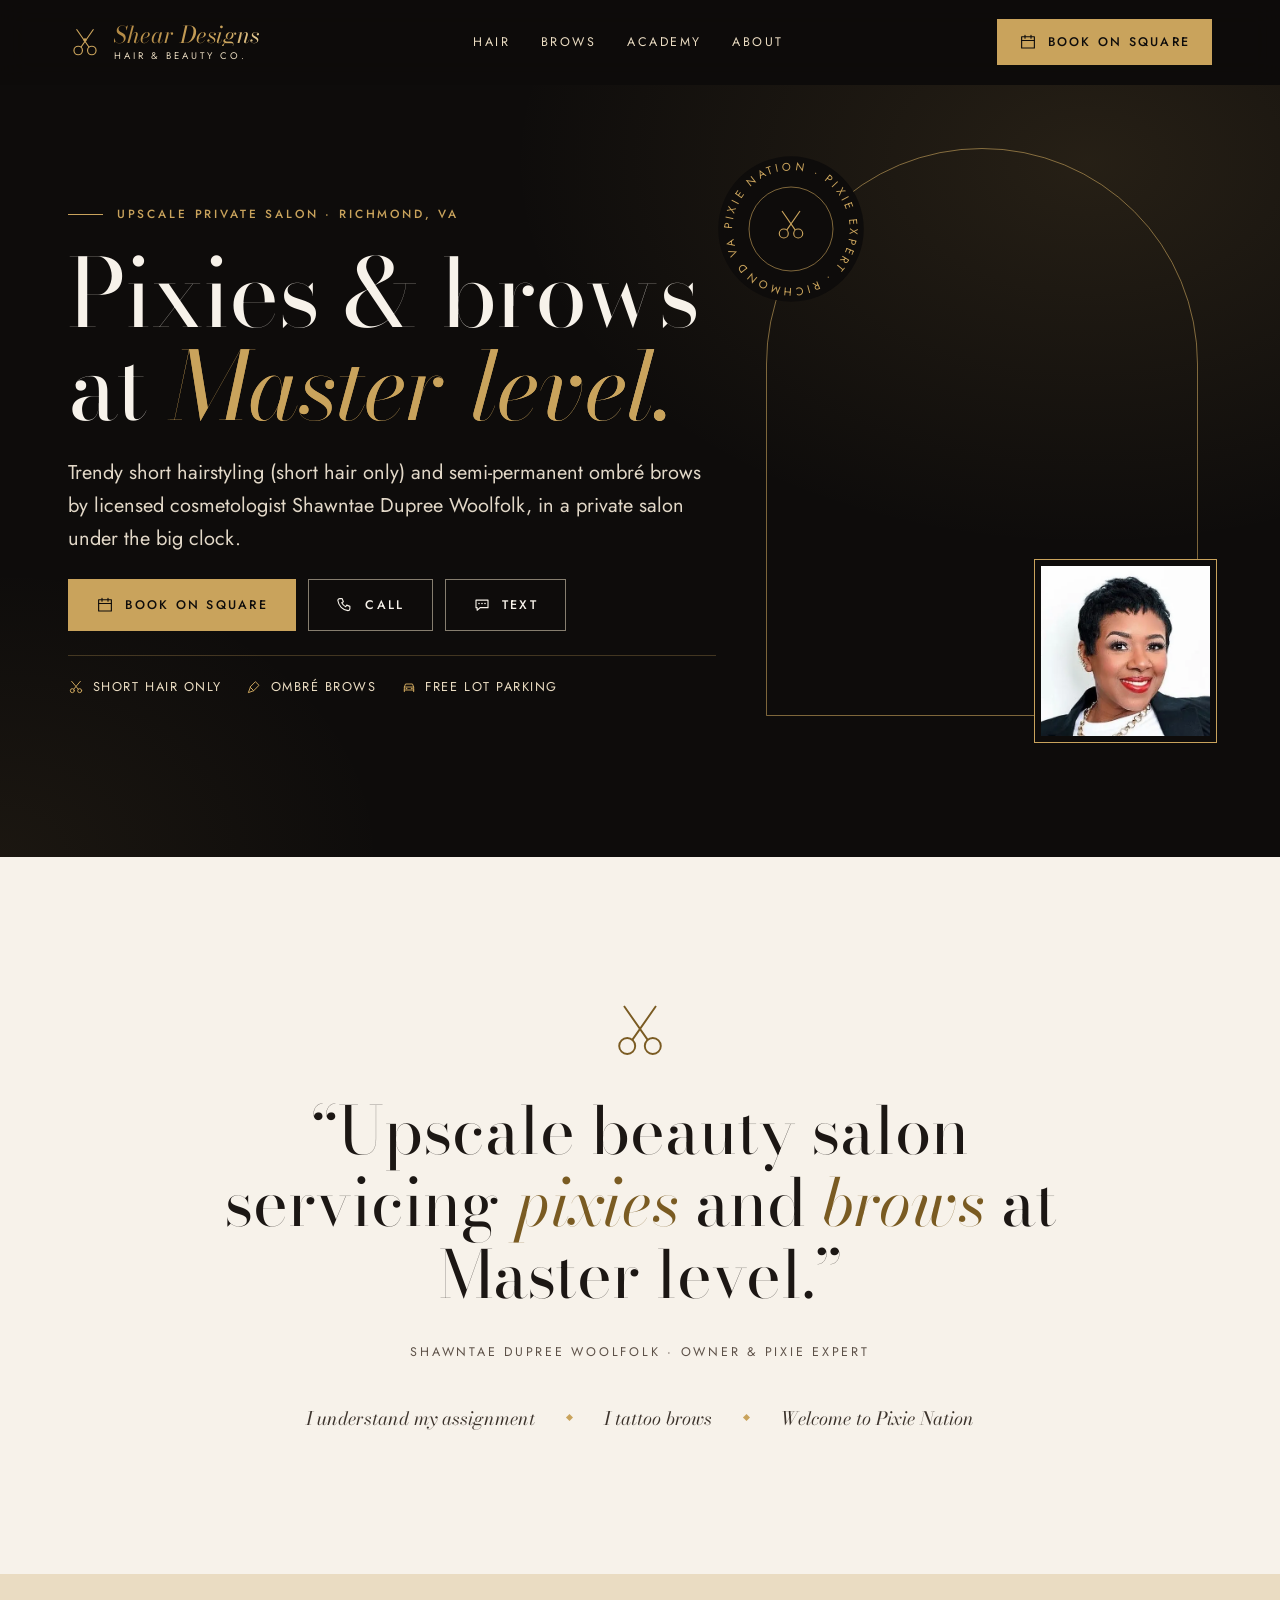
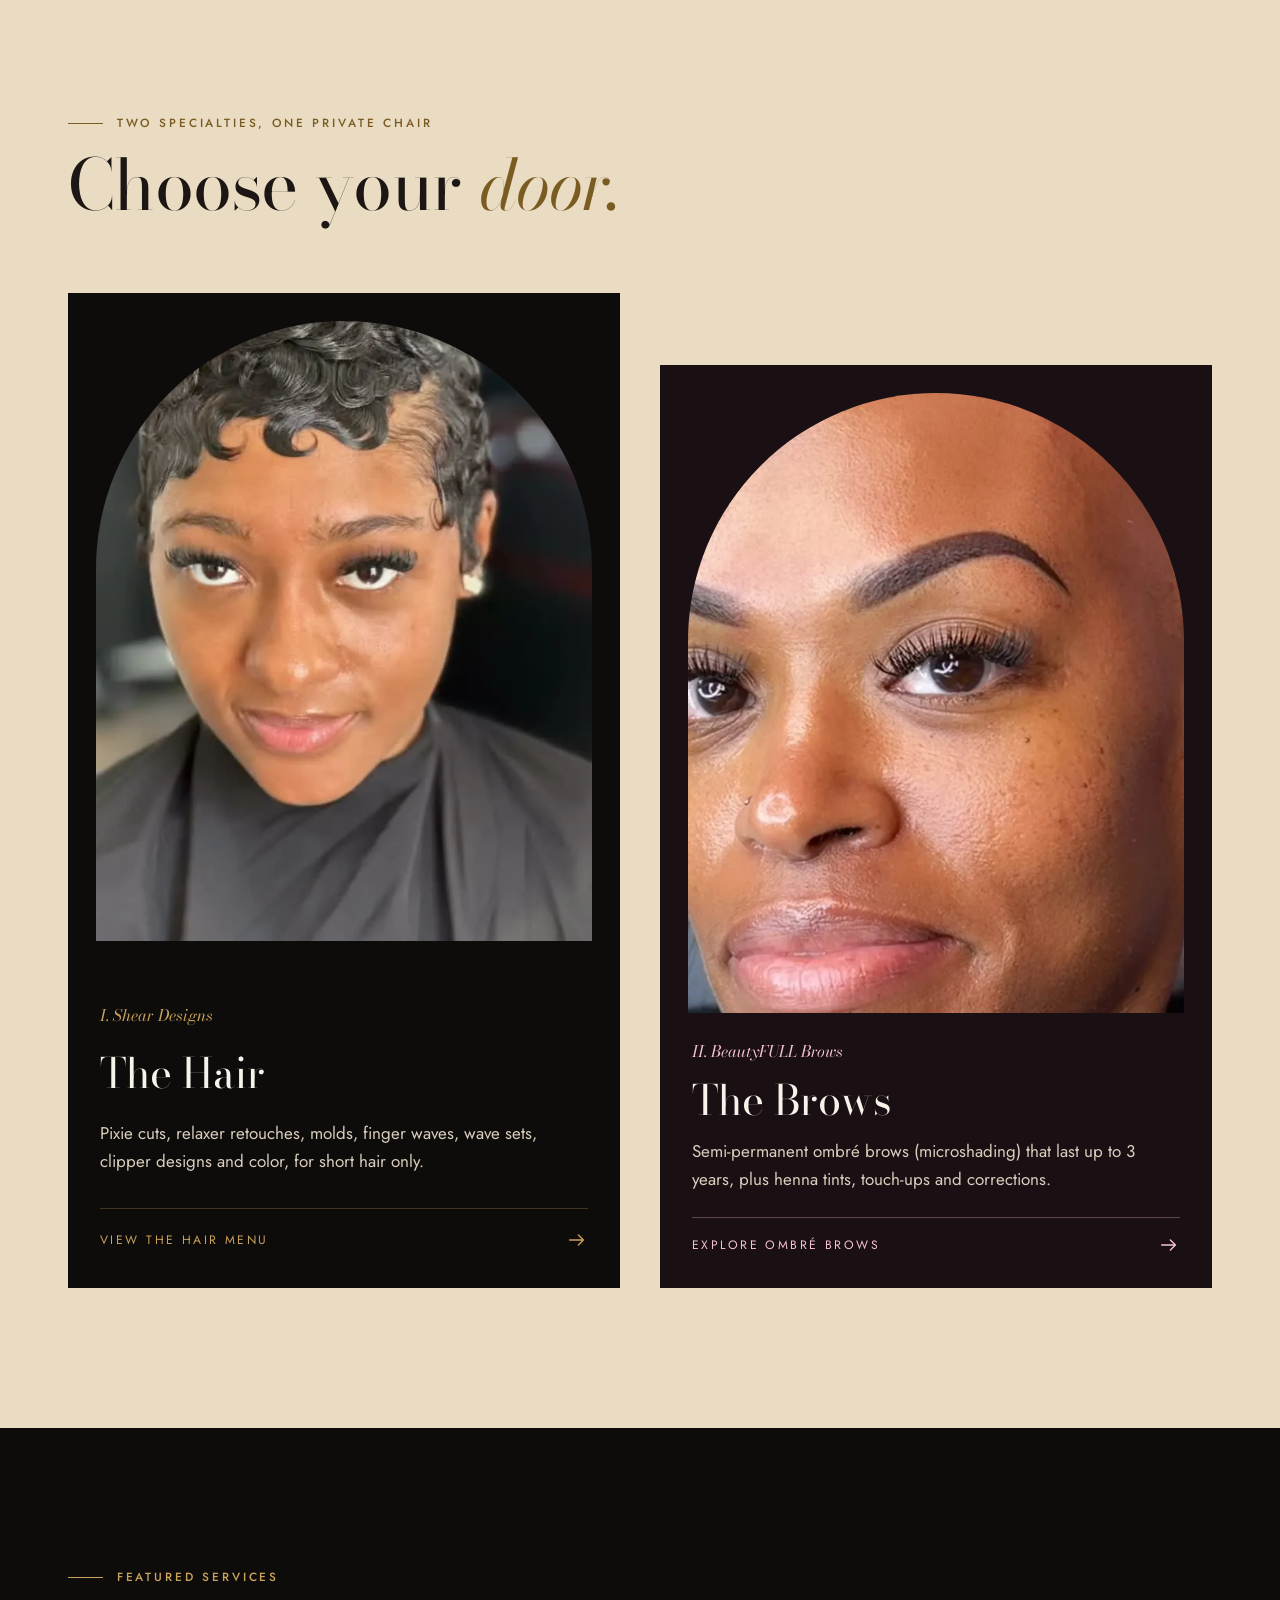
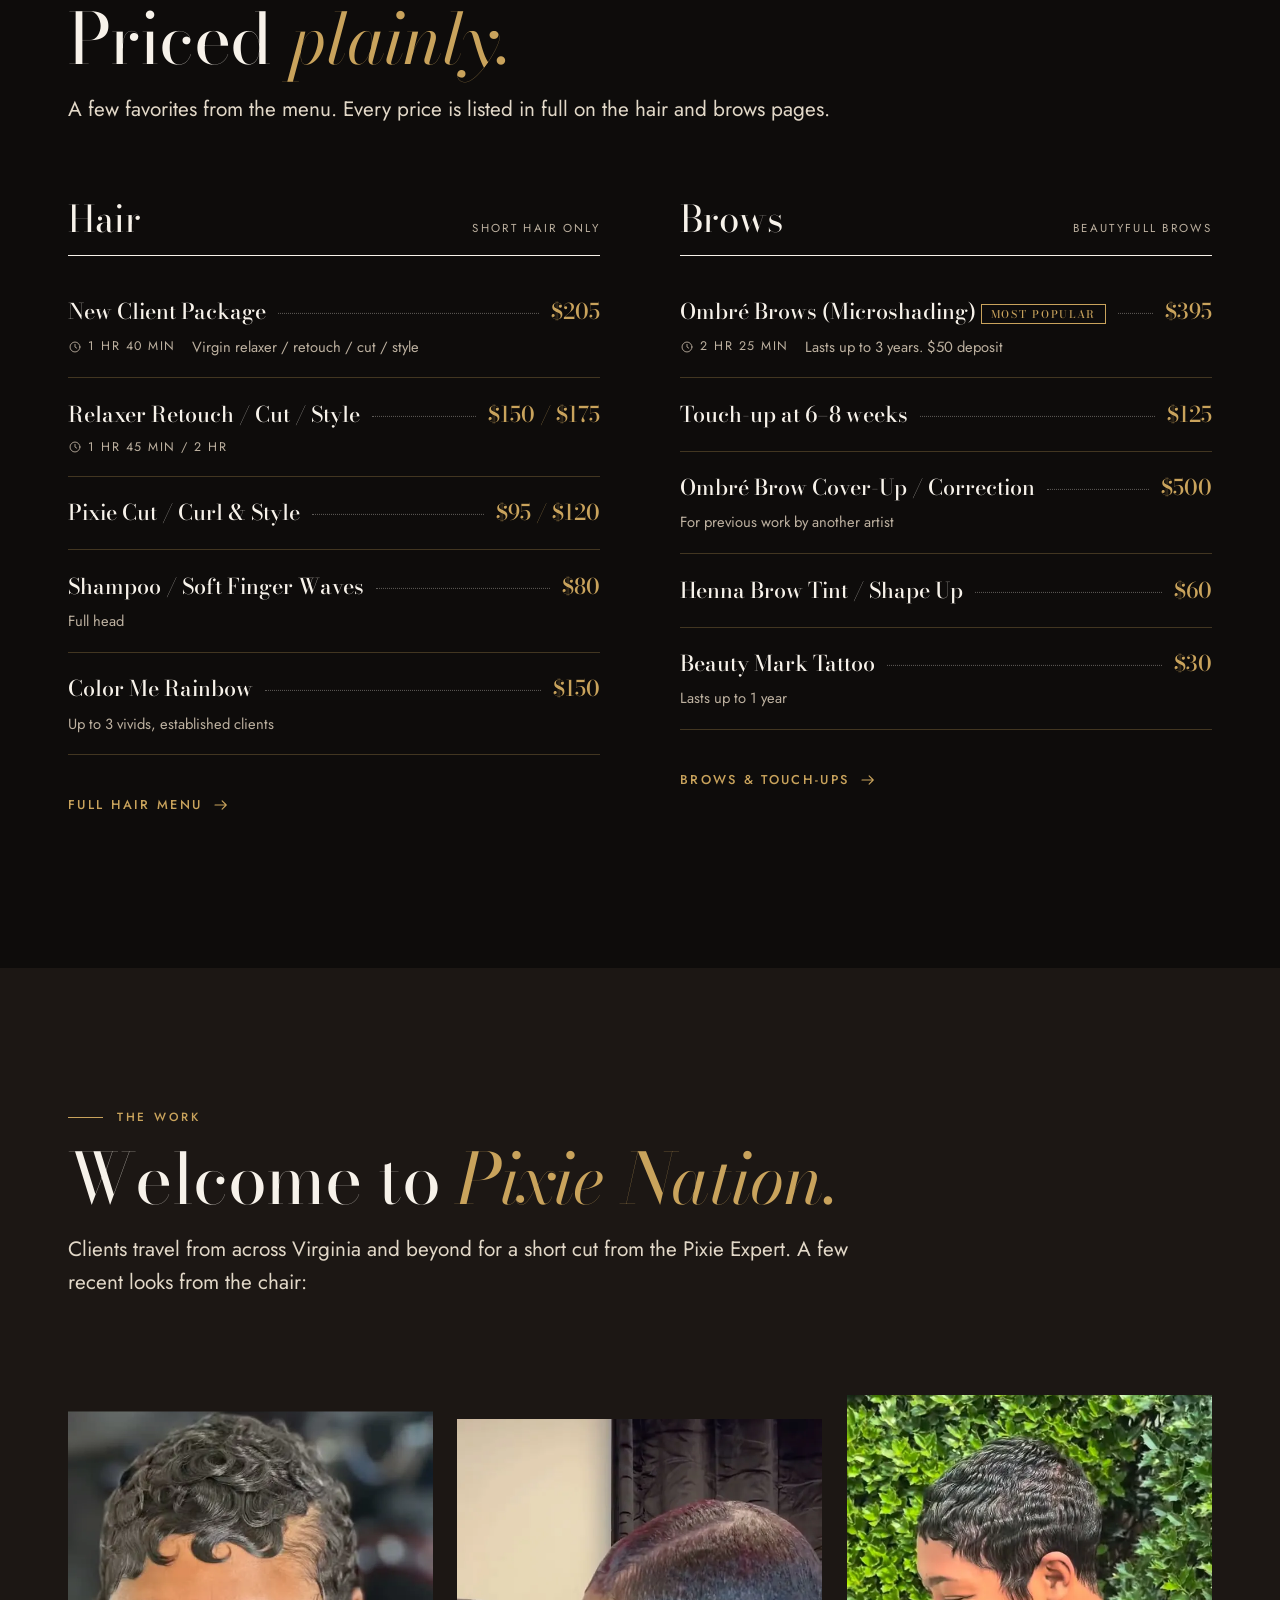
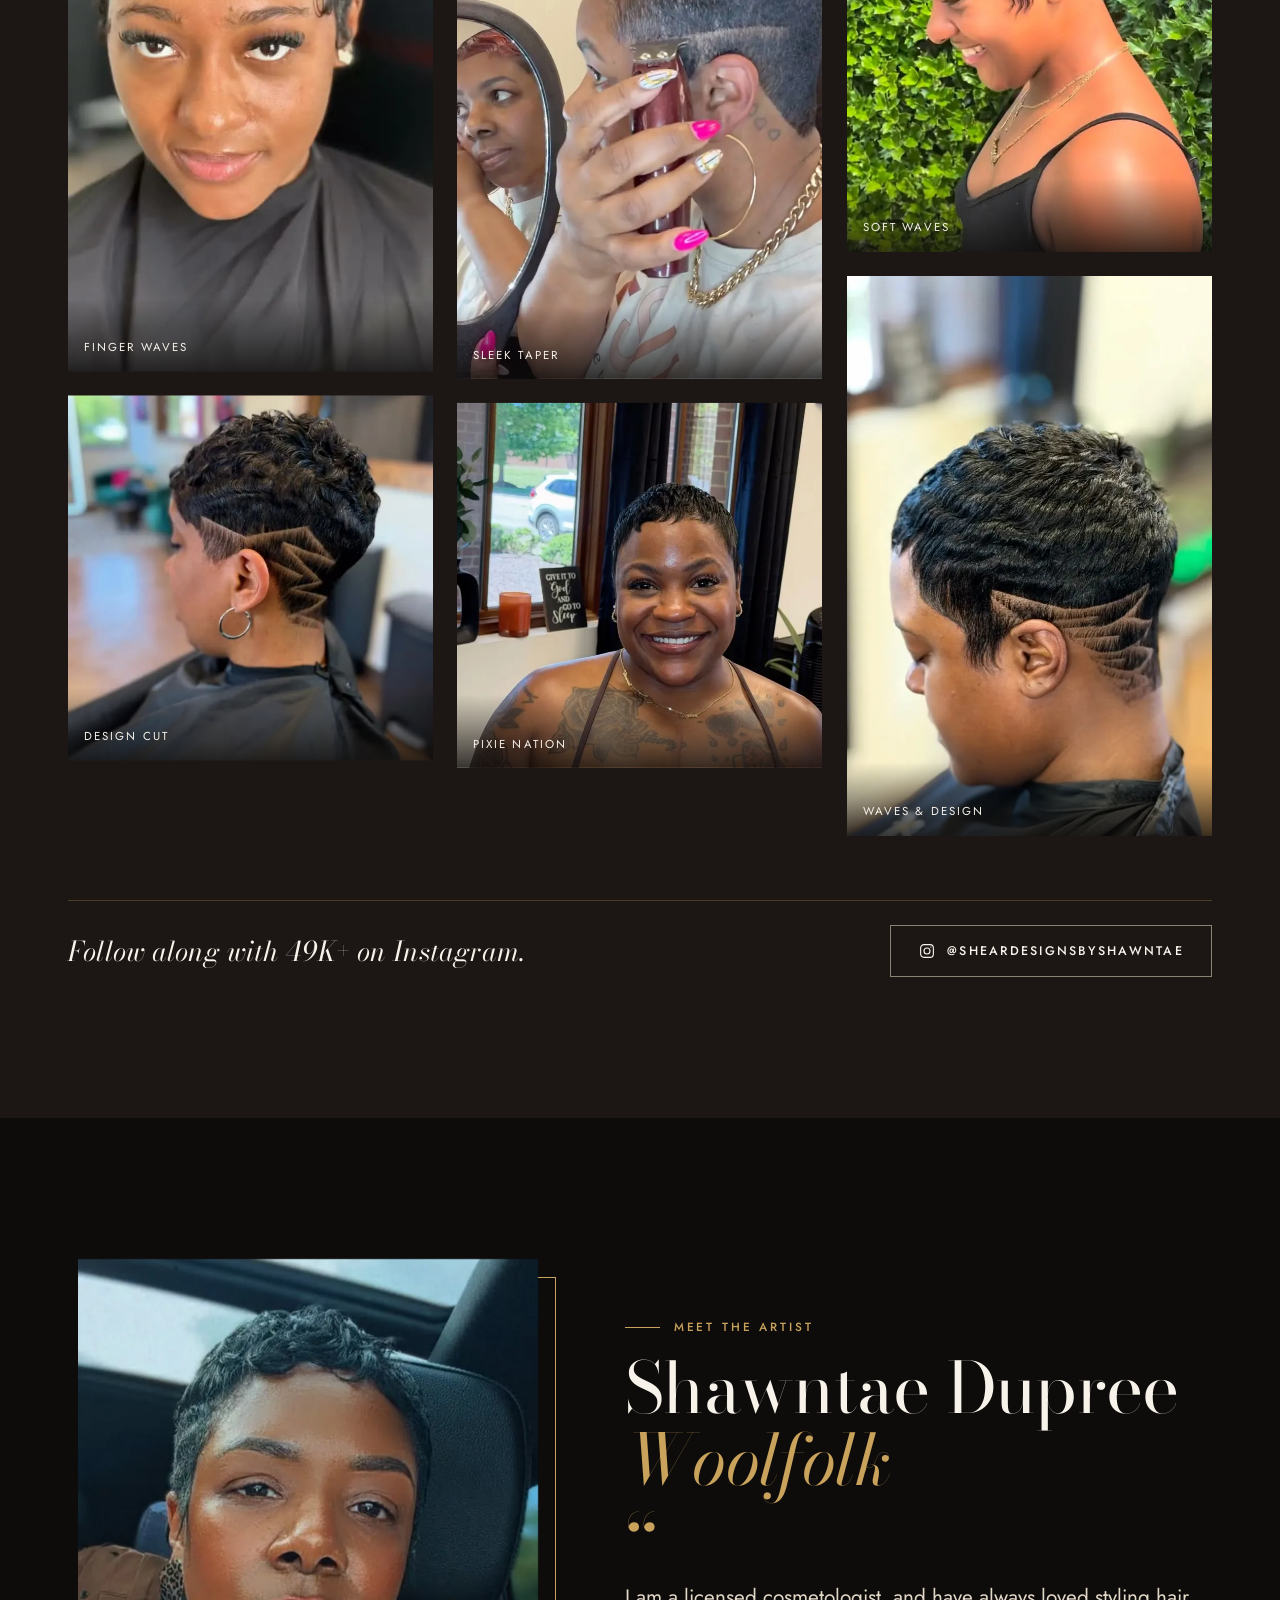
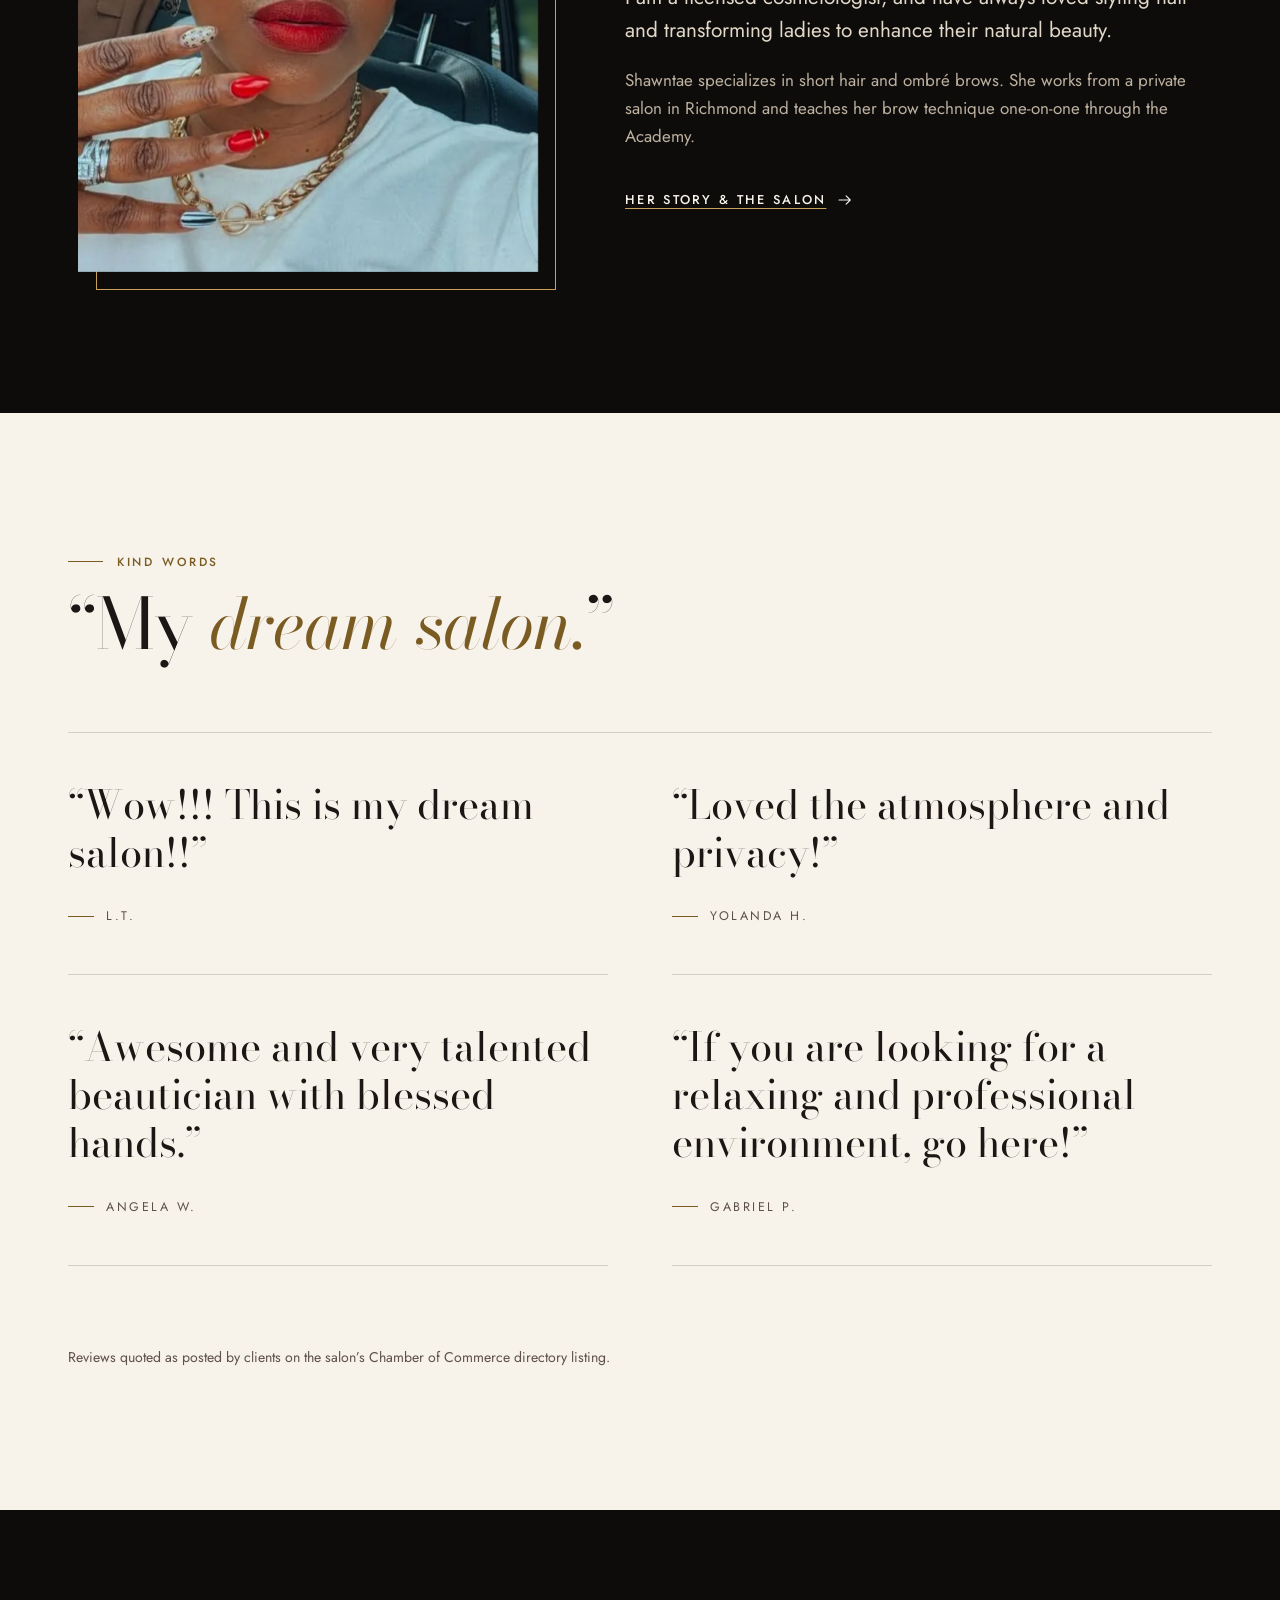
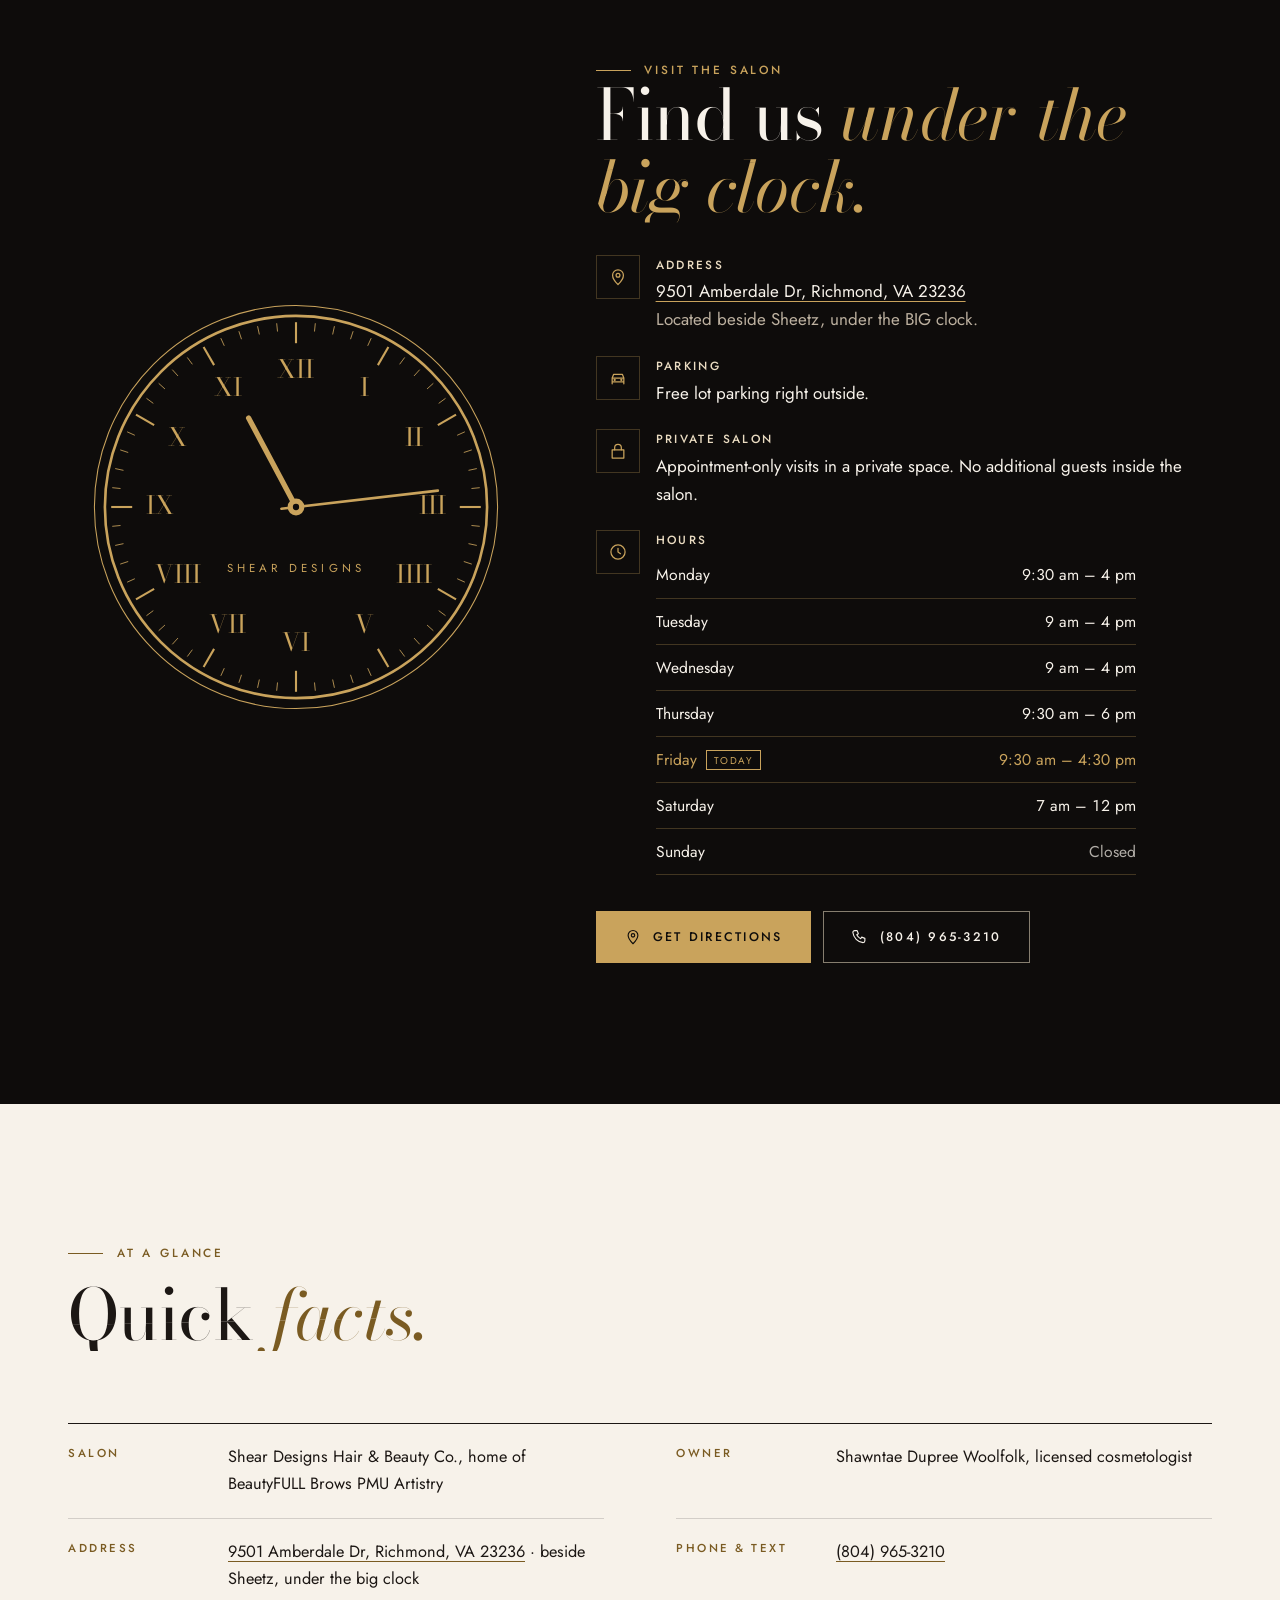
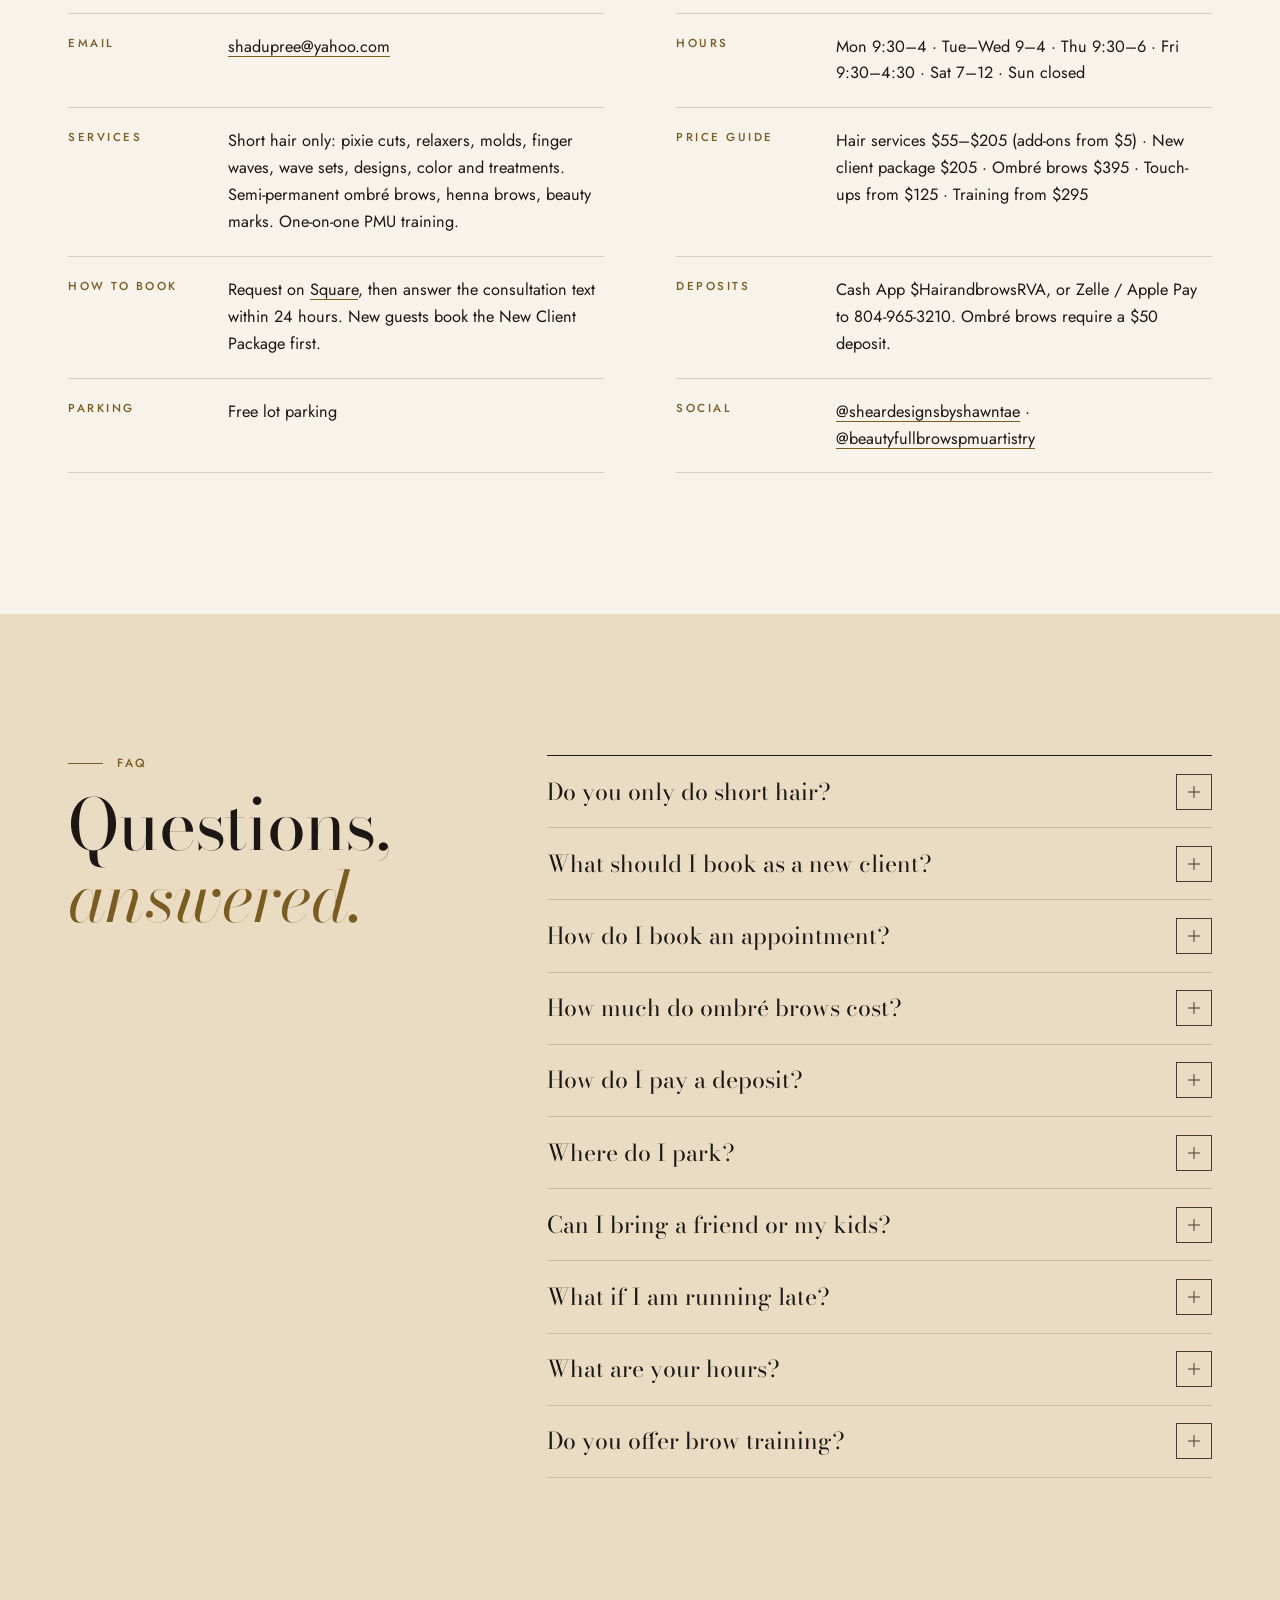
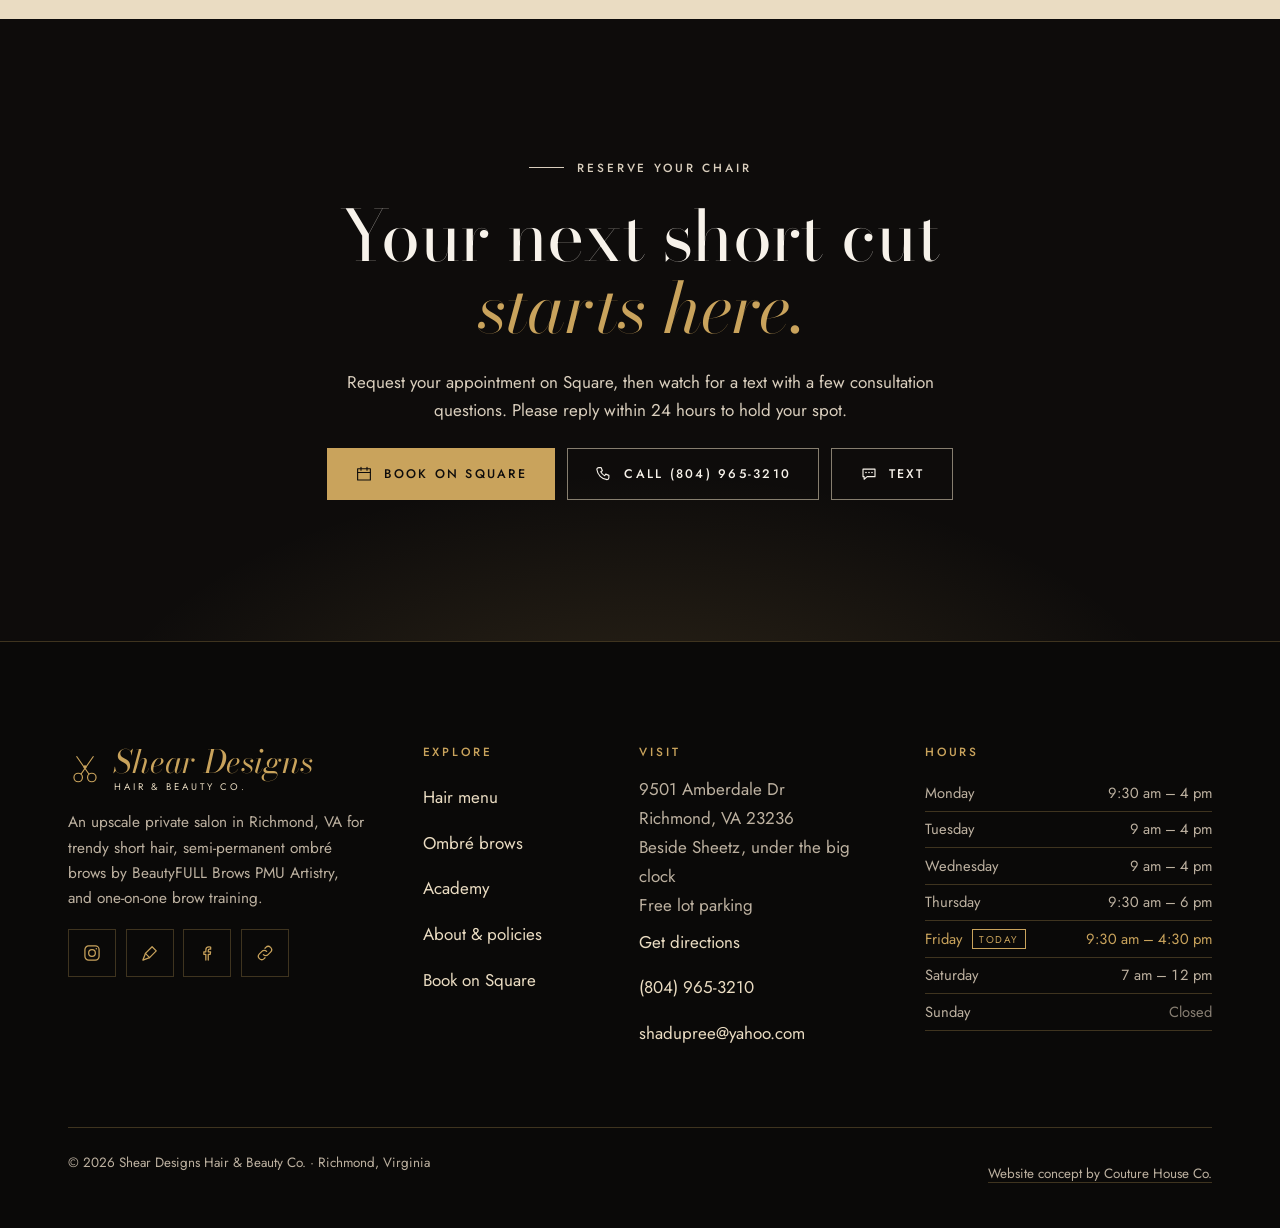
<file: index.html>
<!doctype html>
<html lang="en" class="no-js">
<head>
<meta charset="utf-8">
<meta name="viewport" content="width=device-width, initial-scale=1, viewport-fit=cover">
<title>Shear Designs | Pixie Cuts &amp; Ombré Brows in Richmond, VA</title>
<meta name="description" content="Upscale private salon in Richmond, VA for short hair and pixie cuts at Master level, plus BeautyFULL ombré brows. Book on Square.">
<link rel="canonical" href="https://shear-designs-website.netlify.app/">
<meta name="theme-color" content="#0e0c0b">
<meta name="format-detection" content="telephone=no">
<meta property="og:type" content="website">
<meta property="og:site_name" content="Shear Designs Hair &amp; Beauty Co.">
<meta property="og:title" content="Shear Designs | Pixie Cuts &amp; Ombré Brows in Richmond, VA">
<meta property="og:description" content="Upscale private salon in Richmond, VA for short hair and pixie cuts at Master level, plus BeautyFULL ombré brows. Book on Square.">
<meta property="og:url" content="https://shear-designs-website.netlify.app/">
<meta property="og:image" content="https://shear-designs-website.netlify.app/assets/img/og.jpg">
<meta property="og:image:width" content="1200">
<meta property="og:image:height" content="630">
<meta property="og:image:alt" content="Shear Designs Hair &amp; Beauty Co. - pixies and brows at Master level, Richmond, VA">
<meta property="og:locale" content="en_US">
<meta name="twitter:card" content="summary_large_image">
<meta name="twitter:title" content="Shear Designs | Pixie Cuts &amp; Ombré Brows in Richmond, VA">
<meta name="twitter:description" content="Upscale private salon in Richmond, VA for short hair and pixie cuts at Master level, plus BeautyFULL ombré brows. Book on Square.">
<meta name="twitter:image" content="https://shear-designs-website.netlify.app/assets/img/og.jpg">
<link rel="icon" href="favicon.svg" type="image/svg+xml">
<link rel="icon" href="favicon-32.png" sizes="32x32" type="image/png">
<link rel="apple-touch-icon" href="apple-touch-icon.png">
<link rel="manifest" href="site.webmanifest">
<link rel="preload" href="assets/fonts/bodoni-moda-latin-opsz-normal.woff2" as="font" type="font/woff2" crossorigin>
<link rel="stylesheet" href="assets/css/fonts.css?v=20260930b">
<link rel="stylesheet" href="assets/css/site.css?v=20260930b">
<script>document.documentElement.className=document.documentElement.className.replace('no-js','js');</script>
<script src="assets/js/site.js" defer></script>
<script type="application/ld+json">{"@context":"https://schema.org","@type":"BeautySalon","additionalType":"https://schema.org/HairSalon","@id":"https://shear-designs-website.netlify.app/#salon","name":"Shear Designs Hair & Beauty Co.","alternateName":["Shear Designs","Shear Designs Hair & Beauty Lounge","BeautyFULL Brows PMU Artistry"],"slogan":"Upscale Beauty Salon servicing pixies and brows at Master level.","description":"Upscale private beauty salon in Richmond, VA offering trendy short-hair-only styling, semi-permanent ombre brows (microshading) and one-on-one PMU training.","url":"https://shear-designs-website.netlify.app/","logo":"https://shear-designs-website.netlify.app/apple-touch-icon.png","image":["https://shear-designs-website.netlify.app/assets/img/og.jpg","https://shear-designs-website.netlify.app/assets/img/shawntae-portrait.webp"],"telephone":"+1-804-965-3210","email":"shadupree@yahoo.com","address":{"@type":"PostalAddress","streetAddress":"9501 Amberdale Dr","addressLocality":"Richmond","addressRegion":"VA","postalCode":"23236","addressCountry":"US"},"hasMap":"https://www.google.com/maps/search/?api=1&query=9501+Amberdale+Dr%2C+Richmond%2C+VA+23236","openingHoursSpecification":[{"@type":"OpeningHoursSpecification","dayOfWeek":"https://schema.org/Monday","opens":"09:30","closes":"16:00"},{"@type":"OpeningHoursSpecification","dayOfWeek":"https://schema.org/Tuesday","opens":"09:00","closes":"16:00"},{"@type":"OpeningHoursSpecification","dayOfWeek":"https://schema.org/Wednesday","opens":"09:00","closes":"16:00"},{"@type":"OpeningHoursSpecification","dayOfWeek":"https://schema.org/Thursday","opens":"09:30","closes":"18:00"},{"@type":"OpeningHoursSpecification","dayOfWeek":"https://schema.org/Friday","opens":"09:30","closes":"16:30"},{"@type":"OpeningHoursSpecification","dayOfWeek":"https://schema.org/Saturday","opens":"07:00","closes":"12:00"}],"areaServed":[{"@type":"City","name":"Richmond, VA"},{"@type":"AdministrativeArea","name":"Chesterfield County, VA"},{"@type":"State","name":"Virginia"}],"paymentAccepted":"Cash, Cash App, Zelle, Apple Pay","currenciesAccepted":"USD","founder":{"@type":"Person","@id":"https://shear-designs-website.netlify.app/about.html#shawntae","name":"Shawntae Dupree Woolfolk"},"sameAs":["https://www.instagram.com/sheardesignsbyshawntae/","https://www.instagram.com/beautyfullbrowspmuartistry/","https://www.facebook.com/ShearDesignsHairandBeautyLounge/","https://linktr.ee/Sheardesignsbeautyfullbrows"],"potentialAction":{"@type":"ReserveAction","target":{"@type":"EntryPoint","urlTemplate":"https://square.site/book/EBT7A2A8BXAZJ/shear-designs-hair-beautylounge-beautyfull-brows-pmu-artistry-richmond-va","actionPlatform":["https://schema.org/DesktopWebPlatform","https://schema.org/MobileWebPlatform"]},"result":{"@type":"Reservation","name":"Salon appointment"}},"amenityFeature":[{"@type":"LocationFeatureSpecification","name":"Free lot parking","value":true},{"@type":"LocationFeatureSpecification","name":"Private salon","value":true}],"hasOfferCatalog":{"@type":"OfferCatalog","name":"Salon services and training","itemListElement":[{"@type":"OfferCatalog","name":"Short hair services","itemListElement":[{"@type":"OfferCatalog","name":"New Client Package","itemListElement":[{"@type":"Offer","itemOffered":{"@type":"Service","name":"New Client Package — Virgin Relaxer / Retouch / Cut / Style","description":"Required first appointment for new guests. Duration 1 hr 40 min."},"priceCurrency":"USD","price":"205"}]},{"@type":"OfferCatalog","name":"Cuts, relaxers & styling","itemListElement":[{"@type":"Offer","itemOffered":{"@type":"Service","name":"Relaxer Retouch / Style"},"priceCurrency":"USD","price":"125"},{"@type":"Offer","itemOffered":{"@type":"Service","name":"Relaxer Retouch / Cut / Style"},"priceCurrency":"USD","priceSpecification":{"@type":"PriceSpecification","minPrice":150,"maxPrice":175,"priceCurrency":"USD"}},{"@type":"Offer","itemOffered":{"@type":"Service","name":"Virgin Relaxer / Cut / Style","description":"Established clients, 3+ months since last retouch"},"priceCurrency":"USD","price":"195"},{"@type":"Offer","itemOffered":{"@type":"Service","name":"Relaxer / Zonal Mold & Style","description":"Sides & back. $115 without cut, $145 with cut"},"priceCurrency":"USD","priceSpecification":{"@type":"PriceSpecification","minPrice":115,"maxPrice":145,"priceCurrency":"USD"}},{"@type":"Offer","itemOffered":{"@type":"Service","name":"Pixie Cut / Curl & Style"},"priceCurrency":"USD","priceSpecification":{"@type":"PriceSpecification","minPrice":95,"maxPrice":120,"priceCurrency":"USD"}},{"@type":"Offer","itemOffered":{"@type":"Service","name":"Cut – Shampoo & Mold","description":"No curl"},"priceCurrency":"USD","price":"75"},{"@type":"Offer","itemOffered":{"@type":"Service","name":"Shampoo / Wave Set & Curl","description":"Relaxer within 2 weeks; hair 3 inches or less"},"priceCurrency":"USD","price":"85"},{"@type":"Offer","itemOffered":{"@type":"Service","name":"Shampoo / Soft Finger Waves","description":"Full head"},"priceCurrency":"USD","price":"80"},{"@type":"Offer","itemOffered":{"@type":"Service","name":"Shampoo / Curl","description":"Includes steam"},"priceCurrency":"USD","priceSpecification":{"@type":"PriceSpecification","minPrice":55,"maxPrice":75,"priceCurrency":"USD"}},{"@type":"Offer","itemOffered":{"@type":"Service","name":"Shampoo / Mold Flat"},"priceCurrency":"USD","price":"60"},{"@type":"Offer","itemOffered":{"@type":"Service","name":"Cut / Edge Up / Nape","description":"Add-on"},"priceCurrency":"USD","price":"5"}]},{"@type":"OfferCatalog","name":"Color","itemListElement":[{"@type":"Offer","itemOffered":{"@type":"Service","name":"Semi-Permanent Color","description":"One color, add-on"},"priceCurrency":"USD","price":"35"},{"@type":"Offer","itemOffered":{"@type":"Service","name":"Demi Color","description":"Black or dark brown, with gloss"},"priceCurrency":"USD","price":"40"},{"@type":"Offer","itemOffered":{"@type":"Service","name":"Highlights","description":"Add-on"},"priceCurrency":"USD","priceSpecification":{"@type":"PriceSpecification","minPrice":50,"maxPrice":70,"priceCurrency":"USD"}},{"@type":"Offer","itemOffered":{"@type":"Service","name":"Color POP","description":"Add-on for established clients"},"priceCurrency":"USD","price":"95"},{"@type":"Offer","itemOffered":{"@type":"Service","name":"Color Me Rainbow","description":"Package: up to 3 vivids, +$30 each additional color. Established clients"},"priceCurrency":"USD","price":"150"}]},{"@type":"OfferCatalog","name":"Treatments & add-ons","itemListElement":[{"@type":"Offer","itemOffered":{"@type":"Service","name":"Undercut / Designs"},"priceCurrency":"USD","price":"15"},{"@type":"Offer","itemOffered":{"@type":"Service","name":"“Keep Me Healthy” Deep Conditioner"},"priceCurrency":"USD","price":"15"},{"@type":"Offer","itemOffered":{"@type":"Service","name":"Stimulating Scalp Treatment / Detox"},"priceCurrency":"USD","price":"20"},{"@type":"Offer","itemOffered":{"@type":"Service","name":"Protein Treatment / Deep Condition"},"priceCurrency":"USD","price":"25"},{"@type":"Offer","itemOffered":{"@type":"Service","name":"Hair Loss / Thinning Consultation","description":"Only if recommended"},"priceCurrency":"USD","price":"30"}]}]},{"@type":"OfferCatalog","name":"BeautyFULL Brows PMU services","itemListElement":[{"@type":"Offer","itemOffered":{"@type":"Service","name":"Ombré Brows (Microshading)","description":"Lasts up to 3 years. $50 deposit"},"priceCurrency":"USD","price":"395"},{"@type":"Offer","itemOffered":{"@type":"Service","name":"Ombré Brow Cover-Up / Correction","description":"Required for brows previously tattooed by another artist. $50 deposit"},"priceCurrency":"USD","price":"500"},{"@type":"Offer","itemOffered":{"@type":"Service","name":"Henna Brow Tint / Shape Up"},"priceCurrency":"USD","price":"60"},{"@type":"Offer","itemOffered":{"@type":"Service","name":"Beauty Mark Tattoo","description":"Lasts up to 1 year"},"priceCurrency":"USD","price":"30"},{"@type":"Offer","itemOffered":{"@type":"Service","name":"Patch Test"},"priceCurrency":"USD","price":"10"},{"@type":"Offer","itemOffered":{"@type":"Service","name":"Ombre brow touch-up, 6–8 weeks"},"priceCurrency":"USD","price":"125"},{"@type":"Offer","itemOffered":{"@type":"Service","name":"Ombre brow touch-up, 8–10 weeks"},"priceCurrency":"USD","price":"145"},{"@type":"Offer","itemOffered":{"@type":"Service","name":"Ombre brow touch-up, 9–12 weeks (lapsed)"},"priceCurrency":"USD","price":"160"},{"@type":"Offer","itemOffered":{"@type":"Service","name":"Ombre brow touch-up, 12–16 weeks"},"priceCurrency":"USD","price":"175"},{"@type":"Offer","itemOffered":{"@type":"Service","name":"Ombre brow touch-up, 16–20 weeks"},"priceCurrency":"USD","price":"195"},{"@type":"Offer","itemOffered":{"@type":"Service","name":"Annual touch-up / color boost","description":"Ombre brow touch-up"},"priceCurrency":"USD","price":"250"},{"@type":"Offer","itemOffered":{"@type":"Service","name":"2-year touch-up","description":"Ombre brow touch-up"},"priceCurrency":"USD","price":"320"},{"@type":"Offer","itemOffered":{"@type":"Service","name":"3-year touch-up","description":"Ombre brow touch-up"},"priceCurrency":"USD","price":"360"}]},{"@type":"OfferCatalog","name":"Private one-on-one PMU training","itemListElement":[{"@type":"Offer","itemOffered":{"@type":"Course","name":"Microshading (Ombre) or Microblading Training, 1-Day","description":"Private one-on-one course, 9:30 am to 4:30 pm.","provider":{"@id":"https://shear-designs-website.netlify.app/#salon"}},"priceCurrency":"USD","price":"1095"},{"@type":"Offer","itemOffered":{"@type":"Course","name":"Microshading (Ombre) or Microblading Training, 2-Day","description":"Private one-on-one course; day 2 on a live model, 10 am to 2 pm.","provider":{"@id":"https://shear-designs-website.netlify.app/#salon"}},"priceCurrency":"USD","price":"1695"},{"@type":"Offer","itemOffered":{"@type":"Course","name":"Refresher Course","description":"For students whose intro course was within the last 24 months. Prior students receive $50 off.","provider":{"@id":"https://shear-designs-website.netlify.app/#salon"}},"priceCurrency":"USD","price":"695"},{"@type":"Offer","itemOffered":{"@type":"Course","name":"Eyebrow Mapping","description":"Kit included. $75 deposit. Add a live model for +$50 and one additional hour.","provider":{"@id":"https://shear-designs-website.netlify.app/#salon"}},"priceCurrency":"USD","price":"375"},{"@type":"Offer","itemOffered":{"@type":"Course","name":"Henna Brow Tint","description":"Henna brow tint training. $345 when the course includes a live model.","provider":{"@id":"https://shear-designs-website.netlify.app/#salon"}},"priceCurrency":"USD","price":"295"},{"@type":"Offer","itemOffered":{"@type":"Course","name":"Brow Model Day","description":"A dedicated day of model practice for previous students.","provider":{"@id":"https://shear-designs-website.netlify.app/#salon"}},"priceCurrency":"USD","price":"300"}]}]}}</script>
<script type="application/ld+json">{"@context":"https://schema.org","@type":"WebSite","@id":"https://shear-designs-website.netlify.app/#website","url":"https://shear-designs-website.netlify.app/","name":"Shear Designs Hair & Beauty Co.","publisher":{"@id":"https://shear-designs-website.netlify.app/#salon"},"inLanguage":"en-US"}</script>
<script type="application/ld+json">{"@context":"https://schema.org","@type":"FAQPage","mainEntity":[{"@type":"Question","name":"Do you only do short hair?","acceptedAnswer":{"@type":"Answer","text":"Yes. Shear Designs is a short-hair-only salon: pixie cuts, relaxer retouches, molds, finger waves, wave sets, designs and color for short styles. Long hair services are not offered."}},{"@type":"Question","name":"What should I book as a new client?","acceptedAnswer":{"@type":"Answer","text":"New guests start with the New Client Package (Virgin Relaxer / Retouch / Cut / Style), $205, about 1 hr 40 min. A camouflage cut for thinning hair may add $40. Clients with permanent color cannot be accepted for this package."}},{"@type":"Question","name":"How do I book an appointment?","acceptedAnswer":{"@type":"Answer","text":"Request your time on Square. After you request, you will get a text with consultation questions; reply within 24 hours to keep your appointment request active."}},{"@type":"Question","name":"How much do ombré brows cost?","acceptedAnswer":{"@type":"Answer","text":"Ombré brows (microshading) are $395, take about 2 hr 25 min and last up to 3 years. A $50 deposit is required. See the brows page for touch-up pricing."}},{"@type":"Question","name":"How do I pay a deposit?","acceptedAnswer":{"@type":"Answer","text":"Deposits can be sent by Cash App to $HairandbrowsRVA, or by Zelle or Apple Pay to 804-965-3210."}},{"@type":"Question","name":"Where do I park?","acceptedAnswer":{"@type":"Answer","text":"There is free lot parking at the salon, at 9501 Amberdale Dr, Richmond, VA 23236, beside Sheetz and under the big clock."}},{"@type":"Question","name":"Can I bring a friend or my kids?","acceptedAnswer":{"@type":"Answer","text":"No. It is a private salon and no guests are allowed inside, so please come to your appointment alone."}},{"@type":"Question","name":"What if I am running late?","acceptedAnswer":{"@type":"Answer","text":"There is a 10-minute grace period if you let the salon know you are running late. Without notice, a late appointment is cancelled as a no-show."}},{"@type":"Question","name":"What are your hours?","acceptedAnswer":{"@type":"Answer","text":"Monday 9:30 am to 4 pm, Tuesday and Wednesday 9 am to 4 pm, Thursday 9:30 am to 6 pm, Friday 9:30 am to 4:30 pm, Saturday 7 am to 12 pm. Closed Sunday."}},{"@type":"Question","name":"Do you offer brow training?","acceptedAnswer":{"@type":"Answer","text":"Yes. Shawntae teaches private one-on-one Microshading (Ombré) and Microblading courses, from $1,095 for a 1-day class. Details are on the Academy page."}}]}</script>
</head>
<body class="">
<a class="skip" href="#main">Skip to content</a>
<header class="hdr" data-hdr>
  <div class="wrap hdr__in">
    <a class="brand" href="index.html" aria-current="page">
      <svg class="brand__mark" viewBox="0 0 40 40" fill="none" stroke="currentColor" stroke-width="1.4" aria-hidden="true" focusable="false"><circle cx="12" cy="30" r="5"/><circle cx="28" cy="30" r="5"/><path d="M15.2 26.2 30 5M24.8 26.2 10 5"/><circle cx="20" cy="17.5" r="1.2" fill="currentColor"/></svg>
      <span class="brand__txt"><span class="brand__name foil">Shear Designs</span><span class="brand__sub">Hair &amp; Beauty Co.</span></span>
    </a>
    <nav class="nav" aria-label="Primary"><ul><li><a href="hair.html">Hair</a></li><li><a href="brows.html">Brows</a></li><li><a href="academy.html">Academy</a></li><li><a href="about.html">About</a></li></ul></nav>
    <a class="btn btn--gilt hdr__cta" href="https://square.site/book/EBT7A2A8BXAZJ/shear-designs-hair-beautylounge-beautyfull-brows-pmu-artistry-richmond-va" rel="noopener"><svg viewBox="0 0 24 24" fill="none" stroke="currentColor" stroke-width="1.5" stroke-linecap="round" stroke-linejoin="round" aria-hidden="true" focusable="false"><rect x="3.5" y="5" width="17" height="15"/><path d="M3.5 10h17M8 3v4M16 3v4"/></svg>Book on Square</a>
    <button class="menu-btn" type="button" aria-expanded="false" aria-controls="mnav"><span class="sr-only">Open menu</span><span class="menu-btn__bars" aria-hidden="true"></span></button>
  </div>
</header>
<div class="mnav" id="mnav" hidden>
    <nav aria-label="Mobile"><ul class="mnav__links"><li><a href="index.html" aria-current="page">Home <span>Start here</span></a></li><li><a href="hair.html">Hair <span>Short hair menu</span></a></li><li><a href="brows.html">Brows <span>BeautyFULL Brows</span></a></li><li><a href="academy.html">Academy <span>PMU training</span></a></li><li><a href="about.html">About <span>Shawntae &amp; visit</span></a></li></ul></nav>
    <div class="btns"><a class="btn btn--gilt" href="https://square.site/book/EBT7A2A8BXAZJ/shear-designs-hair-beautylounge-beautyfull-brows-pmu-artistry-richmond-va" rel="noopener"><svg viewBox="0 0 24 24" fill="none" stroke="currentColor" stroke-width="1.5" stroke-linecap="round" stroke-linejoin="round" aria-hidden="true" focusable="false"><rect x="3.5" y="5" width="17" height="15"/><path d="M3.5 10h17M8 3v4M16 3v4"/></svg>Book on Square</a><a class="btn btn--line" href="tel:+18049653210"><svg viewBox="0 0 24 24" fill="none" stroke="currentColor" stroke-width="1.5" stroke-linecap="round" stroke-linejoin="round" aria-hidden="true" focusable="false"><path d="M5 3.5h3.2l1.6 4.2-2.1 1.4a11 11 0 0 0 5.2 5.2l1.4-2.1 4.2 1.6V17a2.5 2.5 0 0 1-2.5 2.5A15.5 15.5 0 0 1 2.5 6 2.5 2.5 0 0 1 5 3.5z"/></svg>Call</a><a class="btn btn--line" href="sms:+18049653210"><svg viewBox="0 0 24 24" fill="none" stroke="currentColor" stroke-width="1.5" stroke-linecap="round" stroke-linejoin="round" aria-hidden="true" focusable="false"><path d="M4 5.5h16v10H9.5L5.5 19v-3.5H4z"/><path d="M8 10h.01M12 10h.01M16 10h.01" stroke-width="2.2"/></svg>Text</a></div>
    <div class="mnav__meta"><span>9501 Amberdale Dr, Richmond, VA 23236</span><span>Beside Sheetz, under the big clock</span><a href="tel:+18049653210">(804) 965-3210</a></div>
</div>

<main id="main">
<section class="hero" aria-labelledby="hero-title">
  <div class="wrap hero__grid">
    <div class="hero__copy">
      <p class="eyebrow rv">Upscale private salon &middot; Richmond, VA</p>
      <h1 id="hero-title" class="hero__title"><span class="line">Pixies &amp; brows</span> <span class="line">at <em class="foil">Master level.</em></span></h1>
      <p class="hero__lede rv" style="--d:.15s">Trendy short hairstyling (short hair only) and semi-permanent ombr&eacute; brows by licensed cosmetologist Shawntae Dupree Woolfolk, in a private salon under the big clock.</p>
      <div class="btns rv" style="--d:.25s"><a class="btn btn--gilt" href="https://square.site/book/EBT7A2A8BXAZJ/shear-designs-hair-beautylounge-beautyfull-brows-pmu-artistry-richmond-va" rel="noopener"><svg viewBox="0 0 24 24" fill="none" stroke="currentColor" stroke-width="1.5" stroke-linecap="round" stroke-linejoin="round" aria-hidden="true" focusable="false"><rect x="3.5" y="5" width="17" height="15"/><path d="M3.5 10h17M8 3v4M16 3v4"/></svg>Book on Square</a><a class="btn btn--line" href="tel:+18049653210"><svg viewBox="0 0 24 24" fill="none" stroke="currentColor" stroke-width="1.5" stroke-linecap="round" stroke-linejoin="round" aria-hidden="true" focusable="false"><path d="M5 3.5h3.2l1.6 4.2-2.1 1.4a11 11 0 0 0 5.2 5.2l1.4-2.1 4.2 1.6V17a2.5 2.5 0 0 1-2.5 2.5A15.5 15.5 0 0 1 2.5 6 2.5 2.5 0 0 1 5 3.5z"/></svg>Call</a><a class="btn btn--line" href="sms:+18049653210"><svg viewBox="0 0 24 24" fill="none" stroke="currentColor" stroke-width="1.5" stroke-linecap="round" stroke-linejoin="round" aria-hidden="true" focusable="false"><path d="M4 5.5h16v10H9.5L5.5 19v-3.5H4z"/><path d="M8 10h.01M12 10h.01M16 10h.01" stroke-width="2.2"/></svg>Text</a></div>
      <ul class="hero__facts rv" style="--d:.35s"><li><svg viewBox="0 0 24 24" fill="none" stroke="currentColor" stroke-width="1.5" stroke-linecap="round" stroke-linejoin="round" aria-hidden="true" focusable="false"><circle cx="6.5" cy="17.5" r="3"/><circle cx="17.5" cy="17.5" r="3"/><path d="M8.6 15.3 18.5 3.5M15.4 15.3 5.5 3.5"/></svg>Short hair only</li><li><svg viewBox="0 0 24 24" fill="none" stroke="currentColor" stroke-width="1.5" stroke-linecap="round" stroke-linejoin="round" aria-hidden="true" focusable="false"><path d="M14.5 4.5l5 5-8 8-5-5z"/><path d="M6.5 12.5 3.5 20.5l8-3"/></svg>Ombr&eacute; brows</li><li><svg viewBox="0 0 24 24" fill="none" stroke="currentColor" stroke-width="1.5" stroke-linecap="round" stroke-linejoin="round" aria-hidden="true" focusable="false"><path d="M5 16.5V12l1.8-4.5h10.4L19 12v4.5M5 16.5h14M5 16.5V19M19 16.5V19M5 12h14"/><circle cx="8" cy="14.3" r=".6"/><circle cx="16" cy="14.3" r=".6"/></svg>Free lot parking</li></ul>
    </div>
    <div class="hero__media">
      <span class="hero__frame" aria-hidden="true"></span>
      <figure class="hero__arch rv-mask"><img src="assets/img/shawntae-with-client.webp" alt="Shawntae Dupree Woolfolk styling a smiling client wearing a black and gold Shear Designs cape" width="720" height="1280" fetchpriority="high" decoding="async"></figure>
      <figure class="hero__inset rv" style="--d:.4s"><img src="assets/img/shawntae-portrait.webp" alt="Portrait of Shawntae Dupree Woolfolk, owner of Shear Designs, with a sleek black pixie and red lipstick" width="403" height="403" loading="lazy" decoding="async"></figure>
      <div class="hero__seal" aria-hidden="true"><svg viewBox="0 0 200 200"><defs><path id="sealpath" d="M100 100m-78 0a78 78 0 1 1 156 0a78 78 0 1 1-156 0"/></defs>
<circle cx="100" cy="100" r="97" fill="#0e0c0b"/><g class="seal-spin"><text font-family="Jost, Futura, sans-serif" font-size="15" letter-spacing="4.4" fill="currentColor"><textPath href="#sealpath">PIXIE NATION &#183; PIXIE EXPERT &#183; RICHMOND VA &#183; </textPath></text></g>
<circle cx="100" cy="100" r="56" fill="none" stroke="currentColor" stroke-width=".8"/>
<g transform="translate(76 70) scale(1.2)" fill="none" stroke="currentColor" stroke-width="1.3"><circle cx="12" cy="30" r="5"/><circle cx="28" cy="30" r="5"/><path d="M15.2 26.2 30 5M24.8 26.2 10 5"/></g></svg></div>
    </div>
  </div>
</section>

<section class="sec sec--ivory statement" aria-label="In her words">
  <div class="wrap">
    <svg class="shears" viewBox="0 0 40 40" fill="none" stroke="currentColor" stroke-width="1.2" aria-hidden="true"><circle cx="12" cy="30" r="5"/><circle cx="28" cy="30" r="5"/><path d="M15.2 26.2 30 5M24.8 26.2 10 5"/></svg>
    <figure class="rv">
      <blockquote><p>&ldquo;Upscale beauty salon servicing <em>pixies</em> and <em>brows</em> at Master level.&rdquo;</p></blockquote>
      <figcaption>Shawntae Dupree Woolfolk &middot; Owner &amp; Pixie Expert</figcaption>
    </figure>
    <ul class="statement__lines rv" style="--d:.15s"><li>I understand my assignment</li><li>I tattoo brows</li><li>Welcome to Pixie Nation</li></ul>
  </div>
</section>

<section class="sec sec--champ" aria-labelledby="doors-title">
  <div class="wrap">
    <div class="head"><p class="eyebrow">Two specialties, one private chair</p><h2 class="cut" id="doors-title">Choose your <em>door.</em></h2></div>
    <div class="doors">
      <a class="door rv" href="hair.html">
        <div class="door__img"><img src="assets/img/pixie-finger-waves.webp" alt="Pixie cut with glossy finger waves styled at Shear Designs" width="640" height="1136" loading="lazy" decoding="async"></div>
        <div class="door__body"><span class="door__num">I. Shear Designs</span><h3>The Hair</h3><p>Pixie cuts, relaxer retouches, molds, finger waves, wave sets, clipper designs and color, for short hair only.</p><span class="door__go">View the hair menu <svg viewBox="0 0 24 24" fill="none" stroke="currentColor" stroke-width="1.5" stroke-linecap="round" stroke-linejoin="round" aria-hidden="true" focusable="false"><path d="M4 12h15M13.5 6.5 19 12l-5.5 5.5"/></svg></span></div>
      </a>
      <a class="door door--brows rv" style="--d:.12s" href="brows.html">
        <div class="door__img"><img src="assets/img/ombre-brows-result-3.webp" alt="Close-up of soft, defined ombre powder brows on a smiling client" width="720" height="1280" loading="lazy" decoding="async"></div>
        <div class="door__body"><span class="door__num">II. BeautyFULL Brows</span><h3>The Brows</h3><p>Semi-permanent ombr&eacute; brows (microshading) that last up to 3 years, plus henna tints, touch-ups and corrections.</p><span class="door__go">Explore ombr&eacute; brows <svg viewBox="0 0 24 24" fill="none" stroke="currentColor" stroke-width="1.5" stroke-linecap="round" stroke-linejoin="round" aria-hidden="true" focusable="false"><path d="M4 12h15M13.5 6.5 19 12l-5.5 5.5"/></svg></span></div>
      </a>
    </div>
  </div>
</section>

<section class="sec sec--noir" aria-labelledby="menu-title">
  <div class="wrap">
    <div class="head"><p class="eyebrow">Featured services</p><h2 class="cut" id="menu-title">Priced <em>plainly.</em></h2><p class="lede">A few favorites from the menu. Every price is listed in full on the hair and brows pages.</p></div>
    <div class="feat">
      <div class="feat__col rv"><div class="menu-cat__head"><h3>Hair</h3><span>Short hair only</span></div><ul class="menu"><li class="menu__item"><div class="menu__row"><p class="menu__name">New Client Package</p><span class="menu__dots" aria-hidden="true"></span><p class="menu__price">$205</p></div><p class="menu__meta"><span class="dur"><svg viewBox="0 0 24 24" fill="none" stroke="currentColor" stroke-width="1.5" stroke-linecap="round" stroke-linejoin="round" aria-hidden="true" focusable="false"><circle cx="12" cy="12" r="8.5"/><path d="M12 7.5V12l3 2"/></svg>1 hr 40 min</span><span>Virgin relaxer / retouch / cut / style</span></p></li><li class="menu__item"><div class="menu__row"><p class="menu__name">Relaxer Retouch / Cut / Style</p><span class="menu__dots" aria-hidden="true"></span><p class="menu__price">$150 / $175</p></div><p class="menu__meta"><span class="dur"><svg viewBox="0 0 24 24" fill="none" stroke="currentColor" stroke-width="1.5" stroke-linecap="round" stroke-linejoin="round" aria-hidden="true" focusable="false"><circle cx="12" cy="12" r="8.5"/><path d="M12 7.5V12l3 2"/></svg>1 hr 45 min / 2 hr</span></p></li><li class="menu__item"><div class="menu__row"><p class="menu__name">Pixie Cut / Curl &amp; Style</p><span class="menu__dots" aria-hidden="true"></span><p class="menu__price">$95 / $120</p></div></li><li class="menu__item"><div class="menu__row"><p class="menu__name">Shampoo / Soft Finger Waves</p><span class="menu__dots" aria-hidden="true"></span><p class="menu__price">$80</p></div><p class="menu__meta"><span>Full head</span></p></li><li class="menu__item"><div class="menu__row"><p class="menu__name">Color Me Rainbow</p><span class="menu__dots" aria-hidden="true"></span><p class="menu__price">$150</p></div><p class="menu__meta"><span>Up to 3 vivids, established clients</span></p></li></ul><div class="feat__foot"><a class="textlink" href="hair.html"><span>Full hair menu</span><svg viewBox="0 0 24 24" fill="none" stroke="currentColor" stroke-width="1.5" stroke-linecap="round" stroke-linejoin="round" aria-hidden="true" focusable="false"><path d="M4 12h15M13.5 6.5 19 12l-5.5 5.5"/></svg></a></div></div>
      <div class="feat__col rv" style="--d:.12s"><div class="menu-cat__head"><h3>Brows</h3><span>BeautyFULL Brows</span></div><ul class="menu"><li class="menu__item"><div class="menu__row"><p class="menu__name">Ombr&eacute; Brows (Microshading) <span class="tag">Most popular</span></p><span class="menu__dots" aria-hidden="true"></span><p class="menu__price">$395</p></div><p class="menu__meta"><span class="dur"><svg viewBox="0 0 24 24" fill="none" stroke="currentColor" stroke-width="1.5" stroke-linecap="round" stroke-linejoin="round" aria-hidden="true" focusable="false"><circle cx="12" cy="12" r="8.5"/><path d="M12 7.5V12l3 2"/></svg>2 hr 25 min</span><span>Lasts up to 3 years. $50 deposit</span></p></li><li class="menu__item"><div class="menu__row"><p class="menu__name">Touch-up at 6&ndash;8 weeks</p><span class="menu__dots" aria-hidden="true"></span><p class="menu__price">$125</p></div></li><li class="menu__item"><div class="menu__row"><p class="menu__name">Ombr&eacute; Brow Cover-Up / Correction</p><span class="menu__dots" aria-hidden="true"></span><p class="menu__price">$500</p></div><p class="menu__meta"><span>For previous work by another artist</span></p></li><li class="menu__item"><div class="menu__row"><p class="menu__name">Henna Brow Tint / Shape Up</p><span class="menu__dots" aria-hidden="true"></span><p class="menu__price">$60</p></div></li><li class="menu__item"><div class="menu__row"><p class="menu__name">Beauty Mark Tattoo</p><span class="menu__dots" aria-hidden="true"></span><p class="menu__price">$30</p></div><p class="menu__meta"><span>Lasts up to 1 year</span></p></li></ul><div class="feat__foot"><a class="textlink" href="brows.html"><span>Brows &amp; touch-ups</span><svg viewBox="0 0 24 24" fill="none" stroke="currentColor" stroke-width="1.5" stroke-linecap="round" stroke-linejoin="round" aria-hidden="true" focusable="false"><path d="M4 12h15M13.5 6.5 19 12l-5.5 5.5"/></svg></a></div></div>
    </div>
  </div>
</section>

<section class="sec sec--esp" aria-labelledby="gal-title">
  <div class="wrap">
    <div class="head"><p class="eyebrow">The work</p><h2 class="cut" id="gal-title">Welcome to <em>Pixie Nation.</em></h2><p class="lede">Clients travel from across Virginia and beyond for a short cut from the Pixie Expert. A few recent looks from the chair:</p></div>
    <div class="gal"><div class="gal__col" data-speed="-0.05"><figure class="r-tall"><img src="assets/img/pixie-finger-waves.webp" alt="Short pixie with sculpted finger waves and a soft curl at the crown" width="640" height="1136" loading="lazy" decoding="async"><figcaption>Finger waves</figcaption></figure><figure class="r-sq"><img src="assets/img/zigzag-design-cut.webp" alt="Tapered pixie with a zigzag clipper design at the side" width="640" height="640" loading="lazy" decoding="async"><figcaption>Design cut</figcaption></figure></div><div class="gal__col" data-speed="0.07"><figure class="r-tall"><img src="assets/img/sleek-taper.webp" alt="Client checking her sleek tapered cut in a hand mirror" width="720" height="1280" loading="lazy" decoding="async"><figcaption>Sleek taper</figcaption></figure><figure class="r-sq"><img src="assets/img/happy-client.webp" alt="Smiling client with a fresh short cut in the salon" width="720" height="720" loading="lazy" decoding="async"><figcaption>Pixie Nation</figcaption></figure></div><div class="gal__col" data-speed="-0.02"><figure class="r-port"><img src="assets/img/pixie-outdoor.webp" alt="Pixie cut with defined waves photographed outdoors against greenery" width="640" height="1136" loading="lazy" decoding="async"><figcaption>Soft waves</figcaption></figure><figure class="r-tall"><img src="assets/img/waves-crown.webp" alt="Molded waves across the crown with a clipper design at the nape" width="720" height="1280" loading="lazy" decoding="async"><figcaption>Waves &amp; design</figcaption></figure></div></div>
    <div class="gal-foot"><p>Follow along with 49K+ on Instagram.</p><div class="btns"><a class="btn btn--line" href="https://www.instagram.com/sheardesignsbyshawntae/" rel="noopener"><svg viewBox="0 0 24 24" fill="none" stroke="currentColor" stroke-width="1.5" stroke-linecap="round" stroke-linejoin="round" aria-hidden="true" focusable="false"><rect x="3.5" y="3.5" width="17" height="17" rx="4.5"/><circle cx="12" cy="12" r="4"/><circle cx="17.2" cy="6.8" r=".9" fill="currentColor" stroke="none"/></svg>@sheardesignsbyshawntae</a></div></div>
  </div>
</section>

<section class="sec sec--noir" aria-labelledby="meet-title">
  <div class="wrap split">
    <div class="frame rv"><img src="assets/img/shawntae-selfie.webp" alt="Shawntae Dupree Woolfolk with a sculpted black pixie cut and red lipstick" width="640" height="1136" loading="lazy" decoding="async" style="aspect-ratio:3/4;object-position:50% 30%"></div>
    <div class="prose">
      <p class="eyebrow">Meet the artist</p>
      <h2 class="cut" id="meet-title" style="margin:1rem 0 1.5rem">Shawntae Dupree <em>Woolfolk</em></h2>
      <p class="quote-mark" aria-hidden="true">&ldquo;</p>
      <p class="lede">I am a licensed cosmetologist, and have always loved styling hair and transforming ladies to enhance their natural beauty.</p>
      <p class="muted">Shawntae specializes in short hair and ombr&eacute; brows. She works from a private salon in Richmond and teaches her brow technique one-on-one through the Academy.</p>
      <p style="margin-top:1.75rem"><a class="textlink" href="about.html"><span>Her story &amp; the salon</span><svg viewBox="0 0 24 24" fill="none" stroke="currentColor" stroke-width="1.5" stroke-linecap="round" stroke-linejoin="round" aria-hidden="true" focusable="false"><path d="M4 12h15M13.5 6.5 19 12l-5.5 5.5"/></svg></a></p>
    </div>
  </div>
</section>

<section class="sec sec--ivory" aria-labelledby="rev-title">
  <div class="wrap">
    <div class="head"><p class="eyebrow">Kind words</p><h2 class="cut" id="rev-title">&ldquo;My <em>dream salon.</em>&rdquo;</h2></div>
    <div class="reviews"><figure class="review rv" style="--d:0.00s"><blockquote><p>&ldquo;Wow!!! This is my dream salon!!&rdquo;</p></blockquote><figcaption><cite>L.T.</cite></figcaption></figure><figure class="review rv" style="--d:0.08s"><blockquote><p>&ldquo;Loved the atmosphere and privacy!&rdquo;</p></blockquote><figcaption><cite>Yolanda H.</cite></figcaption></figure><figure class="review rv" style="--d:0.16s"><blockquote><p>&ldquo;Awesome and very talented beautician with blessed hands.&rdquo;</p></blockquote><figcaption><cite>Angela W.</cite></figcaption></figure><figure class="review rv" style="--d:0.24s"><blockquote><p>&ldquo;If you are looking for a relaxing and professional environment, go here!&rdquo;</p></blockquote><figcaption><cite>Gabriel P.</cite></figcaption></figure></div>
    <p class="reviews-src">Reviews quoted as posted by clients on the salon&rsquo;s Chamber of Commerce directory listing.</p>
  </div>
</section>

<section class="sec sec--noir" id="visit" aria-labelledby="visit-title">
  <div class="wrap visit">
    <div class="clock" data-clock><svg viewBox="0 0 400 400" role="img" aria-labelledby="clock-t"><title id="clock-t">Illustration of the big clock that marks the salon entrance</title>
<circle cx="200" cy="200" r="192" fill="none" stroke="currentColor" stroke-width="1"/>
<circle cx="200" cy="200" r="182" fill="none" stroke="currentColor" stroke-width="2.5"/>
<g stroke="currentColor"><line x1="200.0" y1="44.0" x2="200.0" y2="24.0" stroke-width="2"/><line x1="217.6" y1="32.9" x2="218.4" y2="25.0" stroke-width="0.8"/><line x1="234.9" y1="35.7" x2="236.6" y2="27.8" stroke-width="0.8"/><line x1="251.9" y1="40.2" x2="254.4" y2="32.6" stroke-width="0.8"/><line x1="268.3" y1="46.5" x2="271.6" y2="39.2" stroke-width="0.8"/><line x1="278.0" y1="64.9" x2="288.0" y2="47.6" stroke-width="2"/><line x1="298.7" y1="64.1" x2="303.5" y2="57.6" stroke-width="0.8"/><line x1="312.4" y1="75.2" x2="317.8" y2="69.2" stroke-width="0.8"/><line x1="324.8" y1="87.6" x2="330.8" y2="82.2" stroke-width="0.8"/><line x1="335.9" y1="101.3" x2="342.4" y2="96.5" stroke-width="0.8"/><line x1="335.1" y1="122.0" x2="352.4" y2="112.0" stroke-width="2"/><line x1="353.5" y1="131.7" x2="360.8" y2="128.4" stroke-width="0.8"/><line x1="359.8" y1="148.1" x2="367.4" y2="145.6" stroke-width="0.8"/><line x1="364.3" y1="165.1" x2="372.2" y2="163.4" stroke-width="0.8"/><line x1="367.1" y1="182.4" x2="375.0" y2="181.6" stroke-width="0.8"/><line x1="356.0" y1="200.0" x2="376.0" y2="200.0" stroke-width="2"/><line x1="367.1" y1="217.6" x2="375.0" y2="218.4" stroke-width="0.8"/><line x1="364.3" y1="234.9" x2="372.2" y2="236.6" stroke-width="0.8"/><line x1="359.8" y1="251.9" x2="367.4" y2="254.4" stroke-width="0.8"/><line x1="353.5" y1="268.3" x2="360.8" y2="271.6" stroke-width="0.8"/><line x1="335.1" y1="278.0" x2="352.4" y2="288.0" stroke-width="2"/><line x1="335.9" y1="298.7" x2="342.4" y2="303.5" stroke-width="0.8"/><line x1="324.8" y1="312.4" x2="330.8" y2="317.8" stroke-width="0.8"/><line x1="312.4" y1="324.8" x2="317.8" y2="330.8" stroke-width="0.8"/><line x1="298.7" y1="335.9" x2="303.5" y2="342.4" stroke-width="0.8"/><line x1="278.0" y1="335.1" x2="288.0" y2="352.4" stroke-width="2"/><line x1="268.3" y1="353.5" x2="271.6" y2="360.8" stroke-width="0.8"/><line x1="251.9" y1="359.8" x2="254.4" y2="367.4" stroke-width="0.8"/><line x1="234.9" y1="364.3" x2="236.6" y2="372.2" stroke-width="0.8"/><line x1="217.6" y1="367.1" x2="218.4" y2="375.0" stroke-width="0.8"/><line x1="200.0" y1="356.0" x2="200.0" y2="376.0" stroke-width="2"/><line x1="182.4" y1="367.1" x2="181.6" y2="375.0" stroke-width="0.8"/><line x1="165.1" y1="364.3" x2="163.4" y2="372.2" stroke-width="0.8"/><line x1="148.1" y1="359.8" x2="145.6" y2="367.4" stroke-width="0.8"/><line x1="131.7" y1="353.5" x2="128.4" y2="360.8" stroke-width="0.8"/><line x1="122.0" y1="335.1" x2="112.0" y2="352.4" stroke-width="2"/><line x1="101.3" y1="335.9" x2="96.5" y2="342.4" stroke-width="0.8"/><line x1="87.6" y1="324.8" x2="82.2" y2="330.8" stroke-width="0.8"/><line x1="75.2" y1="312.4" x2="69.2" y2="317.8" stroke-width="0.8"/><line x1="64.1" y1="298.7" x2="57.6" y2="303.5" stroke-width="0.8"/><line x1="64.9" y1="278.0" x2="47.6" y2="288.0" stroke-width="2"/><line x1="46.5" y1="268.3" x2="39.2" y2="271.6" stroke-width="0.8"/><line x1="40.2" y1="251.9" x2="32.6" y2="254.4" stroke-width="0.8"/><line x1="35.7" y1="234.9" x2="27.8" y2="236.6" stroke-width="0.8"/><line x1="32.9" y1="217.6" x2="25.0" y2="218.4" stroke-width="0.8"/><line x1="44.0" y1="200.0" x2="24.0" y2="200.0" stroke-width="2"/><line x1="32.9" y1="182.4" x2="25.0" y2="181.6" stroke-width="0.8"/><line x1="35.7" y1="165.1" x2="27.8" y2="163.4" stroke-width="0.8"/><line x1="40.2" y1="148.1" x2="32.6" y2="145.6" stroke-width="0.8"/><line x1="46.5" y1="131.7" x2="39.2" y2="128.4" stroke-width="0.8"/><line x1="64.9" y1="122.0" x2="47.6" y2="112.0" stroke-width="2"/><line x1="64.1" y1="101.3" x2="57.6" y2="96.5" stroke-width="0.8"/><line x1="75.2" y1="87.6" x2="69.2" y2="82.2" stroke-width="0.8"/><line x1="87.6" y1="75.2" x2="82.2" y2="69.2" stroke-width="0.8"/><line x1="101.3" y1="64.1" x2="96.5" y2="57.6" stroke-width="0.8"/><line x1="122.0" y1="64.9" x2="112.0" y2="47.6" stroke-width="2"/><line x1="131.7" y1="46.5" x2="128.4" y2="39.2" stroke-width="0.8"/><line x1="148.1" y1="40.2" x2="145.6" y2="32.6" stroke-width="0.8"/><line x1="165.1" y1="35.7" x2="163.4" y2="27.8" stroke-width="0.8"/><line x1="182.4" y1="32.9" x2="181.6" y2="25.0" stroke-width="0.8"/></g>
<g fill="currentColor" font-family="Bodoni Moda, Didot, Latin Modern Roman, Georgia, serif" font-size="24"><text x="200.0" y="77.0" text-anchor="middle">XII</text><text x="265.0" y="94.4" text-anchor="middle">I</text><text x="312.6" y="142.0" text-anchor="middle">II</text><text x="330.0" y="207.0" text-anchor="middle">III</text><text x="312.6" y="272.0" text-anchor="middle">IIII</text><text x="265.0" y="319.6" text-anchor="middle">V</text><text x="200.0" y="337.0" text-anchor="middle">VI</text><text x="135.0" y="319.6" text-anchor="middle">VII</text><text x="87.4" y="272.0" text-anchor="middle">VIII</text><text x="70.0" y="207.0" text-anchor="middle">IX</text><text x="87.4" y="142.0" text-anchor="middle">X</text><text x="135.0" y="94.4" text-anchor="middle">XI</text></g>
<text x="200" y="262" text-anchor="middle" fill="currentColor" font-family="Jost, Futura, sans-serif" font-size="11" letter-spacing="4">SHEAR DESIGNS</text>
<g class="clock__hand" data-clock-hand data-base="300" data-turn="60" style="transform:rotate(300deg)"><path d="M200 200 L200 104" stroke="currentColor" stroke-width="5" stroke-linecap="round"/></g>
<g class="clock__hand" data-clock-hand data-base="60" data-turn="720" style="transform:rotate(60deg)"><path d="M200 214 L200 64" stroke="currentColor" stroke-width="2.5" stroke-linecap="round"/></g>
<circle cx="200" cy="200" r="8" fill="currentColor"/><circle cx="200" cy="200" r="3" fill="#0e0c0b"/>
</svg></div>
    <div>
      <p class="eyebrow">Visit the salon</p>
      <h2 class="cut" id="visit-title">Find us <em>under the big clock.</em></h2>
      <ul class="visit__list">
        <li><span class="visit__ic"><svg viewBox="0 0 24 24" fill="none" stroke="currentColor" stroke-width="1.5" stroke-linecap="round" stroke-linejoin="round" aria-hidden="true" focusable="false"><path d="M12 21s-6.5-6.2-6.5-11.2a6.5 6.5 0 0 1 13 0C18.5 14.8 12 21 12 21z"/><circle cx="12" cy="9.8" r="2.3"/></svg></span><div><strong>Address</strong><a href="https://www.google.com/maps/search/?api=1&query=9501+Amberdale+Dr%2C+Richmond%2C+VA+23236" rel="noopener">9501 Amberdale Dr, Richmond, VA 23236</a><br><span class="muted">Located beside Sheetz, under the BIG clock.</span></div></li>
        <li><span class="visit__ic"><svg viewBox="0 0 24 24" fill="none" stroke="currentColor" stroke-width="1.5" stroke-linecap="round" stroke-linejoin="round" aria-hidden="true" focusable="false"><path d="M5 16.5V12l1.8-4.5h10.4L19 12v4.5M5 16.5h14M5 16.5V19M19 16.5V19M5 12h14"/><circle cx="8" cy="14.3" r=".6"/><circle cx="16" cy="14.3" r=".6"/></svg></span><div><strong>Parking</strong>Free lot parking right outside.</div></li>
        <li><span class="visit__ic"><svg viewBox="0 0 24 24" fill="none" stroke="currentColor" stroke-width="1.5" stroke-linecap="round" stroke-linejoin="round" aria-hidden="true" focusable="false"><rect x="5" y="10.5" width="14" height="10"/><path d="M8 10.5V8a4 4 0 0 1 8 0v2.5"/></svg></span><div><strong>Private salon</strong>Appointment-only visits in a private space. No additional guests inside the salon.</div></li>
        <li><span class="visit__ic"><svg viewBox="0 0 24 24" fill="none" stroke="currentColor" stroke-width="1.5" stroke-linecap="round" stroke-linejoin="round" aria-hidden="true" focusable="false"><circle cx="12" cy="12" r="8.5"/><path d="M12 7.5V12l3 2"/></svg></span><div><strong>Hours</strong><table class="hours"><caption class="sr-only">Opening hours</caption><tbody><tr data-day="1"><th scope="row">Monday</th><td>9:30 am &ndash; 4 pm</td></tr><tr data-day="2"><th scope="row">Tuesday</th><td>9 am &ndash; 4 pm</td></tr><tr data-day="3"><th scope="row">Wednesday</th><td>9 am &ndash; 4 pm</td></tr><tr data-day="4"><th scope="row">Thursday</th><td>9:30 am &ndash; 6 pm</td></tr><tr data-day="5"><th scope="row">Friday</th><td>9:30 am &ndash; 4:30 pm</td></tr><tr data-day="6"><th scope="row">Saturday</th><td>7 am &ndash; 12 pm</td></tr><tr data-day="0"><th scope="row">Sunday</th><td><span class="closed">Closed</span></td></tr></tbody></table></div></li>
      </ul>
      <div class="btns" style="margin-top:2.25rem"><a class="btn btn--gilt" href="https://www.google.com/maps/search/?api=1&query=9501+Amberdale+Dr%2C+Richmond%2C+VA+23236" rel="noopener"><svg viewBox="0 0 24 24" fill="none" stroke="currentColor" stroke-width="1.5" stroke-linecap="round" stroke-linejoin="round" aria-hidden="true" focusable="false"><path d="M12 21s-6.5-6.2-6.5-11.2a6.5 6.5 0 0 1 13 0C18.5 14.8 12 21 12 21z"/><circle cx="12" cy="9.8" r="2.3"/></svg>Get directions</a><a class="btn btn--line" href="tel:+18049653210"><svg viewBox="0 0 24 24" fill="none" stroke="currentColor" stroke-width="1.5" stroke-linecap="round" stroke-linejoin="round" aria-hidden="true" focusable="false"><path d="M5 3.5h3.2l1.6 4.2-2.1 1.4a11 11 0 0 0 5.2 5.2l1.4-2.1 4.2 1.6V17a2.5 2.5 0 0 1-2.5 2.5A15.5 15.5 0 0 1 2.5 6 2.5 2.5 0 0 1 5 3.5z"/></svg>(804) 965-3210</a></div>
    </div>
  </div>
</section>

<section class="sec sec--ivory" id="quick-facts" aria-labelledby="qf-title">
  <div class="wrap">
    <div class="head"><p class="eyebrow">At a glance</p><h2 class="cut" id="qf-title">Quick <em>facts.</em></h2></div>
    <dl class="facts">
      <div class="fact"><dt>Salon</dt><dd>Shear Designs Hair & Beauty Co., home of BeautyFULL Brows PMU Artistry</dd></div>
      <div class="fact"><dt>Owner</dt><dd>Shawntae Dupree Woolfolk, licensed cosmetologist</dd></div>
      <div class="fact"><dt>Address</dt><dd><a href="https://www.google.com/maps/search/?api=1&query=9501+Amberdale+Dr%2C+Richmond%2C+VA+23236" rel="noopener">9501 Amberdale Dr, Richmond, VA 23236</a> &middot; beside Sheetz, under the big clock</dd></div>
      <div class="fact"><dt>Phone &amp; text</dt><dd><a href="tel:+18049653210">(804) 965-3210</a></dd></div>
      <div class="fact"><dt>Email</dt><dd><a href="mailto:shadupree@yahoo.com">shadupree@yahoo.com</a></dd></div>
      <div class="fact"><dt>Hours</dt><dd>Mon 9:30&ndash;4 &middot; Tue&ndash;Wed 9&ndash;4 &middot; Thu 9:30&ndash;6 &middot; Fri 9:30&ndash;4:30 &middot; Sat 7&ndash;12 &middot; Sun closed</dd></div>
      <div class="fact"><dt>Services</dt><dd>Short hair only: pixie cuts, relaxers, molds, finger waves, wave sets, designs, color and treatments. Semi-permanent ombr&eacute; brows, henna brows, beauty marks. One-on-one PMU training.</dd></div>
      <div class="fact"><dt>Price guide</dt><dd>Hair services $55&ndash;$205 (add-ons from $5) &middot; New client package $205 &middot; Ombr&eacute; brows $395 &middot; Touch-ups from $125 &middot; Training from $295</dd></div>
      <div class="fact"><dt>How to book</dt><dd>Request on <a href="https://square.site/book/EBT7A2A8BXAZJ/shear-designs-hair-beautylounge-beautyfull-brows-pmu-artistry-richmond-va" rel="noopener">Square</a>, then answer the consultation text within 24 hours. New guests book the New Client Package first.</dd></div>
      <div class="fact"><dt>Deposits</dt><dd>Cash App $HairandbrowsRVA, or Zelle / Apple Pay to 804-965-3210. Ombr&eacute; brows require a $50 deposit.</dd></div>
      <div class="fact"><dt>Parking</dt><dd>Free lot parking</dd></div>
      <div class="fact"><dt>Social</dt><dd><a href="https://www.instagram.com/sheardesignsbyshawntae/" rel="noopener">@sheardesignsbyshawntae</a> &middot; <a href="https://www.instagram.com/beautyfullbrowspmuartistry/" rel="noopener">@beautyfullbrowspmuartistry</a></dd></div>
    </dl>
  </div>
</section>

<section class="sec sec--champ" id="faq" aria-labelledby="faq-title">
  <div class="wrap faq-grid">
    <div class="head"><p class="eyebrow">FAQ</p><h2 class="cut" id="faq-title">Questions, <em>answered.</em></h2></div>
    <div class="faq"><details><summary>Do you only do short hair?<span class="pm" aria-hidden="true"></span></summary><div class="ans"><p>Yes. Shear Designs is a short-hair-only salon: pixie cuts, relaxer retouches, molds, finger waves, wave sets, designs and color for short styles. Long hair services are not offered.</p></div></details><details><summary>What should I book as a new client?<span class="pm" aria-hidden="true"></span></summary><div class="ans"><p>New guests start with the New Client Package (Virgin Relaxer / Retouch / Cut / Style), $205, about 1 hr 40 min. A camouflage cut for thinning hair may add $40. Clients with permanent color cannot be accepted for this package.</p></div></details><details><summary>How do I book an appointment?<span class="pm" aria-hidden="true"></span></summary><div class="ans"><p>Request your time on <a href="https://square.site/book/EBT7A2A8BXAZJ/shear-designs-hair-beautylounge-beautyfull-brows-pmu-artistry-richmond-va" rel="noopener">Square</a>. After you request, you will get a text with consultation questions; reply within 24 hours to keep your appointment request active.</p></div></details><details><summary>How much do ombr&eacute; brows cost?<span class="pm" aria-hidden="true"></span></summary><div class="ans"><p>Ombr&eacute; brows (microshading) are $395, take about 2 hr 25 min and last up to 3 years. A $50 deposit is required. See the <a href="brows.html">brows page</a> for touch-up pricing.</p></div></details><details><summary>How do I pay a deposit?<span class="pm" aria-hidden="true"></span></summary><div class="ans"><p>Deposits can be sent by Cash App to $HairandbrowsRVA, or by Zelle or Apple Pay to 804-965-3210.</p></div></details><details><summary>Where do I park?<span class="pm" aria-hidden="true"></span></summary><div class="ans"><p>There is free lot parking at the salon, at 9501 Amberdale Dr, Richmond, VA 23236, beside Sheetz and under the big clock.</p></div></details><details><summary>Can I bring a friend or my kids?<span class="pm" aria-hidden="true"></span></summary><div class="ans"><p>No. It is a private salon and no guests are allowed inside, so please come to your appointment alone.</p></div></details><details><summary>What if I am running late?<span class="pm" aria-hidden="true"></span></summary><div class="ans"><p>There is a 10-minute grace period if you let the salon know you are running late. Without notice, a late appointment is cancelled as a no-show.</p></div></details><details><summary>What are your hours?<span class="pm" aria-hidden="true"></span></summary><div class="ans"><p>Monday 9:30 am to 4 pm, Tuesday and Wednesday 9 am to 4 pm, Thursday 9:30 am to 6 pm, Friday 9:30 am to 4:30 pm, Saturday 7 am to 12 pm. Closed Sunday.</p></div></details><details><summary>Do you offer brow training?<span class="pm" aria-hidden="true"></span></summary><div class="ans"><p>Yes. Shawntae teaches private one-on-one Microshading (Ombr&eacute;) and Microblading courses, from $1,095 for a 1-day class. Details are on the <a href="academy.html">Academy page</a>.</p></div></details></div>
  </div>
</section>

<section class="sec sec--noir cta" aria-labelledby="cta-title">
  <div class="wrap">
    <p class="eyebrow">Reserve your chair</p>
    <h2 class="cut" id="cta-title">Your next short cut <em>starts here.</em></h2>
    <p>Request your appointment on Square, then watch for a text with a few consultation questions. Please reply within 24 hours to hold your spot.</p>
    <div class="btns"><a class="btn btn--gilt" href="https://square.site/book/EBT7A2A8BXAZJ/shear-designs-hair-beautylounge-beautyfull-brows-pmu-artistry-richmond-va" rel="noopener"><svg viewBox="0 0 24 24" fill="none" stroke="currentColor" stroke-width="1.5" stroke-linecap="round" stroke-linejoin="round" aria-hidden="true" focusable="false"><rect x="3.5" y="5" width="17" height="15"/><path d="M3.5 10h17M8 3v4M16 3v4"/></svg>Book on Square</a><a class="btn btn--line" href="tel:+18049653210"><svg viewBox="0 0 24 24" fill="none" stroke="currentColor" stroke-width="1.5" stroke-linecap="round" stroke-linejoin="round" aria-hidden="true" focusable="false"><path d="M5 3.5h3.2l1.6 4.2-2.1 1.4a11 11 0 0 0 5.2 5.2l1.4-2.1 4.2 1.6V17a2.5 2.5 0 0 1-2.5 2.5A15.5 15.5 0 0 1 2.5 6 2.5 2.5 0 0 1 5 3.5z"/></svg>Call (804) 965-3210</a><a class="btn btn--line" href="sms:+18049653210"><svg viewBox="0 0 24 24" fill="none" stroke="currentColor" stroke-width="1.5" stroke-linecap="round" stroke-linejoin="round" aria-hidden="true" focusable="false"><path d="M4 5.5h16v10H9.5L5.5 19v-3.5H4z"/><path d="M8 10h.01M12 10h.01M16 10h.01" stroke-width="2.2"/></svg>Text</a></div>
  </div>
</section>
</main>
<footer class="ftr">
  <div class="wrap">
    <div class="ftr__top">
      <div class="ftr__brand">
        <a class="brand" href="index.html"><svg class="brand__mark" viewBox="0 0 40 40" fill="none" stroke="currentColor" stroke-width="1.4" aria-hidden="true" focusable="false"><circle cx="12" cy="30" r="5"/><circle cx="28" cy="30" r="5"/><path d="M15.2 26.2 30 5M24.8 26.2 10 5"/><circle cx="20" cy="17.5" r="1.2" fill="currentColor"/></svg><span class="brand__txt"><span class="brand__name">Shear Designs</span><span class="brand__sub">Hair &amp; Beauty Co.</span></span></a>
        <p>An upscale private salon in Richmond, VA for trendy short hair, semi-permanent ombr&eacute; brows by BeautyFULL Brows PMU Artistry, and one-on-one brow training.</p>
        <div class="social">
          <a href="https://www.instagram.com/sheardesignsbyshawntae/" rel="noopener" aria-label="Shear Designs on Instagram"><svg viewBox="0 0 24 24" fill="none" stroke="currentColor" stroke-width="1.5" stroke-linecap="round" stroke-linejoin="round" aria-hidden="true" focusable="false"><rect x="3.5" y="3.5" width="17" height="17" rx="4.5"/><circle cx="12" cy="12" r="4"/><circle cx="17.2" cy="6.8" r=".9" fill="currentColor" stroke="none"/></svg></a>
          <a href="https://www.instagram.com/beautyfullbrowspmuartistry/" rel="noopener" aria-label="BeautyFULL Brows on Instagram"><svg viewBox="0 0 24 24" fill="none" stroke="currentColor" stroke-width="1.5" stroke-linecap="round" stroke-linejoin="round" aria-hidden="true" focusable="false"><path d="M14.5 4.5l5 5-8 8-5-5z"/><path d="M6.5 12.5 3.5 20.5l8-3"/></svg></a>
          <a href="https://www.facebook.com/ShearDesignsHairandBeautyLounge/" rel="noopener" aria-label="Shear Designs on Facebook"><svg viewBox="0 0 24 24" fill="none" stroke="currentColor" stroke-width="1.5" stroke-linecap="round" stroke-linejoin="round" aria-hidden="true" focusable="false"><path d="M13.5 20.5v-7h2.4l.4-2.9h-2.8V8.8c0-.8.3-1.4 1.4-1.4h1.5V4.8a19 19 0 0 0-2.2-.1c-2.2 0-3.6 1.3-3.6 3.7v2.2H8.2v2.9h2.4v7"/></svg></a>
          <a href="https://linktr.ee/Sheardesignsbeautyfullbrows" rel="noopener" aria-label="All links on Linktree"><svg viewBox="0 0 24 24" fill="none" stroke="currentColor" stroke-width="1.5" stroke-linecap="round" stroke-linejoin="round" aria-hidden="true" focusable="false"><path d="M10 14a4 4 0 0 0 5.7 0l3-3a4 4 0 0 0-5.7-5.7l-1 1"/><path d="M14 10a4 4 0 0 0-5.7 0l-3 3a4 4 0 0 0 5.7 5.7l1-1"/></svg></a>
        </div>
      </div>
      <nav aria-label="Footer">
        <h2>Explore</h2>
        <ul><li><a href="hair.html">Hair menu</a></li><li><a href="brows.html">Ombr&eacute; brows</a></li><li><a href="academy.html">Academy</a></li><li><a href="about.html">About &amp; policies</a></li><li><a href="https://square.site/book/EBT7A2A8BXAZJ/shear-designs-hair-beautylounge-beautyfull-brows-pmu-artistry-richmond-va" rel="noopener">Book on Square</a></li></ul>
      </nav>
      <div>
        <h2>Visit</h2>
        <address>9501 Amberdale Dr<br>Richmond, VA 23236<br>Beside Sheetz, under the big clock<br>Free lot parking</address>
        <ul><li><a href="https://www.google.com/maps/search/?api=1&query=9501+Amberdale+Dr%2C+Richmond%2C+VA+23236" rel="noopener">Get directions</a></li><li><a href="tel:+18049653210">(804) 965-3210</a></li><li><a href="mailto:shadupree@yahoo.com">shadupree@yahoo.com</a></li></ul>
      </div>
      <div>
        <h2>Hours</h2>
        <table class="hours"><caption class="sr-only">Opening hours</caption><tbody><tr data-day="1"><th scope="row">Monday</th><td>9:30 am &ndash; 4 pm</td></tr><tr data-day="2"><th scope="row">Tuesday</th><td>9 am &ndash; 4 pm</td></tr><tr data-day="3"><th scope="row">Wednesday</th><td>9 am &ndash; 4 pm</td></tr><tr data-day="4"><th scope="row">Thursday</th><td>9:30 am &ndash; 6 pm</td></tr><tr data-day="5"><th scope="row">Friday</th><td>9:30 am &ndash; 4:30 pm</td></tr><tr data-day="6"><th scope="row">Saturday</th><td>7 am &ndash; 12 pm</td></tr><tr data-day="0"><th scope="row">Sunday</th><td><span class="closed">Closed</span></td></tr></tbody></table>
      </div>
    </div>
    <div class="ftr__bottom">
      <p>&copy; <span data-year>2026</span> Shear Designs Hair & Beauty Co. &middot; Richmond, Virginia</p>
      <p><a href="https://couturehouse.co" rel="noopener">Website concept by Couture House Co.</a></p>
    </div>
  </div>
</footer>
<nav class="mbar" aria-label="Quick actions">
  <a class="mbar__book" href="https://square.site/book/EBT7A2A8BXAZJ/shear-designs-hair-beautylounge-beautyfull-brows-pmu-artistry-richmond-va" rel="noopener"><svg viewBox="0 0 24 24" fill="none" stroke="currentColor" stroke-width="1.5" stroke-linecap="round" stroke-linejoin="round" aria-hidden="true" focusable="false"><rect x="3.5" y="5" width="17" height="15"/><path d="M3.5 10h17M8 3v4M16 3v4"/></svg>Book</a>
  <a href="tel:+18049653210"><svg viewBox="0 0 24 24" fill="none" stroke="currentColor" stroke-width="1.5" stroke-linecap="round" stroke-linejoin="round" aria-hidden="true" focusable="false"><path d="M5 3.5h3.2l1.6 4.2-2.1 1.4a11 11 0 0 0 5.2 5.2l1.4-2.1 4.2 1.6V17a2.5 2.5 0 0 1-2.5 2.5A15.5 15.5 0 0 1 2.5 6 2.5 2.5 0 0 1 5 3.5z"/></svg>Call</a>
  <a href="sms:+18049653210"><svg viewBox="0 0 24 24" fill="none" stroke="currentColor" stroke-width="1.5" stroke-linecap="round" stroke-linejoin="round" aria-hidden="true" focusable="false"><path d="M4 5.5h16v10H9.5L5.5 19v-3.5H4z"/><path d="M8 10h.01M12 10h.01M16 10h.01" stroke-width="2.2"/></svg>Text</a>
</nav>
</body>
</html>
</file>
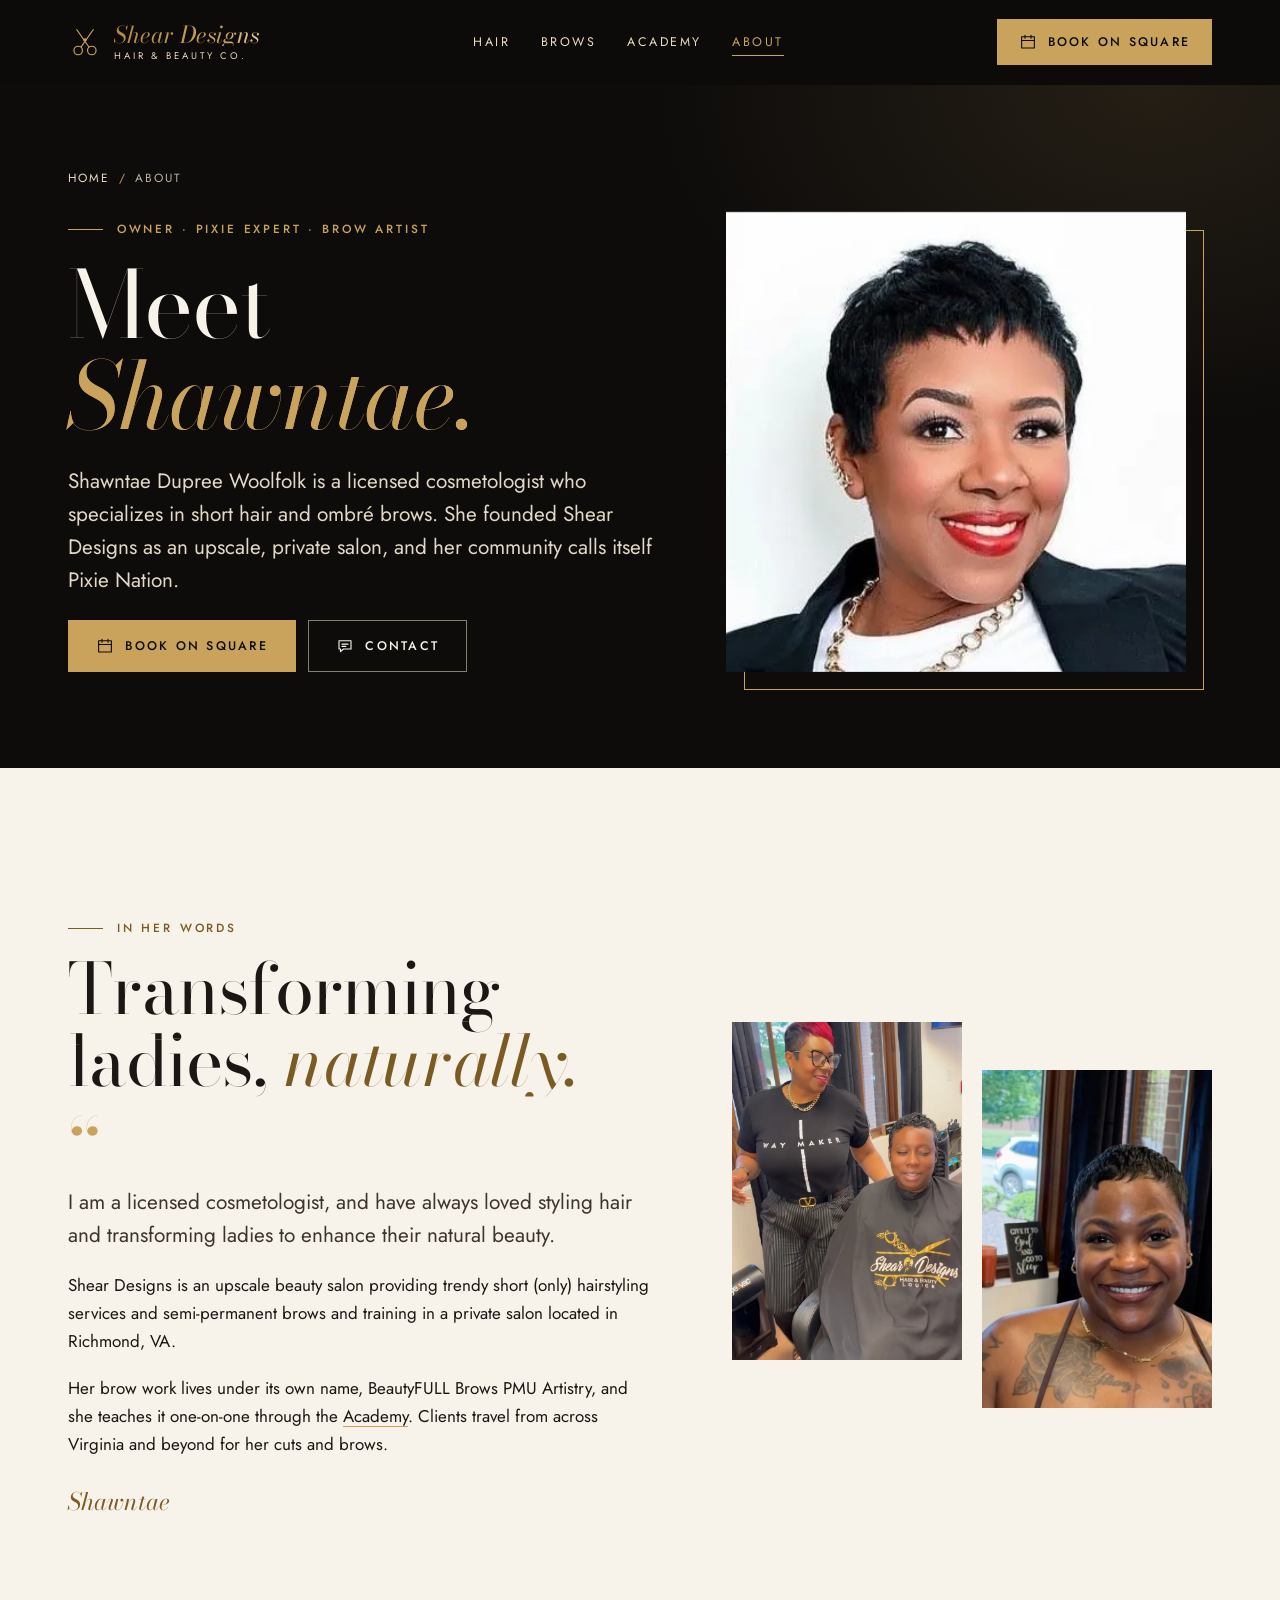
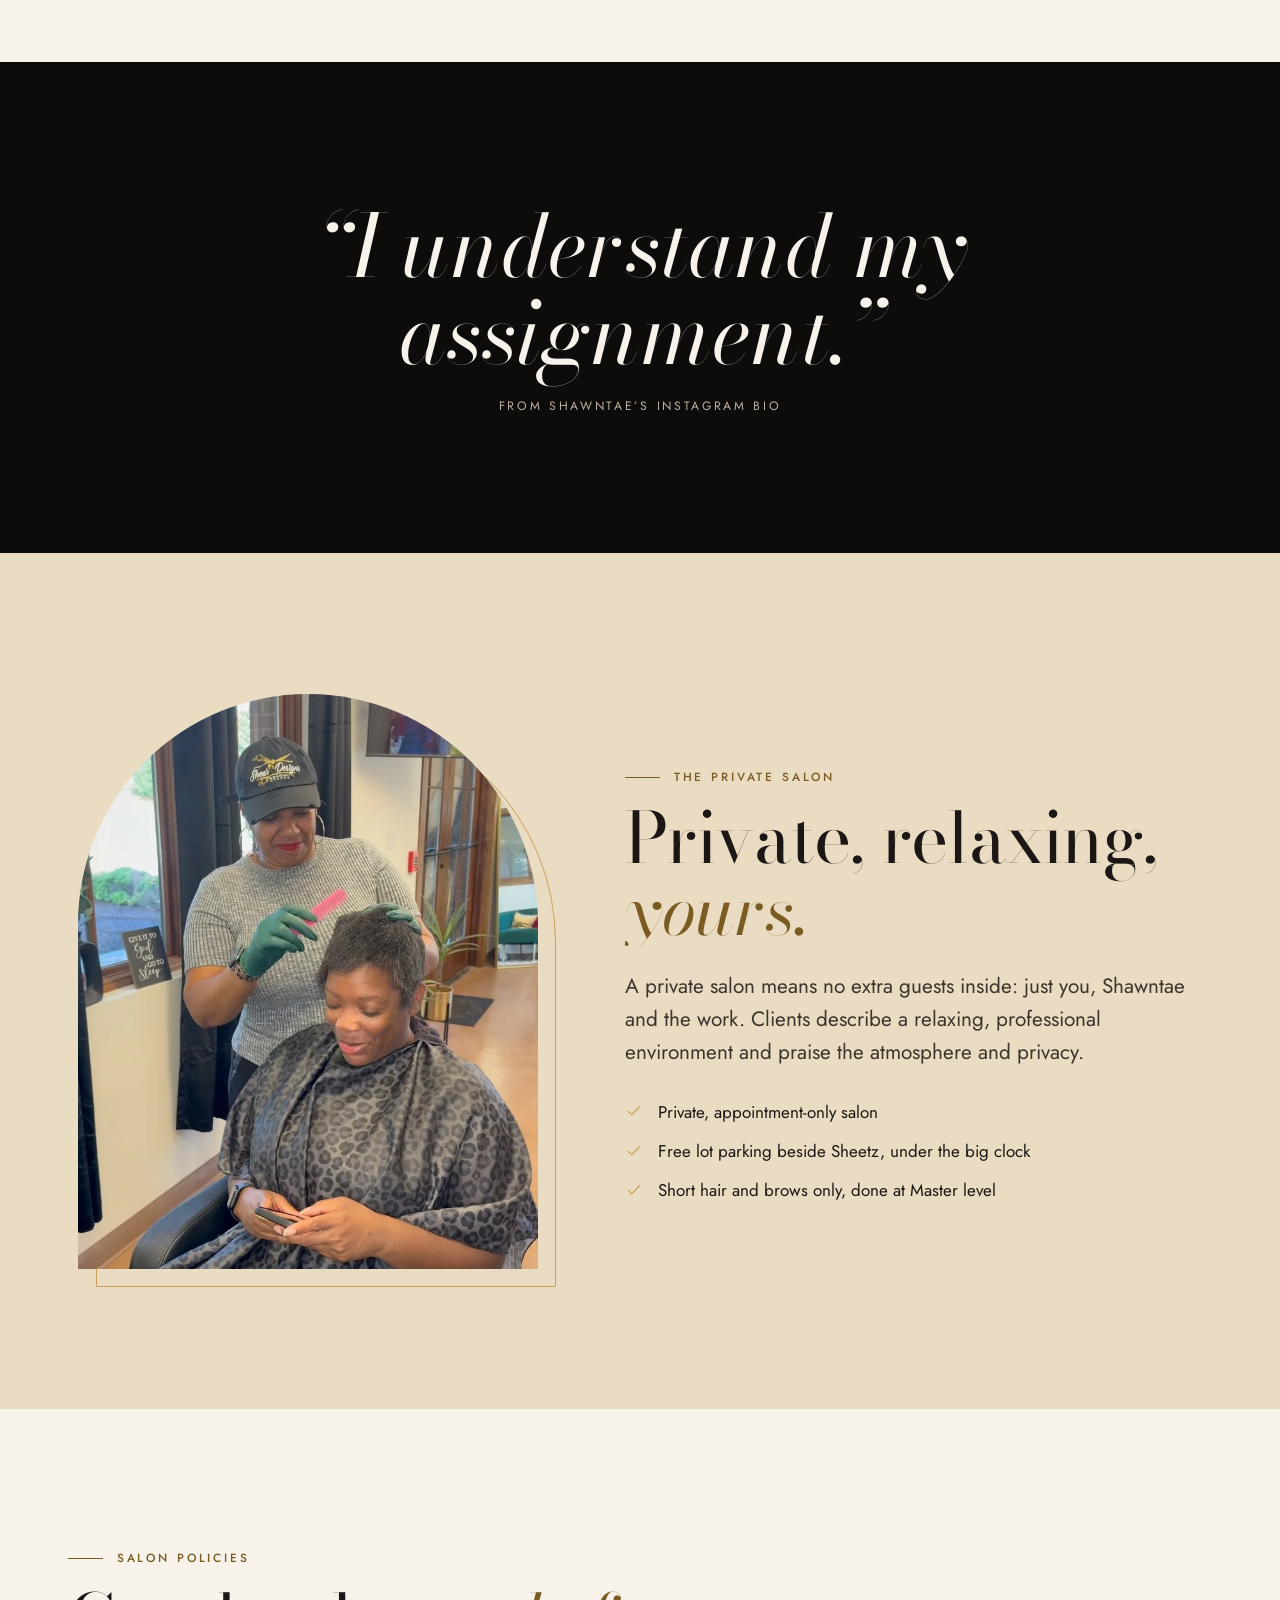
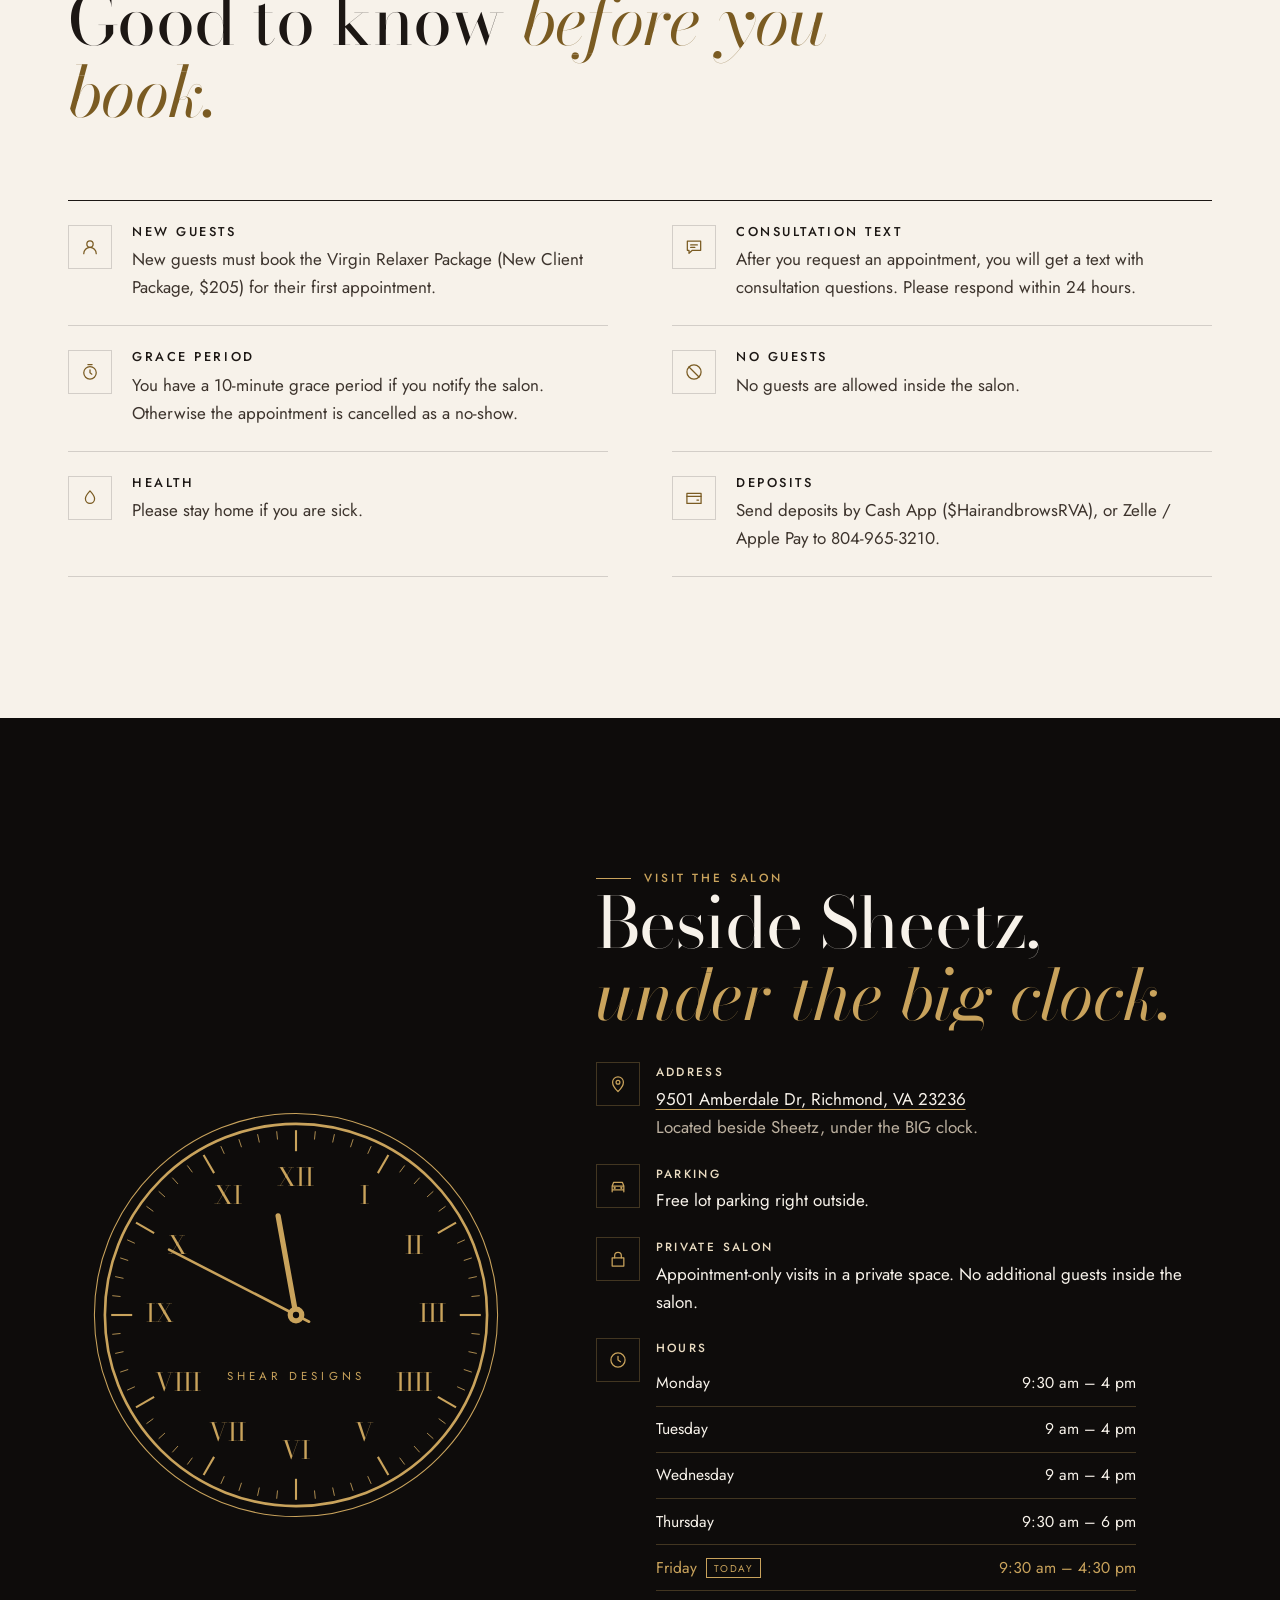
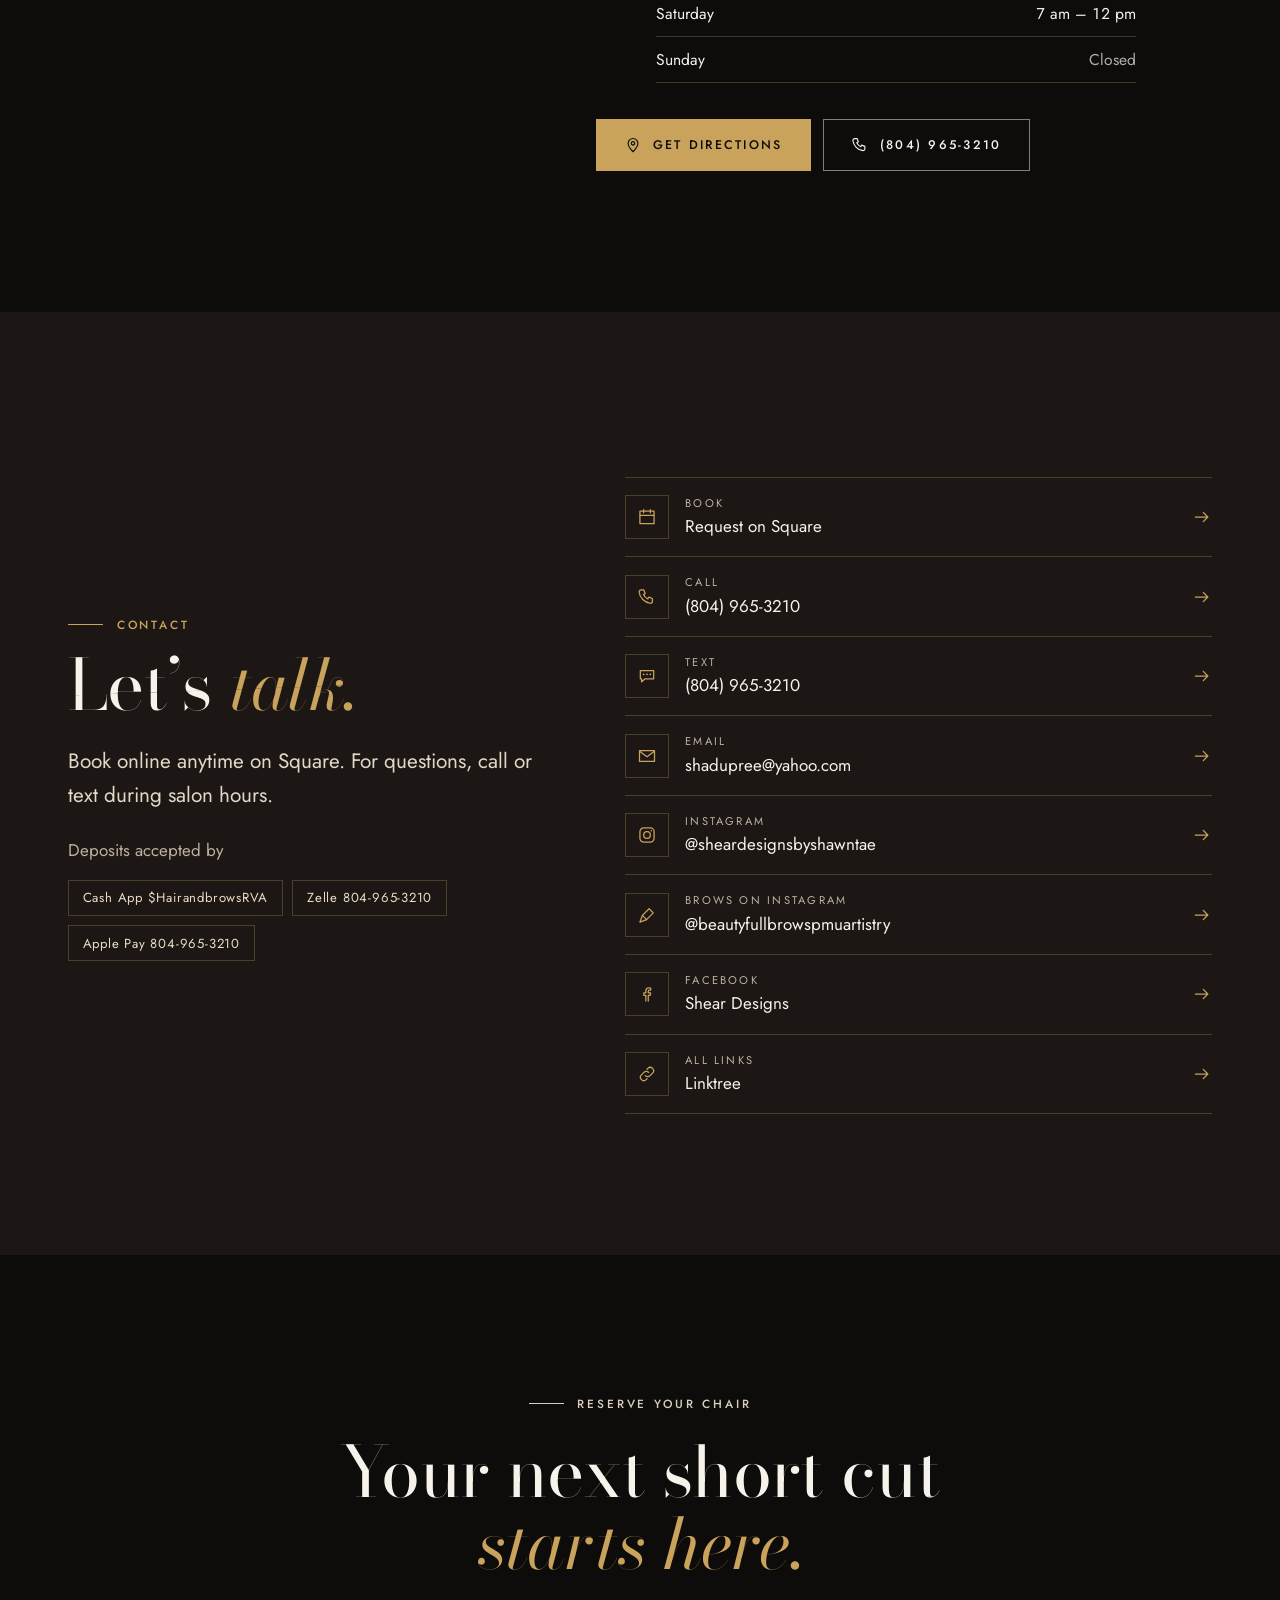
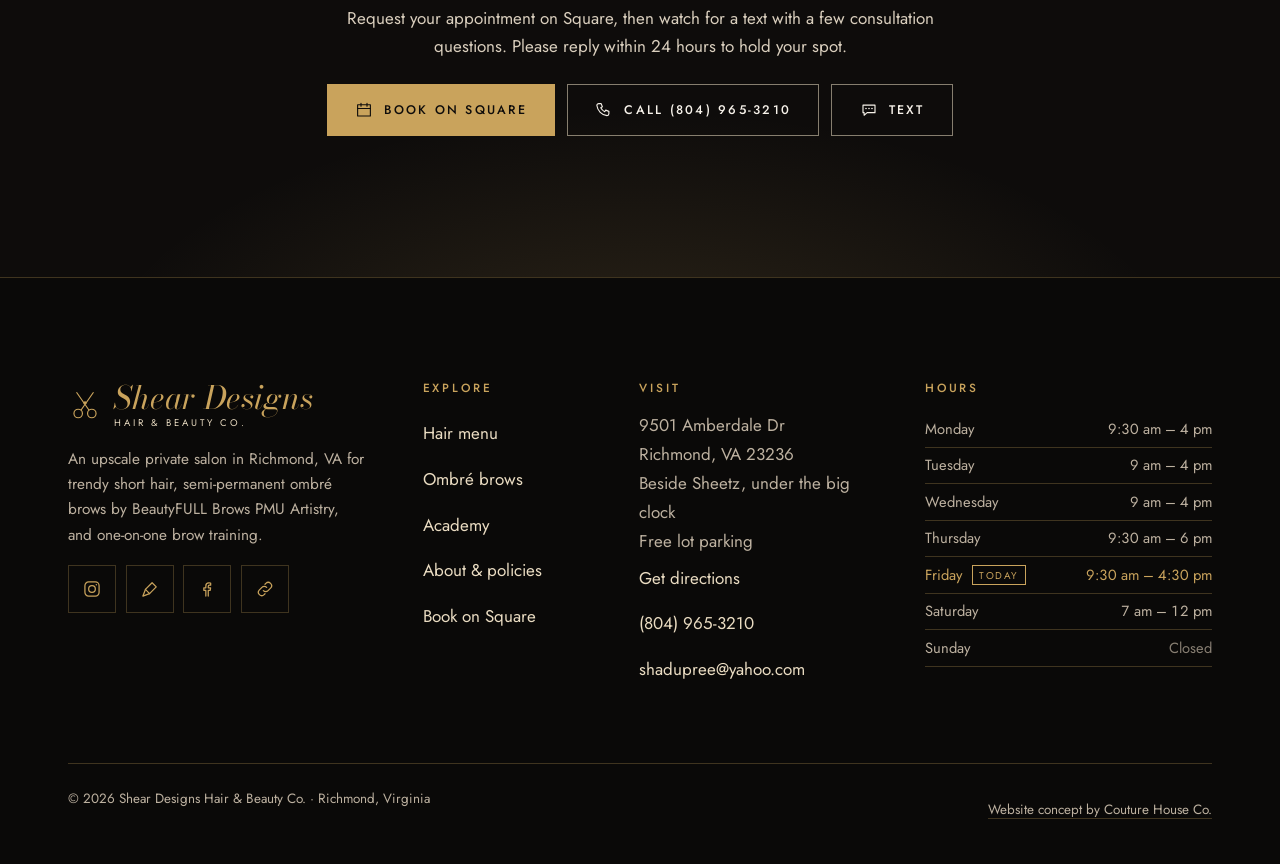
<file: about.html>
<!doctype html>
<html lang="en" class="no-js">
<head>
<meta charset="utf-8">
<meta name="viewport" content="width=device-width, initial-scale=1, viewport-fit=cover">
<title>About Shawntae | Private Beauty Salon in Richmond, VA</title>
<meta name="description" content="Meet Shawntae Dupree Woolfolk, licensed cosmetologist and owner of Shear Designs. Salon policies, hours, parking and directions in Richmond, VA.">
<link rel="canonical" href="https://shear-designs-website.netlify.app/about.html">
<meta name="theme-color" content="#0e0c0b">
<meta name="format-detection" content="telephone=no">
<meta property="og:type" content="website">
<meta property="og:site_name" content="Shear Designs Hair &amp; Beauty Co.">
<meta property="og:title" content="About Shawntae | Private Beauty Salon in Richmond, VA">
<meta property="og:description" content="Meet Shawntae Dupree Woolfolk, licensed cosmetologist and owner of Shear Designs. Salon policies, hours, parking and directions in Richmond, VA.">
<meta property="og:url" content="https://shear-designs-website.netlify.app/about.html">
<meta property="og:image" content="https://shear-designs-website.netlify.app/assets/img/og.jpg">
<meta property="og:image:width" content="1200">
<meta property="og:image:height" content="630">
<meta property="og:image:alt" content="Shear Designs Hair &amp; Beauty Co. - pixies and brows at Master level, Richmond, VA">
<meta property="og:locale" content="en_US">
<meta name="twitter:card" content="summary_large_image">
<meta name="twitter:title" content="About Shawntae | Private Beauty Salon in Richmond, VA">
<meta name="twitter:description" content="Meet Shawntae Dupree Woolfolk, licensed cosmetologist and owner of Shear Designs. Salon policies, hours, parking and directions in Richmond, VA.">
<meta name="twitter:image" content="https://shear-designs-website.netlify.app/assets/img/og.jpg">
<link rel="icon" href="favicon.svg" type="image/svg+xml">
<link rel="icon" href="favicon-32.png" sizes="32x32" type="image/png">
<link rel="apple-touch-icon" href="apple-touch-icon.png">
<link rel="manifest" href="site.webmanifest">
<link rel="preload" href="assets/fonts/bodoni-moda-latin-opsz-normal.woff2" as="font" type="font/woff2" crossorigin>
<link rel="stylesheet" href="assets/css/fonts.css?v=20260930b">
<link rel="stylesheet" href="assets/css/site.css?v=20260930b">
<script>document.documentElement.className=document.documentElement.className.replace('no-js','js');</script>
<script src="assets/js/site.js" defer></script>
<script type="application/ld+json">{"@context":"https://schema.org","@type":"BeautySalon","additionalType":"https://schema.org/HairSalon","@id":"https://shear-designs-website.netlify.app/#salon","name":"Shear Designs Hair & Beauty Co.","alternateName":["Shear Designs","Shear Designs Hair & Beauty Lounge","BeautyFULL Brows PMU Artistry"],"slogan":"Upscale Beauty Salon servicing pixies and brows at Master level.","description":"Upscale private beauty salon in Richmond, VA offering trendy short-hair-only styling, semi-permanent ombre brows (microshading) and one-on-one PMU training.","url":"https://shear-designs-website.netlify.app/","logo":"https://shear-designs-website.netlify.app/apple-touch-icon.png","image":["https://shear-designs-website.netlify.app/assets/img/og.jpg","https://shear-designs-website.netlify.app/assets/img/shawntae-portrait.webp"],"telephone":"+1-804-965-3210","email":"shadupree@yahoo.com","address":{"@type":"PostalAddress","streetAddress":"9501 Amberdale Dr","addressLocality":"Richmond","addressRegion":"VA","postalCode":"23236","addressCountry":"US"},"hasMap":"https://www.google.com/maps/search/?api=1&query=9501+Amberdale+Dr%2C+Richmond%2C+VA+23236","openingHoursSpecification":[{"@type":"OpeningHoursSpecification","dayOfWeek":"https://schema.org/Monday","opens":"09:30","closes":"16:00"},{"@type":"OpeningHoursSpecification","dayOfWeek":"https://schema.org/Tuesday","opens":"09:00","closes":"16:00"},{"@type":"OpeningHoursSpecification","dayOfWeek":"https://schema.org/Wednesday","opens":"09:00","closes":"16:00"},{"@type":"OpeningHoursSpecification","dayOfWeek":"https://schema.org/Thursday","opens":"09:30","closes":"18:00"},{"@type":"OpeningHoursSpecification","dayOfWeek":"https://schema.org/Friday","opens":"09:30","closes":"16:30"},{"@type":"OpeningHoursSpecification","dayOfWeek":"https://schema.org/Saturday","opens":"07:00","closes":"12:00"}],"areaServed":[{"@type":"City","name":"Richmond, VA"},{"@type":"AdministrativeArea","name":"Chesterfield County, VA"},{"@type":"State","name":"Virginia"}],"paymentAccepted":"Cash, Cash App, Zelle, Apple Pay","currenciesAccepted":"USD","founder":{"@type":"Person","@id":"https://shear-designs-website.netlify.app/about.html#shawntae","name":"Shawntae Dupree Woolfolk"},"sameAs":["https://www.instagram.com/sheardesignsbyshawntae/","https://www.instagram.com/beautyfullbrowspmuartistry/","https://www.facebook.com/ShearDesignsHairandBeautyLounge/","https://linktr.ee/Sheardesignsbeautyfullbrows"],"potentialAction":{"@type":"ReserveAction","target":{"@type":"EntryPoint","urlTemplate":"https://square.site/book/EBT7A2A8BXAZJ/shear-designs-hair-beautylounge-beautyfull-brows-pmu-artistry-richmond-va","actionPlatform":["https://schema.org/DesktopWebPlatform","https://schema.org/MobileWebPlatform"]},"result":{"@type":"Reservation","name":"Salon appointment"}},"amenityFeature":[{"@type":"LocationFeatureSpecification","name":"Free lot parking","value":true},{"@type":"LocationFeatureSpecification","name":"Private salon","value":true}]}</script>
<script type="application/ld+json">{"@context":"https://schema.org","@type":"Person","@id":"https://shear-designs-website.netlify.app/about.html#shawntae","name":"Shawntae Dupree Woolfolk","jobTitle":"Owner, licensed cosmetologist and brow artist","description":"Licensed cosmetologist specializing in short hair and ombre brows (semi-permanent eyebrow tattoo).","image":"https://shear-designs-website.netlify.app/assets/img/shawntae-portrait.webp","worksFor":{"@id":"https://shear-designs-website.netlify.app/#salon"},"knowsAbout":["Short hair styling","Pixie cuts","Relaxers","Finger waves","Ombre brows","Microshading","Microblading"],"sameAs":["https://www.instagram.com/sheardesignsbyshawntae/","https://www.instagram.com/beautyfullbrowspmuartistry/"]}</script>
<script type="application/ld+json">{"@context":"https://schema.org","@type":"BreadcrumbList","itemListElement":[{"@type":"ListItem","position":1,"name":"Home","item":"https://shear-designs-website.netlify.app/"},{"@type":"ListItem","position":2,"name":"About","item":"https://shear-designs-website.netlify.app/about.html"}]}</script>
</head>
<body class="">
<a class="skip" href="#main">Skip to content</a>
<header class="hdr" data-hdr>
  <div class="wrap hdr__in">
    <a class="brand" href="index.html">
      <svg class="brand__mark" viewBox="0 0 40 40" fill="none" stroke="currentColor" stroke-width="1.4" aria-hidden="true" focusable="false"><circle cx="12" cy="30" r="5"/><circle cx="28" cy="30" r="5"/><path d="M15.2 26.2 30 5M24.8 26.2 10 5"/><circle cx="20" cy="17.5" r="1.2" fill="currentColor"/></svg>
      <span class="brand__txt"><span class="brand__name foil">Shear Designs</span><span class="brand__sub">Hair &amp; Beauty Co.</span></span>
    </a>
    <nav class="nav" aria-label="Primary"><ul><li><a href="hair.html">Hair</a></li><li><a href="brows.html">Brows</a></li><li><a href="academy.html">Academy</a></li><li><a href="about.html" aria-current="page">About</a></li></ul></nav>
    <a class="btn btn--gilt hdr__cta" href="https://square.site/book/EBT7A2A8BXAZJ/shear-designs-hair-beautylounge-beautyfull-brows-pmu-artistry-richmond-va" rel="noopener"><svg viewBox="0 0 24 24" fill="none" stroke="currentColor" stroke-width="1.5" stroke-linecap="round" stroke-linejoin="round" aria-hidden="true" focusable="false"><rect x="3.5" y="5" width="17" height="15"/><path d="M3.5 10h17M8 3v4M16 3v4"/></svg>Book on Square</a>
    <button class="menu-btn" type="button" aria-expanded="false" aria-controls="mnav"><span class="sr-only">Open menu</span><span class="menu-btn__bars" aria-hidden="true"></span></button>
  </div>
</header>
<div class="mnav" id="mnav" hidden>
    <nav aria-label="Mobile"><ul class="mnav__links"><li><a href="index.html">Home <span>Start here</span></a></li><li><a href="hair.html">Hair <span>Short hair menu</span></a></li><li><a href="brows.html">Brows <span>BeautyFULL Brows</span></a></li><li><a href="academy.html">Academy <span>PMU training</span></a></li><li><a href="about.html" aria-current="page">About <span>Shawntae &amp; visit</span></a></li></ul></nav>
    <div class="btns"><a class="btn btn--gilt" href="https://square.site/book/EBT7A2A8BXAZJ/shear-designs-hair-beautylounge-beautyfull-brows-pmu-artistry-richmond-va" rel="noopener"><svg viewBox="0 0 24 24" fill="none" stroke="currentColor" stroke-width="1.5" stroke-linecap="round" stroke-linejoin="round" aria-hidden="true" focusable="false"><rect x="3.5" y="5" width="17" height="15"/><path d="M3.5 10h17M8 3v4M16 3v4"/></svg>Book on Square</a><a class="btn btn--line" href="tel:+18049653210"><svg viewBox="0 0 24 24" fill="none" stroke="currentColor" stroke-width="1.5" stroke-linecap="round" stroke-linejoin="round" aria-hidden="true" focusable="false"><path d="M5 3.5h3.2l1.6 4.2-2.1 1.4a11 11 0 0 0 5.2 5.2l1.4-2.1 4.2 1.6V17a2.5 2.5 0 0 1-2.5 2.5A15.5 15.5 0 0 1 2.5 6 2.5 2.5 0 0 1 5 3.5z"/></svg>Call</a><a class="btn btn--line" href="sms:+18049653210"><svg viewBox="0 0 24 24" fill="none" stroke="currentColor" stroke-width="1.5" stroke-linecap="round" stroke-linejoin="round" aria-hidden="true" focusable="false"><path d="M4 5.5h16v10H9.5L5.5 19v-3.5H4z"/><path d="M8 10h.01M12 10h.01M16 10h.01" stroke-width="2.2"/></svg>Text</a></div>
    <div class="mnav__meta"><span>9501 Amberdale Dr, Richmond, VA 23236</span><span>Beside Sheetz, under the big clock</span><a href="tel:+18049653210">(804) 965-3210</a></div>
</div>

<main id="main">
<section class="phero" aria-labelledby="page-title">
  <div class="wrap phero__grid">
    <div class="phero__copy">
      <nav class="crumbs" aria-label="Breadcrumb"><ol><li><a href="index.html">Home</a></li><li><span aria-current="page">About</span></li></ol></nav>
      <p class="eyebrow">Owner &middot; Pixie Expert &middot; Brow artist</p>
      <h1 id="page-title">Meet <em class="foil">Shawntae.</em></h1>
      <p class="lede" style="color:#e2d8c8">Shawntae Dupree Woolfolk is a licensed cosmetologist who specializes in short hair and ombr&eacute; brows. She founded Shear Designs as an upscale, private salon, and her community calls itself Pixie Nation.</p>
      <div class="btns"><a class="btn btn--gilt" href="https://square.site/book/EBT7A2A8BXAZJ/shear-designs-hair-beautylounge-beautyfull-brows-pmu-artistry-richmond-va" rel="noopener"><svg viewBox="0 0 24 24" fill="none" stroke="currentColor" stroke-width="1.5" stroke-linecap="round" stroke-linejoin="round" aria-hidden="true" focusable="false"><rect x="3.5" y="5" width="17" height="15"/><path d="M3.5 10h17M8 3v4M16 3v4"/></svg>Book on Square</a><a class="btn btn--line" href="#contact"><svg viewBox="0 0 24 24" fill="none" stroke="currentColor" stroke-width="1.5" stroke-linecap="round" stroke-linejoin="round" aria-hidden="true" focusable="false"><path d="M4 5h16v11H10l-4 3.5V16H4z"/><path d="M8 9.5h8M8 12.5h5"/></svg>Contact</a></div>
    </div>
    <div class="phero__media"><div class="frame rv"><img src="assets/img/shawntae-portrait.webp" alt="Professional portrait of Shawntae Dupree Woolfolk in a black blazer" width="403" height="403" fetchpriority="high" decoding="async"></div></div>
  </div>
</section>

<section class="sec sec--ivory" aria-labelledby="story-title">
  <div class="wrap split split--rev">
    <div class="duo">
      <img src="assets/img/shawntae-with-client.webp" alt="Shawntae laughing with a client in a Shear Designs cape" width="720" height="1280" loading="lazy" decoding="async" class="rv">
      <img src="assets/img/happy-client.webp" alt="Happy client showing off her new short cut in the salon" width="720" height="720" loading="lazy" decoding="async" class="rv" style="--d:.1s">
    </div>
    <div class="prose">
      <p class="eyebrow">In her words</p>
      <h2 class="cut" id="story-title" style="margin:1rem 0 1.75rem">Transforming ladies, <em>naturally.</em></h2>
      <p class="quote-mark" aria-hidden="true">&ldquo;</p>
      <p class="lede">I am a licensed cosmetologist, and have always loved styling hair and transforming ladies to enhance their natural beauty.</p>
      <p>Shear Designs is an upscale beauty salon providing trendy short (only) hairstyling services and semi-permanent brows and training in a private salon located in Richmond, VA.</p>
      <p>Her brow work lives under its own name, BeautyFULL Brows PMU Artistry, and she teaches it one-on-one through the <a href="academy.html">Academy</a>. Clients travel from across Virginia and beyond for her cuts and brows.</p>
      <p class="sig" style="margin-top:1.5rem">Shawntae</p>
    </div>
  </div>
</section>

<section class="sec sec--noir" aria-label="Her motto">
  <div class="wrap">
    <p class="pullquote rv">&ldquo;I understand my assignment.&rdquo;<span>From Shawntae&rsquo;s Instagram bio</span></p>
  </div>
</section>

<section class="sec sec--champ" aria-labelledby="exp-title">
  <div class="wrap split">
    <div class="frame frame--arch rv"><img src="assets/img/salon-chair-client.webp" alt="Bright private salon with a client relaxing in the styling chair" width="720" height="1280" loading="lazy" decoding="async"></div>
    <div class="prose">
      <p class="eyebrow">The private salon</p>
      <h2 class="cut" id="exp-title" style="margin:1rem 0 1.5rem">Private, relaxing, <em>yours.</em></h2>
      <p class="lede">A private salon means no extra guests inside: just you, Shawntae and the work. Clients describe a relaxing, professional environment and praise the atmosphere and privacy.</p>
      <ul class="checks" style="margin-top:1.75rem">
        <li><svg viewBox="0 0 24 24" fill="none" stroke="currentColor" stroke-width="1.5" stroke-linecap="round" stroke-linejoin="round" aria-hidden="true" focusable="false"><path d="M4.5 12.5l4.5 4.5 10.5-11"/></svg><span>Private, appointment-only salon</span></li>
        <li><svg viewBox="0 0 24 24" fill="none" stroke="currentColor" stroke-width="1.5" stroke-linecap="round" stroke-linejoin="round" aria-hidden="true" focusable="false"><path d="M4.5 12.5l4.5 4.5 10.5-11"/></svg><span>Free lot parking beside Sheetz, under the big clock</span></li>
        <li><svg viewBox="0 0 24 24" fill="none" stroke="currentColor" stroke-width="1.5" stroke-linecap="round" stroke-linejoin="round" aria-hidden="true" focusable="false"><path d="M4.5 12.5l4.5 4.5 10.5-11"/></svg><span>Short hair and brows only, done at Master level</span></li>
      </ul>
    </div>
  </div>
</section>

<section class="sec sec--ivory" id="policies" aria-labelledby="pol-title">
  <div class="wrap">
    <div class="head"><p class="eyebrow">Salon policies</p><h2 class="cut" id="pol-title">Good to know <em>before you book.</em></h2></div>
    <div class="policies">
      <div class="policy rv"><span class="ic"><svg viewBox="0 0 24 24" fill="none" stroke="currentColor" stroke-width="1.5" stroke-linecap="round" stroke-linejoin="round" aria-hidden="true" focusable="false"><circle cx="12" cy="8.5" r="3.8"/><path d="M4.5 20a7.5 7.5 0 0 1 15 0"/></svg></span><div><h3>New guests</h3><p>New guests must book the Virgin Relaxer Package (New Client Package, $205) for their first appointment.</p></div></div>
      <div class="policy rv"><span class="ic"><svg viewBox="0 0 24 24" fill="none" stroke="currentColor" stroke-width="1.5" stroke-linecap="round" stroke-linejoin="round" aria-hidden="true" focusable="false"><path d="M4 5h16v11H10l-4 3.5V16H4z"/><path d="M8 9.5h8M8 12.5h5"/></svg></span><div><h3>Consultation text</h3><p>After you request an appointment, you will get a text with consultation questions. Please respond within 24 hours.</p></div></div>
      <div class="policy rv"><span class="ic"><svg viewBox="0 0 24 24" fill="none" stroke="currentColor" stroke-width="1.5" stroke-linecap="round" stroke-linejoin="round" aria-hidden="true" focusable="false"><circle cx="12" cy="13" r="7.5"/><path d="M12 9.5V13l2.2 1.6M9.5 3h5"/></svg></span><div><h3>Grace period</h3><p>You have a 10-minute grace period if you notify the salon. Otherwise the appointment is cancelled as a no-show.</p></div></div>
      <div class="policy rv"><span class="ic"><svg viewBox="0 0 24 24" fill="none" stroke="currentColor" stroke-width="1.5" stroke-linecap="round" stroke-linejoin="round" aria-hidden="true" focusable="false"><circle cx="12" cy="12" r="8.5"/><path d="M6 6l12 12"/></svg></span><div><h3>No guests</h3><p>No guests are allowed inside the salon.</p></div></div>
      <div class="policy rv"><span class="ic"><svg viewBox="0 0 24 24" fill="none" stroke="currentColor" stroke-width="1.5" stroke-linecap="round" stroke-linejoin="round" aria-hidden="true" focusable="false"><path d="M12 3.5c3.5 3.8 5.5 6.7 5.5 9.5a5.5 5.5 0 0 1-11 0c0-2.8 2-5.7 5.5-9.5z"/></svg></span><div><h3>Health</h3><p>Please stay home if you are sick.</p></div></div>
      <div class="policy rv"><span class="ic"><svg viewBox="0 0 24 24" fill="none" stroke="currentColor" stroke-width="1.5" stroke-linecap="round" stroke-linejoin="round" aria-hidden="true" focusable="false"><rect x="3.5" y="6.5" width="17" height="12"/><path d="M3.5 10h17M15.5 14.5h2"/></svg></span><div><h3>Deposits</h3><p>Send deposits by Cash App ($HairandbrowsRVA), or Zelle / Apple Pay to 804-965-3210.</p></div></div>
    </div>
  </div>
</section>

<section class="sec sec--noir" id="visit" aria-labelledby="visit-title">
  <div class="wrap visit">
    <div class="clock" data-clock><svg viewBox="0 0 400 400" role="img" aria-labelledby="clock-t"><title id="clock-t">Illustration of the big clock that marks the salon entrance</title>
<circle cx="200" cy="200" r="192" fill="none" stroke="currentColor" stroke-width="1"/>
<circle cx="200" cy="200" r="182" fill="none" stroke="currentColor" stroke-width="2.5"/>
<g stroke="currentColor"><line x1="200.0" y1="44.0" x2="200.0" y2="24.0" stroke-width="2"/><line x1="217.6" y1="32.9" x2="218.4" y2="25.0" stroke-width="0.8"/><line x1="234.9" y1="35.7" x2="236.6" y2="27.8" stroke-width="0.8"/><line x1="251.9" y1="40.2" x2="254.4" y2="32.6" stroke-width="0.8"/><line x1="268.3" y1="46.5" x2="271.6" y2="39.2" stroke-width="0.8"/><line x1="278.0" y1="64.9" x2="288.0" y2="47.6" stroke-width="2"/><line x1="298.7" y1="64.1" x2="303.5" y2="57.6" stroke-width="0.8"/><line x1="312.4" y1="75.2" x2="317.8" y2="69.2" stroke-width="0.8"/><line x1="324.8" y1="87.6" x2="330.8" y2="82.2" stroke-width="0.8"/><line x1="335.9" y1="101.3" x2="342.4" y2="96.5" stroke-width="0.8"/><line x1="335.1" y1="122.0" x2="352.4" y2="112.0" stroke-width="2"/><line x1="353.5" y1="131.7" x2="360.8" y2="128.4" stroke-width="0.8"/><line x1="359.8" y1="148.1" x2="367.4" y2="145.6" stroke-width="0.8"/><line x1="364.3" y1="165.1" x2="372.2" y2="163.4" stroke-width="0.8"/><line x1="367.1" y1="182.4" x2="375.0" y2="181.6" stroke-width="0.8"/><line x1="356.0" y1="200.0" x2="376.0" y2="200.0" stroke-width="2"/><line x1="367.1" y1="217.6" x2="375.0" y2="218.4" stroke-width="0.8"/><line x1="364.3" y1="234.9" x2="372.2" y2="236.6" stroke-width="0.8"/><line x1="359.8" y1="251.9" x2="367.4" y2="254.4" stroke-width="0.8"/><line x1="353.5" y1="268.3" x2="360.8" y2="271.6" stroke-width="0.8"/><line x1="335.1" y1="278.0" x2="352.4" y2="288.0" stroke-width="2"/><line x1="335.9" y1="298.7" x2="342.4" y2="303.5" stroke-width="0.8"/><line x1="324.8" y1="312.4" x2="330.8" y2="317.8" stroke-width="0.8"/><line x1="312.4" y1="324.8" x2="317.8" y2="330.8" stroke-width="0.8"/><line x1="298.7" y1="335.9" x2="303.5" y2="342.4" stroke-width="0.8"/><line x1="278.0" y1="335.1" x2="288.0" y2="352.4" stroke-width="2"/><line x1="268.3" y1="353.5" x2="271.6" y2="360.8" stroke-width="0.8"/><line x1="251.9" y1="359.8" x2="254.4" y2="367.4" stroke-width="0.8"/><line x1="234.9" y1="364.3" x2="236.6" y2="372.2" stroke-width="0.8"/><line x1="217.6" y1="367.1" x2="218.4" y2="375.0" stroke-width="0.8"/><line x1="200.0" y1="356.0" x2="200.0" y2="376.0" stroke-width="2"/><line x1="182.4" y1="367.1" x2="181.6" y2="375.0" stroke-width="0.8"/><line x1="165.1" y1="364.3" x2="163.4" y2="372.2" stroke-width="0.8"/><line x1="148.1" y1="359.8" x2="145.6" y2="367.4" stroke-width="0.8"/><line x1="131.7" y1="353.5" x2="128.4" y2="360.8" stroke-width="0.8"/><line x1="122.0" y1="335.1" x2="112.0" y2="352.4" stroke-width="2"/><line x1="101.3" y1="335.9" x2="96.5" y2="342.4" stroke-width="0.8"/><line x1="87.6" y1="324.8" x2="82.2" y2="330.8" stroke-width="0.8"/><line x1="75.2" y1="312.4" x2="69.2" y2="317.8" stroke-width="0.8"/><line x1="64.1" y1="298.7" x2="57.6" y2="303.5" stroke-width="0.8"/><line x1="64.9" y1="278.0" x2="47.6" y2="288.0" stroke-width="2"/><line x1="46.5" y1="268.3" x2="39.2" y2="271.6" stroke-width="0.8"/><line x1="40.2" y1="251.9" x2="32.6" y2="254.4" stroke-width="0.8"/><line x1="35.7" y1="234.9" x2="27.8" y2="236.6" stroke-width="0.8"/><line x1="32.9" y1="217.6" x2="25.0" y2="218.4" stroke-width="0.8"/><line x1="44.0" y1="200.0" x2="24.0" y2="200.0" stroke-width="2"/><line x1="32.9" y1="182.4" x2="25.0" y2="181.6" stroke-width="0.8"/><line x1="35.7" y1="165.1" x2="27.8" y2="163.4" stroke-width="0.8"/><line x1="40.2" y1="148.1" x2="32.6" y2="145.6" stroke-width="0.8"/><line x1="46.5" y1="131.7" x2="39.2" y2="128.4" stroke-width="0.8"/><line x1="64.9" y1="122.0" x2="47.6" y2="112.0" stroke-width="2"/><line x1="64.1" y1="101.3" x2="57.6" y2="96.5" stroke-width="0.8"/><line x1="75.2" y1="87.6" x2="69.2" y2="82.2" stroke-width="0.8"/><line x1="87.6" y1="75.2" x2="82.2" y2="69.2" stroke-width="0.8"/><line x1="101.3" y1="64.1" x2="96.5" y2="57.6" stroke-width="0.8"/><line x1="122.0" y1="64.9" x2="112.0" y2="47.6" stroke-width="2"/><line x1="131.7" y1="46.5" x2="128.4" y2="39.2" stroke-width="0.8"/><line x1="148.1" y1="40.2" x2="145.6" y2="32.6" stroke-width="0.8"/><line x1="165.1" y1="35.7" x2="163.4" y2="27.8" stroke-width="0.8"/><line x1="182.4" y1="32.9" x2="181.6" y2="25.0" stroke-width="0.8"/></g>
<g fill="currentColor" font-family="Bodoni Moda, Didot, Latin Modern Roman, Georgia, serif" font-size="24"><text x="200.0" y="77.0" text-anchor="middle">XII</text><text x="265.0" y="94.4" text-anchor="middle">I</text><text x="312.6" y="142.0" text-anchor="middle">II</text><text x="330.0" y="207.0" text-anchor="middle">III</text><text x="312.6" y="272.0" text-anchor="middle">IIII</text><text x="265.0" y="319.6" text-anchor="middle">V</text><text x="200.0" y="337.0" text-anchor="middle">VI</text><text x="135.0" y="319.6" text-anchor="middle">VII</text><text x="87.4" y="272.0" text-anchor="middle">VIII</text><text x="70.0" y="207.0" text-anchor="middle">IX</text><text x="87.4" y="142.0" text-anchor="middle">X</text><text x="135.0" y="94.4" text-anchor="middle">XI</text></g>
<text x="200" y="262" text-anchor="middle" fill="currentColor" font-family="Jost, Futura, sans-serif" font-size="11" letter-spacing="4">SHEAR DESIGNS</text>
<g class="clock__hand" data-clock-hand data-base="300" data-turn="60" style="transform:rotate(300deg)"><path d="M200 200 L200 104" stroke="currentColor" stroke-width="5" stroke-linecap="round"/></g>
<g class="clock__hand" data-clock-hand data-base="60" data-turn="720" style="transform:rotate(60deg)"><path d="M200 214 L200 64" stroke="currentColor" stroke-width="2.5" stroke-linecap="round"/></g>
<circle cx="200" cy="200" r="8" fill="currentColor"/><circle cx="200" cy="200" r="3" fill="#0e0c0b"/>
</svg></div>
    <div>
      <p class="eyebrow">Visit the salon</p>
      <h2 class="cut" id="visit-title">Beside Sheetz, <em>under the big clock.</em></h2>
      <ul class="visit__list">
        <li><span class="visit__ic"><svg viewBox="0 0 24 24" fill="none" stroke="currentColor" stroke-width="1.5" stroke-linecap="round" stroke-linejoin="round" aria-hidden="true" focusable="false"><path d="M12 21s-6.5-6.2-6.5-11.2a6.5 6.5 0 0 1 13 0C18.5 14.8 12 21 12 21z"/><circle cx="12" cy="9.8" r="2.3"/></svg></span><div><strong>Address</strong><a href="https://www.google.com/maps/search/?api=1&query=9501+Amberdale+Dr%2C+Richmond%2C+VA+23236" rel="noopener">9501 Amberdale Dr, Richmond, VA 23236</a><br><span class="muted">Located beside Sheetz, under the BIG clock.</span></div></li>
        <li><span class="visit__ic"><svg viewBox="0 0 24 24" fill="none" stroke="currentColor" stroke-width="1.5" stroke-linecap="round" stroke-linejoin="round" aria-hidden="true" focusable="false"><path d="M5 16.5V12l1.8-4.5h10.4L19 12v4.5M5 16.5h14M5 16.5V19M19 16.5V19M5 12h14"/><circle cx="8" cy="14.3" r=".6"/><circle cx="16" cy="14.3" r=".6"/></svg></span><div><strong>Parking</strong>Free lot parking right outside.</div></li>
        <li><span class="visit__ic"><svg viewBox="0 0 24 24" fill="none" stroke="currentColor" stroke-width="1.5" stroke-linecap="round" stroke-linejoin="round" aria-hidden="true" focusable="false"><rect x="5" y="10.5" width="14" height="10"/><path d="M8 10.5V8a4 4 0 0 1 8 0v2.5"/></svg></span><div><strong>Private salon</strong>Appointment-only visits in a private space. No additional guests inside the salon.</div></li>
        <li><span class="visit__ic"><svg viewBox="0 0 24 24" fill="none" stroke="currentColor" stroke-width="1.5" stroke-linecap="round" stroke-linejoin="round" aria-hidden="true" focusable="false"><circle cx="12" cy="12" r="8.5"/><path d="M12 7.5V12l3 2"/></svg></span><div><strong>Hours</strong><table class="hours"><caption class="sr-only">Opening hours</caption><tbody><tr data-day="1"><th scope="row">Monday</th><td>9:30 am &ndash; 4 pm</td></tr><tr data-day="2"><th scope="row">Tuesday</th><td>9 am &ndash; 4 pm</td></tr><tr data-day="3"><th scope="row">Wednesday</th><td>9 am &ndash; 4 pm</td></tr><tr data-day="4"><th scope="row">Thursday</th><td>9:30 am &ndash; 6 pm</td></tr><tr data-day="5"><th scope="row">Friday</th><td>9:30 am &ndash; 4:30 pm</td></tr><tr data-day="6"><th scope="row">Saturday</th><td>7 am &ndash; 12 pm</td></tr><tr data-day="0"><th scope="row">Sunday</th><td><span class="closed">Closed</span></td></tr></tbody></table></div></li>
      </ul>
      <div class="btns" style="margin-top:2.25rem"><a class="btn btn--gilt" href="https://www.google.com/maps/search/?api=1&query=9501+Amberdale+Dr%2C+Richmond%2C+VA+23236" rel="noopener"><svg viewBox="0 0 24 24" fill="none" stroke="currentColor" stroke-width="1.5" stroke-linecap="round" stroke-linejoin="round" aria-hidden="true" focusable="false"><path d="M12 21s-6.5-6.2-6.5-11.2a6.5 6.5 0 0 1 13 0C18.5 14.8 12 21 12 21z"/><circle cx="12" cy="9.8" r="2.3"/></svg>Get directions</a><a class="btn btn--line" href="tel:+18049653210"><svg viewBox="0 0 24 24" fill="none" stroke="currentColor" stroke-width="1.5" stroke-linecap="round" stroke-linejoin="round" aria-hidden="true" focusable="false"><path d="M5 3.5h3.2l1.6 4.2-2.1 1.4a11 11 0 0 0 5.2 5.2l1.4-2.1 4.2 1.6V17a2.5 2.5 0 0 1-2.5 2.5A15.5 15.5 0 0 1 2.5 6 2.5 2.5 0 0 1 5 3.5z"/></svg>(804) 965-3210</a></div>
    </div>
  </div>
</section>

<section class="sec sec--esp" id="contact" aria-labelledby="contact-title">
  <div class="wrap split">
    <div>
      <p class="eyebrow">Contact</p>
      <h2 class="cut" id="contact-title" style="margin:1rem 0 1.5rem">Let&rsquo;s <em>talk.</em></h2>
      <p class="lede">Book online anytime on Square. For questions, call or text during salon hours.</p>
      <p class="muted" style="margin-top:1.5rem">Deposits accepted by</p>
      <div class="pay"><span>Cash App $HairandbrowsRVA</span><span>Zelle 804-965-3210</span><span>Apple Pay 804-965-3210</span></div>
    </div>
    <div class="contact-list">
      <a href="https://square.site/book/EBT7A2A8BXAZJ/shear-designs-hair-beautylounge-beautyfull-brows-pmu-artistry-richmond-va" rel="noopener"><span class="ic"><svg viewBox="0 0 24 24" fill="none" stroke="currentColor" stroke-width="1.5" stroke-linecap="round" stroke-linejoin="round" aria-hidden="true" focusable="false"><rect x="3.5" y="5" width="17" height="15"/><path d="M3.5 10h17M8 3v4M16 3v4"/></svg></span><span><small>Book</small>Request on Square</span><svg class="go" viewBox="0 0 24 24" fill="none" stroke="currentColor" stroke-width="1.5" stroke-linecap="round" stroke-linejoin="round" aria-hidden="true" focusable="false"><path d="M4 12h15M13.5 6.5 19 12l-5.5 5.5"/></svg></a>
      <a href="tel:+18049653210"><span class="ic"><svg viewBox="0 0 24 24" fill="none" stroke="currentColor" stroke-width="1.5" stroke-linecap="round" stroke-linejoin="round" aria-hidden="true" focusable="false"><path d="M5 3.5h3.2l1.6 4.2-2.1 1.4a11 11 0 0 0 5.2 5.2l1.4-2.1 4.2 1.6V17a2.5 2.5 0 0 1-2.5 2.5A15.5 15.5 0 0 1 2.5 6 2.5 2.5 0 0 1 5 3.5z"/></svg></span><span><small>Call</small>(804) 965-3210</span><svg class="go" viewBox="0 0 24 24" fill="none" stroke="currentColor" stroke-width="1.5" stroke-linecap="round" stroke-linejoin="round" aria-hidden="true" focusable="false"><path d="M4 12h15M13.5 6.5 19 12l-5.5 5.5"/></svg></a>
      <a href="sms:+18049653210"><span class="ic"><svg viewBox="0 0 24 24" fill="none" stroke="currentColor" stroke-width="1.5" stroke-linecap="round" stroke-linejoin="round" aria-hidden="true" focusable="false"><path d="M4 5.5h16v10H9.5L5.5 19v-3.5H4z"/><path d="M8 10h.01M12 10h.01M16 10h.01" stroke-width="2.2"/></svg></span><span><small>Text</small>(804) 965-3210</span><svg class="go" viewBox="0 0 24 24" fill="none" stroke="currentColor" stroke-width="1.5" stroke-linecap="round" stroke-linejoin="round" aria-hidden="true" focusable="false"><path d="M4 12h15M13.5 6.5 19 12l-5.5 5.5"/></svg></a>
      <a href="mailto:shadupree@yahoo.com"><span class="ic"><svg viewBox="0 0 24 24" fill="none" stroke="currentColor" stroke-width="1.5" stroke-linecap="round" stroke-linejoin="round" aria-hidden="true" focusable="false"><rect x="3" y="5.5" width="18" height="13"/><path d="M3.5 6.5l8.5 6.5 8.5-6.5"/></svg></span><span><small>Email</small>shadupree@yahoo.com</span><svg class="go" viewBox="0 0 24 24" fill="none" stroke="currentColor" stroke-width="1.5" stroke-linecap="round" stroke-linejoin="round" aria-hidden="true" focusable="false"><path d="M4 12h15M13.5 6.5 19 12l-5.5 5.5"/></svg></a>
      <a href="https://www.instagram.com/sheardesignsbyshawntae/" rel="noopener"><span class="ic"><svg viewBox="0 0 24 24" fill="none" stroke="currentColor" stroke-width="1.5" stroke-linecap="round" stroke-linejoin="round" aria-hidden="true" focusable="false"><rect x="3.5" y="3.5" width="17" height="17" rx="4.5"/><circle cx="12" cy="12" r="4"/><circle cx="17.2" cy="6.8" r=".9" fill="currentColor" stroke="none"/></svg></span><span><small>Instagram</small>@sheardesignsbyshawntae</span><svg class="go" viewBox="0 0 24 24" fill="none" stroke="currentColor" stroke-width="1.5" stroke-linecap="round" stroke-linejoin="round" aria-hidden="true" focusable="false"><path d="M4 12h15M13.5 6.5 19 12l-5.5 5.5"/></svg></a>
      <a href="https://www.instagram.com/beautyfullbrowspmuartistry/" rel="noopener"><span class="ic"><svg viewBox="0 0 24 24" fill="none" stroke="currentColor" stroke-width="1.5" stroke-linecap="round" stroke-linejoin="round" aria-hidden="true" focusable="false"><path d="M14.5 4.5l5 5-8 8-5-5z"/><path d="M6.5 12.5 3.5 20.5l8-3"/></svg></span><span><small>Brows on Instagram</small>@beautyfullbrowspmuartistry</span><svg class="go" viewBox="0 0 24 24" fill="none" stroke="currentColor" stroke-width="1.5" stroke-linecap="round" stroke-linejoin="round" aria-hidden="true" focusable="false"><path d="M4 12h15M13.5 6.5 19 12l-5.5 5.5"/></svg></a>
      <a href="https://www.facebook.com/ShearDesignsHairandBeautyLounge/" rel="noopener"><span class="ic"><svg viewBox="0 0 24 24" fill="none" stroke="currentColor" stroke-width="1.5" stroke-linecap="round" stroke-linejoin="round" aria-hidden="true" focusable="false"><path d="M13.5 20.5v-7h2.4l.4-2.9h-2.8V8.8c0-.8.3-1.4 1.4-1.4h1.5V4.8a19 19 0 0 0-2.2-.1c-2.2 0-3.6 1.3-3.6 3.7v2.2H8.2v2.9h2.4v7"/></svg></span><span><small>Facebook</small>Shear Designs</span><svg class="go" viewBox="0 0 24 24" fill="none" stroke="currentColor" stroke-width="1.5" stroke-linecap="round" stroke-linejoin="round" aria-hidden="true" focusable="false"><path d="M4 12h15M13.5 6.5 19 12l-5.5 5.5"/></svg></a>
      <a href="https://linktr.ee/Sheardesignsbeautyfullbrows" rel="noopener"><span class="ic"><svg viewBox="0 0 24 24" fill="none" stroke="currentColor" stroke-width="1.5" stroke-linecap="round" stroke-linejoin="round" aria-hidden="true" focusable="false"><path d="M10 14a4 4 0 0 0 5.7 0l3-3a4 4 0 0 0-5.7-5.7l-1 1"/><path d="M14 10a4 4 0 0 0-5.7 0l-3 3a4 4 0 0 0 5.7 5.7l1-1"/></svg></span><span><small>All links</small>Linktree</span><svg class="go" viewBox="0 0 24 24" fill="none" stroke="currentColor" stroke-width="1.5" stroke-linecap="round" stroke-linejoin="round" aria-hidden="true" focusable="false"><path d="M4 12h15M13.5 6.5 19 12l-5.5 5.5"/></svg></a>
    </div>
  </div>
</section>

<section class="sec sec--noir cta" aria-labelledby="cta-title">
  <div class="wrap">
    <p class="eyebrow">Reserve your chair</p>
    <h2 class="cut" id="cta-title">Your next short cut <em>starts here.</em></h2>
    <p>Request your appointment on Square, then watch for a text with a few consultation questions. Please reply within 24 hours to hold your spot.</p>
    <div class="btns"><a class="btn btn--gilt" href="https://square.site/book/EBT7A2A8BXAZJ/shear-designs-hair-beautylounge-beautyfull-brows-pmu-artistry-richmond-va" rel="noopener"><svg viewBox="0 0 24 24" fill="none" stroke="currentColor" stroke-width="1.5" stroke-linecap="round" stroke-linejoin="round" aria-hidden="true" focusable="false"><rect x="3.5" y="5" width="17" height="15"/><path d="M3.5 10h17M8 3v4M16 3v4"/></svg>Book on Square</a><a class="btn btn--line" href="tel:+18049653210"><svg viewBox="0 0 24 24" fill="none" stroke="currentColor" stroke-width="1.5" stroke-linecap="round" stroke-linejoin="round" aria-hidden="true" focusable="false"><path d="M5 3.5h3.2l1.6 4.2-2.1 1.4a11 11 0 0 0 5.2 5.2l1.4-2.1 4.2 1.6V17a2.5 2.5 0 0 1-2.5 2.5A15.5 15.5 0 0 1 2.5 6 2.5 2.5 0 0 1 5 3.5z"/></svg>Call (804) 965-3210</a><a class="btn btn--line" href="sms:+18049653210"><svg viewBox="0 0 24 24" fill="none" stroke="currentColor" stroke-width="1.5" stroke-linecap="round" stroke-linejoin="round" aria-hidden="true" focusable="false"><path d="M4 5.5h16v10H9.5L5.5 19v-3.5H4z"/><path d="M8 10h.01M12 10h.01M16 10h.01" stroke-width="2.2"/></svg>Text</a></div>
  </div>
</section>
</main>
<footer class="ftr">
  <div class="wrap">
    <div class="ftr__top">
      <div class="ftr__brand">
        <a class="brand" href="index.html"><svg class="brand__mark" viewBox="0 0 40 40" fill="none" stroke="currentColor" stroke-width="1.4" aria-hidden="true" focusable="false"><circle cx="12" cy="30" r="5"/><circle cx="28" cy="30" r="5"/><path d="M15.2 26.2 30 5M24.8 26.2 10 5"/><circle cx="20" cy="17.5" r="1.2" fill="currentColor"/></svg><span class="brand__txt"><span class="brand__name">Shear Designs</span><span class="brand__sub">Hair &amp; Beauty Co.</span></span></a>
        <p>An upscale private salon in Richmond, VA for trendy short hair, semi-permanent ombr&eacute; brows by BeautyFULL Brows PMU Artistry, and one-on-one brow training.</p>
        <div class="social">
          <a href="https://www.instagram.com/sheardesignsbyshawntae/" rel="noopener" aria-label="Shear Designs on Instagram"><svg viewBox="0 0 24 24" fill="none" stroke="currentColor" stroke-width="1.5" stroke-linecap="round" stroke-linejoin="round" aria-hidden="true" focusable="false"><rect x="3.5" y="3.5" width="17" height="17" rx="4.5"/><circle cx="12" cy="12" r="4"/><circle cx="17.2" cy="6.8" r=".9" fill="currentColor" stroke="none"/></svg></a>
          <a href="https://www.instagram.com/beautyfullbrowspmuartistry/" rel="noopener" aria-label="BeautyFULL Brows on Instagram"><svg viewBox="0 0 24 24" fill="none" stroke="currentColor" stroke-width="1.5" stroke-linecap="round" stroke-linejoin="round" aria-hidden="true" focusable="false"><path d="M14.5 4.5l5 5-8 8-5-5z"/><path d="M6.5 12.5 3.5 20.5l8-3"/></svg></a>
          <a href="https://www.facebook.com/ShearDesignsHairandBeautyLounge/" rel="noopener" aria-label="Shear Designs on Facebook"><svg viewBox="0 0 24 24" fill="none" stroke="currentColor" stroke-width="1.5" stroke-linecap="round" stroke-linejoin="round" aria-hidden="true" focusable="false"><path d="M13.5 20.5v-7h2.4l.4-2.9h-2.8V8.8c0-.8.3-1.4 1.4-1.4h1.5V4.8a19 19 0 0 0-2.2-.1c-2.2 0-3.6 1.3-3.6 3.7v2.2H8.2v2.9h2.4v7"/></svg></a>
          <a href="https://linktr.ee/Sheardesignsbeautyfullbrows" rel="noopener" aria-label="All links on Linktree"><svg viewBox="0 0 24 24" fill="none" stroke="currentColor" stroke-width="1.5" stroke-linecap="round" stroke-linejoin="round" aria-hidden="true" focusable="false"><path d="M10 14a4 4 0 0 0 5.7 0l3-3a4 4 0 0 0-5.7-5.7l-1 1"/><path d="M14 10a4 4 0 0 0-5.7 0l-3 3a4 4 0 0 0 5.7 5.7l1-1"/></svg></a>
        </div>
      </div>
      <nav aria-label="Footer">
        <h2>Explore</h2>
        <ul><li><a href="hair.html">Hair menu</a></li><li><a href="brows.html">Ombr&eacute; brows</a></li><li><a href="academy.html">Academy</a></li><li><a href="about.html">About &amp; policies</a></li><li><a href="https://square.site/book/EBT7A2A8BXAZJ/shear-designs-hair-beautylounge-beautyfull-brows-pmu-artistry-richmond-va" rel="noopener">Book on Square</a></li></ul>
      </nav>
      <div>
        <h2>Visit</h2>
        <address>9501 Amberdale Dr<br>Richmond, VA 23236<br>Beside Sheetz, under the big clock<br>Free lot parking</address>
        <ul><li><a href="https://www.google.com/maps/search/?api=1&query=9501+Amberdale+Dr%2C+Richmond%2C+VA+23236" rel="noopener">Get directions</a></li><li><a href="tel:+18049653210">(804) 965-3210</a></li><li><a href="mailto:shadupree@yahoo.com">shadupree@yahoo.com</a></li></ul>
      </div>
      <div>
        <h2>Hours</h2>
        <table class="hours"><caption class="sr-only">Opening hours</caption><tbody><tr data-day="1"><th scope="row">Monday</th><td>9:30 am &ndash; 4 pm</td></tr><tr data-day="2"><th scope="row">Tuesday</th><td>9 am &ndash; 4 pm</td></tr><tr data-day="3"><th scope="row">Wednesday</th><td>9 am &ndash; 4 pm</td></tr><tr data-day="4"><th scope="row">Thursday</th><td>9:30 am &ndash; 6 pm</td></tr><tr data-day="5"><th scope="row">Friday</th><td>9:30 am &ndash; 4:30 pm</td></tr><tr data-day="6"><th scope="row">Saturday</th><td>7 am &ndash; 12 pm</td></tr><tr data-day="0"><th scope="row">Sunday</th><td><span class="closed">Closed</span></td></tr></tbody></table>
      </div>
    </div>
    <div class="ftr__bottom">
      <p>&copy; <span data-year>2026</span> Shear Designs Hair & Beauty Co. &middot; Richmond, Virginia</p>
      <p><a href="https://couturehouse.co" rel="noopener">Website concept by Couture House Co.</a></p>
    </div>
  </div>
</footer>
<nav class="mbar" aria-label="Quick actions">
  <a class="mbar__book" href="https://square.site/book/EBT7A2A8BXAZJ/shear-designs-hair-beautylounge-beautyfull-brows-pmu-artistry-richmond-va" rel="noopener"><svg viewBox="0 0 24 24" fill="none" stroke="currentColor" stroke-width="1.5" stroke-linecap="round" stroke-linejoin="round" aria-hidden="true" focusable="false"><rect x="3.5" y="5" width="17" height="15"/><path d="M3.5 10h17M8 3v4M16 3v4"/></svg>Book</a>
  <a href="tel:+18049653210"><svg viewBox="0 0 24 24" fill="none" stroke="currentColor" stroke-width="1.5" stroke-linecap="round" stroke-linejoin="round" aria-hidden="true" focusable="false"><path d="M5 3.5h3.2l1.6 4.2-2.1 1.4a11 11 0 0 0 5.2 5.2l1.4-2.1 4.2 1.6V17a2.5 2.5 0 0 1-2.5 2.5A15.5 15.5 0 0 1 2.5 6 2.5 2.5 0 0 1 5 3.5z"/></svg>Call</a>
  <a href="sms:+18049653210"><svg viewBox="0 0 24 24" fill="none" stroke="currentColor" stroke-width="1.5" stroke-linecap="round" stroke-linejoin="round" aria-hidden="true" focusable="false"><path d="M4 5.5h16v10H9.5L5.5 19v-3.5H4z"/><path d="M8 10h.01M12 10h.01M16 10h.01" stroke-width="2.2"/></svg>Text</a>
</nav>
</body>
</html>
</file>
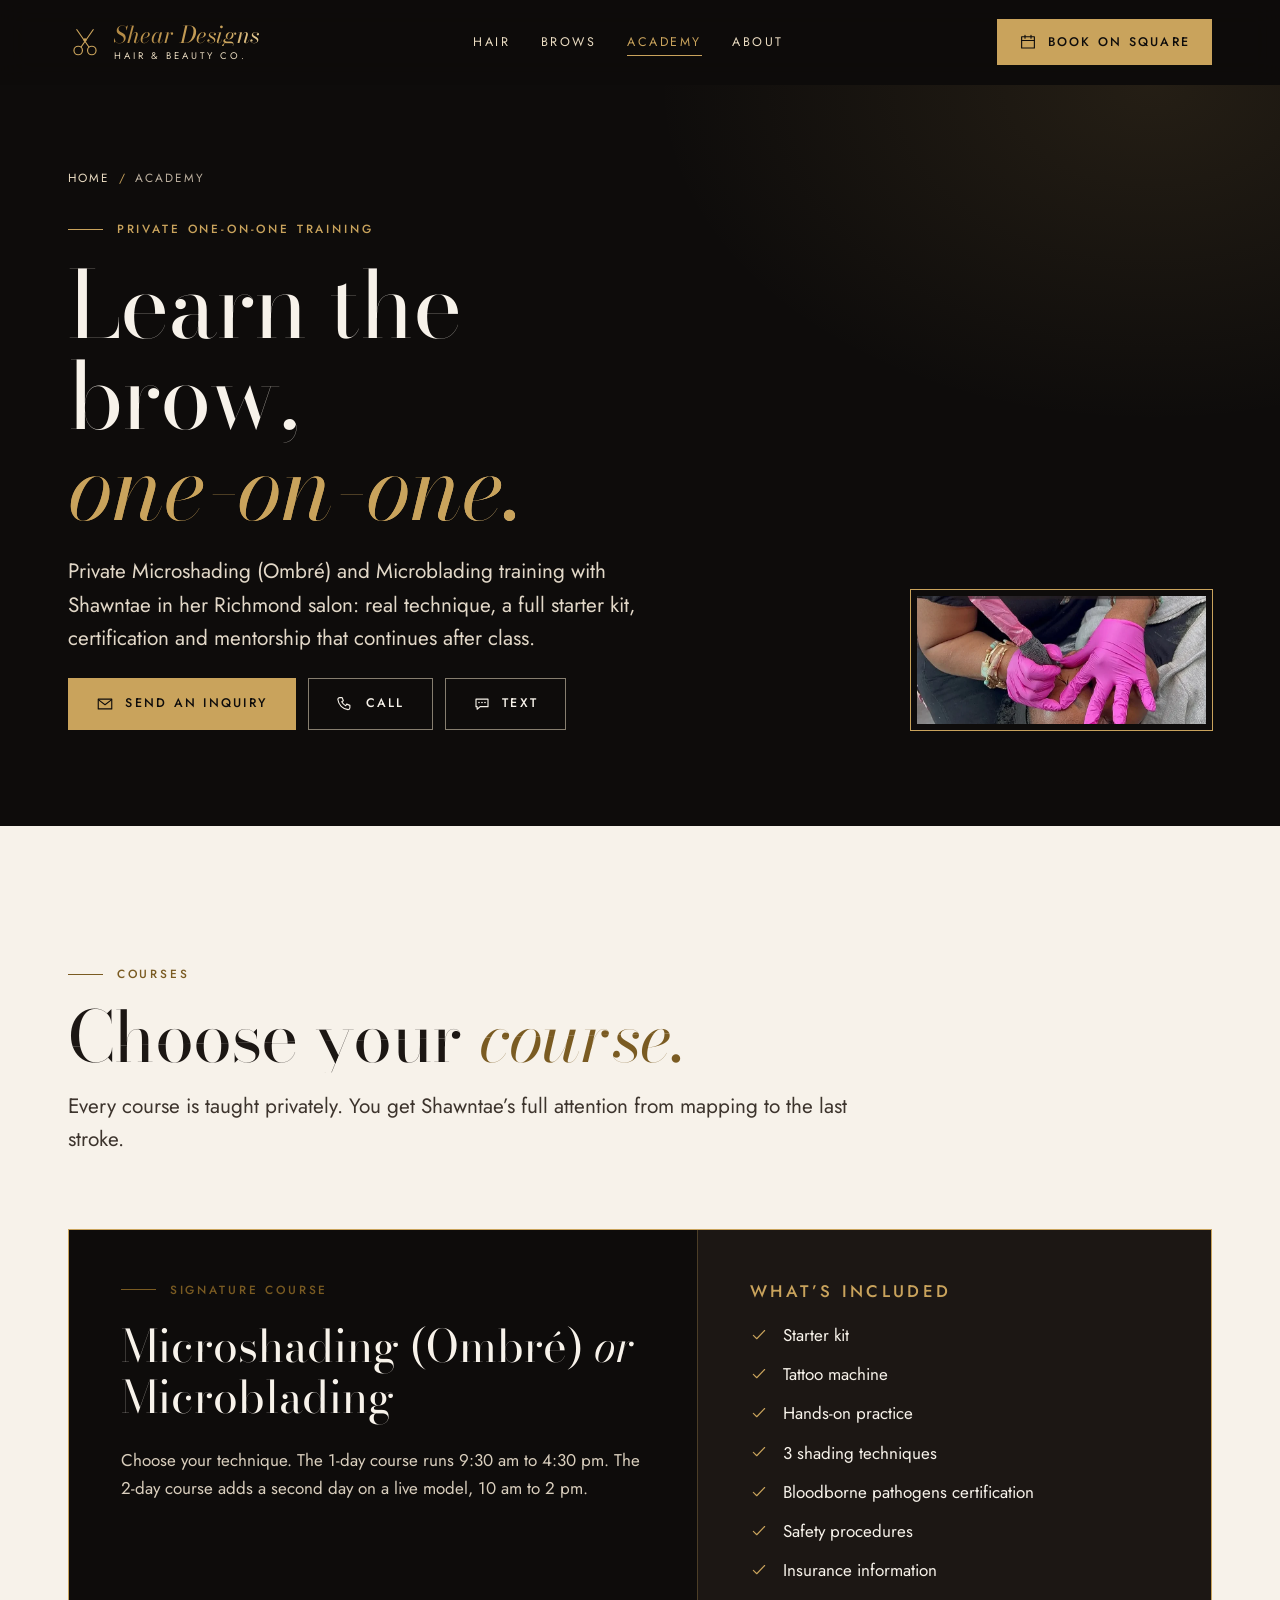
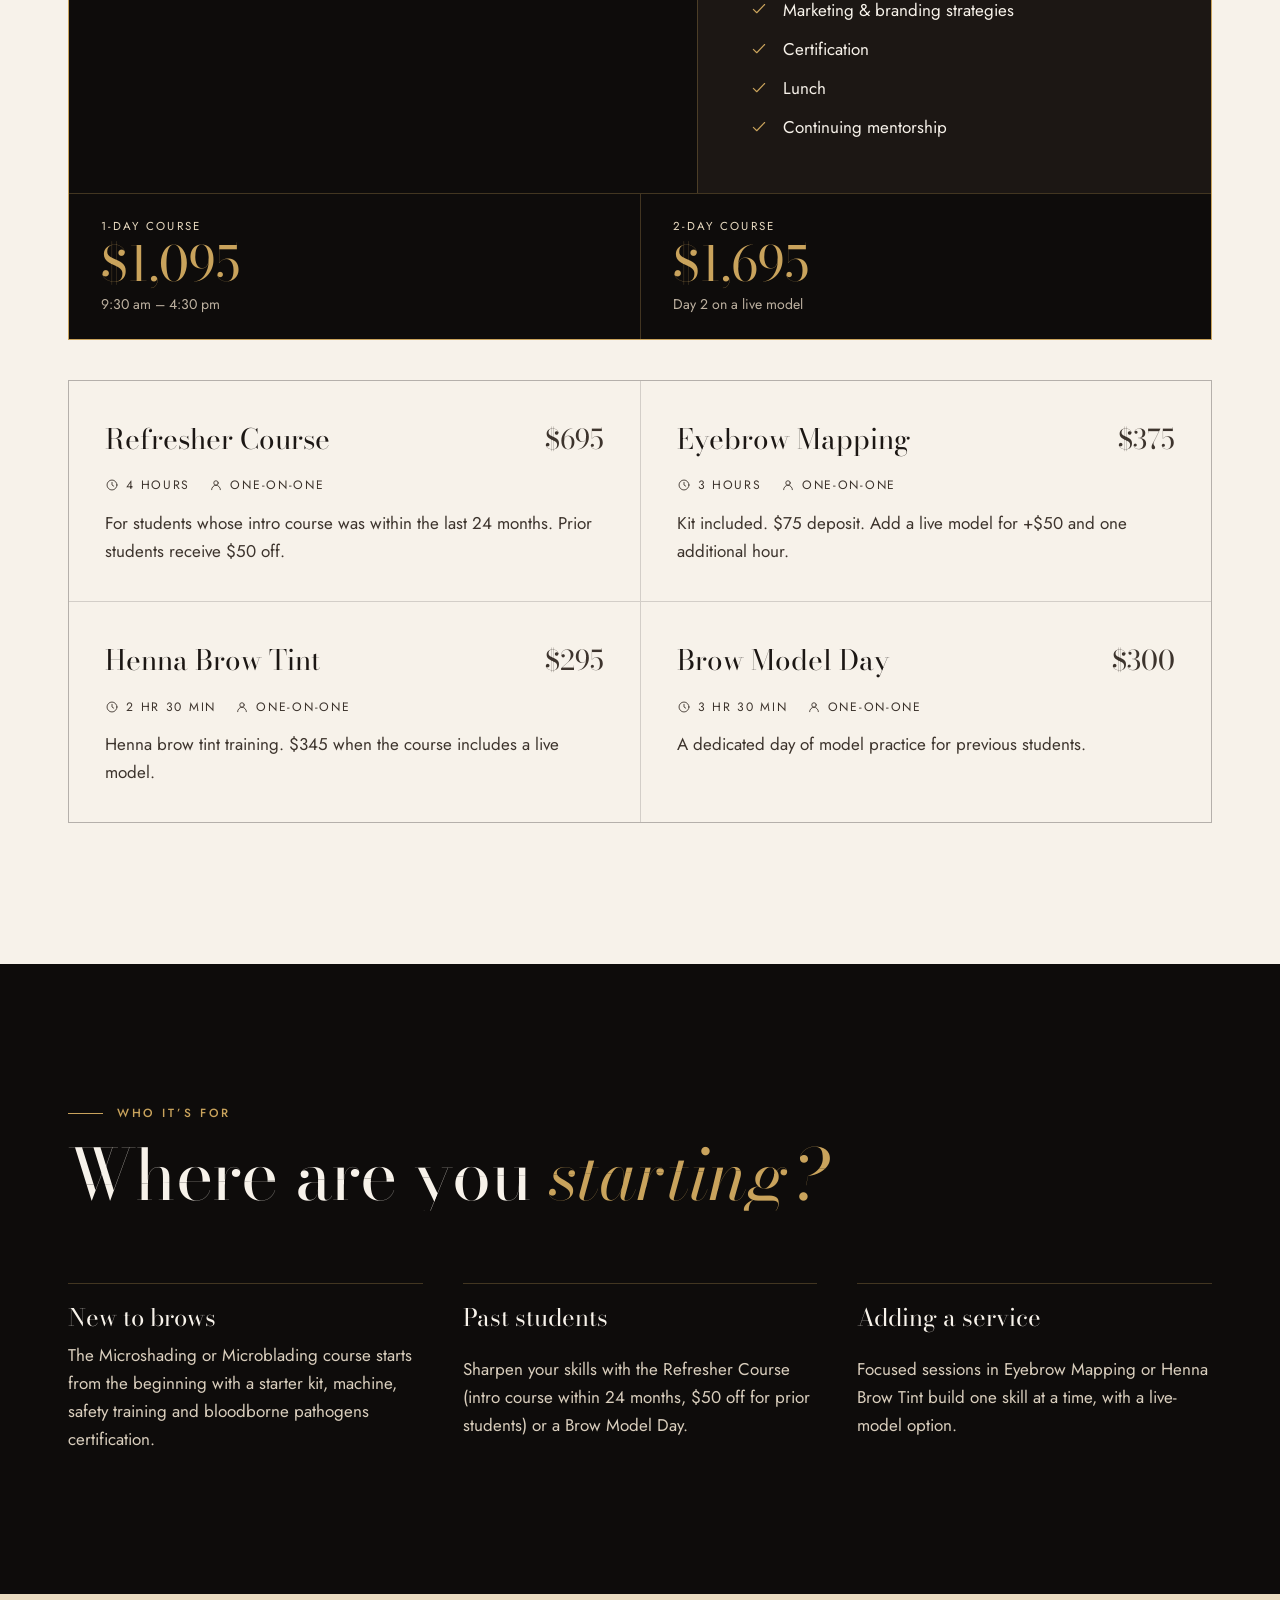
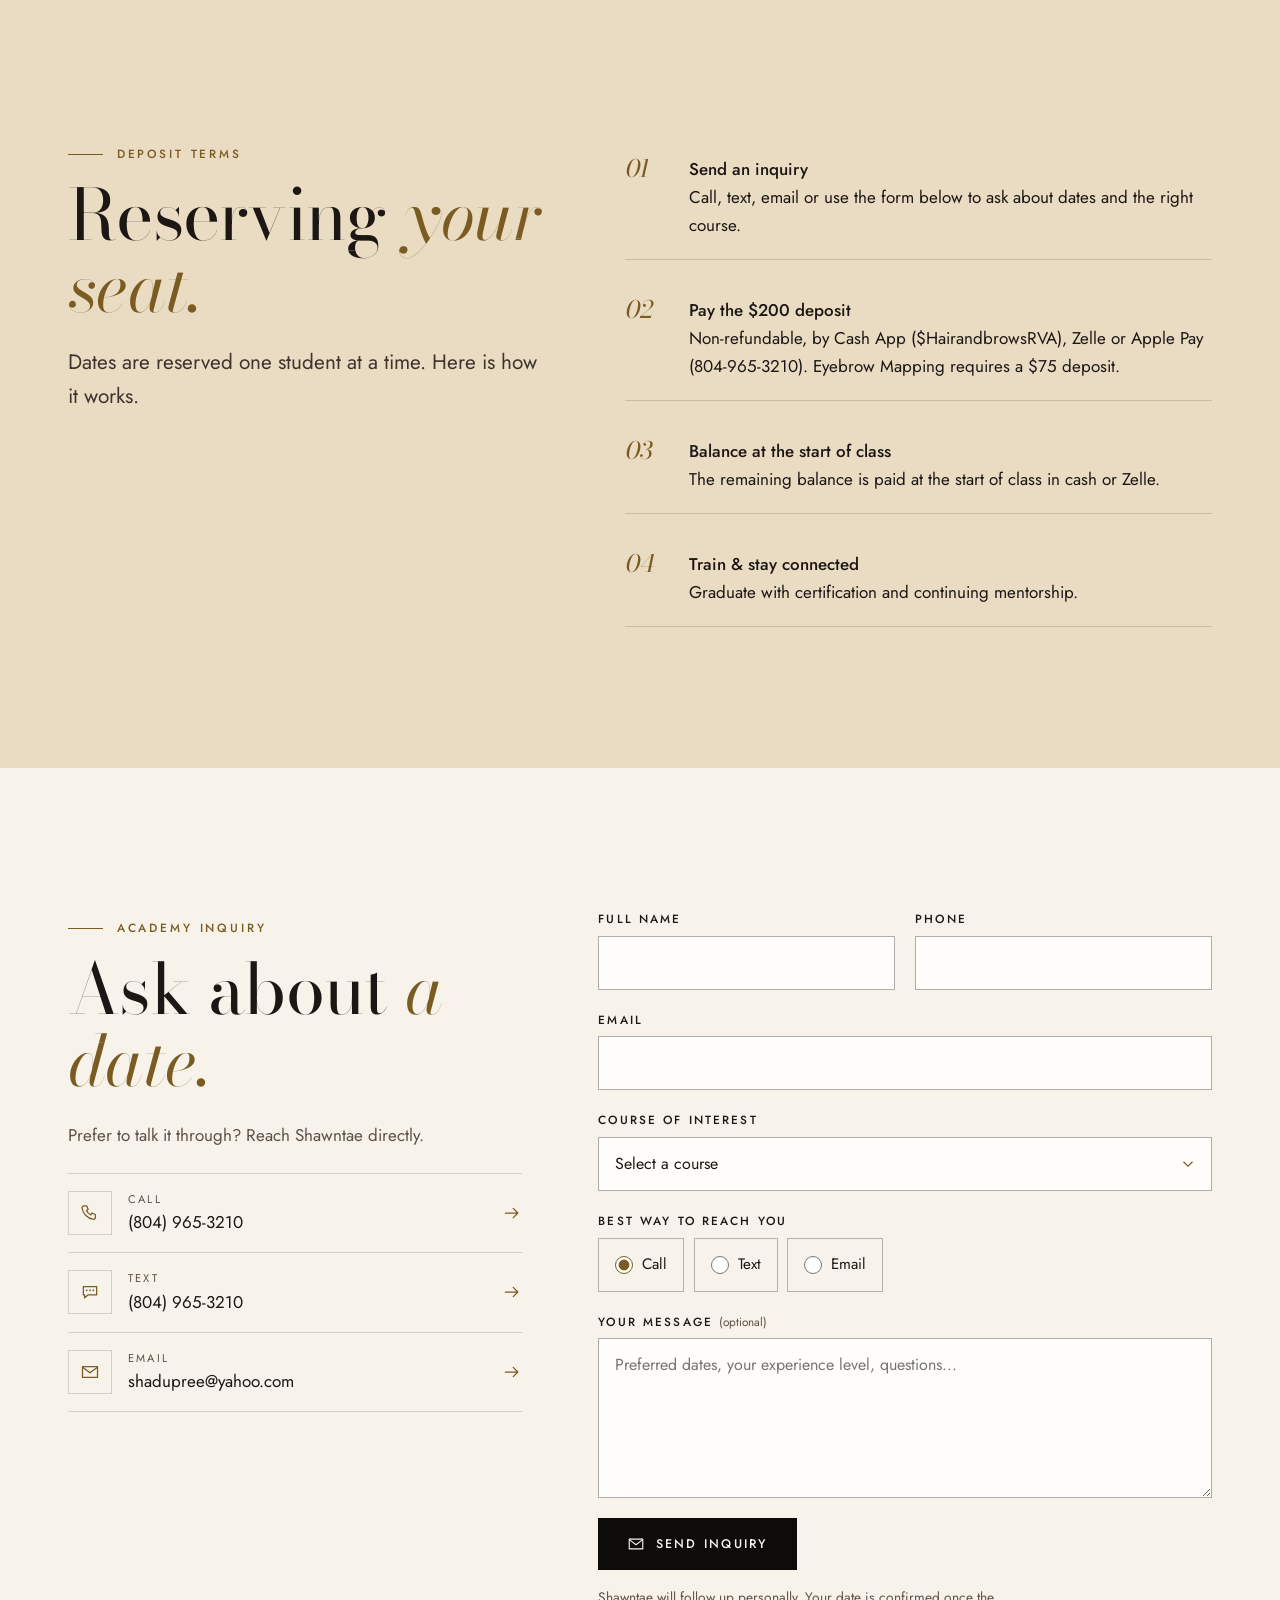
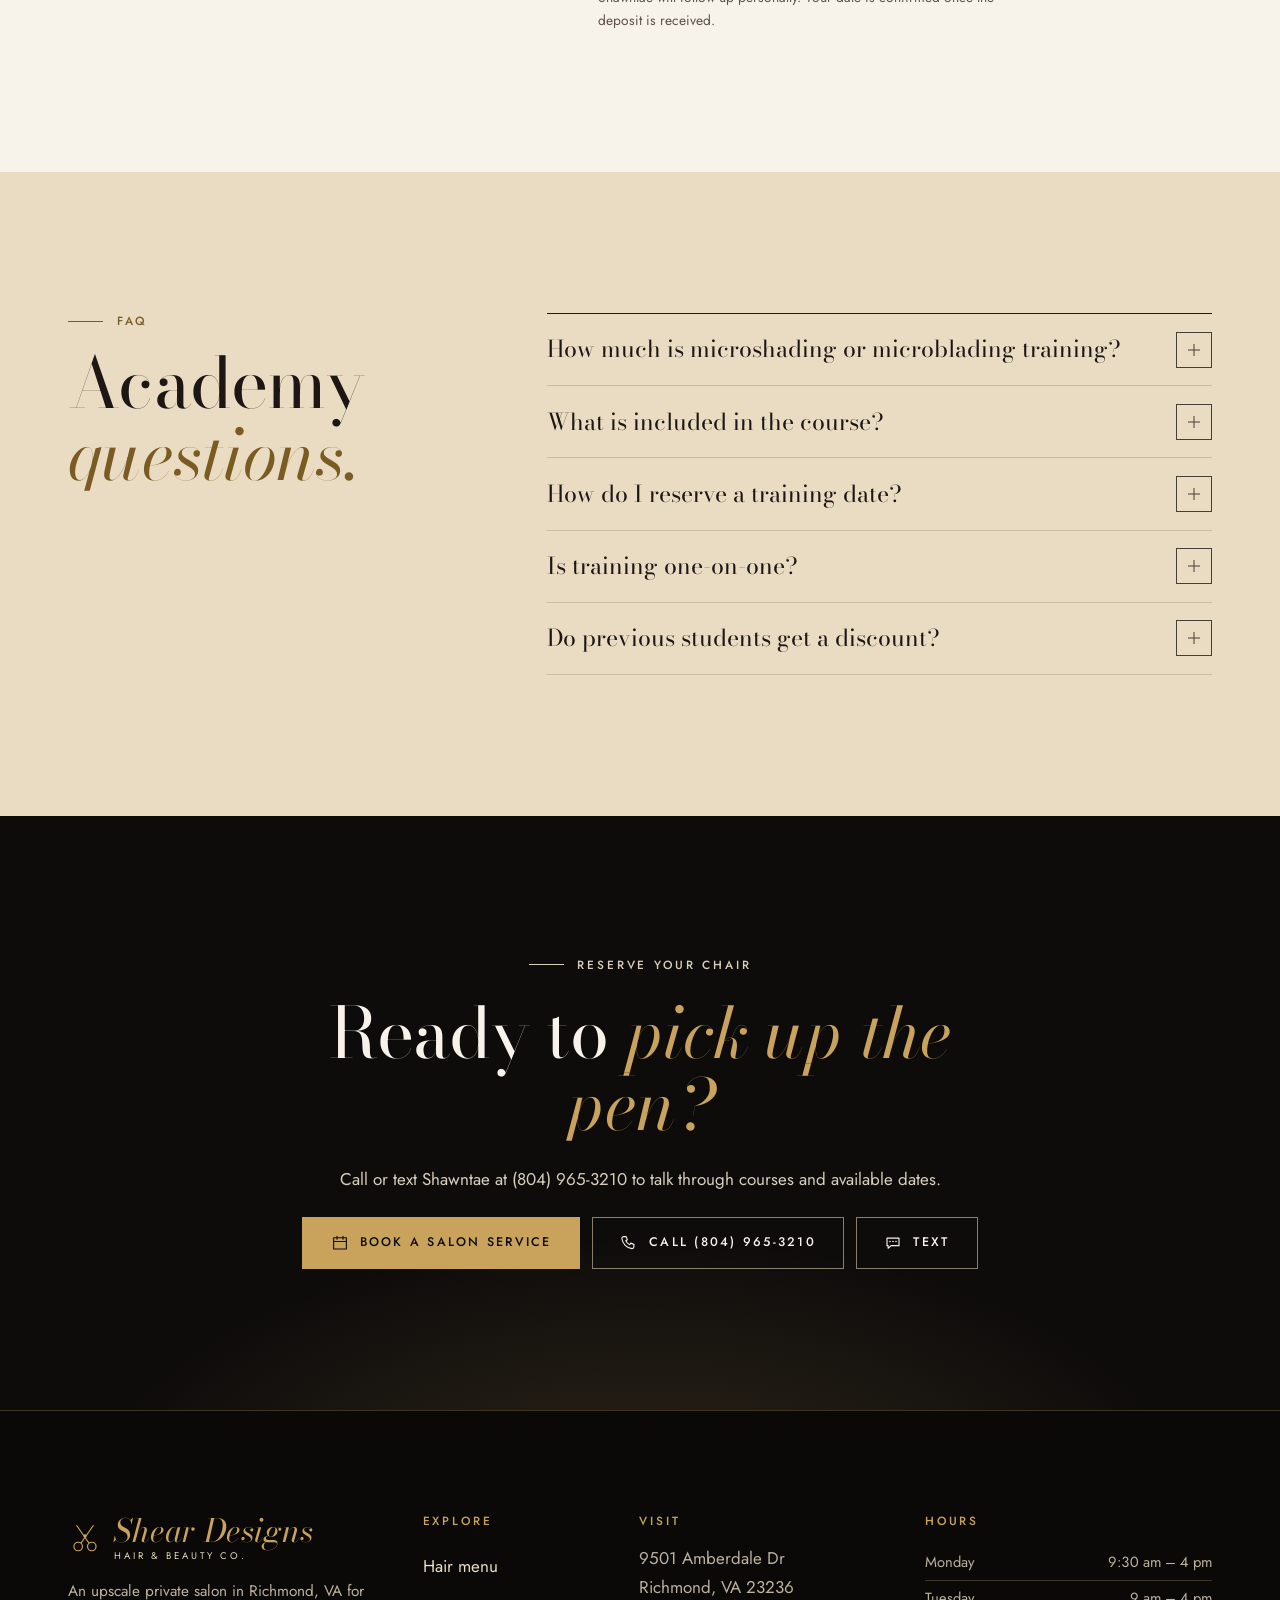
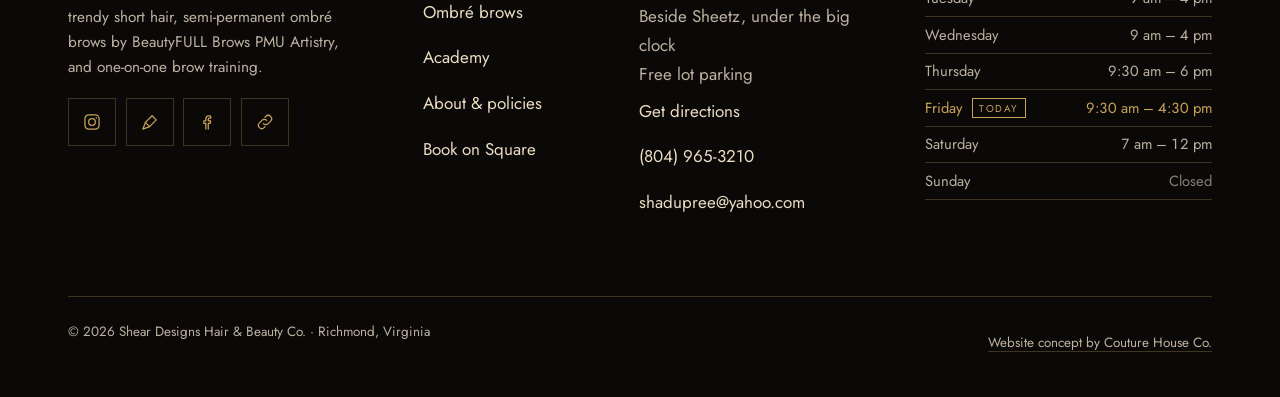
<file: academy.html>
<!doctype html>
<html lang="en" class="no-js">
<head>
<meta charset="utf-8">
<meta name="viewport" content="width=device-width, initial-scale=1, viewport-fit=cover">
<title>Microshading &amp; Brow Training in Richmond, VA | Academy</title>
<meta name="description" content="Private one-on-one microshading and microblading training in Richmond, VA. 1-day $1,095 or 2-day $1,695, kit and certification included.">
<link rel="canonical" href="https://shear-designs-website.netlify.app/academy.html">
<meta name="theme-color" content="#0e0c0b">
<meta name="format-detection" content="telephone=no">
<meta property="og:type" content="website">
<meta property="og:site_name" content="Shear Designs Hair &amp; Beauty Co.">
<meta property="og:title" content="Microshading &amp; Brow Training in Richmond, VA | Academy">
<meta property="og:description" content="Private one-on-one microshading and microblading training in Richmond, VA. 1-day $1,095 or 2-day $1,695, kit and certification included.">
<meta property="og:url" content="https://shear-designs-website.netlify.app/academy.html">
<meta property="og:image" content="https://shear-designs-website.netlify.app/assets/img/og.jpg">
<meta property="og:image:width" content="1200">
<meta property="og:image:height" content="630">
<meta property="og:image:alt" content="Shear Designs Hair &amp; Beauty Co. - pixies and brows at Master level, Richmond, VA">
<meta property="og:locale" content="en_US">
<meta name="twitter:card" content="summary_large_image">
<meta name="twitter:title" content="Microshading &amp; Brow Training in Richmond, VA | Academy">
<meta name="twitter:description" content="Private one-on-one microshading and microblading training in Richmond, VA. 1-day $1,095 or 2-day $1,695, kit and certification included.">
<meta name="twitter:image" content="https://shear-designs-website.netlify.app/assets/img/og.jpg">
<link rel="icon" href="favicon.svg" type="image/svg+xml">
<link rel="icon" href="favicon-32.png" sizes="32x32" type="image/png">
<link rel="apple-touch-icon" href="apple-touch-icon.png">
<link rel="manifest" href="site.webmanifest">
<link rel="preload" href="assets/fonts/bodoni-moda-latin-opsz-normal.woff2" as="font" type="font/woff2" crossorigin>
<link rel="stylesheet" href="assets/css/fonts.css?v=20260930b">
<link rel="stylesheet" href="assets/css/site.css?v=20260930b">
<script>document.documentElement.className=document.documentElement.className.replace('no-js','js');</script>
<script src="assets/js/site.js" defer></script>
<script type="application/ld+json">{"@context":"https://schema.org","@type":"BeautySalon","additionalType":"https://schema.org/HairSalon","@id":"https://shear-designs-website.netlify.app/#salon","name":"Shear Designs Hair & Beauty Co.","alternateName":["Shear Designs","Shear Designs Hair & Beauty Lounge","BeautyFULL Brows PMU Artistry"],"slogan":"Upscale Beauty Salon servicing pixies and brows at Master level.","description":"Upscale private beauty salon in Richmond, VA offering trendy short-hair-only styling, semi-permanent ombre brows (microshading) and one-on-one PMU training.","url":"https://shear-designs-website.netlify.app/","logo":"https://shear-designs-website.netlify.app/apple-touch-icon.png","image":["https://shear-designs-website.netlify.app/assets/img/og.jpg","https://shear-designs-website.netlify.app/assets/img/shawntae-portrait.webp"],"telephone":"+1-804-965-3210","email":"shadupree@yahoo.com","address":{"@type":"PostalAddress","streetAddress":"9501 Amberdale Dr","addressLocality":"Richmond","addressRegion":"VA","postalCode":"23236","addressCountry":"US"},"hasMap":"https://www.google.com/maps/search/?api=1&query=9501+Amberdale+Dr%2C+Richmond%2C+VA+23236","openingHoursSpecification":[{"@type":"OpeningHoursSpecification","dayOfWeek":"https://schema.org/Monday","opens":"09:30","closes":"16:00"},{"@type":"OpeningHoursSpecification","dayOfWeek":"https://schema.org/Tuesday","opens":"09:00","closes":"16:00"},{"@type":"OpeningHoursSpecification","dayOfWeek":"https://schema.org/Wednesday","opens":"09:00","closes":"16:00"},{"@type":"OpeningHoursSpecification","dayOfWeek":"https://schema.org/Thursday","opens":"09:30","closes":"18:00"},{"@type":"OpeningHoursSpecification","dayOfWeek":"https://schema.org/Friday","opens":"09:30","closes":"16:30"},{"@type":"OpeningHoursSpecification","dayOfWeek":"https://schema.org/Saturday","opens":"07:00","closes":"12:00"}],"areaServed":[{"@type":"City","name":"Richmond, VA"},{"@type":"AdministrativeArea","name":"Chesterfield County, VA"},{"@type":"State","name":"Virginia"}],"paymentAccepted":"Cash, Cash App, Zelle, Apple Pay","currenciesAccepted":"USD","founder":{"@type":"Person","@id":"https://shear-designs-website.netlify.app/about.html#shawntae","name":"Shawntae Dupree Woolfolk"},"sameAs":["https://www.instagram.com/sheardesignsbyshawntae/","https://www.instagram.com/beautyfullbrowspmuartistry/","https://www.facebook.com/ShearDesignsHairandBeautyLounge/","https://linktr.ee/Sheardesignsbeautyfullbrows"],"potentialAction":{"@type":"ReserveAction","target":{"@type":"EntryPoint","urlTemplate":"https://square.site/book/EBT7A2A8BXAZJ/shear-designs-hair-beautylounge-beautyfull-brows-pmu-artistry-richmond-va","actionPlatform":["https://schema.org/DesktopWebPlatform","https://schema.org/MobileWebPlatform"]},"result":{"@type":"Reservation","name":"Salon appointment"}},"amenityFeature":[{"@type":"LocationFeatureSpecification","name":"Free lot parking","value":true},{"@type":"LocationFeatureSpecification","name":"Private salon","value":true}],"hasOfferCatalog":{"@type":"OfferCatalog","name":"Private one-on-one PMU training","itemListElement":[{"@type":"Offer","itemOffered":{"@type":"Course","name":"Microshading (Ombre) or Microblading Training, 1-Day","description":"Private one-on-one course, 9:30 am to 4:30 pm.","provider":{"@id":"https://shear-designs-website.netlify.app/#salon"}},"priceCurrency":"USD","price":"1095"},{"@type":"Offer","itemOffered":{"@type":"Course","name":"Microshading (Ombre) or Microblading Training, 2-Day","description":"Private one-on-one course; day 2 on a live model, 10 am to 2 pm.","provider":{"@id":"https://shear-designs-website.netlify.app/#salon"}},"priceCurrency":"USD","price":"1695"},{"@type":"Offer","itemOffered":{"@type":"Course","name":"Refresher Course","description":"For students whose intro course was within the last 24 months. Prior students receive $50 off.","provider":{"@id":"https://shear-designs-website.netlify.app/#salon"}},"priceCurrency":"USD","price":"695"},{"@type":"Offer","itemOffered":{"@type":"Course","name":"Eyebrow Mapping","description":"Kit included. $75 deposit. Add a live model for +$50 and one additional hour.","provider":{"@id":"https://shear-designs-website.netlify.app/#salon"}},"priceCurrency":"USD","price":"375"},{"@type":"Offer","itemOffered":{"@type":"Course","name":"Henna Brow Tint","description":"Henna brow tint training. $345 when the course includes a live model.","provider":{"@id":"https://shear-designs-website.netlify.app/#salon"}},"priceCurrency":"USD","price":"295"},{"@type":"Offer","itemOffered":{"@type":"Course","name":"Brow Model Day","description":"A dedicated day of model practice for previous students.","provider":{"@id":"https://shear-designs-website.netlify.app/#salon"}},"priceCurrency":"USD","price":"300"}]}}</script>
<script type="application/ld+json">{"@context":"https://schema.org","@type":"BreadcrumbList","itemListElement":[{"@type":"ListItem","position":1,"name":"Home","item":"https://shear-designs-website.netlify.app/"},{"@type":"ListItem","position":2,"name":"Academy","item":"https://shear-designs-website.netlify.app/academy.html"}]}</script>
<script type="application/ld+json">{"@context":"https://schema.org","@type":"FAQPage","mainEntity":[{"@type":"Question","name":"How much is microshading or microblading training?","acceptedAnswer":{"@type":"Answer","text":"The private one-on-one course is $1,095 for 1 day (9:30 am to 4:30 pm) or $1,695 for 2 days, with day 2 spent on a live model from 10 am to 2 pm."}},{"@type":"Question","name":"What is included in the course?","acceptedAnswer":{"@type":"Answer","text":"A starter kit, tattoo machine, hands-on practice, 3 shading techniques, bloodborne pathogens certification, safety procedures, insurance information, marketing and branding strategies, certification, lunch and continuing mentorship."}},{"@type":"Question","name":"How do I reserve a training date?","acceptedAnswer":{"@type":"Answer","text":"A $200 non-refundable deposit by Cash App, Zelle or Apple Pay reserves your spot. The balance is due at the start of class in cash or Zelle."}},{"@type":"Question","name":"Is training one-on-one?","acceptedAnswer":{"@type":"Answer","text":"Yes. All Academy courses are private, one-on-one sessions with Shawntae."}},{"@type":"Question","name":"Do previous students get a discount?","acceptedAnswer":{"@type":"Answer","text":"Yes. Prior students receive $50 off the Refresher Course, available to students whose intro course was within the last 24 months."}}]}</script>
</head>
<body class="">
<a class="skip" href="#main">Skip to content</a>
<header class="hdr" data-hdr>
  <div class="wrap hdr__in">
    <a class="brand" href="index.html">
      <svg class="brand__mark" viewBox="0 0 40 40" fill="none" stroke="currentColor" stroke-width="1.4" aria-hidden="true" focusable="false"><circle cx="12" cy="30" r="5"/><circle cx="28" cy="30" r="5"/><path d="M15.2 26.2 30 5M24.8 26.2 10 5"/><circle cx="20" cy="17.5" r="1.2" fill="currentColor"/></svg>
      <span class="brand__txt"><span class="brand__name foil">Shear Designs</span><span class="brand__sub">Hair &amp; Beauty Co.</span></span>
    </a>
    <nav class="nav" aria-label="Primary"><ul><li><a href="hair.html">Hair</a></li><li><a href="brows.html">Brows</a></li><li><a href="academy.html" aria-current="page">Academy</a></li><li><a href="about.html">About</a></li></ul></nav>
    <a class="btn btn--gilt hdr__cta" href="https://square.site/book/EBT7A2A8BXAZJ/shear-designs-hair-beautylounge-beautyfull-brows-pmu-artistry-richmond-va" rel="noopener"><svg viewBox="0 0 24 24" fill="none" stroke="currentColor" stroke-width="1.5" stroke-linecap="round" stroke-linejoin="round" aria-hidden="true" focusable="false"><rect x="3.5" y="5" width="17" height="15"/><path d="M3.5 10h17M8 3v4M16 3v4"/></svg>Book on Square</a>
    <button class="menu-btn" type="button" aria-expanded="false" aria-controls="mnav"><span class="sr-only">Open menu</span><span class="menu-btn__bars" aria-hidden="true"></span></button>
  </div>
</header>
<div class="mnav" id="mnav" hidden>
    <nav aria-label="Mobile"><ul class="mnav__links"><li><a href="index.html">Home <span>Start here</span></a></li><li><a href="hair.html">Hair <span>Short hair menu</span></a></li><li><a href="brows.html">Brows <span>BeautyFULL Brows</span></a></li><li><a href="academy.html" aria-current="page">Academy <span>PMU training</span></a></li><li><a href="about.html">About <span>Shawntae &amp; visit</span></a></li></ul></nav>
    <div class="btns"><a class="btn btn--gilt" href="https://square.site/book/EBT7A2A8BXAZJ/shear-designs-hair-beautylounge-beautyfull-brows-pmu-artistry-richmond-va" rel="noopener"><svg viewBox="0 0 24 24" fill="none" stroke="currentColor" stroke-width="1.5" stroke-linecap="round" stroke-linejoin="round" aria-hidden="true" focusable="false"><rect x="3.5" y="5" width="17" height="15"/><path d="M3.5 10h17M8 3v4M16 3v4"/></svg>Book on Square</a><a class="btn btn--line" href="tel:+18049653210"><svg viewBox="0 0 24 24" fill="none" stroke="currentColor" stroke-width="1.5" stroke-linecap="round" stroke-linejoin="round" aria-hidden="true" focusable="false"><path d="M5 3.5h3.2l1.6 4.2-2.1 1.4a11 11 0 0 0 5.2 5.2l1.4-2.1 4.2 1.6V17a2.5 2.5 0 0 1-2.5 2.5A15.5 15.5 0 0 1 2.5 6 2.5 2.5 0 0 1 5 3.5z"/></svg>Call</a><a class="btn btn--line" href="sms:+18049653210"><svg viewBox="0 0 24 24" fill="none" stroke="currentColor" stroke-width="1.5" stroke-linecap="round" stroke-linejoin="round" aria-hidden="true" focusable="false"><path d="M4 5.5h16v10H9.5L5.5 19v-3.5H4z"/><path d="M8 10h.01M12 10h.01M16 10h.01" stroke-width="2.2"/></svg>Text</a></div>
    <div class="mnav__meta"><span>9501 Amberdale Dr, Richmond, VA 23236</span><span>Beside Sheetz, under the big clock</span><a href="tel:+18049653210">(804) 965-3210</a></div>
</div>

<main id="main">
<section class="phero" aria-labelledby="page-title">
  <div class="wrap phero__grid">
    <div class="phero__copy">
      <nav class="crumbs" aria-label="Breadcrumb"><ol><li><a href="index.html">Home</a></li><li><span aria-current="page">Academy</span></li></ol></nav>
      <p class="eyebrow">Private one-on-one training</p>
      <h1 id="page-title">Learn the brow, <em class="foil" style="white-space:nowrap">one-on-one.</em></h1>
      <p class="lede" style="color:#e2d8c8">Private Microshading (Ombr&eacute;) and Microblading training with Shawntae in her Richmond salon: real technique, a full starter kit, certification and mentorship that continues after class.</p>
      <div class="btns"><a class="btn btn--gilt" href="#inquire"><svg viewBox="0 0 24 24" fill="none" stroke="currentColor" stroke-width="1.5" stroke-linecap="round" stroke-linejoin="round" aria-hidden="true" focusable="false"><rect x="3" y="5.5" width="18" height="13"/><path d="M3.5 6.5l8.5 6.5 8.5-6.5"/></svg>Send an inquiry</a><a class="btn btn--line" href="tel:+18049653210"><svg viewBox="0 0 24 24" fill="none" stroke="currentColor" stroke-width="1.5" stroke-linecap="round" stroke-linejoin="round" aria-hidden="true" focusable="false"><path d="M5 3.5h3.2l1.6 4.2-2.1 1.4a11 11 0 0 0 5.2 5.2l1.4-2.1 4.2 1.6V17a2.5 2.5 0 0 1-2.5 2.5A15.5 15.5 0 0 1 2.5 6 2.5 2.5 0 0 1 5 3.5z"/></svg>Call</a><a class="btn btn--line" href="sms:+18049653210"><svg viewBox="0 0 24 24" fill="none" stroke="currentColor" stroke-width="1.5" stroke-linecap="round" stroke-linejoin="round" aria-hidden="true" focusable="false"><path d="M4 5.5h16v10H9.5L5.5 19v-3.5H4z"/><path d="M8 10h.01M12 10h.01M16 10h.01" stroke-width="2.2"/></svg>Text</a></div>
    </div>
    <div class="acad-media">
      <img src="assets/img/training-student-pair.webp" alt="Shawntae with a smiling student in front of a BROWS backdrop after training" width="720" height="1280" fetchpriority="high" decoding="async" class="tall rv-mask">
      <img src="assets/img/training-hands-crop.webp" alt="Gloved hands shading a brow with a tattoo pen during hands-on training" width="890" height="412" loading="lazy" decoding="async" class="wide rv">
    </div>
  </div>
</section>

<section class="sec sec--ivory" id="courses" aria-labelledby="courses-title">
  <div class="wrap">
    <div class="head"><p class="eyebrow">Courses</p><h2 class="cut" id="courses-title">Choose your <em>course.</em></h2><p class="lede">Every course is taught privately. You get Shawntae&rsquo;s full attention from mapping to the last stroke.</p></div>
    <article class="course-hero rv">
      <div class="course-hero__main">
        <p class="eyebrow">Signature course</p>
        <h3 style="font-size:clamp(1.9rem,5vw,2.8rem);font-weight:400">Microshading (Ombr&eacute;) <em>or</em> Microblading</h3>
        <p style="color:#d9cebd">Choose your technique. The 1-day course runs 9:30 am to 4:30 pm. The 2-day course adds a second day on a live model, 10 am to 2 pm.</p>
      </div>
      <div class="course-hero__incl">
        <h3>What&rsquo;s included</h3>
        <ul class="checks"><li><svg viewBox="0 0 24 24" fill="none" stroke="currentColor" stroke-width="1.5" stroke-linecap="round" stroke-linejoin="round" aria-hidden="true" focusable="false"><path d="M4.5 12.5l4.5 4.5 10.5-11"/></svg><span>Starter kit</span></li><li><svg viewBox="0 0 24 24" fill="none" stroke="currentColor" stroke-width="1.5" stroke-linecap="round" stroke-linejoin="round" aria-hidden="true" focusable="false"><path d="M4.5 12.5l4.5 4.5 10.5-11"/></svg><span>Tattoo machine</span></li><li><svg viewBox="0 0 24 24" fill="none" stroke="currentColor" stroke-width="1.5" stroke-linecap="round" stroke-linejoin="round" aria-hidden="true" focusable="false"><path d="M4.5 12.5l4.5 4.5 10.5-11"/></svg><span>Hands-on practice</span></li><li><svg viewBox="0 0 24 24" fill="none" stroke="currentColor" stroke-width="1.5" stroke-linecap="round" stroke-linejoin="round" aria-hidden="true" focusable="false"><path d="M4.5 12.5l4.5 4.5 10.5-11"/></svg><span>3 shading techniques</span></li><li><svg viewBox="0 0 24 24" fill="none" stroke="currentColor" stroke-width="1.5" stroke-linecap="round" stroke-linejoin="round" aria-hidden="true" focusable="false"><path d="M4.5 12.5l4.5 4.5 10.5-11"/></svg><span>Bloodborne pathogens certification</span></li><li><svg viewBox="0 0 24 24" fill="none" stroke="currentColor" stroke-width="1.5" stroke-linecap="round" stroke-linejoin="round" aria-hidden="true" focusable="false"><path d="M4.5 12.5l4.5 4.5 10.5-11"/></svg><span>Safety procedures</span></li><li><svg viewBox="0 0 24 24" fill="none" stroke="currentColor" stroke-width="1.5" stroke-linecap="round" stroke-linejoin="round" aria-hidden="true" focusable="false"><path d="M4.5 12.5l4.5 4.5 10.5-11"/></svg><span>Insurance information</span></li><li><svg viewBox="0 0 24 24" fill="none" stroke="currentColor" stroke-width="1.5" stroke-linecap="round" stroke-linejoin="round" aria-hidden="true" focusable="false"><path d="M4.5 12.5l4.5 4.5 10.5-11"/></svg><span>Marketing &amp; branding strategies</span></li><li><svg viewBox="0 0 24 24" fill="none" stroke="currentColor" stroke-width="1.5" stroke-linecap="round" stroke-linejoin="round" aria-hidden="true" focusable="false"><path d="M4.5 12.5l4.5 4.5 10.5-11"/></svg><span>Certification</span></li><li><svg viewBox="0 0 24 24" fill="none" stroke="currentColor" stroke-width="1.5" stroke-linecap="round" stroke-linejoin="round" aria-hidden="true" focusable="false"><path d="M4.5 12.5l4.5 4.5 10.5-11"/></svg><span>Lunch</span></li><li><svg viewBox="0 0 24 24" fill="none" stroke="currentColor" stroke-width="1.5" stroke-linecap="round" stroke-linejoin="round" aria-hidden="true" focusable="false"><path d="M4.5 12.5l4.5 4.5 10.5-11"/></svg><span>Continuing mentorship</span></li></ul>
      </div>
      <div class="course-hero__prices">
        <div><span>1-Day course</span><b>$1,095</b><small>9:30 am &ndash; 4:30 pm</small></div>
        <div><span>2-Day course</span><b>$1,695</b><small>Day 2 on a live model</small></div>
      </div>
    </article>
    <div class="courses"><article class="course rv" style="--d:0.00s"><div class="course__top"><h3>Refresher Course</h3><p class="course__price">$695</p></div><p class="course__meta"><span><svg viewBox="0 0 24 24" fill="none" stroke="currentColor" stroke-width="1.5" stroke-linecap="round" stroke-linejoin="round" aria-hidden="true" focusable="false"><circle cx="12" cy="12" r="8.5"/><path d="M12 7.5V12l3 2"/></svg>4 hours</span><span><svg viewBox="0 0 24 24" fill="none" stroke="currentColor" stroke-width="1.5" stroke-linecap="round" stroke-linejoin="round" aria-hidden="true" focusable="false"><circle cx="12" cy="8.5" r="3.8"/><path d="M4.5 20a7.5 7.5 0 0 1 15 0"/></svg>One-on-one</span></p><p>For students whose intro course was within the last 24 months. Prior students receive $50 off.</p></article><article class="course rv" style="--d:0.06s"><div class="course__top"><h3>Eyebrow Mapping</h3><p class="course__price">$375</p></div><p class="course__meta"><span><svg viewBox="0 0 24 24" fill="none" stroke="currentColor" stroke-width="1.5" stroke-linecap="round" stroke-linejoin="round" aria-hidden="true" focusable="false"><circle cx="12" cy="12" r="8.5"/><path d="M12 7.5V12l3 2"/></svg>3 hours</span><span><svg viewBox="0 0 24 24" fill="none" stroke="currentColor" stroke-width="1.5" stroke-linecap="round" stroke-linejoin="round" aria-hidden="true" focusable="false"><circle cx="12" cy="8.5" r="3.8"/><path d="M4.5 20a7.5 7.5 0 0 1 15 0"/></svg>One-on-one</span></p><p>Kit included. $75 deposit. Add a live model for +$50 and one additional hour.</p></article><article class="course rv" style="--d:0.12s"><div class="course__top"><h3>Henna Brow Tint</h3><p class="course__price">$295</p></div><p class="course__meta"><span><svg viewBox="0 0 24 24" fill="none" stroke="currentColor" stroke-width="1.5" stroke-linecap="round" stroke-linejoin="round" aria-hidden="true" focusable="false"><circle cx="12" cy="12" r="8.5"/><path d="M12 7.5V12l3 2"/></svg>2 hr 30 min</span><span><svg viewBox="0 0 24 24" fill="none" stroke="currentColor" stroke-width="1.5" stroke-linecap="round" stroke-linejoin="round" aria-hidden="true" focusable="false"><circle cx="12" cy="8.5" r="3.8"/><path d="M4.5 20a7.5 7.5 0 0 1 15 0"/></svg>One-on-one</span></p><p>Henna brow tint training. $345 when the course includes a live model.</p></article><article class="course rv" style="--d:0.18s"><div class="course__top"><h3>Brow Model Day</h3><p class="course__price">$300</p></div><p class="course__meta"><span><svg viewBox="0 0 24 24" fill="none" stroke="currentColor" stroke-width="1.5" stroke-linecap="round" stroke-linejoin="round" aria-hidden="true" focusable="false"><circle cx="12" cy="12" r="8.5"/><path d="M12 7.5V12l3 2"/></svg>3 hr 30 min</span><span><svg viewBox="0 0 24 24" fill="none" stroke="currentColor" stroke-width="1.5" stroke-linecap="round" stroke-linejoin="round" aria-hidden="true" focusable="false"><circle cx="12" cy="8.5" r="3.8"/><path d="M4.5 20a7.5 7.5 0 0 1 15 0"/></svg>One-on-one</span></p><p>A dedicated day of model practice for previous students.</p></article></div>
  </div>
</section>

<section class="sec sec--noir" aria-labelledby="who-title">
  <div class="wrap">
    <div class="head"><p class="eyebrow">Who it&rsquo;s for</p><h2 class="cut" id="who-title">Where are you <em>starting?</em></h2></div>
    <div class="who">
      <div class="who__item rv"><h3>New to brows</h3><p>The Microshading or Microblading course starts from the beginning with a starter kit, machine, safety training and bloodborne pathogens certification.</p></div>
      <div class="who__item rv" style="--d:.08s"><h3>Past students</h3><p>Sharpen your skills with the Refresher Course (intro course within 24 months, $50 off for prior students) or a Brow Model Day.</p></div>
      <div class="who__item rv" style="--d:.16s"><h3>Adding a service</h3><p>Focused sessions in Eyebrow Mapping or Henna Brow Tint build one skill at a time, with a live-model option.</p></div>
    </div>
  </div>
</section>

<section class="sec sec--champ" aria-labelledby="terms-title">
  <div class="wrap split split--top">
    <div>
      <p class="eyebrow">Deposit terms</p>
      <h2 class="cut" id="terms-title" style="margin:1rem 0 1.5rem">Reserving <em>your seat.</em></h2>
      <p class="lede">Dates are reserved one student at a time. Here is how it works.</p>
    </div>
    <ol class="terms">
      <li><div><strong>Send an inquiry</strong>Call, text, email or use the form below to ask about dates and the right course.</div></li>
      <li><div><strong>Pay the $200 deposit</strong>Non-refundable, by Cash App ($HairandbrowsRVA), Zelle or Apple Pay (804-965-3210). Eyebrow Mapping requires a $75 deposit.</div></li>
      <li><div><strong>Balance at the start of class</strong>The remaining balance is paid at the start of class in cash or Zelle.</div></li>
      <li><div><strong>Train &amp; stay connected</strong>Graduate with certification and continuing mentorship.</div></li>
    </ol>
  </div>
</section>

<section class="sec sec--ivory" id="inquire" aria-labelledby="inq-title">
  <div class="wrap form-wrap">
    <div>
      <p class="eyebrow">Academy inquiry</p>
      <h2 class="cut" id="inq-title" style="margin:1rem 0 1.5rem">Ask about <em>a date.</em></h2>
      <p class="muted">Prefer to talk it through? Reach Shawntae directly.</p>
      <div class="contact-list">
        <a href="tel:+18049653210"><span class="ic"><svg viewBox="0 0 24 24" fill="none" stroke="currentColor" stroke-width="1.5" stroke-linecap="round" stroke-linejoin="round" aria-hidden="true" focusable="false"><path d="M5 3.5h3.2l1.6 4.2-2.1 1.4a11 11 0 0 0 5.2 5.2l1.4-2.1 4.2 1.6V17a2.5 2.5 0 0 1-2.5 2.5A15.5 15.5 0 0 1 2.5 6 2.5 2.5 0 0 1 5 3.5z"/></svg></span><span><small>Call</small>(804) 965-3210</span><svg class="go" viewBox="0 0 24 24" fill="none" stroke="currentColor" stroke-width="1.5" stroke-linecap="round" stroke-linejoin="round" aria-hidden="true" focusable="false"><path d="M4 12h15M13.5 6.5 19 12l-5.5 5.5"/></svg></a>
        <a href="sms:+18049653210"><span class="ic"><svg viewBox="0 0 24 24" fill="none" stroke="currentColor" stroke-width="1.5" stroke-linecap="round" stroke-linejoin="round" aria-hidden="true" focusable="false"><path d="M4 5.5h16v10H9.5L5.5 19v-3.5H4z"/><path d="M8 10h.01M12 10h.01M16 10h.01" stroke-width="2.2"/></svg></span><span><small>Text</small>(804) 965-3210</span><svg class="go" viewBox="0 0 24 24" fill="none" stroke="currentColor" stroke-width="1.5" stroke-linecap="round" stroke-linejoin="round" aria-hidden="true" focusable="false"><path d="M4 12h15M13.5 6.5 19 12l-5.5 5.5"/></svg></a>
        <a href="mailto:shadupree@yahoo.com?subject=Academy%20inquiry"><span class="ic"><svg viewBox="0 0 24 24" fill="none" stroke="currentColor" stroke-width="1.5" stroke-linecap="round" stroke-linejoin="round" aria-hidden="true" focusable="false"><rect x="3" y="5.5" width="18" height="13"/><path d="M3.5 6.5l8.5 6.5 8.5-6.5"/></svg></span><span><small>Email</small>shadupree@yahoo.com</span><svg class="go" viewBox="0 0 24 24" fill="none" stroke="currentColor" stroke-width="1.5" stroke-linecap="round" stroke-linejoin="round" aria-hidden="true" focusable="false"><path d="M4 12h15M13.5 6.5 19 12l-5.5 5.5"/></svg></a>
      </div>
    </div>
    <div>
      <form class="form" name="academy-inquiry" method="POST" action="academy.html?sent=1#inquire" data-netlify="true" netlify-honeypot="company" data-validate data-success="inq-success" novalidate>
        <input type="hidden" name="form-name" value="academy-inquiry">
        <p class="hp" aria-hidden="true"><label>Company <input name="company" tabindex="-1" autocomplete="off"></label></p>
        <div class="form__row">
          <div class="field"><label for="f-name">Full name</label><input id="f-name" name="name" type="text" autocomplete="name" required aria-describedby="f-name-err"><p class="err" id="f-name-err" aria-live="polite"></p></div>
          <div class="field"><label for="f-phone">Phone</label><input id="f-phone" name="phone" type="tel" autocomplete="tel" inputmode="tel" required aria-describedby="f-phone-err"><p class="err" id="f-phone-err" aria-live="polite"></p></div>
        </div>
        <div class="field"><label for="f-email">Email</label><input id="f-email" name="email" type="email" autocomplete="email" required aria-describedby="f-email-err"><p class="err" id="f-email-err" aria-live="polite"></p></div>
        <div class="field"><label for="f-course">Course of interest</label>
          <select id="f-course" name="course" required aria-describedby="f-course-err">
            <option value="">Select a course</option>
            <option>Microshading (Ombré), 1-Day, $1,095</option>
            <option>Microshading (Ombré), 2-Day, $1,695</option>
            <option>Microblading, 1-Day, $1,095</option>
            <option>Microblading, 2-Day, $1,695</option>
            <option>Refresher Course, $695</option>
            <option>Eyebrow Mapping, $375</option>
            <option>Henna Brow Tint, $295 / $345 with model</option>
            <option>Brow Model Day, $300</option>
            <option>Not sure yet</option>
          </select><p class="err" id="f-course-err" aria-live="polite"></p></div>
        <fieldset class="field radios"><legend>Best way to reach you</legend>
          <label><input type="radio" name="contact-by" value="Call" checked> Call</label>
          <label><input type="radio" name="contact-by" value="Text"> Text</label>
          <label><input type="radio" name="contact-by" value="Email"> Email</label>
        </fieldset>
        <div class="field"><label for="f-msg">Your message <span class="opt">(optional)</span></label><textarea id="f-msg" name="message" rows="5" placeholder="Preferred dates, your experience level, questions..."></textarea></div>
        <div class="form__foot"><button class="btn btn--ink" type="submit"><svg viewBox="0 0 24 24" fill="none" stroke="currentColor" stroke-width="1.5" stroke-linecap="round" stroke-linejoin="round" aria-hidden="true" focusable="false"><rect x="3" y="5.5" width="18" height="13"/><path d="M3.5 6.5l8.5 6.5 8.5-6.5"/></svg>Send inquiry</button><p data-form-status aria-live="polite">Shawntae will follow up personally. Your date is confirmed once the deposit is received.</p></div>
      </form>
      <div class="form-success" id="inq-success" hidden role="status">
        <svg viewBox="0 0 24 24" fill="none" stroke="currentColor" stroke-width="1.5" stroke-linecap="round" stroke-linejoin="round" aria-hidden="true" focusable="false"><path d="M4.5 12.5l4.5 4.5 10.5-11"/></svg>
        <h3>Thank you. Your inquiry is in.</h3>
        <p class="muted">Shawntae will reach out soon to talk dates. For a faster answer, call or text <a class="inline-link" href="tel:+18049653210">(804) 965-3210</a>.</p>
      </div>
    </div>
  </div>
</section>

<section class="sec sec--champ" id="faq" aria-labelledby="faq-title">
  <div class="wrap faq-grid">
    <div class="head"><p class="eyebrow">FAQ</p><h2 class="cut" id="faq-title">Academy <em>questions.</em></h2></div>
    <div class="faq"><details><summary>How much is microshading or microblading training?<span class="pm" aria-hidden="true"></span></summary><div class="ans"><p>The private one-on-one course is $1,095 for 1 day (9:30 am to 4:30 pm) or $1,695 for 2 days, with day 2 spent on a live model from 10 am to 2 pm.</p></div></details><details><summary>What is included in the course?<span class="pm" aria-hidden="true"></span></summary><div class="ans"><p>A starter kit, tattoo machine, hands-on practice, 3 shading techniques, bloodborne pathogens certification, safety procedures, insurance information, marketing and branding strategies, certification, lunch and continuing mentorship.</p></div></details><details><summary>How do I reserve a training date?<span class="pm" aria-hidden="true"></span></summary><div class="ans"><p>A $200 non-refundable deposit by Cash App, Zelle or Apple Pay reserves your spot. The balance is due at the start of class in cash or Zelle.</p></div></details><details><summary>Is training one-on-one?<span class="pm" aria-hidden="true"></span></summary><div class="ans"><p>Yes. All Academy courses are private, one-on-one sessions with Shawntae.</p></div></details><details><summary>Do previous students get a discount?<span class="pm" aria-hidden="true"></span></summary><div class="ans"><p>Yes. Prior students receive $50 off the Refresher Course, available to students whose intro course was within the last 24 months.</p></div></details></div>
  </div>
</section>

<section class="sec sec--noir cta" aria-labelledby="cta-title">
  <div class="wrap">
    <p class="eyebrow">Reserve your chair</p>
    <h2 class="cut" id="cta-title">Ready to <em>pick up the pen?</em></h2>
    <p>Call or text Shawntae at (804) 965-3210 to talk through courses and available dates.</p>
    <div class="btns"><a class="btn btn--gilt" href="https://square.site/book/EBT7A2A8BXAZJ/shear-designs-hair-beautylounge-beautyfull-brows-pmu-artistry-richmond-va" rel="noopener"><svg viewBox="0 0 24 24" fill="none" stroke="currentColor" stroke-width="1.5" stroke-linecap="round" stroke-linejoin="round" aria-hidden="true" focusable="false"><rect x="3.5" y="5" width="17" height="15"/><path d="M3.5 10h17M8 3v4M16 3v4"/></svg>Book a salon service</a><a class="btn btn--line" href="tel:+18049653210"><svg viewBox="0 0 24 24" fill="none" stroke="currentColor" stroke-width="1.5" stroke-linecap="round" stroke-linejoin="round" aria-hidden="true" focusable="false"><path d="M5 3.5h3.2l1.6 4.2-2.1 1.4a11 11 0 0 0 5.2 5.2l1.4-2.1 4.2 1.6V17a2.5 2.5 0 0 1-2.5 2.5A15.5 15.5 0 0 1 2.5 6 2.5 2.5 0 0 1 5 3.5z"/></svg>Call (804) 965-3210</a><a class="btn btn--line" href="sms:+18049653210"><svg viewBox="0 0 24 24" fill="none" stroke="currentColor" stroke-width="1.5" stroke-linecap="round" stroke-linejoin="round" aria-hidden="true" focusable="false"><path d="M4 5.5h16v10H9.5L5.5 19v-3.5H4z"/><path d="M8 10h.01M12 10h.01M16 10h.01" stroke-width="2.2"/></svg>Text</a></div>
  </div>
</section>
</main>
<footer class="ftr">
  <div class="wrap">
    <div class="ftr__top">
      <div class="ftr__brand">
        <a class="brand" href="index.html"><svg class="brand__mark" viewBox="0 0 40 40" fill="none" stroke="currentColor" stroke-width="1.4" aria-hidden="true" focusable="false"><circle cx="12" cy="30" r="5"/><circle cx="28" cy="30" r="5"/><path d="M15.2 26.2 30 5M24.8 26.2 10 5"/><circle cx="20" cy="17.5" r="1.2" fill="currentColor"/></svg><span class="brand__txt"><span class="brand__name">Shear Designs</span><span class="brand__sub">Hair &amp; Beauty Co.</span></span></a>
        <p>An upscale private salon in Richmond, VA for trendy short hair, semi-permanent ombr&eacute; brows by BeautyFULL Brows PMU Artistry, and one-on-one brow training.</p>
        <div class="social">
          <a href="https://www.instagram.com/sheardesignsbyshawntae/" rel="noopener" aria-label="Shear Designs on Instagram"><svg viewBox="0 0 24 24" fill="none" stroke="currentColor" stroke-width="1.5" stroke-linecap="round" stroke-linejoin="round" aria-hidden="true" focusable="false"><rect x="3.5" y="3.5" width="17" height="17" rx="4.5"/><circle cx="12" cy="12" r="4"/><circle cx="17.2" cy="6.8" r=".9" fill="currentColor" stroke="none"/></svg></a>
          <a href="https://www.instagram.com/beautyfullbrowspmuartistry/" rel="noopener" aria-label="BeautyFULL Brows on Instagram"><svg viewBox="0 0 24 24" fill="none" stroke="currentColor" stroke-width="1.5" stroke-linecap="round" stroke-linejoin="round" aria-hidden="true" focusable="false"><path d="M14.5 4.5l5 5-8 8-5-5z"/><path d="M6.5 12.5 3.5 20.5l8-3"/></svg></a>
          <a href="https://www.facebook.com/ShearDesignsHairandBeautyLounge/" rel="noopener" aria-label="Shear Designs on Facebook"><svg viewBox="0 0 24 24" fill="none" stroke="currentColor" stroke-width="1.5" stroke-linecap="round" stroke-linejoin="round" aria-hidden="true" focusable="false"><path d="M13.5 20.5v-7h2.4l.4-2.9h-2.8V8.8c0-.8.3-1.4 1.4-1.4h1.5V4.8a19 19 0 0 0-2.2-.1c-2.2 0-3.6 1.3-3.6 3.7v2.2H8.2v2.9h2.4v7"/></svg></a>
          <a href="https://linktr.ee/Sheardesignsbeautyfullbrows" rel="noopener" aria-label="All links on Linktree"><svg viewBox="0 0 24 24" fill="none" stroke="currentColor" stroke-width="1.5" stroke-linecap="round" stroke-linejoin="round" aria-hidden="true" focusable="false"><path d="M10 14a4 4 0 0 0 5.7 0l3-3a4 4 0 0 0-5.7-5.7l-1 1"/><path d="M14 10a4 4 0 0 0-5.7 0l-3 3a4 4 0 0 0 5.7 5.7l1-1"/></svg></a>
        </div>
      </div>
      <nav aria-label="Footer">
        <h2>Explore</h2>
        <ul><li><a href="hair.html">Hair menu</a></li><li><a href="brows.html">Ombr&eacute; brows</a></li><li><a href="academy.html">Academy</a></li><li><a href="about.html">About &amp; policies</a></li><li><a href="https://square.site/book/EBT7A2A8BXAZJ/shear-designs-hair-beautylounge-beautyfull-brows-pmu-artistry-richmond-va" rel="noopener">Book on Square</a></li></ul>
      </nav>
      <div>
        <h2>Visit</h2>
        <address>9501 Amberdale Dr<br>Richmond, VA 23236<br>Beside Sheetz, under the big clock<br>Free lot parking</address>
        <ul><li><a href="https://www.google.com/maps/search/?api=1&query=9501+Amberdale+Dr%2C+Richmond%2C+VA+23236" rel="noopener">Get directions</a></li><li><a href="tel:+18049653210">(804) 965-3210</a></li><li><a href="mailto:shadupree@yahoo.com">shadupree@yahoo.com</a></li></ul>
      </div>
      <div>
        <h2>Hours</h2>
        <table class="hours"><caption class="sr-only">Opening hours</caption><tbody><tr data-day="1"><th scope="row">Monday</th><td>9:30 am &ndash; 4 pm</td></tr><tr data-day="2"><th scope="row">Tuesday</th><td>9 am &ndash; 4 pm</td></tr><tr data-day="3"><th scope="row">Wednesday</th><td>9 am &ndash; 4 pm</td></tr><tr data-day="4"><th scope="row">Thursday</th><td>9:30 am &ndash; 6 pm</td></tr><tr data-day="5"><th scope="row">Friday</th><td>9:30 am &ndash; 4:30 pm</td></tr><tr data-day="6"><th scope="row">Saturday</th><td>7 am &ndash; 12 pm</td></tr><tr data-day="0"><th scope="row">Sunday</th><td><span class="closed">Closed</span></td></tr></tbody></table>
      </div>
    </div>
    <div class="ftr__bottom">
      <p>&copy; <span data-year>2026</span> Shear Designs Hair & Beauty Co. &middot; Richmond, Virginia</p>
      <p><a href="https://couturehouse.co" rel="noopener">Website concept by Couture House Co.</a></p>
    </div>
  </div>
</footer>
<nav class="mbar" aria-label="Quick actions">
  <a class="mbar__book" href="https://square.site/book/EBT7A2A8BXAZJ/shear-designs-hair-beautylounge-beautyfull-brows-pmu-artistry-richmond-va" rel="noopener"><svg viewBox="0 0 24 24" fill="none" stroke="currentColor" stroke-width="1.5" stroke-linecap="round" stroke-linejoin="round" aria-hidden="true" focusable="false"><rect x="3.5" y="5" width="17" height="15"/><path d="M3.5 10h17M8 3v4M16 3v4"/></svg>Book</a>
  <a href="tel:+18049653210"><svg viewBox="0 0 24 24" fill="none" stroke="currentColor" stroke-width="1.5" stroke-linecap="round" stroke-linejoin="round" aria-hidden="true" focusable="false"><path d="M5 3.5h3.2l1.6 4.2-2.1 1.4a11 11 0 0 0 5.2 5.2l1.4-2.1 4.2 1.6V17a2.5 2.5 0 0 1-2.5 2.5A15.5 15.5 0 0 1 2.5 6 2.5 2.5 0 0 1 5 3.5z"/></svg>Call</a>
  <a href="sms:+18049653210"><svg viewBox="0 0 24 24" fill="none" stroke="currentColor" stroke-width="1.5" stroke-linecap="round" stroke-linejoin="round" aria-hidden="true" focusable="false"><path d="M4 5.5h16v10H9.5L5.5 19v-3.5H4z"/><path d="M8 10h.01M12 10h.01M16 10h.01" stroke-width="2.2"/></svg>Text</a>
</nav>
</body>
</html>
</file>
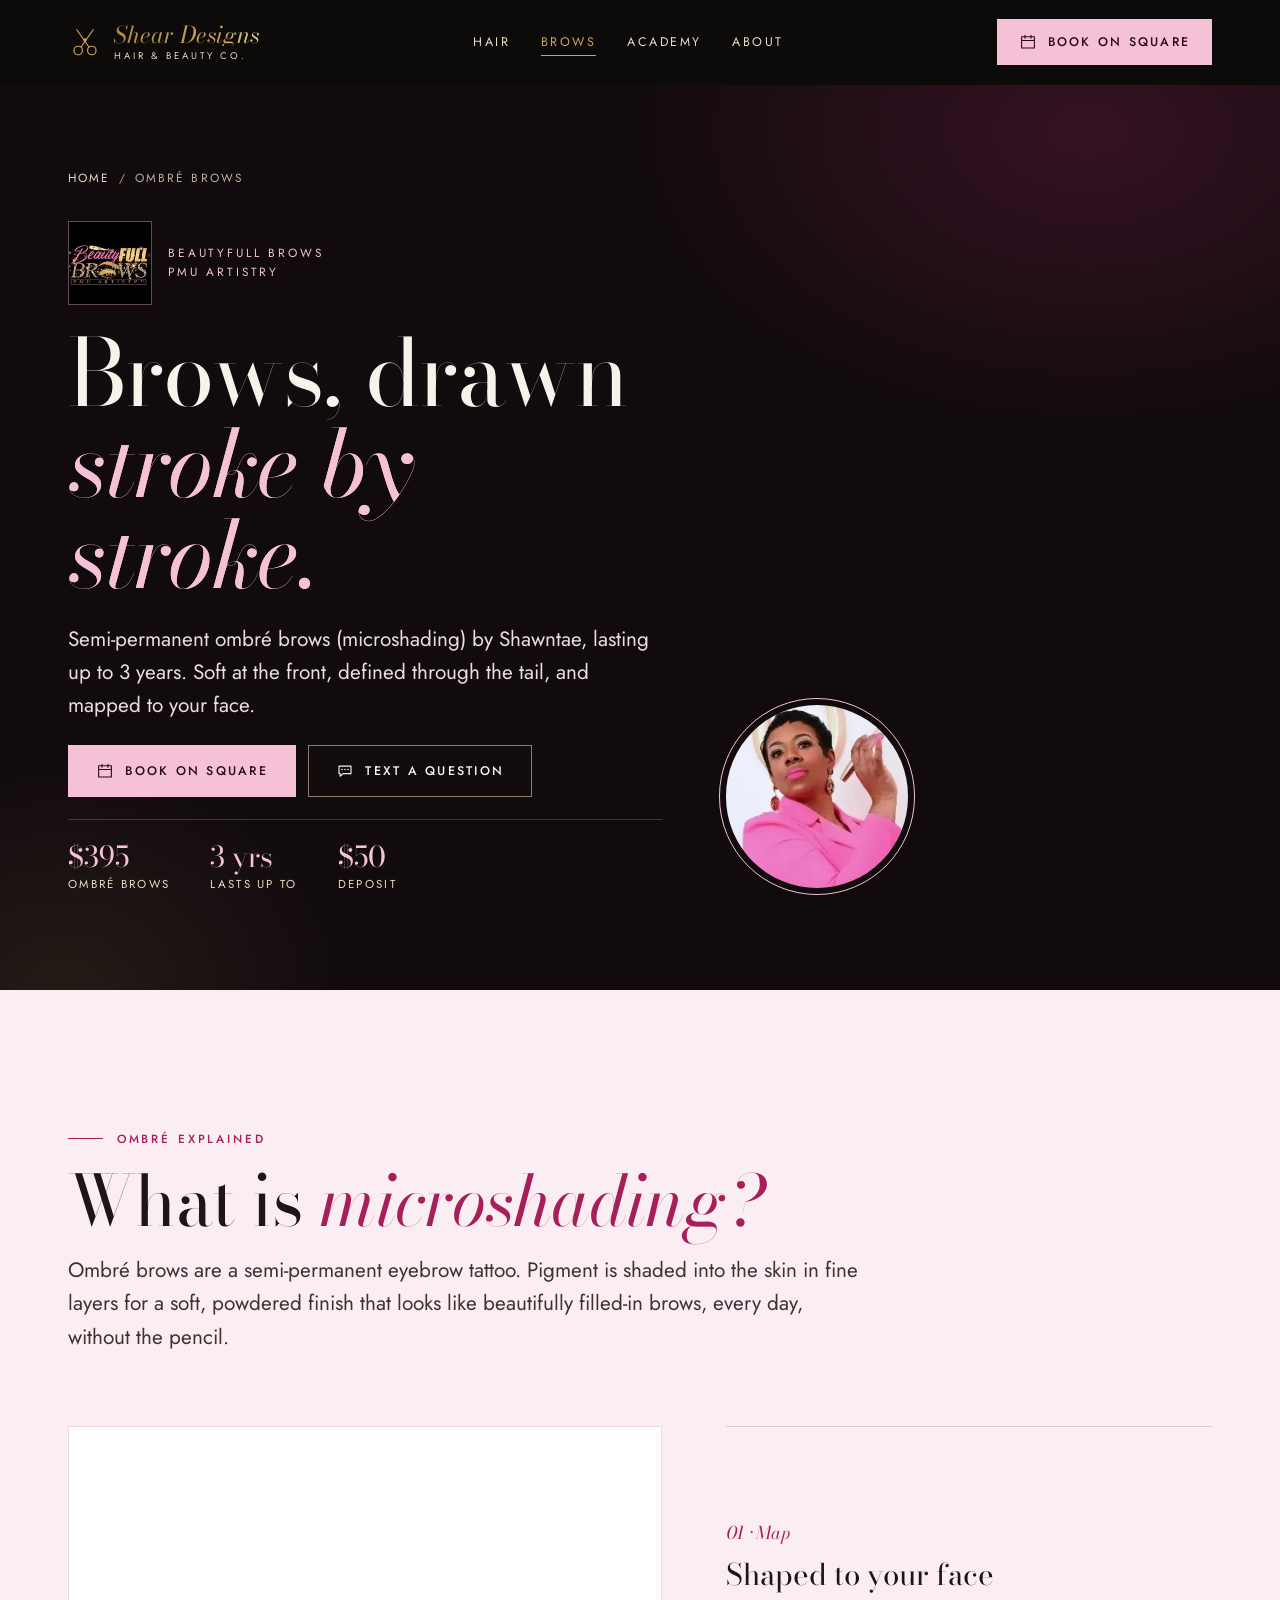
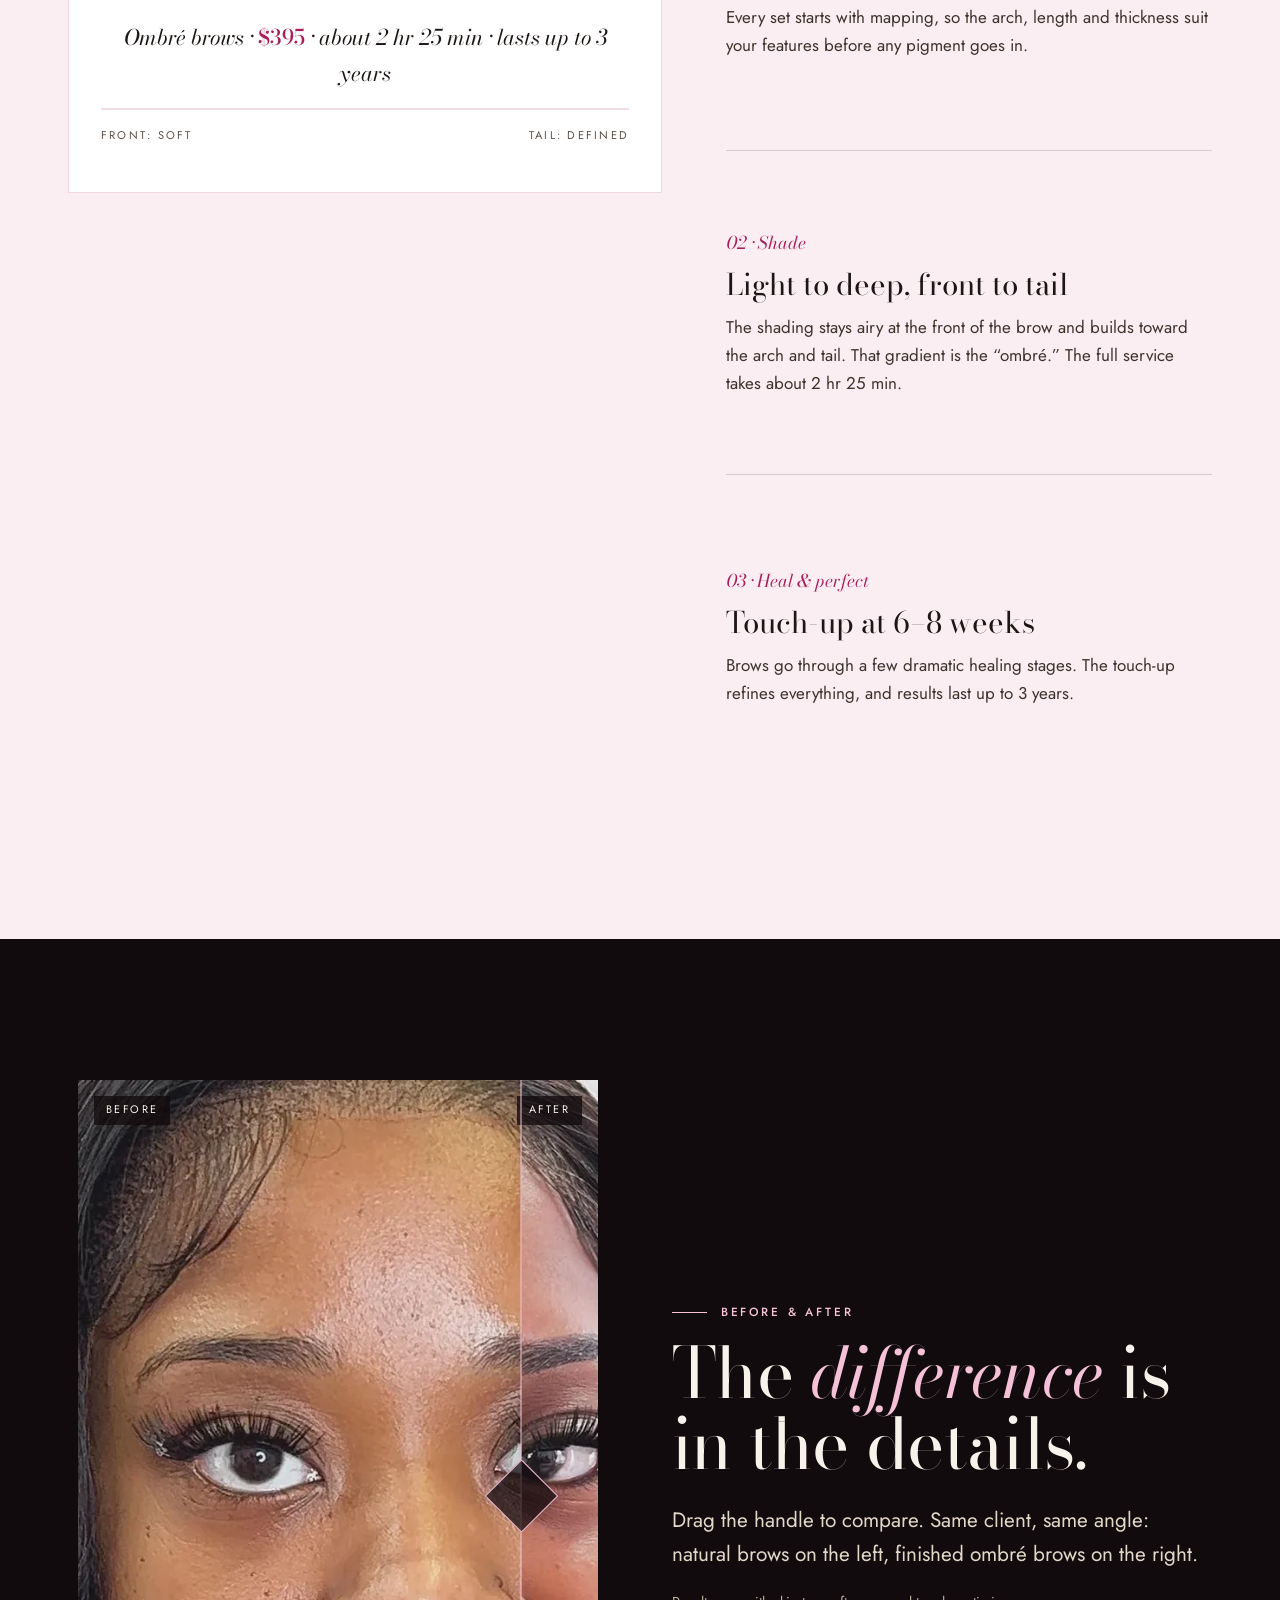
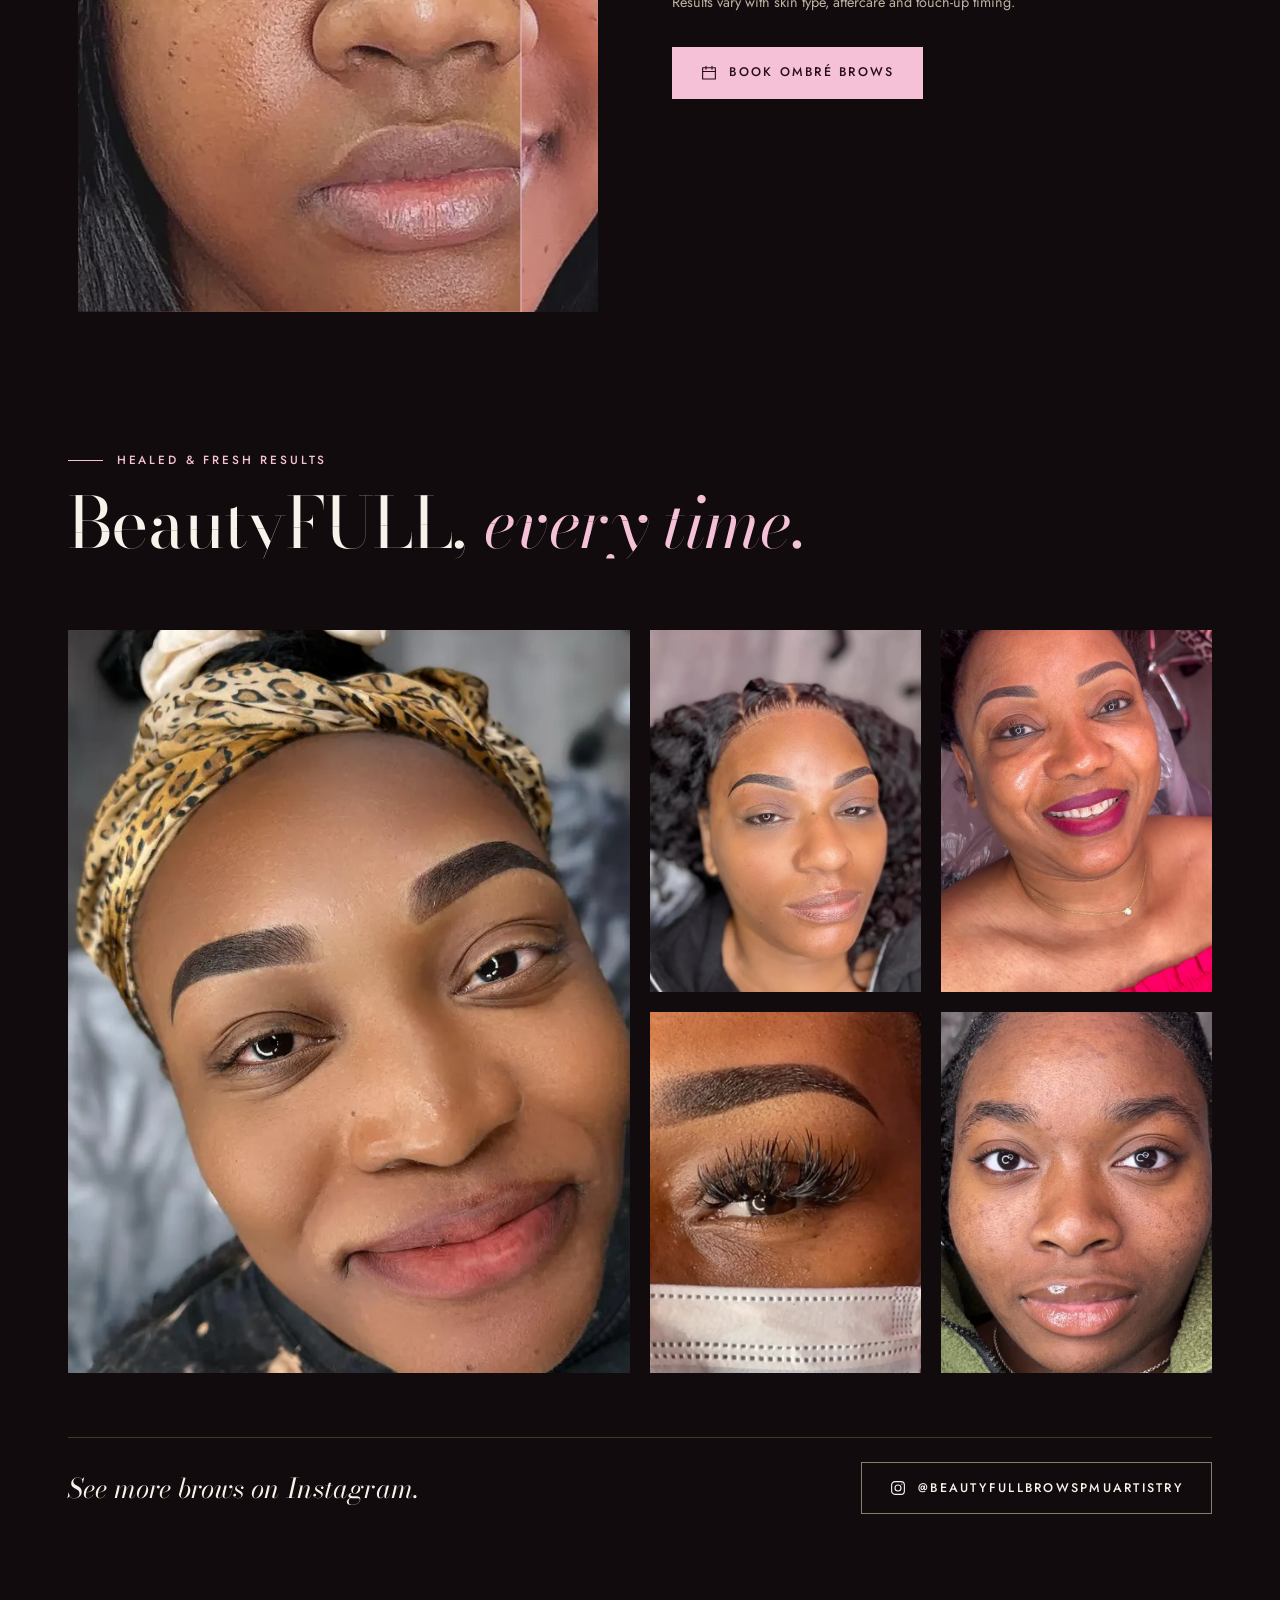
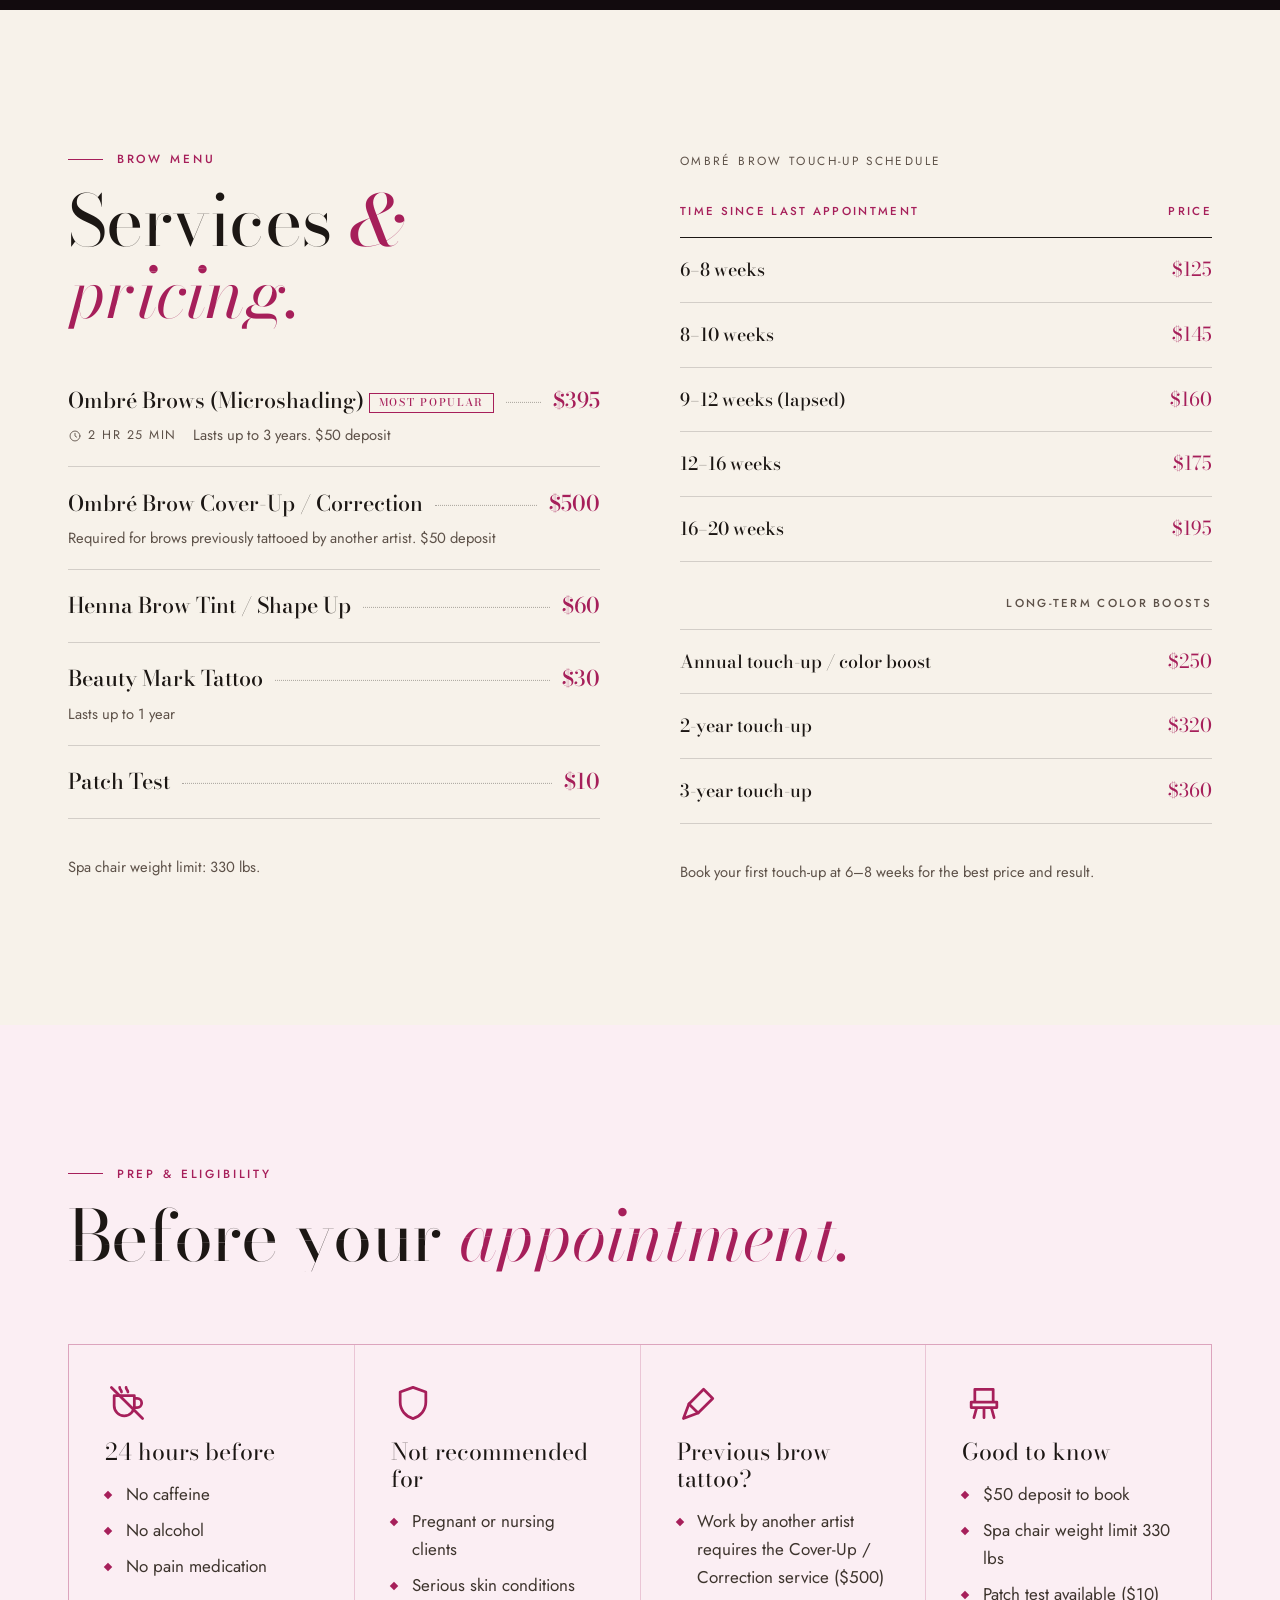
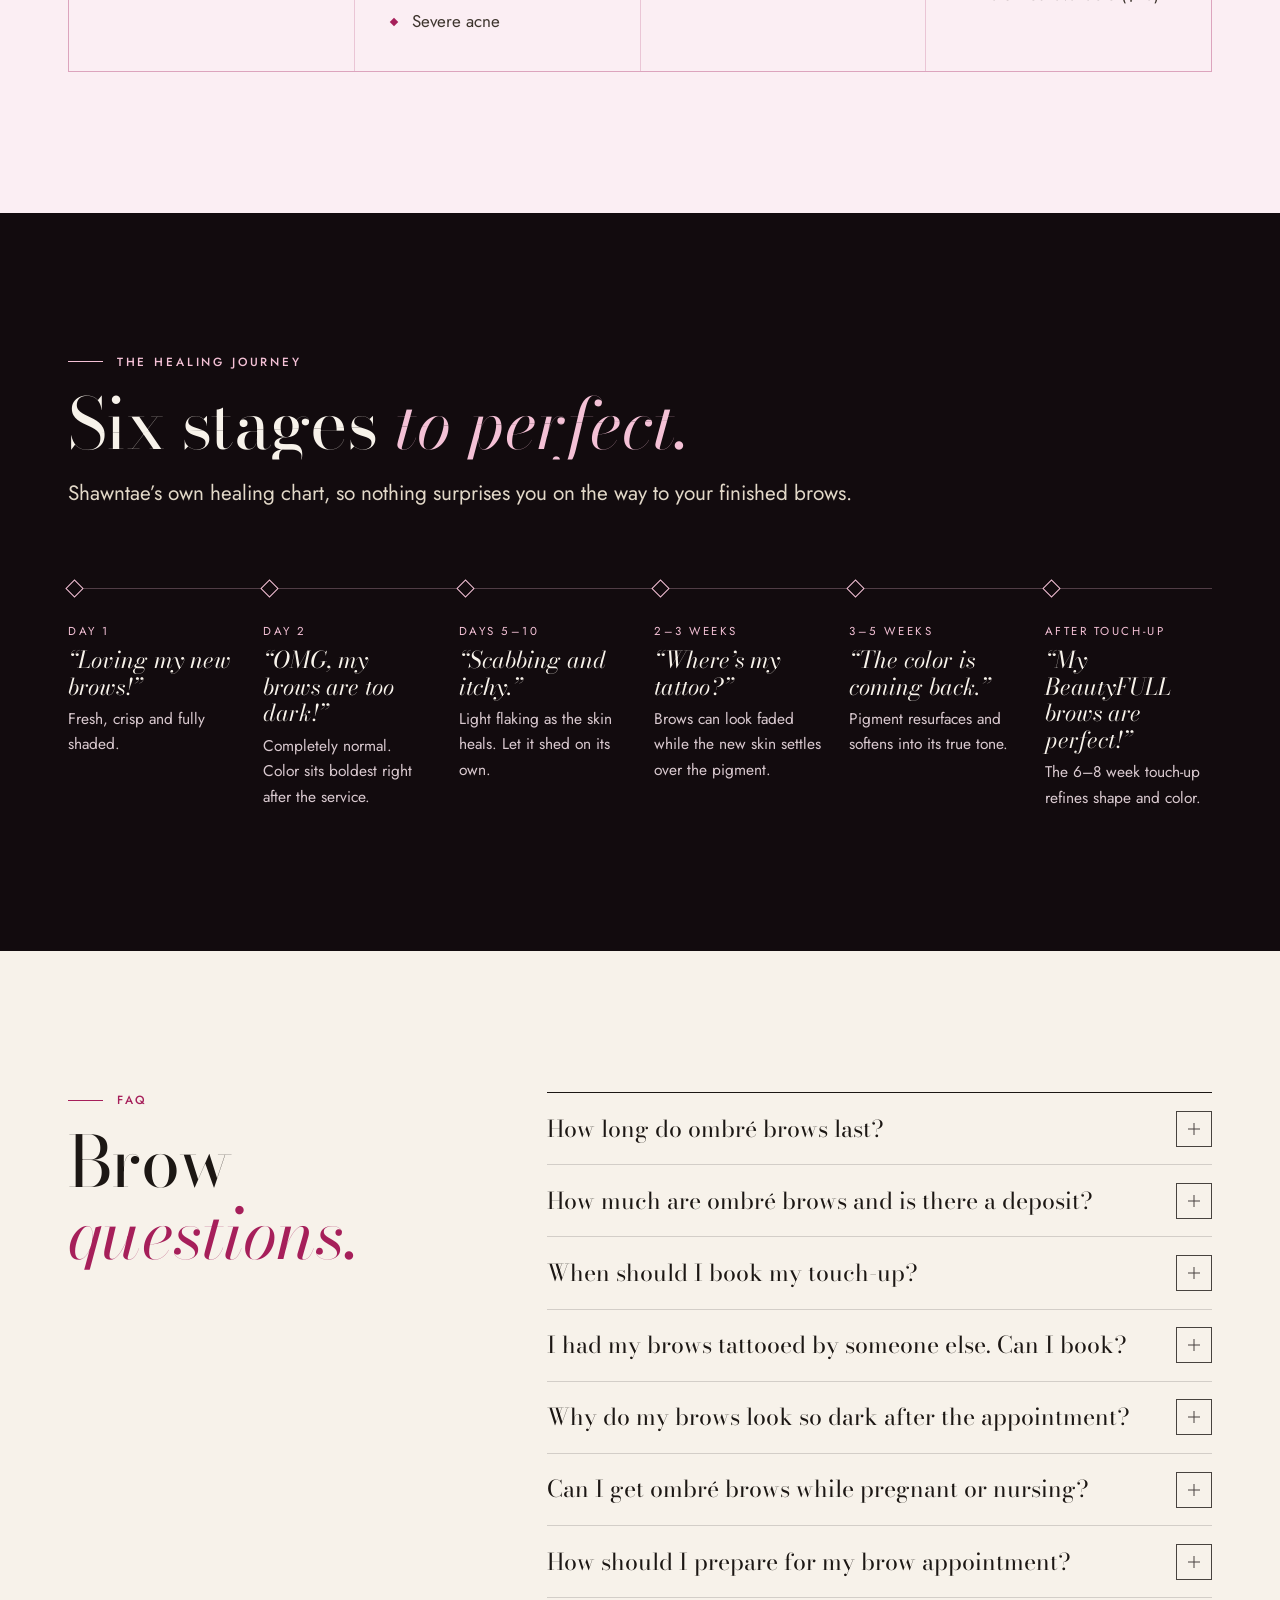
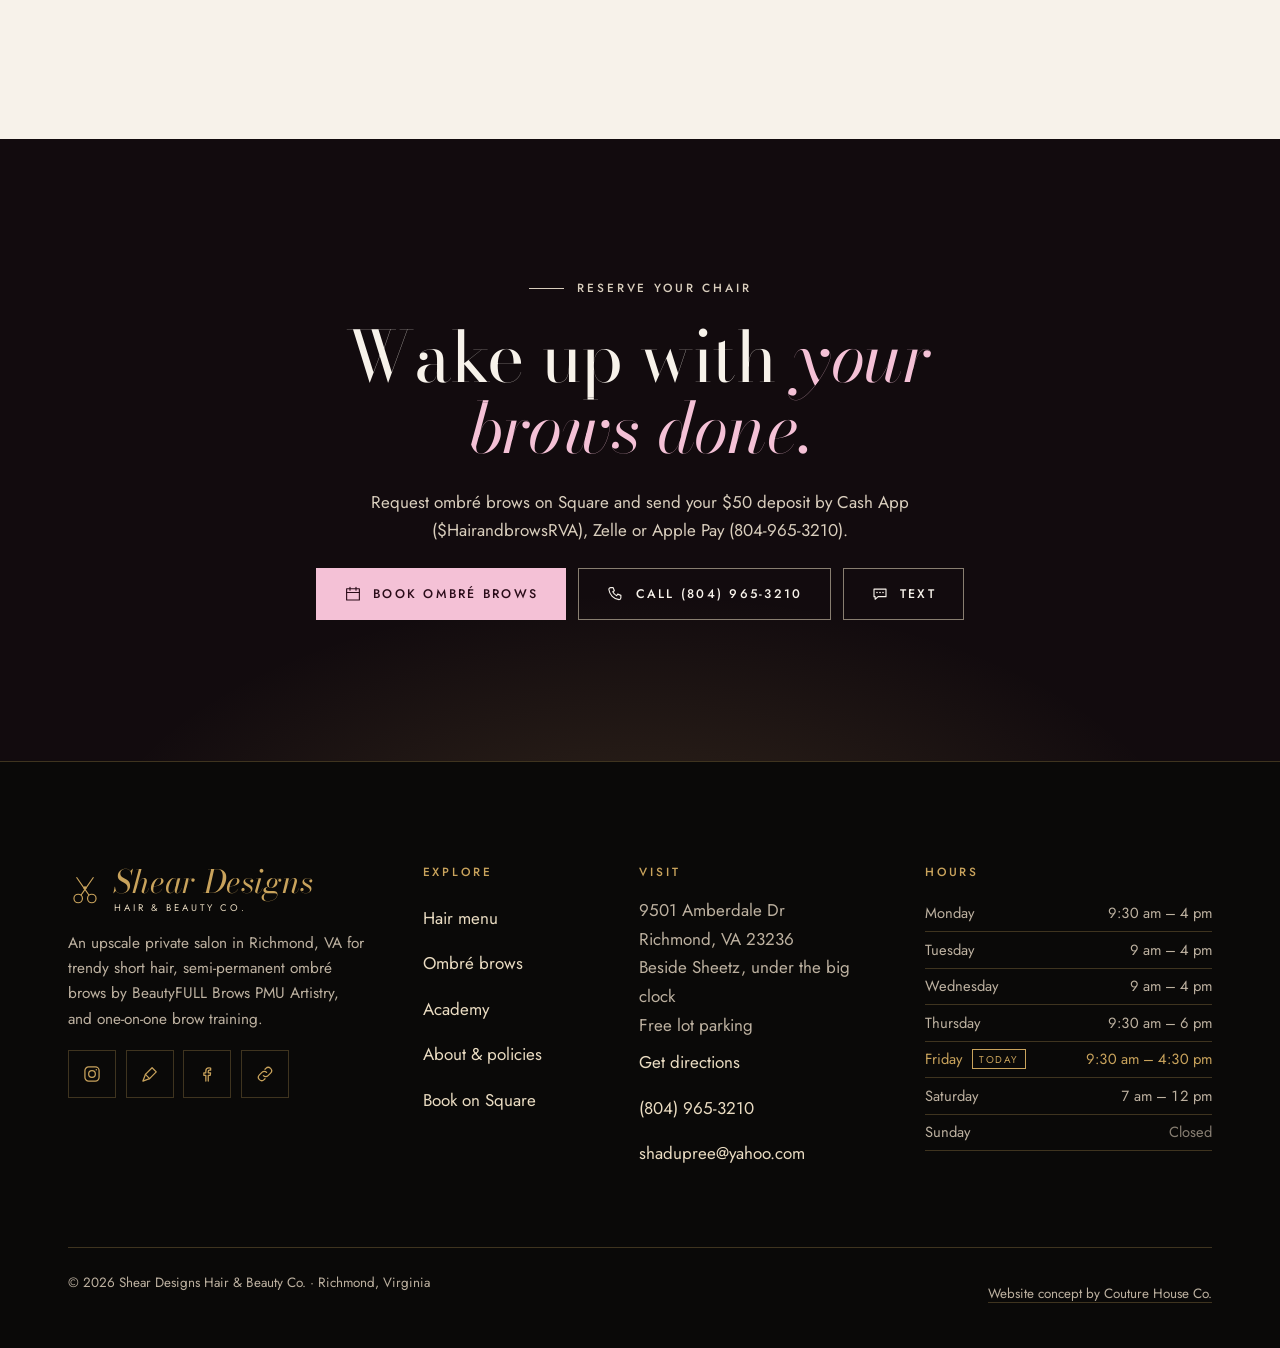
<file: brows.html>
<!doctype html>
<html lang="en" class="no-js">
<head>
<meta charset="utf-8">
<meta name="viewport" content="width=device-width, initial-scale=1, viewport-fit=cover">
<title>Ombré Brows &amp; Microshading in Richmond, VA | BeautyFULL</title>
<meta name="description" content="BeautyFULL Brows PMU Artistry: ombré brows (microshading) $395, lasting up to 3 years. Touch-up pricing, prep and healing guide. Richmond, VA.">
<link rel="canonical" href="https://shear-designs-website.netlify.app/brows.html">
<meta name="theme-color" content="#0e0c0b">
<meta name="format-detection" content="telephone=no">
<meta property="og:type" content="website">
<meta property="og:site_name" content="Shear Designs Hair &amp; Beauty Co.">
<meta property="og:title" content="Ombré Brows &amp; Microshading in Richmond, VA | BeautyFULL">
<meta property="og:description" content="BeautyFULL Brows PMU Artistry: ombré brows (microshading) $395, lasting up to 3 years. Touch-up pricing, prep and healing guide. Richmond, VA.">
<meta property="og:url" content="https://shear-designs-website.netlify.app/brows.html">
<meta property="og:image" content="https://shear-designs-website.netlify.app/assets/img/og.jpg">
<meta property="og:image:width" content="1200">
<meta property="og:image:height" content="630">
<meta property="og:image:alt" content="Shear Designs Hair &amp; Beauty Co. - pixies and brows at Master level, Richmond, VA">
<meta property="og:locale" content="en_US">
<meta name="twitter:card" content="summary_large_image">
<meta name="twitter:title" content="Ombré Brows &amp; Microshading in Richmond, VA | BeautyFULL">
<meta name="twitter:description" content="BeautyFULL Brows PMU Artistry: ombré brows (microshading) $395, lasting up to 3 years. Touch-up pricing, prep and healing guide. Richmond, VA.">
<meta name="twitter:image" content="https://shear-designs-website.netlify.app/assets/img/og.jpg">
<link rel="icon" href="favicon.svg" type="image/svg+xml">
<link rel="icon" href="favicon-32.png" sizes="32x32" type="image/png">
<link rel="apple-touch-icon" href="apple-touch-icon.png">
<link rel="manifest" href="site.webmanifest">
<link rel="preload" href="assets/fonts/bodoni-moda-latin-opsz-normal.woff2" as="font" type="font/woff2" crossorigin>
<link rel="stylesheet" href="assets/css/fonts.css?v=20260930b">
<link rel="stylesheet" href="assets/css/site.css?v=20260930b">
<script>document.documentElement.className=document.documentElement.className.replace('no-js','js');</script>
<script src="assets/js/site.js" defer></script>
<script type="application/ld+json">{"@context":"https://schema.org","@type":"BeautySalon","additionalType":"https://schema.org/HairSalon","@id":"https://shear-designs-website.netlify.app/#salon","name":"Shear Designs Hair & Beauty Co.","alternateName":["Shear Designs","Shear Designs Hair & Beauty Lounge","BeautyFULL Brows PMU Artistry"],"slogan":"Upscale Beauty Salon servicing pixies and brows at Master level.","description":"Upscale private beauty salon in Richmond, VA offering trendy short-hair-only styling, semi-permanent ombre brows (microshading) and one-on-one PMU training.","url":"https://shear-designs-website.netlify.app/","logo":"https://shear-designs-website.netlify.app/apple-touch-icon.png","image":["https://shear-designs-website.netlify.app/assets/img/og.jpg","https://shear-designs-website.netlify.app/assets/img/shawntae-portrait.webp"],"telephone":"+1-804-965-3210","email":"shadupree@yahoo.com","address":{"@type":"PostalAddress","streetAddress":"9501 Amberdale Dr","addressLocality":"Richmond","addressRegion":"VA","postalCode":"23236","addressCountry":"US"},"hasMap":"https://www.google.com/maps/search/?api=1&query=9501+Amberdale+Dr%2C+Richmond%2C+VA+23236","openingHoursSpecification":[{"@type":"OpeningHoursSpecification","dayOfWeek":"https://schema.org/Monday","opens":"09:30","closes":"16:00"},{"@type":"OpeningHoursSpecification","dayOfWeek":"https://schema.org/Tuesday","opens":"09:00","closes":"16:00"},{"@type":"OpeningHoursSpecification","dayOfWeek":"https://schema.org/Wednesday","opens":"09:00","closes":"16:00"},{"@type":"OpeningHoursSpecification","dayOfWeek":"https://schema.org/Thursday","opens":"09:30","closes":"18:00"},{"@type":"OpeningHoursSpecification","dayOfWeek":"https://schema.org/Friday","opens":"09:30","closes":"16:30"},{"@type":"OpeningHoursSpecification","dayOfWeek":"https://schema.org/Saturday","opens":"07:00","closes":"12:00"}],"areaServed":[{"@type":"City","name":"Richmond, VA"},{"@type":"AdministrativeArea","name":"Chesterfield County, VA"},{"@type":"State","name":"Virginia"}],"paymentAccepted":"Cash, Cash App, Zelle, Apple Pay","currenciesAccepted":"USD","founder":{"@type":"Person","@id":"https://shear-designs-website.netlify.app/about.html#shawntae","name":"Shawntae Dupree Woolfolk"},"sameAs":["https://www.instagram.com/sheardesignsbyshawntae/","https://www.instagram.com/beautyfullbrowspmuartistry/","https://www.facebook.com/ShearDesignsHairandBeautyLounge/","https://linktr.ee/Sheardesignsbeautyfullbrows"],"potentialAction":{"@type":"ReserveAction","target":{"@type":"EntryPoint","urlTemplate":"https://square.site/book/EBT7A2A8BXAZJ/shear-designs-hair-beautylounge-beautyfull-brows-pmu-artistry-richmond-va","actionPlatform":["https://schema.org/DesktopWebPlatform","https://schema.org/MobileWebPlatform"]},"result":{"@type":"Reservation","name":"Salon appointment"}},"amenityFeature":[{"@type":"LocationFeatureSpecification","name":"Free lot parking","value":true},{"@type":"LocationFeatureSpecification","name":"Private salon","value":true}],"hasOfferCatalog":{"@type":"OfferCatalog","name":"BeautyFULL Brows PMU services","itemListElement":[{"@type":"Offer","itemOffered":{"@type":"Service","name":"Ombré Brows (Microshading)","description":"Lasts up to 3 years. $50 deposit"},"priceCurrency":"USD","price":"395"},{"@type":"Offer","itemOffered":{"@type":"Service","name":"Ombré Brow Cover-Up / Correction","description":"Required for brows previously tattooed by another artist. $50 deposit"},"priceCurrency":"USD","price":"500"},{"@type":"Offer","itemOffered":{"@type":"Service","name":"Henna Brow Tint / Shape Up"},"priceCurrency":"USD","price":"60"},{"@type":"Offer","itemOffered":{"@type":"Service","name":"Beauty Mark Tattoo","description":"Lasts up to 1 year"},"priceCurrency":"USD","price":"30"},{"@type":"Offer","itemOffered":{"@type":"Service","name":"Patch Test"},"priceCurrency":"USD","price":"10"},{"@type":"Offer","itemOffered":{"@type":"Service","name":"Ombre brow touch-up, 6–8 weeks"},"priceCurrency":"USD","price":"125"},{"@type":"Offer","itemOffered":{"@type":"Service","name":"Ombre brow touch-up, 8–10 weeks"},"priceCurrency":"USD","price":"145"},{"@type":"Offer","itemOffered":{"@type":"Service","name":"Ombre brow touch-up, 9–12 weeks (lapsed)"},"priceCurrency":"USD","price":"160"},{"@type":"Offer","itemOffered":{"@type":"Service","name":"Ombre brow touch-up, 12–16 weeks"},"priceCurrency":"USD","price":"175"},{"@type":"Offer","itemOffered":{"@type":"Service","name":"Ombre brow touch-up, 16–20 weeks"},"priceCurrency":"USD","price":"195"},{"@type":"Offer","itemOffered":{"@type":"Service","name":"Annual touch-up / color boost","description":"Ombre brow touch-up"},"priceCurrency":"USD","price":"250"},{"@type":"Offer","itemOffered":{"@type":"Service","name":"2-year touch-up","description":"Ombre brow touch-up"},"priceCurrency":"USD","price":"320"},{"@type":"Offer","itemOffered":{"@type":"Service","name":"3-year touch-up","description":"Ombre brow touch-up"},"priceCurrency":"USD","price":"360"}]}}</script>
<script type="application/ld+json">{"@context":"https://schema.org","@type":"BreadcrumbList","itemListElement":[{"@type":"ListItem","position":1,"name":"Home","item":"https://shear-designs-website.netlify.app/"},{"@type":"ListItem","position":2,"name":"Ombré Brows","item":"https://shear-designs-website.netlify.app/brows.html"}]}</script>
<script type="application/ld+json">{"@context":"https://schema.org","@type":"FAQPage","mainEntity":[{"@type":"Question","name":"How long do ombré brows last?","acceptedAnswer":{"@type":"Answer","text":"Ombré brows (microshading) last up to 3 years. Regular touch-ups keep the color fresh; an annual color boost is $250."}},{"@type":"Question","name":"How much are ombré brows and is there a deposit?","acceptedAnswer":{"@type":"Answer","text":"The full ombré brow service is $395 and takes about 2 hr 25 min. A $50 deposit is required to book, sent by Cash App, Zelle or Apple Pay."}},{"@type":"Question","name":"When should I book my touch-up?","acceptedAnswer":{"@type":"Answer","text":"The first touch-up is best at 6 to 8 weeks ($125). Pricing rises the longer you wait: $145 at 8 to 10 weeks, up to $195 at 16 to 20 weeks."}},{"@type":"Question","name":"I had my brows tattooed by someone else. Can I book?","acceptedAnswer":{"@type":"Answer","text":"Yes, but previous work by another artist requires the Ombré Brow Cover-Up / Correction service ($500, $50 deposit) instead of the standard service."}},{"@type":"Question","name":"Why do my brows look so dark after the appointment?","acceptedAnswer":{"@type":"Answer","text":"That is a normal healing stage. Brows look darkest around day 2, scab and itch around days 5 to 10, may seem to disappear at 2 to 3 weeks, and color returns at 3 to 5 weeks."}},{"@type":"Question","name":"Can I get ombré brows while pregnant or nursing?","acceptedAnswer":{"@type":"Answer","text":"No. The service is not offered to pregnant or nursing clients, or to clients with serious skin conditions or severe acne."}},{"@type":"Question","name":"How should I prepare for my brow appointment?","acceptedAnswer":{"@type":"Answer","text":"Avoid caffeine, alcohol and pain medication for 24 hours before your appointment."}}]}</script>
</head>
<body class="t-brows">
<a class="skip" href="#main">Skip to content</a>
<header class="hdr" data-hdr>
  <div class="wrap hdr__in">
    <a class="brand" href="index.html">
      <svg class="brand__mark" viewBox="0 0 40 40" fill="none" stroke="currentColor" stroke-width="1.4" aria-hidden="true" focusable="false"><circle cx="12" cy="30" r="5"/><circle cx="28" cy="30" r="5"/><path d="M15.2 26.2 30 5M24.8 26.2 10 5"/><circle cx="20" cy="17.5" r="1.2" fill="currentColor"/></svg>
      <span class="brand__txt"><span class="brand__name foil">Shear Designs</span><span class="brand__sub">Hair &amp; Beauty Co.</span></span>
    </a>
    <nav class="nav" aria-label="Primary"><ul><li><a href="hair.html">Hair</a></li><li><a href="brows.html" aria-current="page">Brows</a></li><li><a href="academy.html">Academy</a></li><li><a href="about.html">About</a></li></ul></nav>
    <a class="btn btn--gilt hdr__cta" href="https://square.site/book/EBT7A2A8BXAZJ/shear-designs-hair-beautylounge-beautyfull-brows-pmu-artistry-richmond-va" rel="noopener"><svg viewBox="0 0 24 24" fill="none" stroke="currentColor" stroke-width="1.5" stroke-linecap="round" stroke-linejoin="round" aria-hidden="true" focusable="false"><rect x="3.5" y="5" width="17" height="15"/><path d="M3.5 10h17M8 3v4M16 3v4"/></svg>Book on Square</a>
    <button class="menu-btn" type="button" aria-expanded="false" aria-controls="mnav"><span class="sr-only">Open menu</span><span class="menu-btn__bars" aria-hidden="true"></span></button>
  </div>
</header>
<div class="mnav" id="mnav" hidden>
    <nav aria-label="Mobile"><ul class="mnav__links"><li><a href="index.html">Home <span>Start here</span></a></li><li><a href="hair.html">Hair <span>Short hair menu</span></a></li><li><a href="brows.html" aria-current="page">Brows <span>BeautyFULL Brows</span></a></li><li><a href="academy.html">Academy <span>PMU training</span></a></li><li><a href="about.html">About <span>Shawntae &amp; visit</span></a></li></ul></nav>
    <div class="btns"><a class="btn btn--gilt" href="https://square.site/book/EBT7A2A8BXAZJ/shear-designs-hair-beautylounge-beautyfull-brows-pmu-artistry-richmond-va" rel="noopener"><svg viewBox="0 0 24 24" fill="none" stroke="currentColor" stroke-width="1.5" stroke-linecap="round" stroke-linejoin="round" aria-hidden="true" focusable="false"><rect x="3.5" y="5" width="17" height="15"/><path d="M3.5 10h17M8 3v4M16 3v4"/></svg>Book on Square</a><a class="btn btn--line" href="tel:+18049653210"><svg viewBox="0 0 24 24" fill="none" stroke="currentColor" stroke-width="1.5" stroke-linecap="round" stroke-linejoin="round" aria-hidden="true" focusable="false"><path d="M5 3.5h3.2l1.6 4.2-2.1 1.4a11 11 0 0 0 5.2 5.2l1.4-2.1 4.2 1.6V17a2.5 2.5 0 0 1-2.5 2.5A15.5 15.5 0 0 1 2.5 6 2.5 2.5 0 0 1 5 3.5z"/></svg>Call</a><a class="btn btn--line" href="sms:+18049653210"><svg viewBox="0 0 24 24" fill="none" stroke="currentColor" stroke-width="1.5" stroke-linecap="round" stroke-linejoin="round" aria-hidden="true" focusable="false"><path d="M4 5.5h16v10H9.5L5.5 19v-3.5H4z"/><path d="M8 10h.01M12 10h.01M16 10h.01" stroke-width="2.2"/></svg>Text</a></div>
    <div class="mnav__meta"><span>9501 Amberdale Dr, Richmond, VA 23236</span><span>Beside Sheetz, under the big clock</span><a href="tel:+18049653210">(804) 965-3210</a></div>
</div>

<main id="main">
<section class="phero" aria-labelledby="page-title">
  <div class="wrap phero__grid">
    <div class="phero__copy">
      <nav class="crumbs" aria-label="Breadcrumb"><ol><li><a href="index.html">Home</a></li><li><span aria-current="page">Ombré Brows</span></li></ol></nav>
      <div class="subbrand"><img src="assets/img/beautyfull-logo-black.webp" alt="BeautyFULL Brows PMU Artistry logo in pink and gold" width="150" height="150"><span>BeautyFULL Brows<br>PMU Artistry</span></div>
      <h1 id="page-title">Brows, drawn <em class="foil">stroke by stroke.</em></h1>
      <p class="lede" style="color:#eadde2">Semi-permanent ombr&eacute; brows (microshading) by Shawntae, lasting up to 3 years. Soft at the front, defined through the tail, and mapped to your face.</p>
      <div class="btns"><a class="btn btn--gilt" href="https://square.site/book/EBT7A2A8BXAZJ/shear-designs-hair-beautylounge-beautyfull-brows-pmu-artistry-richmond-va" rel="noopener"><svg viewBox="0 0 24 24" fill="none" stroke="currentColor" stroke-width="1.5" stroke-linecap="round" stroke-linejoin="round" aria-hidden="true" focusable="false"><rect x="3.5" y="5" width="17" height="15"/><path d="M3.5 10h17M8 3v4M16 3v4"/></svg>Book on Square</a><a class="btn btn--line" href="sms:+18049653210"><svg viewBox="0 0 24 24" fill="none" stroke="currentColor" stroke-width="1.5" stroke-linecap="round" stroke-linejoin="round" aria-hidden="true" focusable="false"><path d="M4 5.5h16v10H9.5L5.5 19v-3.5H4z"/><path d="M8 10h.01M12 10h.01M16 10h.01" stroke-width="2.2"/></svg>Text a question</a></div>
      <div class="stat-row"><div><b>$395</b><span>Ombr&eacute; brows</span></div><div><b>3 yrs</b><span>Lasts up to</span></div><div><b>$50</b><span>Deposit</span></div></div>
    </div>
    <div class="bhero-media">
      <img src="assets/img/ombre-brows-result-1.webp" alt="Client with finished ombre brows and defined curls, photographed straight on" width="1400" height="1400" srcset="assets/img/ombre-brows-result-1-800.webp 800w, assets/img/ombre-brows-result-1.webp 1400w" sizes="(min-width: 900px) 500px, 92vw" fetchpriority="high" decoding="async" class="main rv-mask">
      <img src="assets/img/shawntae-pink-portrait.webp" alt="Shawntae in a pink blazer holding a brow tattoo pen" width="324" height="324" loading="lazy" decoding="async" class="inset rv">
    </div>
  </div>
</section>

<section class="sec sec--blush" aria-labelledby="ombre-title">
  <div class="wrap">
    <div class="head"><p class="eyebrow">Ombr&eacute; explained</p><h2 class="cut" id="ombre-title">What is <em>microshading?</em></h2><p class="lede">Ombr&eacute; brows are a semi-permanent eyebrow tattoo. Pigment is shaded into the skin in fine layers for a soft, powdered finish that looks like beautifully filled-in brows, every day, without the pencil.</p></div>
    <div class="draw">
      <div class="draw__sticky">
        <div class="draw__stage">
          <svg class="draw__svg" data-brow viewBox="20 28 540 124" role="img" aria-labelledby="brow-t"><title id="brow-t">An ombre brow drawn in fine strokes, soft at the front and deeper toward the tail</title>
<defs><linearGradient id="bg-grad" x1="0" x2="1"><stop offset="0" stop-color="#5a3a2a" stop-opacity="0"/><stop offset=".45" stop-color="#5a3a2a" stop-opacity=".22"/><stop offset="1" stop-color="#3b2418" stop-opacity=".55"/></linearGradient>
<filter id="bg-blur" x="-10%" y="-40%" width="120%" height="180%"><feGaussianBlur stdDeviation="3"/></filter></defs>
<path class="powder" d="M30.0 110.0 L38.7 103.7 L47.3 99.7 L56.0 95.9 L64.7 92.4 L73.3 89.0 L82.0 85.8 L90.7 82.6 L99.3 80.2 L108.0 78.0 L116.7 75.8 L125.3 73.7 L134.0 71.6 L142.7 69.5 L151.3 67.5 L160.0 65.6 L168.7 63.7 L177.3 61.9 L186.0 60.1 L194.7 58.4 L203.3 56.7 L212.0 55.1 L220.7 53.6 L229.3 52.2 L238.0 50.8 L246.7 49.5 L255.3 48.3 L264.0 47.2 L272.7 46.2 L281.3 45.2 L290.0 44.4 L298.7 43.6 L307.3 42.9 L316.0 42.3 L324.7 41.8 L333.3 41.4 L342.0 41.1 L350.7 40.9 L359.3 40.8 L368.0 40.8 L376.7 40.9 L385.3 40.3 L394.0 41.9 L402.7 43.6 L411.3 45.6 L420.0 47.7 L428.7 50.0 L437.3 52.5 L446.0 55.2 L454.7 58.1 L463.3 61.1 L472.0 64.4 L480.7 67.8 L489.3 71.4 L498.0 75.2 L506.7 79.1 L515.3 83.2 L524.0 87.5 L532.7 91.9 L541.3 96.4 L550.0 101.0 L550.0 103.0 L541.3 99.1 L532.7 95.5 L524.0 92.1 L515.3 89.1 L506.7 86.3 L498.0 83.8 L489.3 81.5 L480.7 79.4 L472.0 77.6 L463.3 76.0 L454.7 74.6 L446.0 73.5 L437.3 72.6 L428.7 71.9 L420.0 71.5 L411.3 71.2 L402.7 71.2 L394.0 71.4 L385.3 71.9 L376.7 71.2 L368.0 71.5 L359.3 72.0 L350.7 72.5 L342.0 73.1 L333.3 73.8 L324.7 74.7 L316.0 75.6 L307.3 76.6 L298.7 77.7 L290.0 78.9 L281.3 80.2 L272.7 81.5 L264.0 83.0 L255.3 84.5 L246.7 86.1 L238.0 87.8 L229.3 89.6 L220.7 91.5 L212.0 93.4 L203.3 95.4 L194.7 97.5 L186.0 99.6 L177.3 101.8 L168.7 104.0 L160.0 106.3 L151.3 108.7 L142.7 111.1 L134.0 113.6 L125.3 116.1 L116.7 118.6 L108.0 121.2 L99.3 123.8 L90.7 126.3 L82.0 128.0 L73.3 129.7 L64.7 131.3 L56.0 132.8 L47.3 134.2 L38.7 135.2 L30.0 134.0Z" fill="url(#bg-grad)" filter="url(#bg-blur)"/>
<g class="strokes"><path d="M30.0 120.6Q26.9 114.3 30.0 108.0" pathLength="1" style="opacity:0.28"/><path d="M32.2 116.3Q29.2 110.2 32.0 104.0" pathLength="1" style="opacity:0.29"/><path d="M31.8 120.7Q29.2 111.5 31.1 102.1" pathLength="1" style="opacity:0.29"/><path d="M35.1 132.0Q33.4 123.4 37.2 115.5" pathLength="1" style="opacity:0.31"/><path d="M46.7 109.1Q46.0 101.7 49.7 95.2" pathLength="1" style="opacity:0.34"/><path d="M39.2 120.1Q36.9 113.0 40.9 106.8" pathLength="1" style="opacity:0.32"/><path d="M48.1 118.5Q46.9 112.0 49.9 106.1" pathLength="1" style="opacity:0.34"/><path d="M45.4 130.2Q42.9 122.7 46.7 115.7" pathLength="1" style="opacity:0.33"/><path d="M49.5 117.7Q49.1 108.6 53.5 100.6" pathLength="1" style="opacity:0.35"/><path d="M52.8 124.0Q52.9 114.7 57.8 106.9" pathLength="1" style="opacity:0.35"/><path d="M60.6 107.7Q60.4 98.4 64.8 90.2" pathLength="1" style="opacity:0.37"/><path d="M56.4 106.4Q55.8 96.8 61.2 88.9" pathLength="1" style="opacity:0.36"/><path d="M63.1 112.7Q62.9 103.8 68.6 96.9" pathLength="1" style="opacity:0.38"/><path d="M60.0 131.8Q59.7 123.3 65.7 117.1" pathLength="1" style="opacity:0.37"/><path d="M57.4 129.8Q56.5 119.3 62.7 110.6" pathLength="1" style="opacity:0.36"/><path d="M63.1 113.5Q62.2 106.8 66.9 101.9" pathLength="1" style="opacity:0.38"/><path d="M64.1 106.7Q63.4 97.4 67.3 88.9" pathLength="1" style="opacity:0.38"/><path d="M66.3 112.5Q66.1 105.6 71.2 100.9" pathLength="1" style="opacity:0.38"/><path d="M70.6 132.0Q72.3 122.3 78.7 114.9" pathLength="1" style="opacity:0.39"/><path d="M70.6 112.4Q72.9 102.5 79.4 94.8" pathLength="1" style="opacity:0.39"/><path d="M71.8 106.7Q71.0 98.2 76.4 91.5" pathLength="1" style="opacity:0.39"/><path d="M74.5 96.4Q74.3 88.3 79.9 82.4" pathLength="1" style="opacity:0.40"/><path d="M83.9 120.3Q84.9 111.2 91.8 105.3" pathLength="1" style="opacity:0.42"/><path d="M74.3 131.6Q75.4 121.5 82.9 114.7" pathLength="1" style="opacity:0.40"/><path d="M81.8 110.1Q82.8 101.4 87.8 94.1" pathLength="1" style="opacity:0.41"/><path d="M80.2 102.2Q80.8 94.6 85.3 88.4" pathLength="1" style="opacity:0.41"/><path d="M81.3 99.7Q82.0 92.0 86.5 85.7" pathLength="1" style="opacity:0.41"/><path d="M93.5 113.5Q94.4 106.1 100.0 101.1" pathLength="1" style="opacity:0.43"/><path d="M86.6 96.9Q89.9 87.0 98.0 80.5" pathLength="1" style="opacity:0.43"/><path d="M92.5 92.9Q93.5 85.2 99.0 79.7" pathLength="1" style="opacity:0.43"/><path d="M97.4 96.3Q99.3 86.2 106.7 79.0" pathLength="1" style="opacity:0.44"/><path d="M92.0 112.2Q91.8 103.2 98.8 97.5" pathLength="1" style="opacity:0.43"/><path d="M102.1 114.1Q104.3 106.6 110.4 101.7" pathLength="1" style="opacity:0.45"/><path d="M102.2 106.6Q105.2 99.5 111.9 95.7" pathLength="1" style="opacity:0.45"/><path d="M103.1 125.2Q106.8 116.0 115.7 111.7" pathLength="1" style="opacity:0.46"/><path d="M105.8 93.9Q108.8 86.8 115.0 82.3" pathLength="1" style="opacity:0.46"/><path d="M98.7 99.5Q100.1 89.9 108.1 84.6" pathLength="1" style="opacity:0.45"/><path d="M103.5 123.2Q108.6 114.3 117.5 109.3" pathLength="1" style="opacity:0.46"/><path d="M105.7 94.0Q106.8 86.5 113.3 82.7" pathLength="1" style="opacity:0.46"/><path d="M114.5 116.4Q117.1 107.4 125.3 103.0" pathLength="1" style="opacity:0.47"/><path d="M105.2 111.5Q109.0 102.5 117.9 98.4" pathLength="1" style="opacity:0.46"/><path d="M113.3 89.5Q115.7 81.7 123.3 78.8" pathLength="1" style="opacity:0.47"/><path d="M120.2 98.2Q123.6 88.4 132.4 82.9" pathLength="1" style="opacity:0.48"/><path d="M112.7 90.1Q115.1 80.1 123.5 74.2" pathLength="1" style="opacity:0.47"/><path d="M113.4 115.2Q117.7 107.3 125.8 103.2" pathLength="1" style="opacity:0.47"/><path d="M121.0 88.5Q123.7 78.4 131.9 71.9" pathLength="1" style="opacity:0.48"/><path d="M122.0 118.4Q125.2 108.7 134.0 103.7" pathLength="1" style="opacity:0.49"/><path d="M121.7 90.6Q123.3 83.1 130.1 79.5" pathLength="1" style="opacity:0.48"/><path d="M122.7 98.8Q126.0 89.4 133.8 83.1" pathLength="1" style="opacity:0.49"/><path d="M127.0 101.5Q129.9 93.4 138.1 90.9" pathLength="1" style="opacity:0.49"/><path d="M130.9 98.2Q132.7 91.7 138.9 89.0" pathLength="1" style="opacity:0.50"/><path d="M127.9 78.5Q130.6 71.7 137.4 69.0" pathLength="1" style="opacity:0.49"/><path d="M136.1 99.1Q138.8 90.9 146.3 86.6" pathLength="1" style="opacity:0.51"/><path d="M139.0 80.1Q141.8 73.3 148.5 69.9" pathLength="1" style="opacity:0.51"/><path d="M139.2 96.6Q142.5 87.3 151.5 83.3" pathLength="1" style="opacity:0.51"/><path d="M137.6 100.5Q140.5 92.3 148.3 88.6" pathLength="1" style="opacity:0.51"/><path d="M138.3 98.3Q142.3 88.8 151.3 83.7" pathLength="1" style="opacity:0.51"/><path d="M146.7 111.1Q148.9 102.3 157.1 98.4" pathLength="1" style="opacity:0.52"/><path d="M148.4 80.1Q151.5 72.6 157.9 67.8" pathLength="1" style="opacity:0.52"/><path d="M141.0 79.4Q144.7 70.2 153.9 66.4" pathLength="1" style="opacity:0.52"/><path d="M143.5 101.8Q145.4 94.5 152.7 92.5" pathLength="1" style="opacity:0.52"/><path d="M154.2 80.3Q158.1 73.2 165.8 70.6" pathLength="1" style="opacity:0.53"/><path d="M157.1 103.9Q159.6 96.0 166.9 91.9" pathLength="1" style="opacity:0.54"/><path d="M149.8 82.3Q154.0 74.3 161.4 68.8" pathLength="1" style="opacity:0.53"/><path d="M155.6 89.6Q157.4 81.8 164.4 77.9" pathLength="1" style="opacity:0.53"/><path d="M154.1 75.2Q158.7 66.3 168.3 63.6" pathLength="1" style="opacity:0.54"/><path d="M152.3 85.0Q155.8 76.2 163.3 70.4" pathLength="1" style="opacity:0.53"/><path d="M152.8 89.1Q158.2 81.2 166.9 77.1" pathLength="1" style="opacity:0.53"/><path d="M155.6 107.5Q160.2 99.7 168.0 95.0" pathLength="1" style="opacity:0.54"/><path d="M158.0 97.0Q159.5 89.8 166.6 87.8" pathLength="1" style="opacity:0.54"/><path d="M165.3 101.7Q169.6 93.1 177.2 87.1" pathLength="1" style="opacity:0.55"/><path d="M170.2 86.5Q173.0 77.9 181.4 74.5" pathLength="1" style="opacity:0.56"/><path d="M165.1 74.7Q168.5 68.2 175.0 64.9" pathLength="1" style="opacity:0.55"/><path d="M165.7 72.3Q168.4 65.1 175.1 61.3" pathLength="1" style="opacity:0.55"/><path d="M174.7 78.3Q177.7 71.7 184.3 68.9" pathLength="1" style="opacity:0.56"/><path d="M166.4 80.9Q169.5 71.9 177.5 66.8" pathLength="1" style="opacity:0.55"/><path d="M170.7 85.3Q173.5 78.4 180.8 77.3" pathLength="1" style="opacity:0.56"/><path d="M174.6 85.7Q178.6 78.6 186.3 76.1" pathLength="1" style="opacity:0.56"/><path d="M178.8 104.2Q182.9 95.2 191.8 90.8" pathLength="1" style="opacity:0.57"/><path d="M182.0 80.7Q184.7 74.7 190.7 71.9" pathLength="1" style="opacity:0.57"/><path d="M176.5 94.7Q179.4 88.3 185.5 84.9" pathLength="1" style="opacity:0.56"/><path d="M186.8 96.4Q190.6 89.9 197.7 87.2" pathLength="1" style="opacity:0.58"/><path d="M181.9 83.9Q185.2 76.4 192.2 72.3" pathLength="1" style="opacity:0.57"/><path d="M191.8 99.0Q194.4 91.4 202.3 89.7" pathLength="1" style="opacity:0.59"/><path d="M185.7 79.4Q188.3 71.7 195.4 67.9" pathLength="1" style="opacity:0.58"/><path d="M190.2 71.2Q192.9 65.3 199.1 63.1" pathLength="1" style="opacity:0.58"/><path d="M187.1 79.7Q189.1 73.4 195.1 70.4" pathLength="1" style="opacity:0.58"/><path d="M187.9 87.1Q192.3 78.6 201.2 75.0" pathLength="1" style="opacity:0.58"/><path d="M196.9 94.8Q199.5 86.9 207.5 84.8" pathLength="1" style="opacity:0.59"/><path d="M192.1 89.5Q194.4 82.7 201.5 81.5" pathLength="1" style="opacity:0.59"/><path d="M200.4 85.3Q206.3 77.9 215.0 74.0" pathLength="1" style="opacity:0.60"/><path d="M197.3 81.4Q202.5 73.0 212.1 70.4" pathLength="1" style="opacity:0.60"/><path d="M200.2 94.7Q205.6 87.3 213.9 83.7" pathLength="1" style="opacity:0.60"/><path d="M197.2 67.7Q199.3 60.6 206.5 58.9" pathLength="1" style="opacity:0.59"/><path d="M203.2 84.7Q208.1 76.9 216.8 73.7" pathLength="1" style="opacity:0.60"/><path d="M198.4 91.3Q202.8 83.9 211.0 81.4" pathLength="1" style="opacity:0.60"/><path d="M208.9 62.8Q213.2 56.8 220.1 54.3" pathLength="1" style="opacity:0.61"/><path d="M204.9 88.8Q208.4 79.7 217.6 76.2" pathLength="1" style="opacity:0.61"/><path d="M209.0 75.1Q213.4 66.7 222.3 63.7" pathLength="1" style="opacity:0.61"/><path d="M214.2 82.6Q217.0 76.1 223.4 73.2" pathLength="1" style="opacity:0.62"/><path d="M217.3 69.3Q220.7 63.8 226.7 61.7" pathLength="1" style="opacity:0.62"/><path d="M210.8 84.4Q216.1 77.1 224.6 73.9" pathLength="1" style="opacity:0.62"/><path d="M217.4 75.2Q219.9 68.1 227.3 66.8" pathLength="1" style="opacity:0.62"/><path d="M215.0 92.7Q218.4 86.9 225.1 86.0" pathLength="1" style="opacity:0.62"/><path d="M223.9 91.5Q227.8 85.1 234.8 82.5" pathLength="1" style="opacity:0.63"/><path d="M227.3 64.4Q230.7 58.0 237.8 56.4" pathLength="1" style="opacity:0.63"/><path d="M227.5 61.9Q232.1 54.3 240.9 53.0" pathLength="1" style="opacity:0.64"/><path d="M226.0 65.4Q231.6 59.4 239.4 56.8" pathLength="1" style="opacity:0.64"/><path d="M220.0 75.9Q224.1 69.6 231.1 66.7" pathLength="1" style="opacity:0.63"/><path d="M226.4 67.6Q229.4 61.3 236.4 60.9" pathLength="1" style="opacity:0.63"/><path d="M231.6 60.9Q237.1 53.0 246.7 51.6" pathLength="1" style="opacity:0.64"/><path d="M226.2 72.1Q231.8 63.3 241.6 59.3" pathLength="1" style="opacity:0.64"/><path d="M231.7 71.2Q234.9 65.5 241.0 63.1" pathLength="1" style="opacity:0.64"/><path d="M237.8 64.7Q242.5 58.9 249.8 57.5" pathLength="1" style="opacity:0.65"/><path d="M233.8 64.4Q239.0 55.3 249.0 52.0" pathLength="1" style="opacity:0.65"/><path d="M238.3 77.3Q245.1 69.6 255.1 67.2" pathLength="1" style="opacity:0.65"/><path d="M240.6 56.9Q245.2 49.7 253.6 48.3" pathLength="1" style="opacity:0.65"/><path d="M240.7 67.1Q246.2 58.8 254.8 53.8" pathLength="1" style="opacity:0.65"/><path d="M240.3 68.2Q244.6 59.5 254.1 56.8" pathLength="1" style="opacity:0.65"/><path d="M239.8 78.5Q244.3 71.0 252.4 67.9" pathLength="1" style="opacity:0.65"/><path d="M239.2 62.8Q244.5 54.2 253.8 50.2" pathLength="1" style="opacity:0.65"/><path d="M241.9 85.0Q247.6 79.2 255.5 77.3" pathLength="1" style="opacity:0.66"/><path d="M245.0 57.6Q248.4 51.6 254.9 49.6" pathLength="1" style="opacity:0.66"/><path d="M244.6 73.9Q250.9 66.8 260.0 64.6" pathLength="1" style="opacity:0.66"/><path d="M250.0 71.6Q254.5 65.5 261.6 62.7" pathLength="1" style="opacity:0.67"/><path d="M249.6 87.2Q253.5 79.5 261.7 76.7" pathLength="1" style="opacity:0.66"/><path d="M259.0 60.0Q262.8 53.5 270.0 51.4" pathLength="1" style="opacity:0.68"/><path d="M252.7 85.4Q259.8 78.8 269.0 75.7" pathLength="1" style="opacity:0.67"/><path d="M250.4 77.1Q255.7 70.3 264.1 69.1" pathLength="1" style="opacity:0.67"/><path d="M250.3 67.0Q256.6 59.1 266.5 57.8" pathLength="1" style="opacity:0.67"/><path d="M267.0 60.0Q270.1 53.4 277.2 51.5" pathLength="1" style="opacity:0.69"/><path d="M262.7 83.1Q268.2 75.6 277.3 74.2" pathLength="1" style="opacity:0.68"/><path d="M261.8 72.1Q267.1 64.2 275.6 60.1" pathLength="1" style="opacity:0.68"/><path d="M270.8 72.0Q274.6 66.1 281.3 64.2" pathLength="1" style="opacity:0.69"/><path d="M269.2 74.1Q272.1 67.7 278.9 66.1" pathLength="1" style="opacity:0.69"/><path d="M268.3 65.1Q273.7 58.3 281.6 54.8" pathLength="1" style="opacity:0.69"/><path d="M265.3 66.5Q271.2 59.2 280.5 58.6" pathLength="1" style="opacity:0.69"/><path d="M268.8 60.7Q274.6 52.0 284.5 48.8" pathLength="1" style="opacity:0.69"/><path d="M268.8 52.7Q274.5 45.6 283.3 43.1" pathLength="1" style="opacity:0.69"/><path d="M270.9 71.9Q276.0 66.8 283.1 65.5" pathLength="1" style="opacity:0.69"/><path d="M273.7 63.8Q277.7 57.3 285.3 56.9" pathLength="1" style="opacity:0.70"/><path d="M278.1 68.2Q284.5 60.2 294.0 56.3" pathLength="1" style="opacity:0.70"/><path d="M281.3 58.6Q287.0 51.1 295.9 47.9" pathLength="1" style="opacity:0.71"/><path d="M286.2 65.4Q290.1 59.0 297.3 57.2" pathLength="1" style="opacity:0.71"/><path d="M283.7 80.5Q288.2 74.0 295.7 71.3" pathLength="1" style="opacity:0.71"/><path d="M290.1 53.6Q293.4 47.6 300.0 45.9" pathLength="1" style="opacity:0.71"/><path d="M286.8 77.8Q293.8 69.7 304.4 68.3" pathLength="1" style="opacity:0.72"/><path d="M282.0 55.6Q289.1 49.8 298.1 47.7" pathLength="1" style="opacity:0.71"/><path d="M289.6 61.2Q294.5 55.2 301.9 53.1" pathLength="1" style="opacity:0.72"/><path d="M280.9 60.3Q287.7 52.9 297.1 49.2" pathLength="1" style="opacity:0.71"/><path d="M294.7 56.1Q300.5 48.0 310.3 46.1" pathLength="1" style="opacity:0.72"/><path d="M291.0 50.6Q295.4 43.4 303.8 42.7" pathLength="1" style="opacity:0.72"/><path d="M290.4 59.4Q294.7 54.1 301.4 54.0" pathLength="1" style="opacity:0.72"/><path d="M300.2 71.9Q303.9 66.6 310.0 64.6" pathLength="1" style="opacity:0.73"/><path d="M299.4 56.5Q306.8 49.8 316.6 47.8" pathLength="1" style="opacity:0.73"/><path d="M295.3 78.1Q299.7 71.7 307.6 71.2" pathLength="1" style="opacity:0.72"/><path d="M296.3 58.7Q301.1 50.1 310.6 47.6" pathLength="1" style="opacity:0.72"/><path d="M303.4 77.4Q307.2 70.9 314.5 69.1" pathLength="1" style="opacity:0.73"/><path d="M308.5 76.6Q313.0 70.6 320.5 69.4" pathLength="1" style="opacity:0.74"/><path d="M302.6 77.9Q308.2 69.8 317.8 67.5" pathLength="1" style="opacity:0.73"/><path d="M309.3 70.7Q314.6 65.0 322.3 63.9" pathLength="1" style="opacity:0.74"/><path d="M306.0 72.0Q309.5 65.2 317.0 64.1" pathLength="1" style="opacity:0.73"/><path d="M305.0 50.8Q310.0 43.8 318.2 41.1" pathLength="1" style="opacity:0.73"/><path d="M315.7 72.7Q321.4 68.0 328.8 67.4" pathLength="1" style="opacity:0.75"/><path d="M305.8 62.7Q311.6 57.0 319.7 55.7" pathLength="1" style="opacity:0.74"/><path d="M310.2 66.5Q316.5 59.1 326.2 58.4" pathLength="1" style="opacity:0.74"/><path d="M316.2 49.8Q321.5 44.1 329.3 44.0" pathLength="1" style="opacity:0.75"/><path d="M314.8 69.6Q319.3 63.7 326.5 62.0" pathLength="1" style="opacity:0.75"/><path d="M312.9 73.8Q318.1 67.9 325.8 66.9" pathLength="1" style="opacity:0.74"/><path d="M323.5 62.8Q329.6 55.2 339.2 53.2" pathLength="1" style="opacity:0.76"/><path d="M324.6 50.1Q331.1 42.6 341.0 41.5" pathLength="1" style="opacity:0.76"/><path d="M327.7 47.2Q332.1 41.9 338.9 40.7" pathLength="1" style="opacity:0.76"/><path d="M328.6 62.7Q334.2 56.5 342.5 57.3" pathLength="1" style="opacity:0.76"/><path d="M321.5 54.6Q329.6 48.6 339.4 46.7" pathLength="1" style="opacity:0.76"/><path d="M327.4 65.1Q332.6 59.2 340.2 57.3" pathLength="1" style="opacity:0.76"/><path d="M322.7 54.3Q329.3 48.3 338.1 46.7" pathLength="1" style="opacity:0.76"/><path d="M323.4 55.6Q328.3 50.3 335.5 49.8" pathLength="1" style="opacity:0.76"/><path d="M327.7 69.3Q332.3 64.5 338.9 63.6" pathLength="1" style="opacity:0.76"/><path d="M331.4 61.6Q336.2 56.8 342.9 56.2" pathLength="1" style="opacity:0.77"/><path d="M336.1 58.0Q340.5 51.0 348.7 50.9" pathLength="1" style="opacity:0.77"/><path d="M332.4 63.0Q337.3 56.0 345.8 55.6" pathLength="1" style="opacity:0.77"/><path d="M341.4 57.3Q347.9 50.7 356.8 48.4" pathLength="1" style="opacity:0.78"/><path d="M330.0 73.6Q336.9 66.7 346.4 64.9" pathLength="1" style="opacity:0.77"/><path d="M345.4 58.6Q349.1 52.9 355.9 52.5" pathLength="1" style="opacity:0.78"/><path d="M341.8 73.1Q347.6 66.4 356.3 64.3" pathLength="1" style="opacity:0.78"/><path d="M341.7 50.4Q347.0 43.1 355.9 42.6" pathLength="1" style="opacity:0.78"/><path d="M336.2 60.4Q344.5 54.5 354.5 53.0" pathLength="1" style="opacity:0.77"/><path d="M339.6 72.4Q346.3 67.8 354.5 67.2" pathLength="1" style="opacity:0.78"/><path d="M350.5 56.0Q357.3 49.7 366.5 50.4" pathLength="1" style="opacity:0.79"/><path d="M343.8 68.8Q348.6 61.8 357.0 61.3" pathLength="1" style="opacity:0.78"/><path d="M353.5 50.9Q358.7 44.6 366.9 43.7" pathLength="1" style="opacity:0.79"/><path d="M348.3 49.9Q354.3 42.3 363.9 41.4" pathLength="1" style="opacity:0.79"/><path d="M347.6 60.7Q351.9 55.0 359.0 56.1" pathLength="1" style="opacity:0.78"/><path d="M347.9 62.9Q354.6 57.0 363.4 55.9" pathLength="1" style="opacity:0.79"/><path d="M353.1 62.4Q359.7 56.1 368.7 55.0" pathLength="1" style="opacity:0.79"/><path d="M355.2 45.8Q361.6 40.4 369.9 39.6" pathLength="1" style="opacity:0.79"/><path d="M362.0 66.8Q366.9 61.4 374.2 61.3" pathLength="1" style="opacity:0.80"/><path d="M355.6 48.4Q360.1 43.1 367.1 43.0" pathLength="1" style="opacity:0.79"/><path d="M362.0 45.5Q366.6 39.9 373.7 40.8" pathLength="1" style="opacity:0.80"/><path d="M365.6 60.3Q371.3 54.0 379.6 52.5" pathLength="1" style="opacity:0.81"/><path d="M366.7 48.9Q375.2 42.6 385.7 42.8" pathLength="1" style="opacity:0.81"/><path d="M368.3 49.7Q374.9 43.7 383.6 45.3" pathLength="1" style="opacity:0.81"/><path d="M369.5 49.8Q378.0 44.7 387.9 43.6" pathLength="1" style="opacity:0.81"/><path d="M364.6 67.8Q371.9 61.0 381.6 58.8" pathLength="1" style="opacity:0.81"/><path d="M371.4 49.8Q379.4 43.9 389.3 42.4" pathLength="1" style="opacity:0.82"/><path d="M369.3 58.9Q373.9 54.1 380.4 53.6" pathLength="1" style="opacity:0.81"/><path d="M366.1 71.6Q374.2 66.1 384.0 64.9" pathLength="1" style="opacity:0.81"/><path d="M376.3 47.9Q383.3 42.2 392.2 41.6" pathLength="1" style="opacity:0.82"/><path d="M377.9 61.0Q386.1 55.7 395.8 54.5" pathLength="1" style="opacity:0.82"/><path d="M381.2 63.4Q388.8 57.7 398.3 56.6" pathLength="1" style="opacity:0.83"/><path d="M382.8 62.0Q390.1 55.9 399.5 55.2" pathLength="1" style="opacity:0.83"/><path d="M374.3 67.2Q381.2 60.5 390.6 58.3" pathLength="1" style="opacity:0.82"/><path d="M381.5 72.8Q388.8 67.5 397.8 67.1" pathLength="1" style="opacity:0.83"/><path d="M375.6 47.0Q381.8 40.6 390.7 39.3" pathLength="1" style="opacity:0.82"/><path d="M384.7 70.4Q389.5 64.5 397.2 64.5" pathLength="1" style="opacity:0.83"/><path d="M380.4 44.3Q385.2 39.3 392.1 39.2" pathLength="1" style="opacity:0.82"/><path d="M383.8 61.0Q389.1 55.7 396.6 56.5" pathLength="1" style="opacity:0.83"/><path d="M388.0 48.4Q394.2 44.6 401.5 45.2" pathLength="1" style="opacity:0.83"/><path d="M382.6 62.6Q390.7 57.6 400.3 57.9" pathLength="1" style="opacity:0.83"/><path d="M387.1 46.0Q394.2 41.0 402.9 41.1" pathLength="1" style="opacity:0.83"/><path d="M392.4 57.6Q400.7 53.4 409.9 54.0" pathLength="1" style="opacity:0.84"/><path d="M398.5 48.6Q405.1 44.1 413.1 44.3" pathLength="1" style="opacity:0.84"/><path d="M389.3 67.9Q395.0 60.8 404.1 60.7" pathLength="1" style="opacity:0.83"/><path d="M391.5 51.5Q398.2 46.1 406.9 46.9" pathLength="1" style="opacity:0.84"/><path d="M402.1 52.6Q408.3 48.3 415.8 48.0" pathLength="1" style="opacity:0.85"/><path d="M405.5 66.4Q410.6 61.5 417.2 63.8" pathLength="1" style="opacity:0.85"/><path d="M403.3 59.1Q410.5 55.1 418.6 55.9" pathLength="1" style="opacity:0.85"/><path d="M397.7 53.8Q403.0 47.7 411.1 48.0" pathLength="1" style="opacity:0.84"/><path d="M406.3 68.1Q412.5 63.6 420.1 65.2" pathLength="1" style="opacity:0.85"/><path d="M404.5 67.0Q410.5 62.0 418.2 63.4" pathLength="1" style="opacity:0.85"/><path d="M413.4 54.1Q419.0 50.8 425.4 52.4" pathLength="1" style="opacity:0.86"/><path d="M402.8 65.6Q411.3 61.6 420.6 62.8" pathLength="1" style="opacity:0.85"/><path d="M411.9 58.8Q420.2 52.9 430.4 53.3" pathLength="1" style="opacity:0.86"/><path d="M412.4 64.1Q419.8 59.6 428.1 62.3" pathLength="1" style="opacity:0.86"/><path d="M413.1 69.6Q421.0 64.5 430.4 65.4" pathLength="1" style="opacity:0.86"/><path d="M412.1 54.2Q417.5 49.2 424.4 51.6" pathLength="1" style="opacity:0.86"/><path d="M408.5 51.9Q416.7 46.1 426.8 45.4" pathLength="1" style="opacity:0.86"/><path d="M410.8 52.0Q417.9 46.0 427.3 46.0" pathLength="1" style="opacity:0.86"/><path d="M419.4 68.1Q426.5 63.0 435.3 63.0" pathLength="1" style="opacity:0.87"/><path d="M424.0 68.1Q429.9 63.9 436.5 67.0" pathLength="1" style="opacity:0.87"/><path d="M426.3 72.1Q432.3 68.1 439.5 68.4" pathLength="1" style="opacity:0.87"/><path d="M414.9 68.6Q422.8 63.8 431.8 66.2" pathLength="1" style="opacity:0.86"/><path d="M426.0 59.2Q431.2 54.1 438.3 55.7" pathLength="1" style="opacity:0.87"/><path d="M422.3 58.5Q427.7 54.8 434.2 55.9" pathLength="1" style="opacity:0.87"/><path d="M423.5 67.1Q429.8 61.7 437.7 64.0" pathLength="1" style="opacity:0.87"/><path d="M428.7 69.6Q434.4 65.9 440.9 67.9" pathLength="1" style="opacity:0.88"/><path d="M426.7 69.1Q434.7 64.3 444.0 65.5" pathLength="1" style="opacity:0.88"/><path d="M425.1 71.3Q433.4 66.6 442.9 66.3" pathLength="1" style="opacity:0.88"/><path d="M422.9 57.0Q432.5 53.9 442.6 54.8" pathLength="1" style="opacity:0.87"/><path d="M433.5 63.5Q440.0 60.0 447.0 62.5" pathLength="1" style="opacity:0.88"/><path d="M430.3 71.0Q439.3 66.5 449.4 67.0" pathLength="1" style="opacity:0.88"/><path d="M433.2 67.6Q439.1 63.4 446.0 65.6" pathLength="1" style="opacity:0.88"/><path d="M430.2 69.1Q439.0 64.9 448.4 67.2" pathLength="1" style="opacity:0.88"/><path d="M434.7 63.7Q443.8 60.1 453.6 60.8" pathLength="1" style="opacity:0.89"/><path d="M445.2 59.5Q451.6 54.6 459.1 57.1" pathLength="1" style="opacity:0.90"/><path d="M441.8 63.1Q448.7 60.1 455.7 62.9" pathLength="1" style="opacity:0.89"/><path d="M442.0 69.8Q450.4 66.7 459.1 69.1" pathLength="1" style="opacity:0.89"/><path d="M440.7 59.7Q449.3 56.0 458.0 59.3" pathLength="1" style="opacity:0.89"/><path d="M440.5 64.3Q448.7 61.7 457.1 63.6" pathLength="1" style="opacity:0.89"/><path d="M447.2 73.1Q453.4 69.5 460.5 71.0" pathLength="1" style="opacity:0.90"/><path d="M451.7 73.3Q457.9 69.8 464.8 71.2" pathLength="1" style="opacity:0.90"/><path d="M447.7 68.0Q454.5 64.4 462.1 65.5" pathLength="1" style="opacity:0.90"/><path d="M454.7 73.3Q464.1 69.7 474.2 70.5" pathLength="1" style="opacity:0.91"/><path d="M449.5 74.3Q458.4 71.4 467.4 74.3" pathLength="1" style="opacity:0.90"/><path d="M450.8 70.2Q457.0 66.3 464.2 67.9" pathLength="1" style="opacity:0.90"/><path d="M448.1 65.4Q456.8 62.4 465.6 65.3" pathLength="1" style="opacity:0.90"/><path d="M457.4 69.8Q465.3 65.9 474.0 67.6" pathLength="1" style="opacity:0.91"/><path d="M460.2 75.5Q468.3 71.7 476.7 74.8" pathLength="1" style="opacity:0.91"/><path d="M456.3 65.5Q465.9 62.1 475.4 65.8" pathLength="1" style="opacity:0.91"/><path d="M462.1 74.7Q470.8 72.1 479.3 75.2" pathLength="1" style="opacity:0.92"/><path d="M459.6 72.3Q466.8 67.8 474.9 70.3" pathLength="1" style="opacity:0.91"/><path d="M466.0 73.5Q473.4 70.1 481.3 72.5" pathLength="1" style="opacity:0.92"/><path d="M464.2 70.1Q474.0 68.1 483.6 70.8" pathLength="1" style="opacity:0.92"/><path d="M467.7 75.5Q475.6 71.3 483.6 75.1" pathLength="1" style="opacity:0.92"/><path d="M460.3 71.7Q468.9 66.9 478.4 69.8" pathLength="1" style="opacity:0.91"/><path d="M468.6 67.7Q476.8 64.4 484.9 68.1" pathLength="1" style="opacity:0.92"/><path d="M470.0 73.6Q478.3 71.5 486.1 75.1" pathLength="1" style="opacity:0.92"/><path d="M477.3 71.4Q485.1 68.5 492.4 72.7" pathLength="1" style="opacity:0.93"/><path d="M469.7 77.9Q475.8 75.1 482.1 77.5" pathLength="1" style="opacity:0.92"/><path d="M473.1 68.4Q480.8 65.0 488.4 68.5" pathLength="1" style="opacity:0.93"/><path d="M472.6 71.8Q481.4 67.5 490.5 71.0" pathLength="1" style="opacity:0.93"/><path d="M477.6 71.3Q485.4 69.8 492.6 73.1" pathLength="1" style="opacity:0.93"/><path d="M473.0 75.9Q481.8 73.9 490.0 77.7" pathLength="1" style="opacity:0.93"/><path d="M481.0 72.2Q488.8 70.3 495.6 74.7" pathLength="1" style="opacity:0.93"/><path d="M485.7 79.9Q493.1 77.3 500.0 80.9" pathLength="1" style="opacity:0.94"/><path d="M476.2 78.4Q485.6 75.9 495.0 78.6" pathLength="1" style="opacity:0.93"/><path d="M483.4 74.1Q490.2 72.4 496.8 74.7" pathLength="1" style="opacity:0.94"/><path d="M488.6 76.7Q495.8 73.9 503.0 77.0" pathLength="1" style="opacity:0.94"/><path d="M486.1 78.2Q493.9 75.2 500.9 79.9" pathLength="1" style="opacity:0.94"/><path d="M493.5 75.6Q500.8 73.4 506.8 78.1" pathLength="1" style="opacity:0.95"/><path d="M486.6 79.8Q492.8 78.4 498.7 81.1" pathLength="1" style="opacity:0.94"/><path d="M499.6 82.6Q504.3 80.5 508.6 83.1" pathLength="1" style="opacity:0.95"/><path d="M489.9 80.8Q496.7 77.4 503.1 81.5" pathLength="1" style="opacity:0.94"/><path d="M499.1 78.4Q505.6 76.2 510.6 81.0" pathLength="1" style="opacity:0.95"/><path d="M498.3 83.4Q505.2 82.3 511.1 85.9" pathLength="1" style="opacity:0.95"/><path d="M501.0 81.8Q507.1 79.1 511.7 83.8" pathLength="1" style="opacity:0.95"/><path d="M501.4 80.6Q506.2 77.9 510.6 81.2" pathLength="1" style="opacity:0.95"/><path d="M495.6 80.3Q501.2 77.4 506.7 80.5" pathLength="1" style="opacity:0.95"/><path d="M502.0 85.6Q508.6 82.8 515.1 85.9" pathLength="1" style="opacity:0.96"/><path d="M505.1 83.9Q510.8 82.3 515.3 86.3" pathLength="1" style="opacity:0.96"/><path d="M510.7 83.2Q516.9 82.4 522.4 85.6" pathLength="1" style="opacity:0.96"/><path d="M508.6 85.1Q514.5 82.6 518.4 87.8" pathLength="1" style="opacity:0.96"/><path d="M509.5 84.3Q514.5 82.0 517.8 86.5" pathLength="1" style="opacity:0.96"/><path d="M511.4 84.4Q517.2 82.9 521.5 87.1" pathLength="1" style="opacity:0.96"/><path d="M511.1 87.5Q516.8 85.2 521.9 88.6" pathLength="1" style="opacity:0.96"/><path d="M511.8 88.2Q518.6 86.2 524.7 89.9" pathLength="1" style="opacity:0.97"/><path d="M512.2 85.3Q519.6 83.3 525.8 87.8" pathLength="1" style="opacity:0.97"/><path d="M519.0 88.2Q524.4 85.9 528.9 89.8" pathLength="1" style="opacity:0.97"/><path d="M517.1 90.2Q523.7 87.0 529.5 91.3" pathLength="1" style="opacity:0.97"/><path d="M519.4 87.0Q523.9 85.3 527.7 88.3" pathLength="1" style="opacity:0.97"/><path d="M523.4 91.0Q530.6 89.0 535.8 94.4" pathLength="1" style="opacity:0.98"/><path d="M521.2 90.1Q527.9 88.5 533.1 93.1" pathLength="1" style="opacity:0.98"/><path d="M524.0 89.6Q530.3 87.7 534.6 92.5" pathLength="1" style="opacity:0.98"/><path d="M517.1 87.6Q523.8 84.4 529.8 88.7" pathLength="1" style="opacity:0.97"/><path d="M525.6 90.8Q532.7 89.8 537.8 94.8" pathLength="1" style="opacity:0.98"/><path d="M523.1 89.8Q528.7 88.0 533.1 91.9" pathLength="1" style="opacity:0.98"/><path d="M528.5 94.9Q534.5 93.7 540.0 96.6" pathLength="1" style="opacity:0.98"/><path d="M522.5 91.5Q529.8 90.4 535.6 94.8" pathLength="1" style="opacity:0.98"/><path d="M522.5 90.0Q530.1 87.8 535.7 93.3" pathLength="1" style="opacity:0.98"/><path d="M530.3 94.1Q536.6 92.7 542.2 96.0" pathLength="1" style="opacity:0.99"/><path d="M527.5 91.8Q533.8 90.3 539.6 93.3" pathLength="1" style="opacity:0.98"/><path d="M540.8 97.0Q545.8 96.8 549.3 100.4" pathLength="1" style="opacity:0.99"/><path d="M538.9 96.5Q544.0 96.1 547.8 99.7" pathLength="1" style="opacity:0.99"/><path d="M539.6 97.8Q546.2 98.1 551.1 102.5" pathLength="1" style="opacity:1.00"/><path d="M538.3 98.0Q545.6 97.5 551.4 101.8" pathLength="1" style="opacity:0.99"/><path d="M545.8 101.6Q550.6 99.2 554.2 103.2" pathLength="1" style="opacity:1.00"/><path d="M543.9 99.5Q550.5 98.9 555.9 102.8" pathLength="1" style="opacity:1.00"/><path d="M544.9 100.9Q550.6 98.9 555.1 103.0" pathLength="1" style="opacity:1.00"/><path d="M541.6 99.9Q548.5 98.6 554.2 102.7" pathLength="1" style="opacity:1.00"/><path d="M544.9 100.7Q551.0 98.8 555.1 103.8" pathLength="1" style="opacity:1.00"/></g></svg>
          <p class="draw__cap">Ombr&eacute; brows &middot; <b>$395</b> &middot; about 2 hr 25 min &middot; lasts up to 3 years</p>
          <div class="draw__meter" data-brow-meter aria-hidden="true"><i></i></div>
          <div class="draw__label" aria-hidden="true"><span>Front: soft</span><span>Tail: defined</span></div>
        </div>
      </div>
      <div class="steps">
        <div class="step rv"><span class="step__n">01 &middot; Map</span><h3>Shaped to your face</h3><p>Every set starts with mapping, so the arch, length and thickness suit your features before any pigment goes in.</p></div>
        <div class="step rv"><span class="step__n">02 &middot; Shade</span><h3>Light to deep, front to tail</h3><p>The shading stays airy at the front of the brow and builds toward the arch and tail. That gradient is the &ldquo;ombr&eacute;.&rdquo; The full service takes about 2 hr 25 min.</p></div>
        <div class="step rv"><span class="step__n">03 &middot; Heal &amp; perfect</span><h3>Touch-up at 6&ndash;8 weeks</h3><p>Brows go through a few dramatic healing stages. The touch-up refines everything, and results last up to 3 years.</p></div>
      </div>
    </div>
  </div>
</section>

<section class="sec sec--noir" aria-labelledby="ba-title">
  <div class="wrap ba-wrap">
    <div class="ba" data-ba>
      <img src="assets/img/ba-after.webp" alt="After: the same client with full, softly shaded ombre brows" width="600" height="960" loading="lazy" decoding="async">
      <div class="ba__before"><img src="assets/img/ba-before.webp" alt="Before: client&#x27;s natural, sparse brows before microshading" width="600" height="960" loading="lazy" decoding="async"></div>
      <span class="ba__tag ba__tag--b" aria-hidden="true">Before</span><span class="ba__tag ba__tag--a" aria-hidden="true">After</span>
      <label class="sr-only" for="ba-range">Drag to compare before and after</label>
      <input class="ba__range" id="ba-range" type="range" min="0" max="100" value="50" step="1">
      <div class="ba__handle" aria-hidden="true"><svg viewBox="0 0 24 24" fill="none" stroke="currentColor" stroke-width="1.5" stroke-linecap="round" stroke-linejoin="round" aria-hidden="true" focusable="false"><path d="M9 7l-5 5 5 5M15 7l5 5-5 5"/></svg></div>
    </div>
    <div>
      <p class="eyebrow">Before &amp; after</p>
      <h2 class="cut" id="ba-title" style="margin:1rem 0 1.5rem">The <em>difference</em> is in the details.</h2>
      <p class="lede">Drag the handle to compare. Same client, same angle: natural brows on the left, finished ombr&eacute; brows on the right.</p>
      <p class="ba-note" style="margin-top:1.25rem">Results vary with skin type, aftercare and touch-up timing.</p>
      <div class="btns" style="margin-top:2rem"><a class="btn btn--gilt" href="https://square.site/book/EBT7A2A8BXAZJ/shear-designs-hair-beautylounge-beautyfull-brows-pmu-artistry-richmond-va" rel="noopener"><svg viewBox="0 0 24 24" fill="none" stroke="currentColor" stroke-width="1.5" stroke-linecap="round" stroke-linejoin="round" aria-hidden="true" focusable="false"><rect x="3.5" y="5" width="17" height="15"/><path d="M3.5 10h17M8 3v4M16 3v4"/></svg>Book ombr&eacute; brows</a></div>
    </div>
  </div>
</section>

<section class="sec sec--noir sec--tight" style="padding-top:0" aria-labelledby="results-title">
  <div class="wrap">
    <div class="head"><p class="eyebrow">Healed &amp; fresh results</p><h2 class="cut" id="results-title">BeautyFULL, <em>every time.</em></h2></div>
    <div class="strip">
      <figure class="wide"><img src="assets/img/brows-result-headwrap.webp" alt="Client in a leopard headwrap showing full, softly shaded ombre brows" width="1400" height="1497" srcset="assets/img/brows-result-headwrap-800.webp 800w, assets/img/brows-result-headwrap.webp 1400w" sizes="(min-width: 900px) 50vw, 100vw" loading="lazy" decoding="async"></figure>
      <figure><img src="assets/img/ombre-brows-result-2.webp" alt="Healed ombre brows with a soft front and defined tail" width="720" height="1280" loading="lazy" decoding="async"></figure>
      <figure><img src="assets/img/brows-result-smile.webp" alt="Smiling client with freshly shaded ombre brows and bold lipstick" width="720" height="1280" loading="lazy" decoding="async"></figure>
      <figure><img src="assets/img/brow-closeup.webp" alt="Close-up of a single ombre brow with crisp shape and gradient shading" width="720" height="1281" loading="lazy" decoding="async"></figure>
      <figure><img src="assets/img/brows-natural-result.webp" alt="Natural-looking ombre brows on a client without makeup" width="720" height="1280" loading="lazy" decoding="async"></figure>
    </div>
    <div class="gal-foot"><p>See more brows on Instagram.</p><a class="btn btn--line" href="https://www.instagram.com/beautyfullbrowspmuartistry/" rel="noopener"><svg viewBox="0 0 24 24" fill="none" stroke="currentColor" stroke-width="1.5" stroke-linecap="round" stroke-linejoin="round" aria-hidden="true" focusable="false"><rect x="3.5" y="3.5" width="17" height="17" rx="4.5"/><circle cx="12" cy="12" r="4"/><circle cx="17.2" cy="6.8" r=".9" fill="currentColor" stroke="none"/></svg>@beautyfullbrowspmuartistry</a></div>
  </div>
</section>

<section class="sec sec--ivory" id="menu" aria-labelledby="bmenu-title">
  <div class="wrap">
    <div class="feat">
      <div class="feat__col">
        <div class="head" style="margin-bottom:1rem"><p class="eyebrow">Brow menu</p><h2 class="cut" id="bmenu-title">Services <em>&amp; pricing.</em></h2></div>
        <ul class="menu"><li class="menu__item"><div class="menu__row"><p class="menu__name">Ombr&eacute; Brows (Microshading) <span class="tag">Most popular</span></p><span class="menu__dots" aria-hidden="true"></span><p class="menu__price">$395</p></div><p class="menu__meta"><span class="dur"><svg viewBox="0 0 24 24" fill="none" stroke="currentColor" stroke-width="1.5" stroke-linecap="round" stroke-linejoin="round" aria-hidden="true" focusable="false"><circle cx="12" cy="12" r="8.5"/><path d="M12 7.5V12l3 2"/></svg>2 hr 25 min</span><span>Lasts up to 3 years. $50 deposit</span></p></li><li class="menu__item"><div class="menu__row"><p class="menu__name">Ombr&eacute; Brow Cover-Up / Correction</p><span class="menu__dots" aria-hidden="true"></span><p class="menu__price">$500</p></div><p class="menu__meta"><span>Required for brows previously tattooed by another artist. $50 deposit</span></p></li><li class="menu__item"><div class="menu__row"><p class="menu__name">Henna Brow Tint / Shape Up</p><span class="menu__dots" aria-hidden="true"></span><p class="menu__price">$60</p></div></li><li class="menu__item"><div class="menu__row"><p class="menu__name">Beauty Mark Tattoo</p><span class="menu__dots" aria-hidden="true"></span><p class="menu__price">$30</p></div><p class="menu__meta"><span>Lasts up to 1 year</span></p></li><li class="menu__item"><div class="menu__row"><p class="menu__name">Patch Test</p><span class="menu__dots" aria-hidden="true"></span><p class="menu__price">$10</p></div></li></ul>
        <p class="menu-cat__note">Spa chair weight limit: 330 lbs.</p>
      </div>
      <div class="feat__col">
        <div class="tbl-wrap rv">
          <table class="tbl">
            <caption>Ombr&eacute; brow touch-up schedule</caption>
            <thead><tr><th scope="col">Time since last appointment</th><th scope="col">Price</th></tr></thead>
            <tbody><tr><th scope="row">6&ndash;8 weeks</th><td class="price">$125</td></tr><tr><th scope="row">8&ndash;10 weeks</th><td class="price">$145</td></tr><tr><th scope="row">9&ndash;12 weeks (lapsed)</th><td class="price">$160</td></tr><tr><th scope="row">12&ndash;16 weeks</th><td class="price">$175</td></tr><tr><th scope="row">16&ndash;20 weeks</th><td class="price">$195</td></tr><tr class="grp"><th scope="rowgroup" colspan="2">Long-term color boosts</th></tr><tr><th scope="row">Annual touch-up / color boost</th><td class="price">$250</td></tr><tr><th scope="row">2-year touch-up</th><td class="price">$320</td></tr><tr><th scope="row">3-year touch-up</th><td class="price">$360</td></tr></tbody>
          </table>
        </div>
        <p class="menu-cat__note">Book your first touch-up at 6&ndash;8 weeks for the best price and result.</p>
      </div>
    </div>
  </div>
</section>

<section class="sec sec--blush" aria-labelledby="prep-title">
  <div class="wrap">
    <div class="head"><p class="eyebrow">Prep &amp; eligibility</p><h2 class="cut" id="prep-title">Before your <em>appointment.</em></h2></div>
    <div class="prep">
      <div class="prep__card rv"><svg class="ic" viewBox="0 0 24 24" fill="none" stroke="currentColor" stroke-width="1.5" stroke-linecap="round" stroke-linejoin="round" aria-hidden="true" focusable="false"><path d="M5 8h11v5.5A5.5 5.5 0 0 1 10.5 19 5.5 5.5 0 0 1 5 13.5z"/><path d="M16 9.5h1.5a2.5 2.5 0 0 1 0 5H16M8 3.5c0 1 1 1.5 1 2.5M11.5 3.5c0 1 1 1.5 1 2.5"/><path d="M3.5 3.5l17 17"/></svg><h3>24 hours before</h3><ul><li>No caffeine</li><li>No alcohol</li><li>No pain medication</li></ul></div>
      <div class="prep__card rv" style="--d:.08s"><svg class="ic" viewBox="0 0 24 24" fill="none" stroke="currentColor" stroke-width="1.5" stroke-linecap="round" stroke-linejoin="round" aria-hidden="true" focusable="false"><path d="M12 3.5 19 6v5.5c0 4.5-3 7.8-7 9-4-1.2-7-4.5-7-9V6z"/></svg><h3>Not recommended for</h3><ul><li>Pregnant or nursing clients</li><li>Serious skin conditions</li><li>Severe acne</li></ul></div>
      <div class="prep__card rv" style="--d:.16s"><svg class="ic" viewBox="0 0 24 24" fill="none" stroke="currentColor" stroke-width="1.5" stroke-linecap="round" stroke-linejoin="round" aria-hidden="true" focusable="false"><path d="M14.5 4.5l5 5-8 8-5-5z"/><path d="M6.5 12.5 3.5 20.5l8-3"/></svg><h3>Previous brow tattoo?</h3><ul><li>Work by another artist requires the Cover-Up / Correction service ($500)</li></ul></div>
      <div class="prep__card rv" style="--d:.24s"><svg class="ic" viewBox="0 0 24 24" fill="none" stroke="currentColor" stroke-width="1.5" stroke-linecap="round" stroke-linejoin="round" aria-hidden="true" focusable="false"><path d="M7 4.5h10v7H7zM5 11.5h14v3H5zM8 14.5 6.5 20M16 14.5l1.5 5.5M12 14.5V20"/></svg><h3>Good to know</h3><ul><li>$50 deposit to book</li><li>Spa chair weight limit 330 lbs</li><li>Patch test available ($10)</li></ul></div>
    </div>
  </div>
</section>

<section class="sec sec--noir" aria-labelledby="heal-title">
  <div class="wrap">
    <div class="head"><p class="eyebrow">The healing journey</p><h2 class="cut" id="heal-title">Six stages <em>to perfect.</em></h2><p class="lede">Shawntae&rsquo;s own healing chart, so nothing surprises you on the way to your finished brows.</p></div>
    <ol class="heal" data-heal><li><span class="heal__when">Day 1</span><span class="heal__say">&ldquo;Loving my new brows!&rdquo;</span><span class="heal__note">Fresh, crisp and fully shaded.</span></li><li><span class="heal__when">Day 2</span><span class="heal__say">&ldquo;OMG, my brows are too dark!&rdquo;</span><span class="heal__note">Completely normal. Color sits boldest right after the service.</span></li><li><span class="heal__when">Days 5&ndash;10</span><span class="heal__say">&ldquo;Scabbing and itchy.&rdquo;</span><span class="heal__note">Light flaking as the skin heals. Let it shed on its own.</span></li><li><span class="heal__when">2&ndash;3 weeks</span><span class="heal__say">&ldquo;Where&rsquo;s my tattoo?&rdquo;</span><span class="heal__note">Brows can look faded while the new skin settles over the pigment.</span></li><li><span class="heal__when">3&ndash;5 weeks</span><span class="heal__say">&ldquo;The color is coming back.&rdquo;</span><span class="heal__note">Pigment resurfaces and softens into its true tone.</span></li><li><span class="heal__when">After touch-up</span><span class="heal__say">&ldquo;My BeautyFULL brows are perfect!&rdquo;</span><span class="heal__note">The 6&ndash;8 week touch-up refines shape and color.</span></li></ol>
  </div>
</section>

<section class="sec sec--ivory" id="faq" aria-labelledby="faq-title">
  <div class="wrap faq-grid">
    <div class="head"><p class="eyebrow">FAQ</p><h2 class="cut" id="faq-title">Brow <em>questions.</em></h2></div>
    <div class="faq"><details><summary>How long do ombr&eacute; brows last?<span class="pm" aria-hidden="true"></span></summary><div class="ans"><p>Ombr&eacute; brows (microshading) last up to 3 years. Regular touch-ups keep the color fresh; an annual color boost is $250.</p></div></details><details><summary>How much are ombr&eacute; brows and is there a deposit?<span class="pm" aria-hidden="true"></span></summary><div class="ans"><p>The full ombr&eacute; brow service is $395 and takes about 2 hr 25 min. A $50 deposit is required to book, sent by Cash App, Zelle or Apple Pay.</p></div></details><details><summary>When should I book my touch-up?<span class="pm" aria-hidden="true"></span></summary><div class="ans"><p>The first touch-up is best at 6 to 8 weeks ($125). Pricing rises the longer you wait: $145 at 8 to 10 weeks, up to $195 at 16 to 20 weeks.</p></div></details><details><summary>I had my brows tattooed by someone else. Can I book?<span class="pm" aria-hidden="true"></span></summary><div class="ans"><p>Yes, but previous work by another artist requires the Ombr&eacute; Brow Cover-Up / Correction service ($500, $50 deposit) instead of the standard service.</p></div></details><details><summary>Why do my brows look so dark after the appointment?<span class="pm" aria-hidden="true"></span></summary><div class="ans"><p>That is a normal healing stage. Brows look darkest around day 2, scab and itch around days 5 to 10, may seem to disappear at 2 to 3 weeks, and color returns at 3 to 5 weeks.</p></div></details><details><summary>Can I get ombr&eacute; brows while pregnant or nursing?<span class="pm" aria-hidden="true"></span></summary><div class="ans"><p>No. The service is not offered to pregnant or nursing clients, or to clients with serious skin conditions or severe acne.</p></div></details><details><summary>How should I prepare for my brow appointment?<span class="pm" aria-hidden="true"></span></summary><div class="ans"><p>Avoid caffeine, alcohol and pain medication for 24 hours before your appointment.</p></div></details></div>
  </div>
</section>

<section class="sec sec--noir cta" aria-labelledby="cta-title">
  <div class="wrap">
    <p class="eyebrow">Reserve your chair</p>
    <h2 class="cut" id="cta-title">Wake up with <em>your brows done.</em></h2>
    <p>Request ombr&eacute; brows on Square and send your $50 deposit by Cash App ($HairandbrowsRVA), Zelle or Apple Pay (804-965-3210).</p>
    <div class="btns"><a class="btn btn--gilt" href="https://square.site/book/EBT7A2A8BXAZJ/shear-designs-hair-beautylounge-beautyfull-brows-pmu-artistry-richmond-va" rel="noopener"><svg viewBox="0 0 24 24" fill="none" stroke="currentColor" stroke-width="1.5" stroke-linecap="round" stroke-linejoin="round" aria-hidden="true" focusable="false"><rect x="3.5" y="5" width="17" height="15"/><path d="M3.5 10h17M8 3v4M16 3v4"/></svg>Book ombré brows</a><a class="btn btn--line" href="tel:+18049653210"><svg viewBox="0 0 24 24" fill="none" stroke="currentColor" stroke-width="1.5" stroke-linecap="round" stroke-linejoin="round" aria-hidden="true" focusable="false"><path d="M5 3.5h3.2l1.6 4.2-2.1 1.4a11 11 0 0 0 5.2 5.2l1.4-2.1 4.2 1.6V17a2.5 2.5 0 0 1-2.5 2.5A15.5 15.5 0 0 1 2.5 6 2.5 2.5 0 0 1 5 3.5z"/></svg>Call (804) 965-3210</a><a class="btn btn--line" href="sms:+18049653210"><svg viewBox="0 0 24 24" fill="none" stroke="currentColor" stroke-width="1.5" stroke-linecap="round" stroke-linejoin="round" aria-hidden="true" focusable="false"><path d="M4 5.5h16v10H9.5L5.5 19v-3.5H4z"/><path d="M8 10h.01M12 10h.01M16 10h.01" stroke-width="2.2"/></svg>Text</a></div>
  </div>
</section>
</main>
<footer class="ftr">
  <div class="wrap">
    <div class="ftr__top">
      <div class="ftr__brand">
        <a class="brand" href="index.html"><svg class="brand__mark" viewBox="0 0 40 40" fill="none" stroke="currentColor" stroke-width="1.4" aria-hidden="true" focusable="false"><circle cx="12" cy="30" r="5"/><circle cx="28" cy="30" r="5"/><path d="M15.2 26.2 30 5M24.8 26.2 10 5"/><circle cx="20" cy="17.5" r="1.2" fill="currentColor"/></svg><span class="brand__txt"><span class="brand__name">Shear Designs</span><span class="brand__sub">Hair &amp; Beauty Co.</span></span></a>
        <p>An upscale private salon in Richmond, VA for trendy short hair, semi-permanent ombr&eacute; brows by BeautyFULL Brows PMU Artistry, and one-on-one brow training.</p>
        <div class="social">
          <a href="https://www.instagram.com/sheardesignsbyshawntae/" rel="noopener" aria-label="Shear Designs on Instagram"><svg viewBox="0 0 24 24" fill="none" stroke="currentColor" stroke-width="1.5" stroke-linecap="round" stroke-linejoin="round" aria-hidden="true" focusable="false"><rect x="3.5" y="3.5" width="17" height="17" rx="4.5"/><circle cx="12" cy="12" r="4"/><circle cx="17.2" cy="6.8" r=".9" fill="currentColor" stroke="none"/></svg></a>
          <a href="https://www.instagram.com/beautyfullbrowspmuartistry/" rel="noopener" aria-label="BeautyFULL Brows on Instagram"><svg viewBox="0 0 24 24" fill="none" stroke="currentColor" stroke-width="1.5" stroke-linecap="round" stroke-linejoin="round" aria-hidden="true" focusable="false"><path d="M14.5 4.5l5 5-8 8-5-5z"/><path d="M6.5 12.5 3.5 20.5l8-3"/></svg></a>
          <a href="https://www.facebook.com/ShearDesignsHairandBeautyLounge/" rel="noopener" aria-label="Shear Designs on Facebook"><svg viewBox="0 0 24 24" fill="none" stroke="currentColor" stroke-width="1.5" stroke-linecap="round" stroke-linejoin="round" aria-hidden="true" focusable="false"><path d="M13.5 20.5v-7h2.4l.4-2.9h-2.8V8.8c0-.8.3-1.4 1.4-1.4h1.5V4.8a19 19 0 0 0-2.2-.1c-2.2 0-3.6 1.3-3.6 3.7v2.2H8.2v2.9h2.4v7"/></svg></a>
          <a href="https://linktr.ee/Sheardesignsbeautyfullbrows" rel="noopener" aria-label="All links on Linktree"><svg viewBox="0 0 24 24" fill="none" stroke="currentColor" stroke-width="1.5" stroke-linecap="round" stroke-linejoin="round" aria-hidden="true" focusable="false"><path d="M10 14a4 4 0 0 0 5.7 0l3-3a4 4 0 0 0-5.7-5.7l-1 1"/><path d="M14 10a4 4 0 0 0-5.7 0l-3 3a4 4 0 0 0 5.7 5.7l1-1"/></svg></a>
        </div>
      </div>
      <nav aria-label="Footer">
        <h2>Explore</h2>
        <ul><li><a href="hair.html">Hair menu</a></li><li><a href="brows.html">Ombr&eacute; brows</a></li><li><a href="academy.html">Academy</a></li><li><a href="about.html">About &amp; policies</a></li><li><a href="https://square.site/book/EBT7A2A8BXAZJ/shear-designs-hair-beautylounge-beautyfull-brows-pmu-artistry-richmond-va" rel="noopener">Book on Square</a></li></ul>
      </nav>
      <div>
        <h2>Visit</h2>
        <address>9501 Amberdale Dr<br>Richmond, VA 23236<br>Beside Sheetz, under the big clock<br>Free lot parking</address>
        <ul><li><a href="https://www.google.com/maps/search/?api=1&query=9501+Amberdale+Dr%2C+Richmond%2C+VA+23236" rel="noopener">Get directions</a></li><li><a href="tel:+18049653210">(804) 965-3210</a></li><li><a href="mailto:shadupree@yahoo.com">shadupree@yahoo.com</a></li></ul>
      </div>
      <div>
        <h2>Hours</h2>
        <table class="hours"><caption class="sr-only">Opening hours</caption><tbody><tr data-day="1"><th scope="row">Monday</th><td>9:30 am &ndash; 4 pm</td></tr><tr data-day="2"><th scope="row">Tuesday</th><td>9 am &ndash; 4 pm</td></tr><tr data-day="3"><th scope="row">Wednesday</th><td>9 am &ndash; 4 pm</td></tr><tr data-day="4"><th scope="row">Thursday</th><td>9:30 am &ndash; 6 pm</td></tr><tr data-day="5"><th scope="row">Friday</th><td>9:30 am &ndash; 4:30 pm</td></tr><tr data-day="6"><th scope="row">Saturday</th><td>7 am &ndash; 12 pm</td></tr><tr data-day="0"><th scope="row">Sunday</th><td><span class="closed">Closed</span></td></tr></tbody></table>
      </div>
    </div>
    <div class="ftr__bottom">
      <p>&copy; <span data-year>2026</span> Shear Designs Hair & Beauty Co. &middot; Richmond, Virginia</p>
      <p><a href="https://couturehouse.co" rel="noopener">Website concept by Couture House Co.</a></p>
    </div>
  </div>
</footer>
<nav class="mbar" aria-label="Quick actions">
  <a class="mbar__book" href="https://square.site/book/EBT7A2A8BXAZJ/shear-designs-hair-beautylounge-beautyfull-brows-pmu-artistry-richmond-va" rel="noopener"><svg viewBox="0 0 24 24" fill="none" stroke="currentColor" stroke-width="1.5" stroke-linecap="round" stroke-linejoin="round" aria-hidden="true" focusable="false"><rect x="3.5" y="5" width="17" height="15"/><path d="M3.5 10h17M8 3v4M16 3v4"/></svg>Book</a>
  <a href="tel:+18049653210"><svg viewBox="0 0 24 24" fill="none" stroke="currentColor" stroke-width="1.5" stroke-linecap="round" stroke-linejoin="round" aria-hidden="true" focusable="false"><path d="M5 3.5h3.2l1.6 4.2-2.1 1.4a11 11 0 0 0 5.2 5.2l1.4-2.1 4.2 1.6V17a2.5 2.5 0 0 1-2.5 2.5A15.5 15.5 0 0 1 2.5 6 2.5 2.5 0 0 1 5 3.5z"/></svg>Call</a>
  <a href="sms:+18049653210"><svg viewBox="0 0 24 24" fill="none" stroke="currentColor" stroke-width="1.5" stroke-linecap="round" stroke-linejoin="round" aria-hidden="true" focusable="false"><path d="M4 5.5h16v10H9.5L5.5 19v-3.5H4z"/><path d="M8 10h.01M12 10h.01M16 10h.01" stroke-width="2.2"/></svg>Text</a>
</nav>
</body>
</html>
</file>
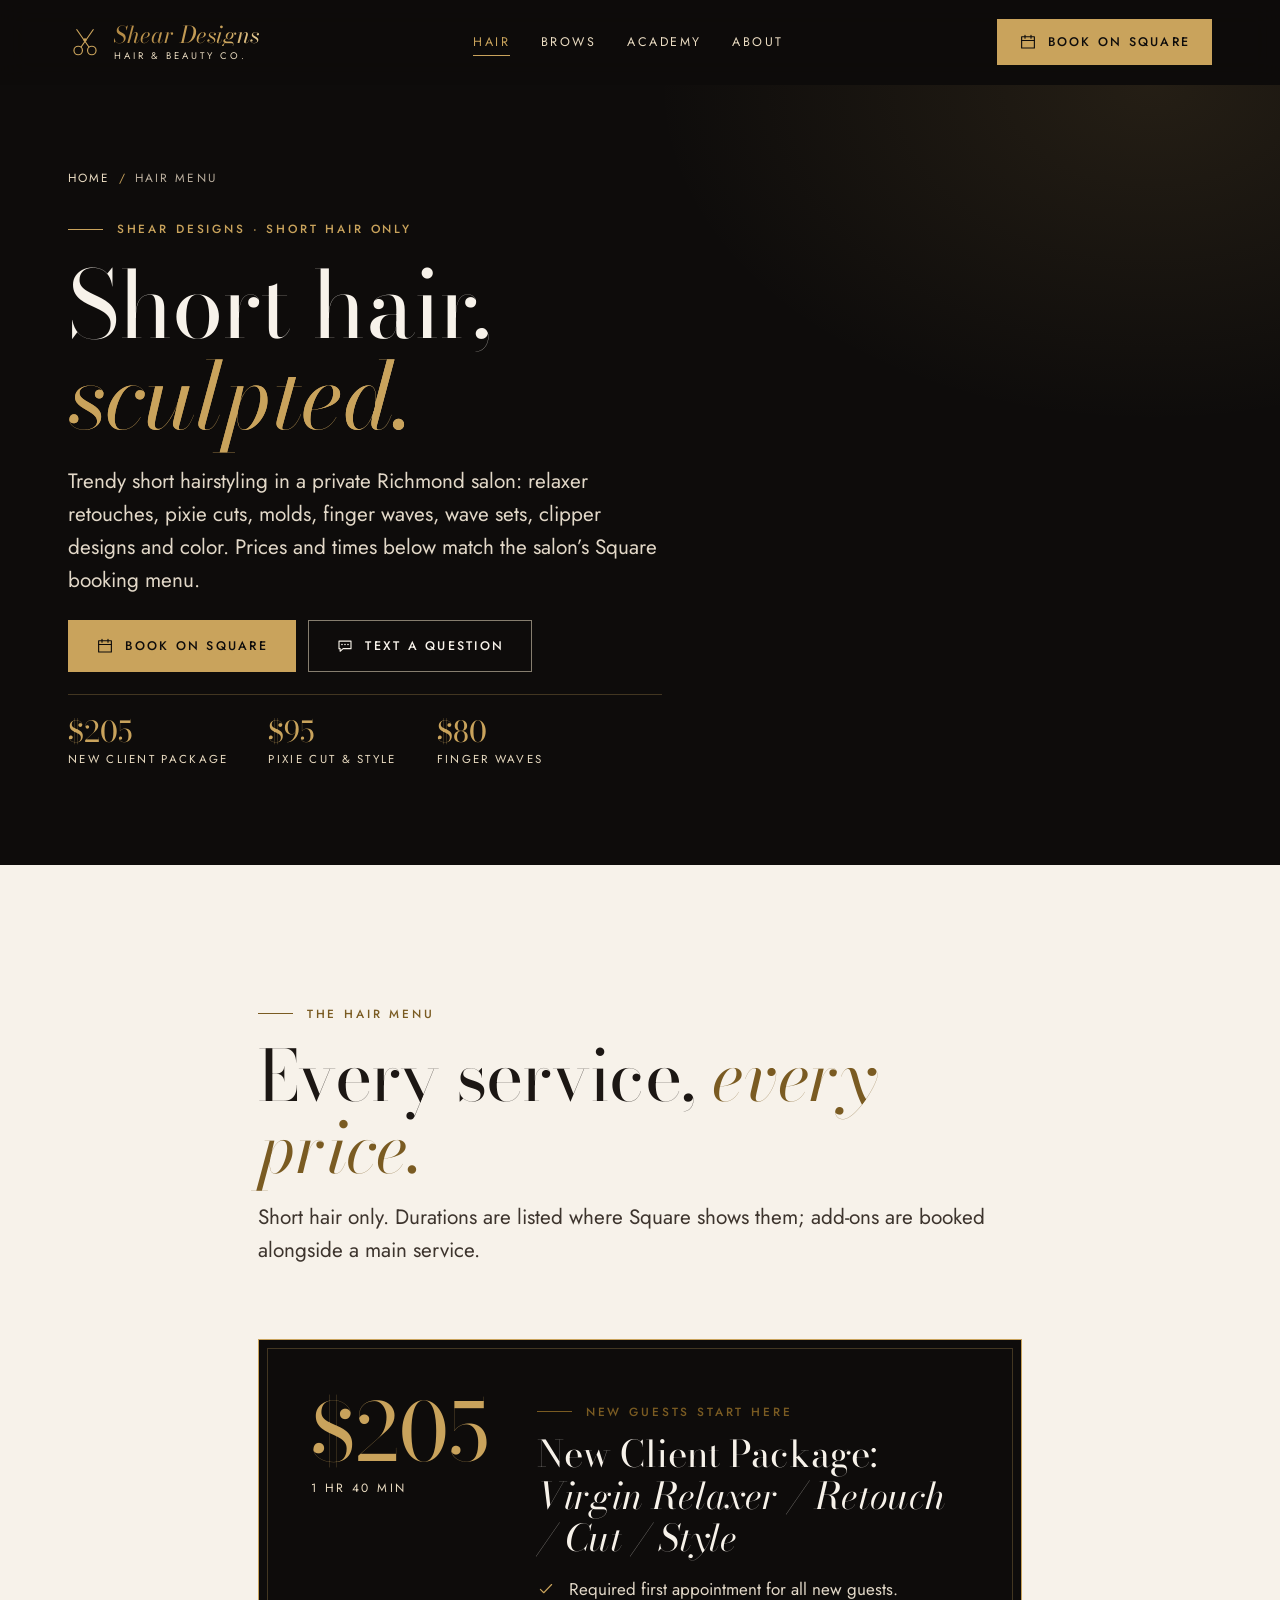
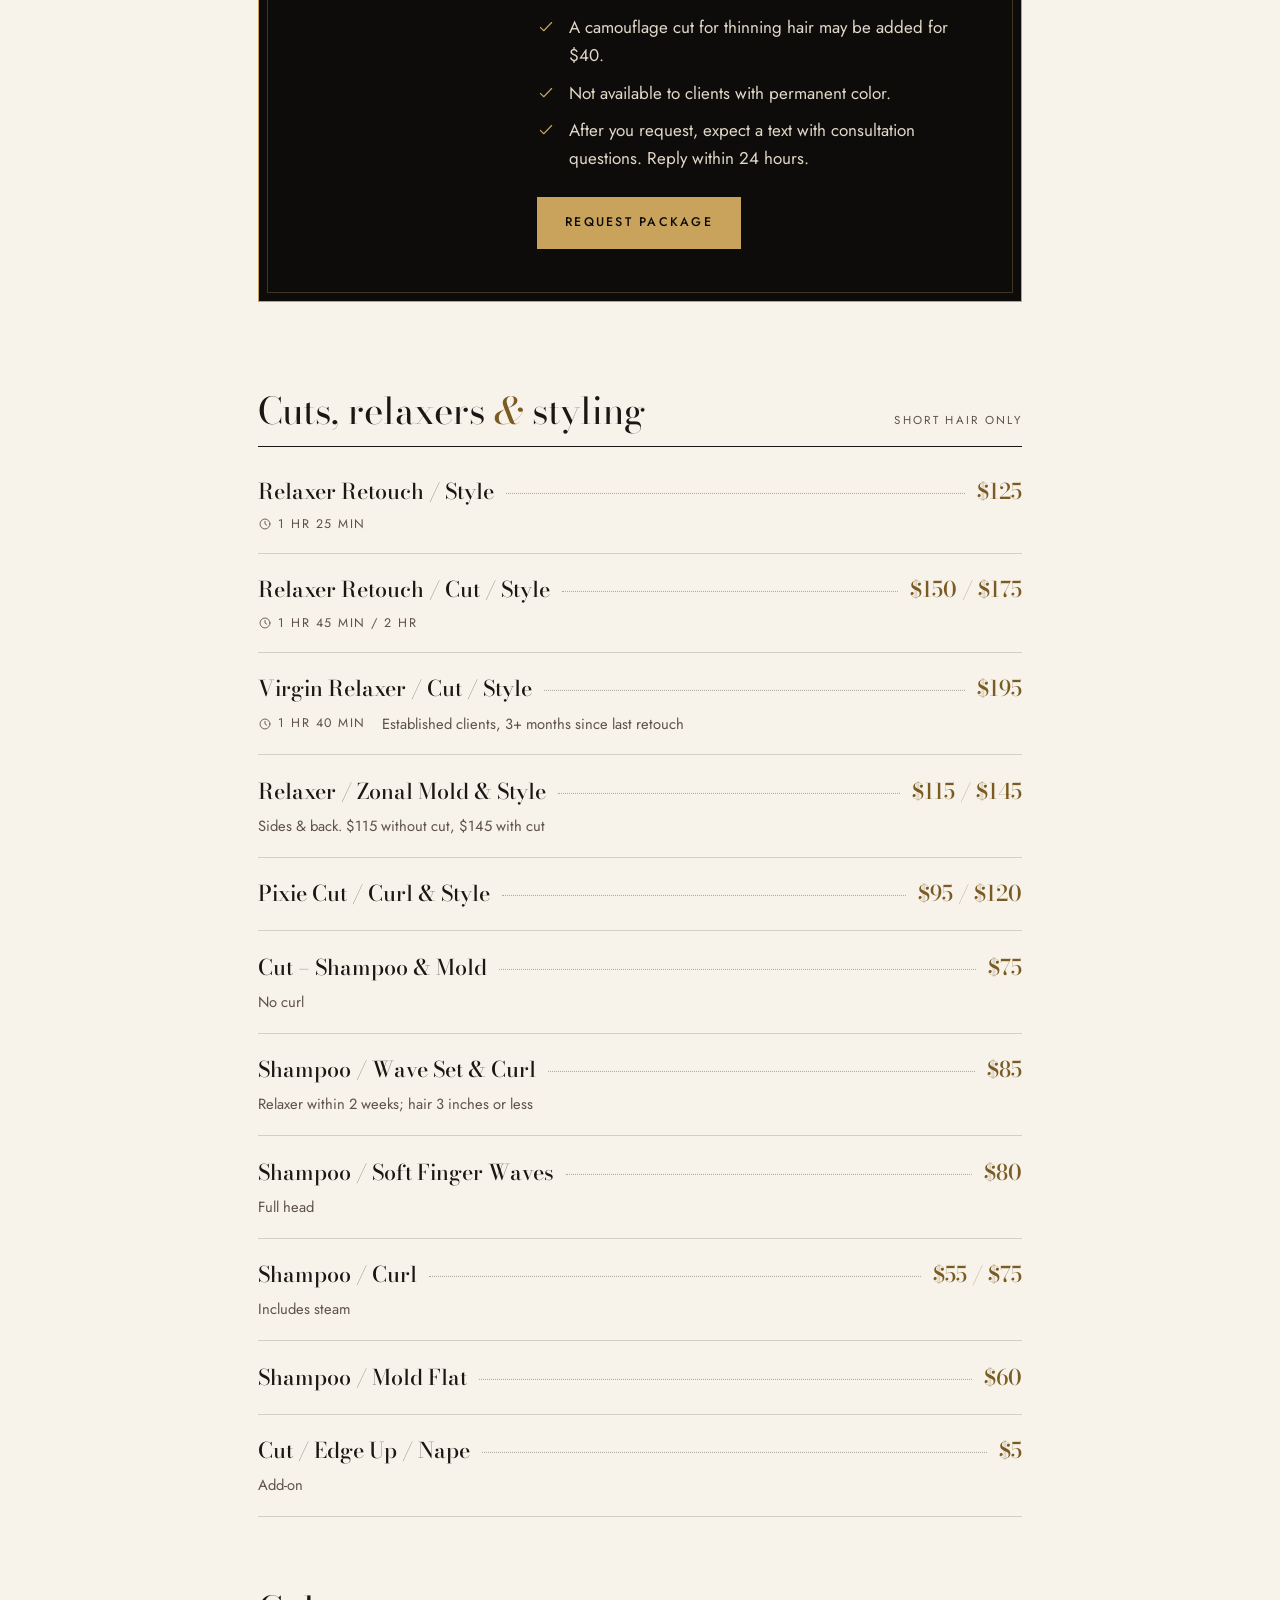
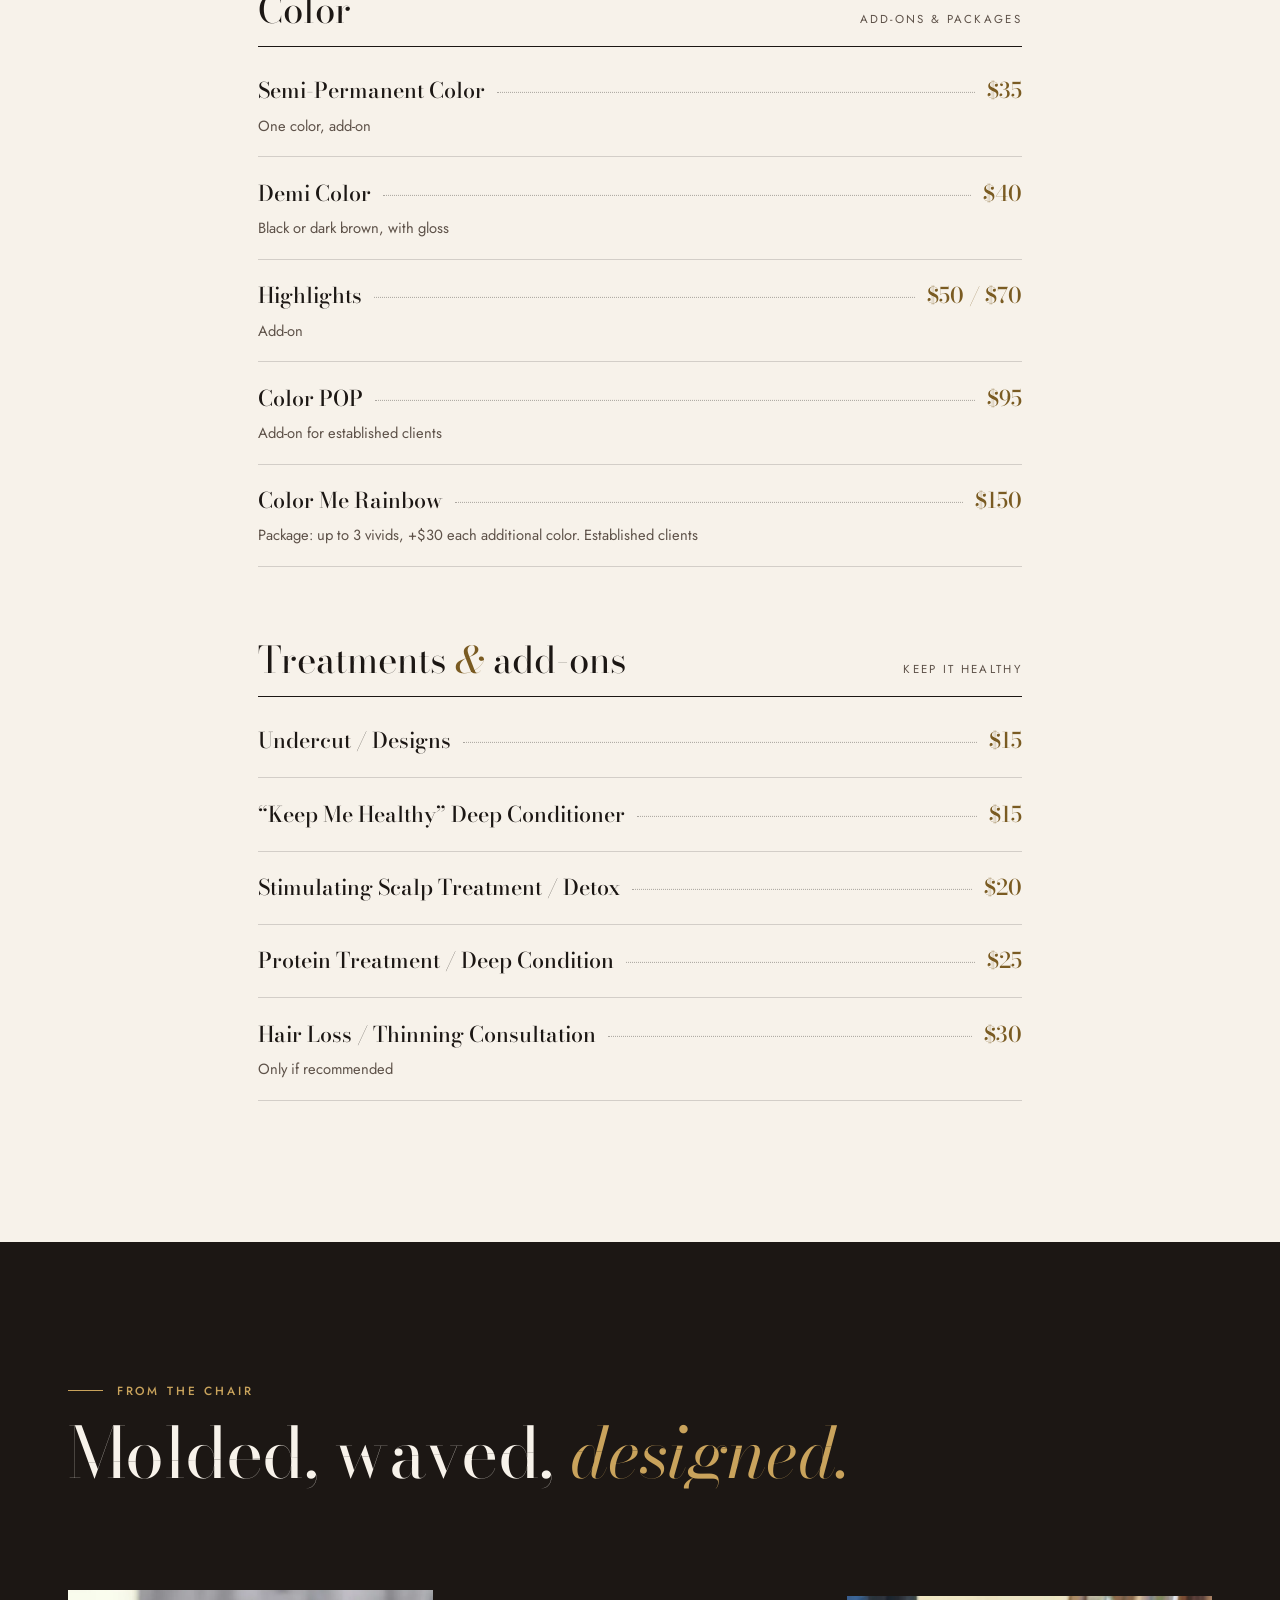
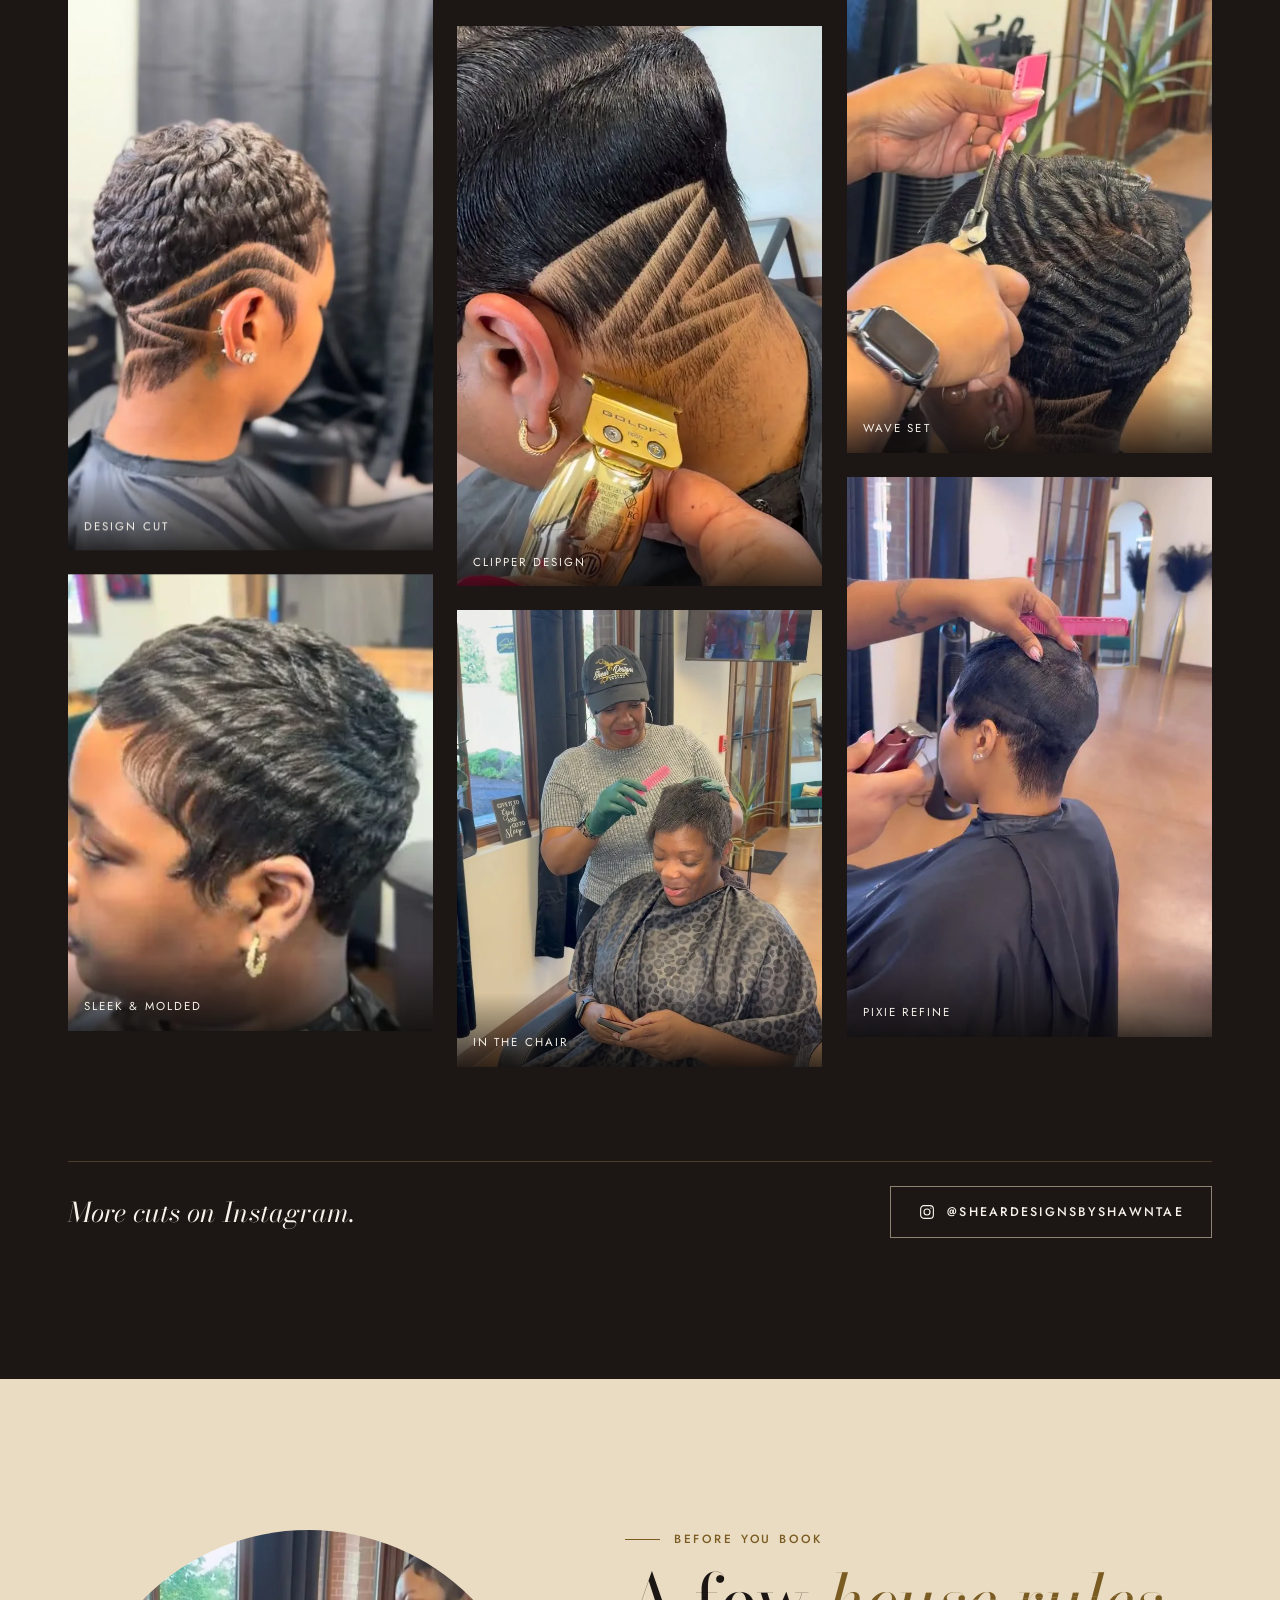
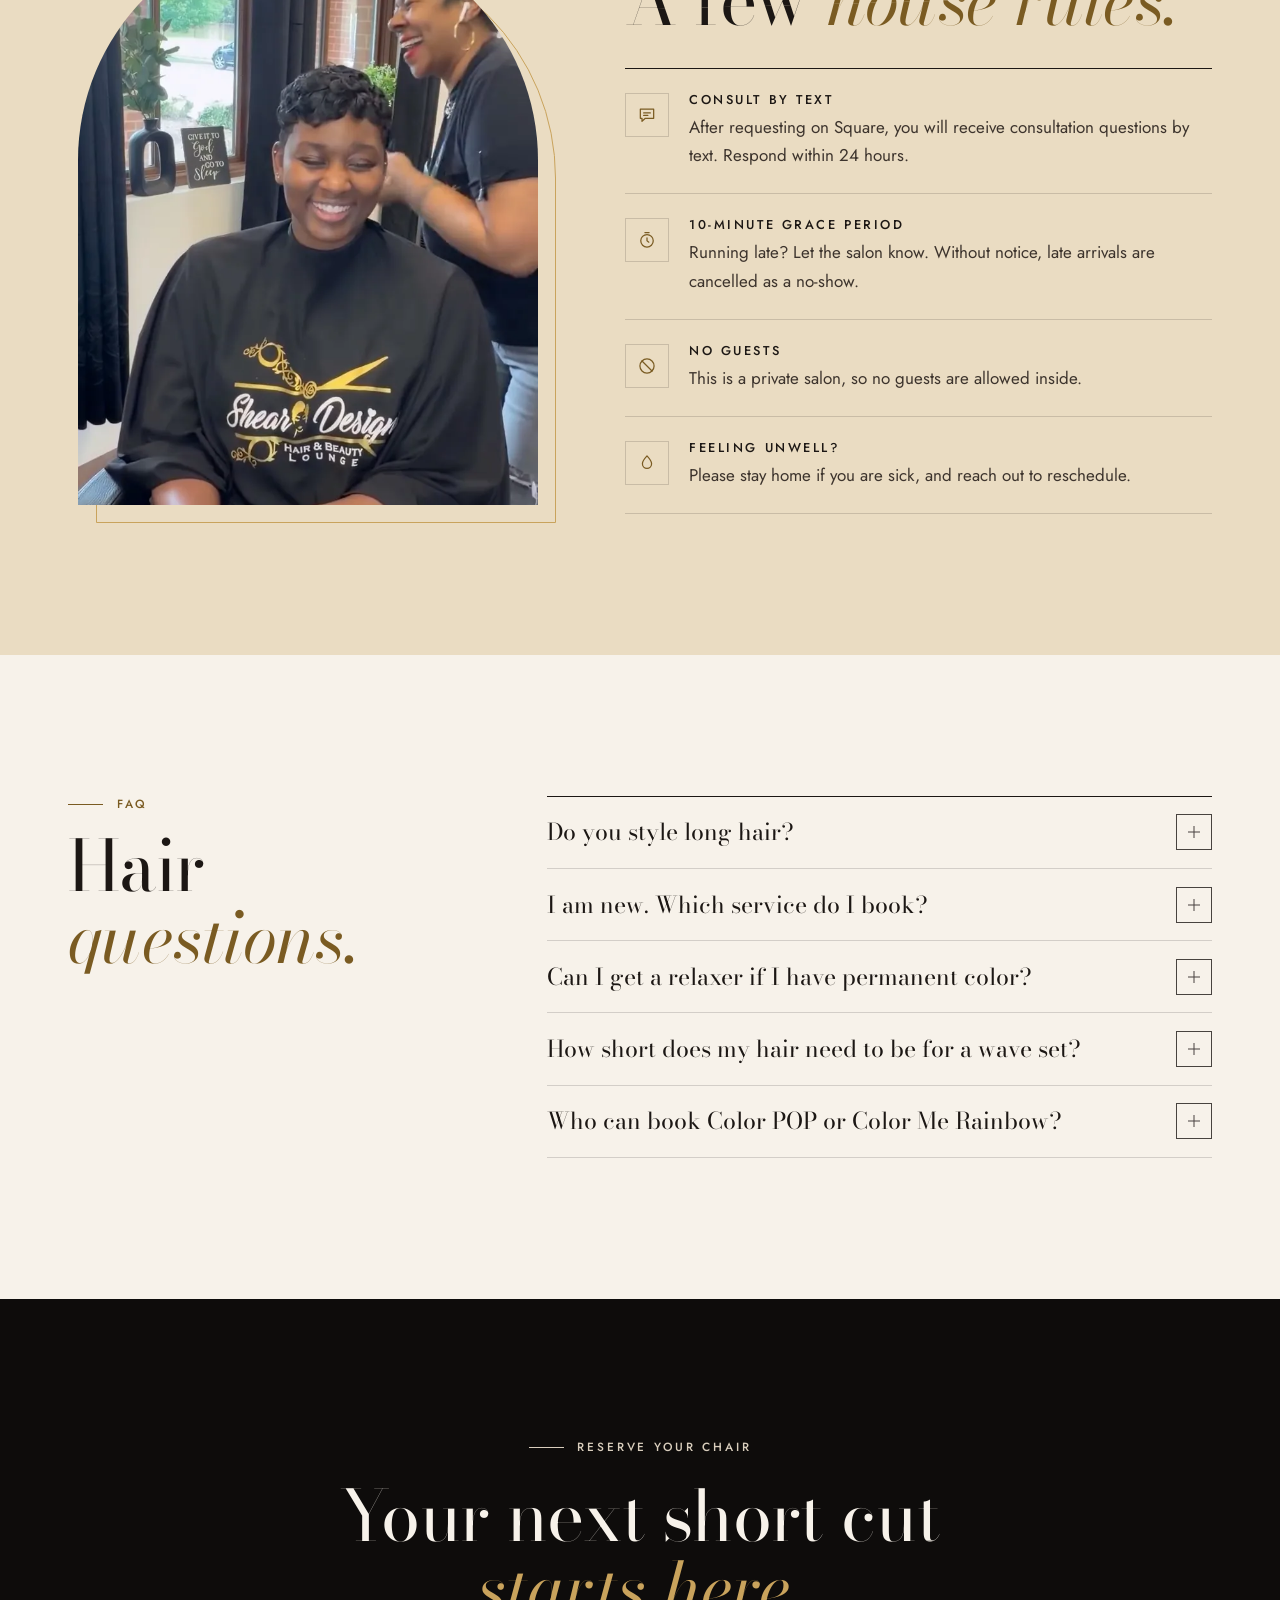
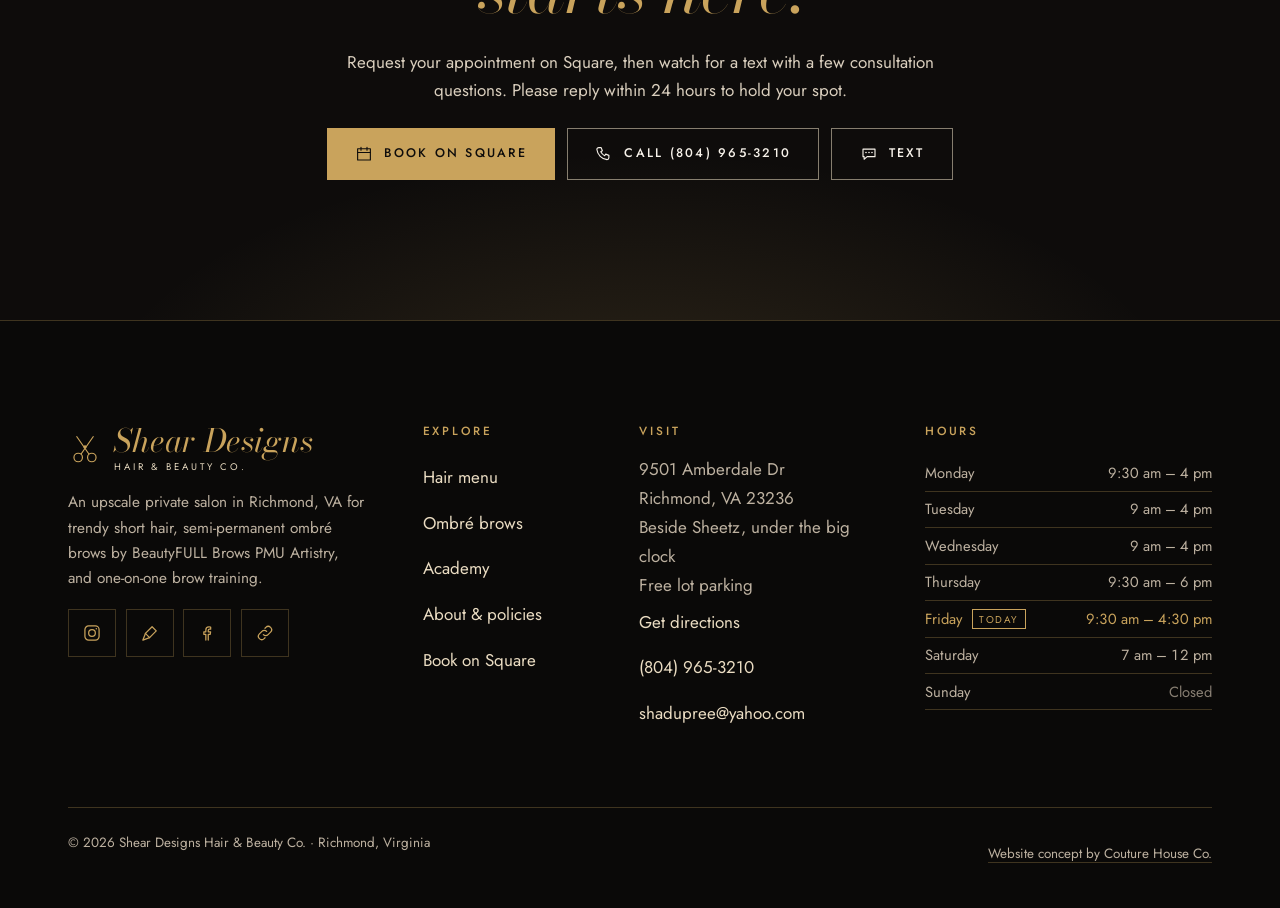
<file: hair.html>
<!doctype html>
<html lang="en" class="no-js">
<head>
<meta charset="utf-8">
<meta name="viewport" content="width=device-width, initial-scale=1, viewport-fit=cover">
<title>Short Hair &amp; Pixie Cut Menu | Shear Designs Richmond, VA</title>
<meta name="description" content="Full short-hair menu with prices: pixie cuts, relaxer retouch, finger waves, wave sets, designs and color at Shear Designs in Richmond, VA.">
<link rel="canonical" href="https://shear-designs-website.netlify.app/hair.html">
<meta name="theme-color" content="#0e0c0b">
<meta name="format-detection" content="telephone=no">
<meta property="og:type" content="website">
<meta property="og:site_name" content="Shear Designs Hair &amp; Beauty Co.">
<meta property="og:title" content="Short Hair &amp; Pixie Cut Menu | Shear Designs Richmond, VA">
<meta property="og:description" content="Full short-hair menu with prices: pixie cuts, relaxer retouch, finger waves, wave sets, designs and color at Shear Designs in Richmond, VA.">
<meta property="og:url" content="https://shear-designs-website.netlify.app/hair.html">
<meta property="og:image" content="https://shear-designs-website.netlify.app/assets/img/og.jpg">
<meta property="og:image:width" content="1200">
<meta property="og:image:height" content="630">
<meta property="og:image:alt" content="Shear Designs Hair &amp; Beauty Co. - pixies and brows at Master level, Richmond, VA">
<meta property="og:locale" content="en_US">
<meta name="twitter:card" content="summary_large_image">
<meta name="twitter:title" content="Short Hair &amp; Pixie Cut Menu | Shear Designs Richmond, VA">
<meta name="twitter:description" content="Full short-hair menu with prices: pixie cuts, relaxer retouch, finger waves, wave sets, designs and color at Shear Designs in Richmond, VA.">
<meta name="twitter:image" content="https://shear-designs-website.netlify.app/assets/img/og.jpg">
<link rel="icon" href="favicon.svg" type="image/svg+xml">
<link rel="icon" href="favicon-32.png" sizes="32x32" type="image/png">
<link rel="apple-touch-icon" href="apple-touch-icon.png">
<link rel="manifest" href="site.webmanifest">
<link rel="preload" href="assets/fonts/bodoni-moda-latin-opsz-normal.woff2" as="font" type="font/woff2" crossorigin>
<link rel="stylesheet" href="assets/css/fonts.css?v=20260930b">
<link rel="stylesheet" href="assets/css/site.css?v=20260930b">
<script>document.documentElement.className=document.documentElement.className.replace('no-js','js');</script>
<script src="assets/js/site.js" defer></script>
<script type="application/ld+json">{"@context":"https://schema.org","@type":"BeautySalon","additionalType":"https://schema.org/HairSalon","@id":"https://shear-designs-website.netlify.app/#salon","name":"Shear Designs Hair & Beauty Co.","alternateName":["Shear Designs","Shear Designs Hair & Beauty Lounge","BeautyFULL Brows PMU Artistry"],"slogan":"Upscale Beauty Salon servicing pixies and brows at Master level.","description":"Upscale private beauty salon in Richmond, VA offering trendy short-hair-only styling, semi-permanent ombre brows (microshading) and one-on-one PMU training.","url":"https://shear-designs-website.netlify.app/","logo":"https://shear-designs-website.netlify.app/apple-touch-icon.png","image":["https://shear-designs-website.netlify.app/assets/img/og.jpg","https://shear-designs-website.netlify.app/assets/img/shawntae-portrait.webp"],"telephone":"+1-804-965-3210","email":"shadupree@yahoo.com","address":{"@type":"PostalAddress","streetAddress":"9501 Amberdale Dr","addressLocality":"Richmond","addressRegion":"VA","postalCode":"23236","addressCountry":"US"},"hasMap":"https://www.google.com/maps/search/?api=1&query=9501+Amberdale+Dr%2C+Richmond%2C+VA+23236","openingHoursSpecification":[{"@type":"OpeningHoursSpecification","dayOfWeek":"https://schema.org/Monday","opens":"09:30","closes":"16:00"},{"@type":"OpeningHoursSpecification","dayOfWeek":"https://schema.org/Tuesday","opens":"09:00","closes":"16:00"},{"@type":"OpeningHoursSpecification","dayOfWeek":"https://schema.org/Wednesday","opens":"09:00","closes":"16:00"},{"@type":"OpeningHoursSpecification","dayOfWeek":"https://schema.org/Thursday","opens":"09:30","closes":"18:00"},{"@type":"OpeningHoursSpecification","dayOfWeek":"https://schema.org/Friday","opens":"09:30","closes":"16:30"},{"@type":"OpeningHoursSpecification","dayOfWeek":"https://schema.org/Saturday","opens":"07:00","closes":"12:00"}],"areaServed":[{"@type":"City","name":"Richmond, VA"},{"@type":"AdministrativeArea","name":"Chesterfield County, VA"},{"@type":"State","name":"Virginia"}],"paymentAccepted":"Cash, Cash App, Zelle, Apple Pay","currenciesAccepted":"USD","founder":{"@type":"Person","@id":"https://shear-designs-website.netlify.app/about.html#shawntae","name":"Shawntae Dupree Woolfolk"},"sameAs":["https://www.instagram.com/sheardesignsbyshawntae/","https://www.instagram.com/beautyfullbrowspmuartistry/","https://www.facebook.com/ShearDesignsHairandBeautyLounge/","https://linktr.ee/Sheardesignsbeautyfullbrows"],"potentialAction":{"@type":"ReserveAction","target":{"@type":"EntryPoint","urlTemplate":"https://square.site/book/EBT7A2A8BXAZJ/shear-designs-hair-beautylounge-beautyfull-brows-pmu-artistry-richmond-va","actionPlatform":["https://schema.org/DesktopWebPlatform","https://schema.org/MobileWebPlatform"]},"result":{"@type":"Reservation","name":"Salon appointment"}},"amenityFeature":[{"@type":"LocationFeatureSpecification","name":"Free lot parking","value":true},{"@type":"LocationFeatureSpecification","name":"Private salon","value":true}],"hasOfferCatalog":{"@type":"OfferCatalog","name":"Short hair services","itemListElement":[{"@type":"OfferCatalog","name":"New Client Package","itemListElement":[{"@type":"Offer","itemOffered":{"@type":"Service","name":"New Client Package — Virgin Relaxer / Retouch / Cut / Style","description":"Required first appointment for new guests. Duration 1 hr 40 min."},"priceCurrency":"USD","price":"205"}]},{"@type":"OfferCatalog","name":"Cuts, relaxers & styling","itemListElement":[{"@type":"Offer","itemOffered":{"@type":"Service","name":"Relaxer Retouch / Style"},"priceCurrency":"USD","price":"125"},{"@type":"Offer","itemOffered":{"@type":"Service","name":"Relaxer Retouch / Cut / Style"},"priceCurrency":"USD","priceSpecification":{"@type":"PriceSpecification","minPrice":150,"maxPrice":175,"priceCurrency":"USD"}},{"@type":"Offer","itemOffered":{"@type":"Service","name":"Virgin Relaxer / Cut / Style","description":"Established clients, 3+ months since last retouch"},"priceCurrency":"USD","price":"195"},{"@type":"Offer","itemOffered":{"@type":"Service","name":"Relaxer / Zonal Mold & Style","description":"Sides & back. $115 without cut, $145 with cut"},"priceCurrency":"USD","priceSpecification":{"@type":"PriceSpecification","minPrice":115,"maxPrice":145,"priceCurrency":"USD"}},{"@type":"Offer","itemOffered":{"@type":"Service","name":"Pixie Cut / Curl & Style"},"priceCurrency":"USD","priceSpecification":{"@type":"PriceSpecification","minPrice":95,"maxPrice":120,"priceCurrency":"USD"}},{"@type":"Offer","itemOffered":{"@type":"Service","name":"Cut – Shampoo & Mold","description":"No curl"},"priceCurrency":"USD","price":"75"},{"@type":"Offer","itemOffered":{"@type":"Service","name":"Shampoo / Wave Set & Curl","description":"Relaxer within 2 weeks; hair 3 inches or less"},"priceCurrency":"USD","price":"85"},{"@type":"Offer","itemOffered":{"@type":"Service","name":"Shampoo / Soft Finger Waves","description":"Full head"},"priceCurrency":"USD","price":"80"},{"@type":"Offer","itemOffered":{"@type":"Service","name":"Shampoo / Curl","description":"Includes steam"},"priceCurrency":"USD","priceSpecification":{"@type":"PriceSpecification","minPrice":55,"maxPrice":75,"priceCurrency":"USD"}},{"@type":"Offer","itemOffered":{"@type":"Service","name":"Shampoo / Mold Flat"},"priceCurrency":"USD","price":"60"},{"@type":"Offer","itemOffered":{"@type":"Service","name":"Cut / Edge Up / Nape","description":"Add-on"},"priceCurrency":"USD","price":"5"}]},{"@type":"OfferCatalog","name":"Color","itemListElement":[{"@type":"Offer","itemOffered":{"@type":"Service","name":"Semi-Permanent Color","description":"One color, add-on"},"priceCurrency":"USD","price":"35"},{"@type":"Offer","itemOffered":{"@type":"Service","name":"Demi Color","description":"Black or dark brown, with gloss"},"priceCurrency":"USD","price":"40"},{"@type":"Offer","itemOffered":{"@type":"Service","name":"Highlights","description":"Add-on"},"priceCurrency":"USD","priceSpecification":{"@type":"PriceSpecification","minPrice":50,"maxPrice":70,"priceCurrency":"USD"}},{"@type":"Offer","itemOffered":{"@type":"Service","name":"Color POP","description":"Add-on for established clients"},"priceCurrency":"USD","price":"95"},{"@type":"Offer","itemOffered":{"@type":"Service","name":"Color Me Rainbow","description":"Package: up to 3 vivids, +$30 each additional color. Established clients"},"priceCurrency":"USD","price":"150"}]},{"@type":"OfferCatalog","name":"Treatments & add-ons","itemListElement":[{"@type":"Offer","itemOffered":{"@type":"Service","name":"Undercut / Designs"},"priceCurrency":"USD","price":"15"},{"@type":"Offer","itemOffered":{"@type":"Service","name":"“Keep Me Healthy” Deep Conditioner"},"priceCurrency":"USD","price":"15"},{"@type":"Offer","itemOffered":{"@type":"Service","name":"Stimulating Scalp Treatment / Detox"},"priceCurrency":"USD","price":"20"},{"@type":"Offer","itemOffered":{"@type":"Service","name":"Protein Treatment / Deep Condition"},"priceCurrency":"USD","price":"25"},{"@type":"Offer","itemOffered":{"@type":"Service","name":"Hair Loss / Thinning Consultation","description":"Only if recommended"},"priceCurrency":"USD","price":"30"}]}]}}</script>
<script type="application/ld+json">{"@context":"https://schema.org","@type":"BreadcrumbList","itemListElement":[{"@type":"ListItem","position":1,"name":"Home","item":"https://shear-designs-website.netlify.app/"},{"@type":"ListItem","position":2,"name":"Hair Menu","item":"https://shear-designs-website.netlify.app/hair.html"}]}</script>
<script type="application/ld+json">{"@context":"https://schema.org","@type":"FAQPage","mainEntity":[{"@type":"Question","name":"Do you style long hair?","acceptedAnswer":{"@type":"Answer","text":"No. Shear Designs offers short hairstyling only: pixies, tapers, molds, finger waves, wave sets and designs."}},{"@type":"Question","name":"I am new. Which service do I book?","acceptedAnswer":{"@type":"Answer","text":"All new guests book the New Client Package (Virgin Relaxer / Retouch / Cut / Style) for $205. It is required for your first visit."}},{"@type":"Question","name":"Can I get a relaxer if I have permanent color?","acceptedAnswer":{"@type":"Answer","text":"The New Client Package is not available to clients with permanent color. Call or text (804) 965-3210 with questions before you book."}},{"@type":"Question","name":"How short does my hair need to be for a wave set?","acceptedAnswer":{"@type":"Answer","text":"The Shampoo / Wave Set & Curl ($85) is for hair 3 inches or less, with a relaxer within the last 2 weeks."}},{"@type":"Question","name":"Who can book Color POP or Color Me Rainbow?","acceptedAnswer":{"@type":"Answer","text":"Color POP ($95) and the Color Me Rainbow package ($150, up to 3 vivids) are for established clients."}}]}</script>
</head>
<body class="">
<a class="skip" href="#main">Skip to content</a>
<header class="hdr" data-hdr>
  <div class="wrap hdr__in">
    <a class="brand" href="index.html">
      <svg class="brand__mark" viewBox="0 0 40 40" fill="none" stroke="currentColor" stroke-width="1.4" aria-hidden="true" focusable="false"><circle cx="12" cy="30" r="5"/><circle cx="28" cy="30" r="5"/><path d="M15.2 26.2 30 5M24.8 26.2 10 5"/><circle cx="20" cy="17.5" r="1.2" fill="currentColor"/></svg>
      <span class="brand__txt"><span class="brand__name foil">Shear Designs</span><span class="brand__sub">Hair &amp; Beauty Co.</span></span>
    </a>
    <nav class="nav" aria-label="Primary"><ul><li><a href="hair.html" aria-current="page">Hair</a></li><li><a href="brows.html">Brows</a></li><li><a href="academy.html">Academy</a></li><li><a href="about.html">About</a></li></ul></nav>
    <a class="btn btn--gilt hdr__cta" href="https://square.site/book/EBT7A2A8BXAZJ/shear-designs-hair-beautylounge-beautyfull-brows-pmu-artistry-richmond-va" rel="noopener"><svg viewBox="0 0 24 24" fill="none" stroke="currentColor" stroke-width="1.5" stroke-linecap="round" stroke-linejoin="round" aria-hidden="true" focusable="false"><rect x="3.5" y="5" width="17" height="15"/><path d="M3.5 10h17M8 3v4M16 3v4"/></svg>Book on Square</a>
    <button class="menu-btn" type="button" aria-expanded="false" aria-controls="mnav"><span class="sr-only">Open menu</span><span class="menu-btn__bars" aria-hidden="true"></span></button>
  </div>
</header>
<div class="mnav" id="mnav" hidden>
    <nav aria-label="Mobile"><ul class="mnav__links"><li><a href="index.html">Home <span>Start here</span></a></li><li><a href="hair.html" aria-current="page">Hair <span>Short hair menu</span></a></li><li><a href="brows.html">Brows <span>BeautyFULL Brows</span></a></li><li><a href="academy.html">Academy <span>PMU training</span></a></li><li><a href="about.html">About <span>Shawntae &amp; visit</span></a></li></ul></nav>
    <div class="btns"><a class="btn btn--gilt" href="https://square.site/book/EBT7A2A8BXAZJ/shear-designs-hair-beautylounge-beautyfull-brows-pmu-artistry-richmond-va" rel="noopener"><svg viewBox="0 0 24 24" fill="none" stroke="currentColor" stroke-width="1.5" stroke-linecap="round" stroke-linejoin="round" aria-hidden="true" focusable="false"><rect x="3.5" y="5" width="17" height="15"/><path d="M3.5 10h17M8 3v4M16 3v4"/></svg>Book on Square</a><a class="btn btn--line" href="tel:+18049653210"><svg viewBox="0 0 24 24" fill="none" stroke="currentColor" stroke-width="1.5" stroke-linecap="round" stroke-linejoin="round" aria-hidden="true" focusable="false"><path d="M5 3.5h3.2l1.6 4.2-2.1 1.4a11 11 0 0 0 5.2 5.2l1.4-2.1 4.2 1.6V17a2.5 2.5 0 0 1-2.5 2.5A15.5 15.5 0 0 1 2.5 6 2.5 2.5 0 0 1 5 3.5z"/></svg>Call</a><a class="btn btn--line" href="sms:+18049653210"><svg viewBox="0 0 24 24" fill="none" stroke="currentColor" stroke-width="1.5" stroke-linecap="round" stroke-linejoin="round" aria-hidden="true" focusable="false"><path d="M4 5.5h16v10H9.5L5.5 19v-3.5H4z"/><path d="M8 10h.01M12 10h.01M16 10h.01" stroke-width="2.2"/></svg>Text</a></div>
    <div class="mnav__meta"><span>9501 Amberdale Dr, Richmond, VA 23236</span><span>Beside Sheetz, under the big clock</span><a href="tel:+18049653210">(804) 965-3210</a></div>
</div>

<main id="main">
<section class="phero" aria-labelledby="page-title">
  <div class="wrap phero__grid">
    <div class="phero__copy">
      <nav class="crumbs" aria-label="Breadcrumb"><ol><li><a href="index.html">Home</a></li><li><span aria-current="page">Hair Menu</span></li></ol></nav>
      <p class="eyebrow">Shear Designs &middot; Short hair only</p>
      <h1 id="page-title">Short hair, <em class="foil">sculpted.</em></h1>
      <p class="lede" style="color:#e2d8c8">Trendy short hairstyling in a private Richmond salon: relaxer retouches, pixie cuts, molds, finger waves, wave sets, clipper designs and color. Prices and times below match the salon&rsquo;s Square booking menu.</p>
      <div class="btns"><a class="btn btn--gilt" href="https://square.site/book/EBT7A2A8BXAZJ/shear-designs-hair-beautylounge-beautyfull-brows-pmu-artistry-richmond-va" rel="noopener"><svg viewBox="0 0 24 24" fill="none" stroke="currentColor" stroke-width="1.5" stroke-linecap="round" stroke-linejoin="round" aria-hidden="true" focusable="false"><rect x="3.5" y="5" width="17" height="15"/><path d="M3.5 10h17M8 3v4M16 3v4"/></svg>Book on Square</a><a class="btn btn--line" href="sms:+18049653210"><svg viewBox="0 0 24 24" fill="none" stroke="currentColor" stroke-width="1.5" stroke-linecap="round" stroke-linejoin="round" aria-hidden="true" focusable="false"><path d="M4 5.5h16v10H9.5L5.5 19v-3.5H4z"/><path d="M8 10h.01M12 10h.01M16 10h.01" stroke-width="2.2"/></svg>Text a question</a></div>
      <div class="stat-row"><div><b>$205</b><span>New client package</span></div><div><b>$95</b><span>Pixie cut &amp; style</span></div><div><b>$80</b><span>Finger waves</span></div></div>
    </div>
    <div class="phero__media"><div class="phero__arch rv-mask"><img src="assets/img/waves-crown.webp" alt="Short molded waves across the crown with a zigzag design at the nape" width="720" height="1280" fetchpriority="high" decoding="async" style="object-position:50% 40%"></div></div>
  </div>
</section>

<section class="sec sec--ivory" id="menu" aria-labelledby="menu-title">
  <div class="wrap wrap--narrow">
    <div class="head"><p class="eyebrow">The hair menu</p><h2 class="cut" id="menu-title">Every service, <em>every price.</em></h2><p class="lede">Short hair only. Durations are listed where Square shows them; add-ons are booked alongside a main service.</p></div>
    <div class="callout rv" id="new-client">
      <p class="callout__price">$205<small>1 hr 40 min</small></p>
      <div>
        <p class="eyebrow">New guests start here</p>
        <h3 style="margin:.75rem 0 1rem">New Client Package: <em>Virgin Relaxer / Retouch / Cut / Style</em></h3>
        <ul>
          <li><svg viewBox="0 0 24 24" fill="none" stroke="currentColor" stroke-width="1.5" stroke-linecap="round" stroke-linejoin="round" aria-hidden="true" focusable="false"><path d="M4.5 12.5l4.5 4.5 10.5-11"/></svg><span>Required first appointment for all new guests.</span></li>
          <li><svg viewBox="0 0 24 24" fill="none" stroke="currentColor" stroke-width="1.5" stroke-linecap="round" stroke-linejoin="round" aria-hidden="true" focusable="false"><path d="M4.5 12.5l4.5 4.5 10.5-11"/></svg><span>A camouflage cut for thinning hair may be added for $40.</span></li>
          <li><svg viewBox="0 0 24 24" fill="none" stroke="currentColor" stroke-width="1.5" stroke-linecap="round" stroke-linejoin="round" aria-hidden="true" focusable="false"><path d="M4.5 12.5l4.5 4.5 10.5-11"/></svg><span>Not available to clients with permanent color.</span></li>
          <li><svg viewBox="0 0 24 24" fill="none" stroke="currentColor" stroke-width="1.5" stroke-linecap="round" stroke-linejoin="round" aria-hidden="true" focusable="false"><path d="M4.5 12.5l4.5 4.5 10.5-11"/></svg><span>After you request, expect a text with consultation questions. Reply within 24 hours.</span></li>
        </ul>
      </div>
      <a class="btn btn--gilt" href="https://square.site/book/EBT7A2A8BXAZJ/shear-designs-hair-beautylounge-beautyfull-brows-pmu-artistry-richmond-va" rel="noopener">Request package</a>
    </div>
    <div class="menu-cat rv"><div class="menu-cat__head"><h3>Cuts, relaxers <em>&amp;</em> styling</h3><span>Short hair only</span></div><ul class="menu"><li class="menu__item"><div class="menu__row"><p class="menu__name">Relaxer Retouch / Style</p><span class="menu__dots" aria-hidden="true"></span><p class="menu__price">$125</p></div><p class="menu__meta"><span class="dur"><svg viewBox="0 0 24 24" fill="none" stroke="currentColor" stroke-width="1.5" stroke-linecap="round" stroke-linejoin="round" aria-hidden="true" focusable="false"><circle cx="12" cy="12" r="8.5"/><path d="M12 7.5V12l3 2"/></svg>1 hr 25 min</span></p></li><li class="menu__item"><div class="menu__row"><p class="menu__name">Relaxer Retouch / Cut / Style</p><span class="menu__dots" aria-hidden="true"></span><p class="menu__price">$150 / $175</p></div><p class="menu__meta"><span class="dur"><svg viewBox="0 0 24 24" fill="none" stroke="currentColor" stroke-width="1.5" stroke-linecap="round" stroke-linejoin="round" aria-hidden="true" focusable="false"><circle cx="12" cy="12" r="8.5"/><path d="M12 7.5V12l3 2"/></svg>1 hr 45 min / 2 hr</span></p></li><li class="menu__item"><div class="menu__row"><p class="menu__name">Virgin Relaxer / Cut / Style</p><span class="menu__dots" aria-hidden="true"></span><p class="menu__price">$195</p></div><p class="menu__meta"><span class="dur"><svg viewBox="0 0 24 24" fill="none" stroke="currentColor" stroke-width="1.5" stroke-linecap="round" stroke-linejoin="round" aria-hidden="true" focusable="false"><circle cx="12" cy="12" r="8.5"/><path d="M12 7.5V12l3 2"/></svg>1 hr 40 min</span><span>Established clients, 3+ months since last retouch</span></p></li><li class="menu__item"><div class="menu__row"><p class="menu__name">Relaxer / Zonal Mold &amp; Style</p><span class="menu__dots" aria-hidden="true"></span><p class="menu__price">$115 / $145</p></div><p class="menu__meta"><span>Sides &amp; back. $115 without cut, $145 with cut</span></p></li><li class="menu__item"><div class="menu__row"><p class="menu__name">Pixie Cut / Curl &amp; Style</p><span class="menu__dots" aria-hidden="true"></span><p class="menu__price">$95 / $120</p></div></li><li class="menu__item"><div class="menu__row"><p class="menu__name">Cut &ndash; Shampoo &amp; Mold</p><span class="menu__dots" aria-hidden="true"></span><p class="menu__price">$75</p></div><p class="menu__meta"><span>No curl</span></p></li><li class="menu__item"><div class="menu__row"><p class="menu__name">Shampoo / Wave Set &amp; Curl</p><span class="menu__dots" aria-hidden="true"></span><p class="menu__price">$85</p></div><p class="menu__meta"><span>Relaxer within 2 weeks; hair 3 inches or less</span></p></li><li class="menu__item"><div class="menu__row"><p class="menu__name">Shampoo / Soft Finger Waves</p><span class="menu__dots" aria-hidden="true"></span><p class="menu__price">$80</p></div><p class="menu__meta"><span>Full head</span></p></li><li class="menu__item"><div class="menu__row"><p class="menu__name">Shampoo / Curl</p><span class="menu__dots" aria-hidden="true"></span><p class="menu__price">$55 / $75</p></div><p class="menu__meta"><span>Includes steam</span></p></li><li class="menu__item"><div class="menu__row"><p class="menu__name">Shampoo / Mold Flat</p><span class="menu__dots" aria-hidden="true"></span><p class="menu__price">$60</p></div></li><li class="menu__item"><div class="menu__row"><p class="menu__name">Cut / Edge Up / Nape</p><span class="menu__dots" aria-hidden="true"></span><p class="menu__price">$5</p></div><p class="menu__meta"><span>Add-on</span></p></li></ul></div><div class="menu-cat rv"><div class="menu-cat__head"><h3>Color</h3><span>Add-ons &amp; packages</span></div><ul class="menu"><li class="menu__item"><div class="menu__row"><p class="menu__name">Semi-Permanent Color</p><span class="menu__dots" aria-hidden="true"></span><p class="menu__price">$35</p></div><p class="menu__meta"><span>One color, add-on</span></p></li><li class="menu__item"><div class="menu__row"><p class="menu__name">Demi Color</p><span class="menu__dots" aria-hidden="true"></span><p class="menu__price">$40</p></div><p class="menu__meta"><span>Black or dark brown, with gloss</span></p></li><li class="menu__item"><div class="menu__row"><p class="menu__name">Highlights</p><span class="menu__dots" aria-hidden="true"></span><p class="menu__price">$50 / $70</p></div><p class="menu__meta"><span>Add-on</span></p></li><li class="menu__item"><div class="menu__row"><p class="menu__name">Color POP</p><span class="menu__dots" aria-hidden="true"></span><p class="menu__price">$95</p></div><p class="menu__meta"><span>Add-on for established clients</span></p></li><li class="menu__item"><div class="menu__row"><p class="menu__name">Color Me Rainbow</p><span class="menu__dots" aria-hidden="true"></span><p class="menu__price">$150</p></div><p class="menu__meta"><span>Package: up to 3 vivids, +$30 each additional color. Established clients</span></p></li></ul></div><div class="menu-cat rv"><div class="menu-cat__head"><h3>Treatments <em>&amp;</em> add-ons</h3><span>Keep it healthy</span></div><ul class="menu"><li class="menu__item"><div class="menu__row"><p class="menu__name">Undercut / Designs</p><span class="menu__dots" aria-hidden="true"></span><p class="menu__price">$15</p></div></li><li class="menu__item"><div class="menu__row"><p class="menu__name">&ldquo;Keep Me Healthy&rdquo; Deep Conditioner</p><span class="menu__dots" aria-hidden="true"></span><p class="menu__price">$15</p></div></li><li class="menu__item"><div class="menu__row"><p class="menu__name">Stimulating Scalp Treatment / Detox</p><span class="menu__dots" aria-hidden="true"></span><p class="menu__price">$20</p></div></li><li class="menu__item"><div class="menu__row"><p class="menu__name">Protein Treatment / Deep Condition</p><span class="menu__dots" aria-hidden="true"></span><p class="menu__price">$25</p></div></li><li class="menu__item"><div class="menu__row"><p class="menu__name">Hair Loss / Thinning Consultation</p><span class="menu__dots" aria-hidden="true"></span><p class="menu__price">$30</p></div><p class="menu__meta"><span>Only if recommended</span></p></li></ul></div>
  </div>
</section>

<section class="sec sec--esp" aria-labelledby="gal-title">
  <div class="wrap">
    <div class="head"><p class="eyebrow">From the chair</p><h2 class="cut" id="gal-title">Molded, waved, <em>designed.</em></h2></div>
    <div class="gal"><div class="gal__col" data-speed="-0.05"><figure class="r-tall"><img src="assets/img/design-cut-waves.webp" alt="Short waves with a curved clipper design above the ear" width="640" height="1136" loading="lazy" decoding="async"><figcaption>Design cut</figcaption></figure><figure class="r-port"><img src="assets/img/short-sleek-side.webp" alt="Side view of a sleek, tapered short cut with molded layers" width="352" height="640" loading="lazy" decoding="async"><figcaption>Sleek &amp; molded</figcaption></figure></div><div class="gal__col" data-speed="0.07"><figure class="r-tall"><img src="assets/img/clipper-design.webp" alt="Gold clippers carving a geometric design into a short taper" width="640" height="1136" loading="lazy" decoding="async"><figcaption>Clipper design</figcaption></figure><figure class="r-port"><img src="assets/img/salon-chair-client.webp" alt="Shawntae styling a client in a leopard print cape in the bright salon" width="720" height="1280" loading="lazy" decoding="async"><figcaption>In the chair</figcaption></figure></div><div class="gal__col" data-speed="-0.02"><figure class="r-port"><img src="assets/img/wave-set-in-progress.webp" alt="A wave set being combed into place on short relaxed hair" width="640" height="1136" loading="lazy" decoding="async"><figcaption>Wave set</figcaption></figure><figure class="r-tall"><img src="assets/img/pixie-profile.webp" alt="Profile of a fresh tapered pixie being refined with clippers" width="640" height="1136" loading="lazy" decoding="async"><figcaption>Pixie refine</figcaption></figure></div></div>
    <div class="gal-foot"><p>More cuts on Instagram.</p><a class="btn btn--line" href="https://www.instagram.com/sheardesignsbyshawntae/" rel="noopener"><svg viewBox="0 0 24 24" fill="none" stroke="currentColor" stroke-width="1.5" stroke-linecap="round" stroke-linejoin="round" aria-hidden="true" focusable="false"><rect x="3.5" y="3.5" width="17" height="17" rx="4.5"/><circle cx="12" cy="12" r="4"/><circle cx="17.2" cy="6.8" r=".9" fill="currentColor" stroke="none"/></svg>@sheardesignsbyshawntae</a></div>
  </div>
</section>

<section class="sec sec--champ" aria-labelledby="pol-title">
  <div class="wrap split">
    <div class="frame frame--arch rv"><img src="assets/img/client-gold-cape.webp" alt="Client in a black and gold Shear Designs cape smiling during her appointment" width="720" height="1280" loading="lazy" decoding="async"></div>
    <div>
      <p class="eyebrow">Before you book</p>
      <h2 class="cut" id="pol-title" style="margin:1rem 0 2rem">A few <em>house rules.</em></h2>
      <div class="policies" style="grid-template-columns:1fr">
        <div class="policy"><span class="ic"><svg viewBox="0 0 24 24" fill="none" stroke="currentColor" stroke-width="1.5" stroke-linecap="round" stroke-linejoin="round" aria-hidden="true" focusable="false"><path d="M4 5h16v11H10l-4 3.5V16H4z"/><path d="M8 9.5h8M8 12.5h5"/></svg></span><div><h3>Consult by text</h3><p>After requesting on Square, you will receive consultation questions by text. Respond within 24 hours.</p></div></div>
        <div class="policy"><span class="ic"><svg viewBox="0 0 24 24" fill="none" stroke="currentColor" stroke-width="1.5" stroke-linecap="round" stroke-linejoin="round" aria-hidden="true" focusable="false"><circle cx="12" cy="13" r="7.5"/><path d="M12 9.5V13l2.2 1.6M9.5 3h5"/></svg></span><div><h3>10-minute grace period</h3><p>Running late? Let the salon know. Without notice, late arrivals are cancelled as a no-show.</p></div></div>
        <div class="policy"><span class="ic"><svg viewBox="0 0 24 24" fill="none" stroke="currentColor" stroke-width="1.5" stroke-linecap="round" stroke-linejoin="round" aria-hidden="true" focusable="false"><circle cx="12" cy="12" r="8.5"/><path d="M6 6l12 12"/></svg></span><div><h3>No guests</h3><p>This is a private salon, so no guests are allowed inside.</p></div></div>
        <div class="policy"><span class="ic"><svg viewBox="0 0 24 24" fill="none" stroke="currentColor" stroke-width="1.5" stroke-linecap="round" stroke-linejoin="round" aria-hidden="true" focusable="false"><path d="M12 3.5c3.5 3.8 5.5 6.7 5.5 9.5a5.5 5.5 0 0 1-11 0c0-2.8 2-5.7 5.5-9.5z"/></svg></span><div><h3>Feeling unwell?</h3><p>Please stay home if you are sick, and reach out to reschedule.</p></div></div>
      </div>
    </div>
  </div>
</section>

<section class="sec sec--ivory" id="faq" aria-labelledby="faq-title">
  <div class="wrap faq-grid">
    <div class="head"><p class="eyebrow">FAQ</p><h2 class="cut" id="faq-title">Hair <em>questions.</em></h2></div>
    <div class="faq"><details><summary>Do you style long hair?<span class="pm" aria-hidden="true"></span></summary><div class="ans"><p>No. Shear Designs offers short hairstyling only: pixies, tapers, molds, finger waves, wave sets and designs.</p></div></details><details><summary>I am new. Which service do I book?<span class="pm" aria-hidden="true"></span></summary><div class="ans"><p>All new guests book the New Client Package (Virgin Relaxer / Retouch / Cut / Style) for $205. It is required for your first visit.</p></div></details><details><summary>Can I get a relaxer if I have permanent color?<span class="pm" aria-hidden="true"></span></summary><div class="ans"><p>The New Client Package is not available to clients with permanent color. Call or text (804) 965-3210 with questions before you book.</p></div></details><details><summary>How short does my hair need to be for a wave set?<span class="pm" aria-hidden="true"></span></summary><div class="ans"><p>The Shampoo / Wave Set &amp; Curl ($85) is for hair 3 inches or less, with a relaxer within the last 2 weeks.</p></div></details><details><summary>Who can book Color POP or Color Me Rainbow?<span class="pm" aria-hidden="true"></span></summary><div class="ans"><p>Color POP ($95) and the Color Me Rainbow package ($150, up to 3 vivids) are for established clients.</p></div></details></div>
  </div>
</section>

<section class="sec sec--noir cta" aria-labelledby="cta-title">
  <div class="wrap">
    <p class="eyebrow">Reserve your chair</p>
    <h2 class="cut" id="cta-title">Your next short cut <em>starts here.</em></h2>
    <p>Request your appointment on Square, then watch for a text with a few consultation questions. Please reply within 24 hours to hold your spot.</p>
    <div class="btns"><a class="btn btn--gilt" href="https://square.site/book/EBT7A2A8BXAZJ/shear-designs-hair-beautylounge-beautyfull-brows-pmu-artistry-richmond-va" rel="noopener"><svg viewBox="0 0 24 24" fill="none" stroke="currentColor" stroke-width="1.5" stroke-linecap="round" stroke-linejoin="round" aria-hidden="true" focusable="false"><rect x="3.5" y="5" width="17" height="15"/><path d="M3.5 10h17M8 3v4M16 3v4"/></svg>Book on Square</a><a class="btn btn--line" href="tel:+18049653210"><svg viewBox="0 0 24 24" fill="none" stroke="currentColor" stroke-width="1.5" stroke-linecap="round" stroke-linejoin="round" aria-hidden="true" focusable="false"><path d="M5 3.5h3.2l1.6 4.2-2.1 1.4a11 11 0 0 0 5.2 5.2l1.4-2.1 4.2 1.6V17a2.5 2.5 0 0 1-2.5 2.5A15.5 15.5 0 0 1 2.5 6 2.5 2.5 0 0 1 5 3.5z"/></svg>Call (804) 965-3210</a><a class="btn btn--line" href="sms:+18049653210"><svg viewBox="0 0 24 24" fill="none" stroke="currentColor" stroke-width="1.5" stroke-linecap="round" stroke-linejoin="round" aria-hidden="true" focusable="false"><path d="M4 5.5h16v10H9.5L5.5 19v-3.5H4z"/><path d="M8 10h.01M12 10h.01M16 10h.01" stroke-width="2.2"/></svg>Text</a></div>
  </div>
</section>
</main>
<footer class="ftr">
  <div class="wrap">
    <div class="ftr__top">
      <div class="ftr__brand">
        <a class="brand" href="index.html"><svg class="brand__mark" viewBox="0 0 40 40" fill="none" stroke="currentColor" stroke-width="1.4" aria-hidden="true" focusable="false"><circle cx="12" cy="30" r="5"/><circle cx="28" cy="30" r="5"/><path d="M15.2 26.2 30 5M24.8 26.2 10 5"/><circle cx="20" cy="17.5" r="1.2" fill="currentColor"/></svg><span class="brand__txt"><span class="brand__name">Shear Designs</span><span class="brand__sub">Hair &amp; Beauty Co.</span></span></a>
        <p>An upscale private salon in Richmond, VA for trendy short hair, semi-permanent ombr&eacute; brows by BeautyFULL Brows PMU Artistry, and one-on-one brow training.</p>
        <div class="social">
          <a href="https://www.instagram.com/sheardesignsbyshawntae/" rel="noopener" aria-label="Shear Designs on Instagram"><svg viewBox="0 0 24 24" fill="none" stroke="currentColor" stroke-width="1.5" stroke-linecap="round" stroke-linejoin="round" aria-hidden="true" focusable="false"><rect x="3.5" y="3.5" width="17" height="17" rx="4.5"/><circle cx="12" cy="12" r="4"/><circle cx="17.2" cy="6.8" r=".9" fill="currentColor" stroke="none"/></svg></a>
          <a href="https://www.instagram.com/beautyfullbrowspmuartistry/" rel="noopener" aria-label="BeautyFULL Brows on Instagram"><svg viewBox="0 0 24 24" fill="none" stroke="currentColor" stroke-width="1.5" stroke-linecap="round" stroke-linejoin="round" aria-hidden="true" focusable="false"><path d="M14.5 4.5l5 5-8 8-5-5z"/><path d="M6.5 12.5 3.5 20.5l8-3"/></svg></a>
          <a href="https://www.facebook.com/ShearDesignsHairandBeautyLounge/" rel="noopener" aria-label="Shear Designs on Facebook"><svg viewBox="0 0 24 24" fill="none" stroke="currentColor" stroke-width="1.5" stroke-linecap="round" stroke-linejoin="round" aria-hidden="true" focusable="false"><path d="M13.5 20.5v-7h2.4l.4-2.9h-2.8V8.8c0-.8.3-1.4 1.4-1.4h1.5V4.8a19 19 0 0 0-2.2-.1c-2.2 0-3.6 1.3-3.6 3.7v2.2H8.2v2.9h2.4v7"/></svg></a>
          <a href="https://linktr.ee/Sheardesignsbeautyfullbrows" rel="noopener" aria-label="All links on Linktree"><svg viewBox="0 0 24 24" fill="none" stroke="currentColor" stroke-width="1.5" stroke-linecap="round" stroke-linejoin="round" aria-hidden="true" focusable="false"><path d="M10 14a4 4 0 0 0 5.7 0l3-3a4 4 0 0 0-5.7-5.7l-1 1"/><path d="M14 10a4 4 0 0 0-5.7 0l-3 3a4 4 0 0 0 5.7 5.7l1-1"/></svg></a>
        </div>
      </div>
      <nav aria-label="Footer">
        <h2>Explore</h2>
        <ul><li><a href="hair.html">Hair menu</a></li><li><a href="brows.html">Ombr&eacute; brows</a></li><li><a href="academy.html">Academy</a></li><li><a href="about.html">About &amp; policies</a></li><li><a href="https://square.site/book/EBT7A2A8BXAZJ/shear-designs-hair-beautylounge-beautyfull-brows-pmu-artistry-richmond-va" rel="noopener">Book on Square</a></li></ul>
      </nav>
      <div>
        <h2>Visit</h2>
        <address>9501 Amberdale Dr<br>Richmond, VA 23236<br>Beside Sheetz, under the big clock<br>Free lot parking</address>
        <ul><li><a href="https://www.google.com/maps/search/?api=1&query=9501+Amberdale+Dr%2C+Richmond%2C+VA+23236" rel="noopener">Get directions</a></li><li><a href="tel:+18049653210">(804) 965-3210</a></li><li><a href="mailto:shadupree@yahoo.com">shadupree@yahoo.com</a></li></ul>
      </div>
      <div>
        <h2>Hours</h2>
        <table class="hours"><caption class="sr-only">Opening hours</caption><tbody><tr data-day="1"><th scope="row">Monday</th><td>9:30 am &ndash; 4 pm</td></tr><tr data-day="2"><th scope="row">Tuesday</th><td>9 am &ndash; 4 pm</td></tr><tr data-day="3"><th scope="row">Wednesday</th><td>9 am &ndash; 4 pm</td></tr><tr data-day="4"><th scope="row">Thursday</th><td>9:30 am &ndash; 6 pm</td></tr><tr data-day="5"><th scope="row">Friday</th><td>9:30 am &ndash; 4:30 pm</td></tr><tr data-day="6"><th scope="row">Saturday</th><td>7 am &ndash; 12 pm</td></tr><tr data-day="0"><th scope="row">Sunday</th><td><span class="closed">Closed</span></td></tr></tbody></table>
      </div>
    </div>
    <div class="ftr__bottom">
      <p>&copy; <span data-year>2026</span> Shear Designs Hair & Beauty Co. &middot; Richmond, Virginia</p>
      <p><a href="https://couturehouse.co" rel="noopener">Website concept by Couture House Co.</a></p>
    </div>
  </div>
</footer>
<nav class="mbar" aria-label="Quick actions">
  <a class="mbar__book" href="https://square.site/book/EBT7A2A8BXAZJ/shear-designs-hair-beautylounge-beautyfull-brows-pmu-artistry-richmond-va" rel="noopener"><svg viewBox="0 0 24 24" fill="none" stroke="currentColor" stroke-width="1.5" stroke-linecap="round" stroke-linejoin="round" aria-hidden="true" focusable="false"><rect x="3.5" y="5" width="17" height="15"/><path d="M3.5 10h17M8 3v4M16 3v4"/></svg>Book</a>
  <a href="tel:+18049653210"><svg viewBox="0 0 24 24" fill="none" stroke="currentColor" stroke-width="1.5" stroke-linecap="round" stroke-linejoin="round" aria-hidden="true" focusable="false"><path d="M5 3.5h3.2l1.6 4.2-2.1 1.4a11 11 0 0 0 5.2 5.2l1.4-2.1 4.2 1.6V17a2.5 2.5 0 0 1-2.5 2.5A15.5 15.5 0 0 1 2.5 6 2.5 2.5 0 0 1 5 3.5z"/></svg>Call</a>
  <a href="sms:+18049653210"><svg viewBox="0 0 24 24" fill="none" stroke="currentColor" stroke-width="1.5" stroke-linecap="round" stroke-linejoin="round" aria-hidden="true" focusable="false"><path d="M4 5.5h16v10H9.5L5.5 19v-3.5H4z"/><path d="M8 10h.01M12 10h.01M16 10h.01" stroke-width="2.2"/></svg>Text</a>
</nav>
</body>
</html>
</file>
<file: assets/css/fonts.css>
/* Self-hosted fonts (SIL Open Font License, via Fontsource). No third-party requests. */
@font-face{font-family:'Bodoni Moda';font-style:normal;font-display:swap;font-weight:400 900;src:url('../fonts/bodoni-moda-latin-opsz-normal.woff2') format('woff2');}
@font-face{font-family:'Bodoni Moda';font-style:italic;font-display:swap;font-weight:400 900;src:url('../fonts/bodoni-moda-latin-opsz-italic.woff2') format('woff2');}
@font-face{font-family:'Jost';font-style:normal;font-display:swap;font-weight:100 900;src:url('../fonts/jost-latin-wght-normal.woff2') format('woff2');}
</file>
<file: assets/css/site.css>
/* Shear Designs Hair & Beauty Co. + BeautyFULL Brows PMU Artistry
   "Gilded Shears" stylesheet. Mobile-first. */

:root {
  --noir: #0e0c0b;
  --espresso: #1c1714;
  --espresso-2: #26201b;
  --gilt: #c9a35c;
  --gilt-hi: #f3dfae;
  --gilt-ink: #7a5b22;
  --champagne: #eadcc2;
  --ivory: #f7f2ea;
  --petal: #f4c1d6;
  --blush: #fbeef3;
  --fuchsia: #d6337f;
  --fuchsia-ink: #a61f5a;
  --ink: #1c1714;
  --muted: #5d5148;
  --muted-d: #bdb1a0;
  --line-d: rgba(201, 163, 92, 0.28);
  --line-l: rgba(28, 23, 20, 0.16);
  --accent: var(--gilt);
  --accent-ink: var(--gilt-ink);
  --serif: "Bodoni Moda", "Bodoni 72", "Didot", "GFS Didot", "Latin Modern Roman", Georgia, "Times New Roman", serif;
  --sans: "Jost", "Futura", "Century Gothic", "TeX Gyre Adventor", "Avenir Next", system-ui, -apple-system, "Segoe UI", sans-serif;
  --wrap: 1240px;
  --gut: clamp(1.25rem, 5vw, 3rem);
  --sec: clamp(4.75rem, 11vw, 9.5rem);
  --ease: cubic-bezier(0.2, 0.7, 0.1, 1);
  --hdr: 72px;
  --mbar: 64px;
}

/* ---------- Reset ---------- */
*, *::before, *::after { box-sizing: border-box; }
html { -webkit-text-size-adjust: 100%; text-size-adjust: 100%; scroll-behavior: smooth; scroll-padding-top: calc(var(--hdr) + 16px); }
body {
  margin: 0;
  background: var(--noir);
  color: var(--ivory);
  font-family: var(--sans);
  font-size: 1.0625rem;
  line-height: 1.65;
  font-weight: 400;
  -webkit-font-smoothing: antialiased;
  text-rendering: optimizeLegibility;
  overflow-x: hidden;
}
img, svg { display: block; max-width: 100%; }
img { height: auto; }
a { color: inherit; }
h1, h2, h3, h4, p, ul, ol, dl, dd, figure, blockquote { margin: 0; }
ul, ol { padding: 0; list-style: none; }
button, input, select, textarea { font: inherit; color: inherit; }
table { border-collapse: collapse; width: 100%; }
::selection { background: var(--gilt); color: var(--noir); }

.sr-only {
  position: absolute !important; width: 1px; height: 1px; padding: 0; margin: -1px;
  overflow: hidden; clip: rect(0 0 0 0); white-space: nowrap; border: 0;
}
.skip {
  position: fixed; left: 1rem; top: -100px; z-index: 200;
  background: var(--gilt); color: var(--noir); padding: 0.85rem 1.25rem;
  font-weight: 600; text-decoration: none; letter-spacing: 0.08em; text-transform: uppercase; font-size: 0.8rem;
}
.skip:focus { top: 1rem; }
:focus-visible { outline: 2px solid var(--gilt); outline-offset: 3px; }
.sec--ivory :focus-visible, .sec--champ :focus-visible, .sec--blush :focus-visible { outline-color: var(--gilt-ink); }
.t-brows .sec--blush :focus-visible { outline-color: var(--fuchsia-ink); }

/* ---------- Layout ---------- */
.wrap { width: 100%; max-width: var(--wrap); margin-inline: auto; padding-inline: var(--gut); }
.wrap--narrow { max-width: 860px; }
.sec { padding-block: var(--sec); position: relative; }
.sec--tight { padding-block: clamp(3.5rem, 8vw, 6rem); }
.sec--noir { background: var(--noir); color: var(--ivory); }
.sec--esp { background: var(--espresso); color: var(--ivory); }
.sec--ivory { background: var(--ivory); color: var(--ink); }
.sec--champ { background: var(--champagne); color: var(--ink); }
.sec--blush { background: var(--blush); color: var(--ink); }
main { display: block; }

/* ---------- Type ---------- */
.display, h1, h2 { font-family: var(--serif); font-weight: 400; letter-spacing: -0.01em; }
h1 { font-size: clamp(2.85rem, 11vw, 6.6rem); line-height: 0.98; }
h2 { font-size: clamp(2.2rem, 7.4vw, 4.4rem); line-height: 1.02; }
h3 { font-family: var(--serif); font-weight: 500; font-size: clamp(1.4rem, 3.6vw, 1.85rem); line-height: 1.15; }
h1 em, h2 em, h3 em, .display em { font-style: italic; font-weight: 400; }
.sec--noir h2 em, .sec--esp h2 em, .hero h1 em, .phero h1 em { color: var(--accent); }
.sec--ivory h2 em, .sec--champ h2 em, .sec--blush h2 em { color: var(--accent-ink); }

.eyebrow {
  display: inline-flex; align-items: center; gap: 0.85rem;
  font-family: var(--sans); font-size: 0.74rem; font-weight: 500;
  letter-spacing: 0.24em; text-transform: uppercase; line-height: 1.4;
  color: var(--accent);
}
.eyebrow::before { content: ""; width: 2.2rem; height: 1px; background: currentColor; flex: none; }
.sec--ivory .eyebrow, .sec--champ .eyebrow, .sec--blush .eyebrow { color: var(--accent-ink); }
.sc { font-variant: all-small-caps; letter-spacing: 0.12em; }
.lede { font-size: clamp(1.1rem, 2.4vw, 1.3rem); line-height: 1.6; max-width: 38em; }
.sec--noir .lede, .sec--esp .lede { color: #e2d8c8; }
.sec--ivory .lede, .sec--champ .lede, .sec--blush .lede { color: #3d342d; }
.muted { color: var(--muted); }
.sec--noir .muted, .sec--esp .muted { color: var(--muted-d); }
.prose p + p { margin-top: 1.1em; }
.prose { max-width: 40em; }
.head { display: grid; gap: 1.1rem; margin-bottom: clamp(2.5rem, 6vw, 4.5rem); max-width: 50rem; }
.head--center { margin-inline: auto; text-align: center; justify-items: center; }
.head--center .eyebrow::after { content: ""; width: 2.2rem; height: 1px; background: currentColor; flex: none; }

.textlink {
  display: inline-flex; align-items: center; gap: 0.6rem; min-height: 44px;
  font-size: 0.8rem; font-weight: 500; letter-spacing: 0.18em; text-transform: uppercase;
  text-decoration: none; color: var(--accent); border-bottom: 1px solid transparent;
}
.sec--ivory .textlink, .sec--champ .textlink, .sec--blush .textlink { color: var(--accent-ink); }
.textlink svg { width: 18px; height: 18px; transition: transform 0.4s var(--ease); }
.textlink:hover svg { transform: translateX(5px); }
.textlink:hover span { text-decoration: underline; text-underline-offset: 5px; text-decoration-thickness: 1px; }
.prose a, .inline-link { color: inherit; text-decoration: underline; text-decoration-color: var(--accent); text-underline-offset: 4px; text-decoration-thickness: 1px; }

/* ---------- Buttons ---------- */
.btn {
  display: inline-flex; align-items: center; justify-content: center; gap: 0.7rem;
  min-height: 52px; padding: 0 1.7rem;
  font-family: var(--sans); font-size: 0.78rem; font-weight: 500; letter-spacing: 0.18em; text-transform: uppercase;
  text-decoration: none; border: 1px solid transparent; border-radius: 0; cursor: pointer;
  transition: background-color 0.35s var(--ease), color 0.35s var(--ease), border-color 0.35s var(--ease), transform 0.35s var(--ease);
  white-space: nowrap;
}
.btn svg { width: 18px; height: 18px; flex: none; }
.btn--gilt { background: var(--gilt); color: var(--noir); position: relative; overflow: hidden; }
.btn--gilt:hover { background: var(--gilt-hi); }
.btn--line { border-color: rgba(234, 220, 194, 0.55); color: var(--ivory); background: transparent; }
.btn--line:hover { border-color: var(--gilt); color: var(--gilt); }
.sec--ivory .btn--line, .sec--champ .btn--line, .sec--blush .btn--line { border-color: rgba(28, 23, 20, 0.45); color: var(--ink); }
.sec--ivory .btn--line:hover, .sec--champ .btn--line:hover, .sec--blush .btn--line:hover { border-color: var(--ink); background: var(--ink); color: var(--ivory); }
.btn--ink { background: var(--noir); color: var(--ivory); }
.btn--ink:hover { background: var(--espresso-2); }
.btns { display: flex; flex-wrap: wrap; gap: 0.75rem; }
@media (max-width: 479px) {
  .btns > .btn { flex: 1 1 auto; }
  .btns > .btn--gilt { flex-basis: 100%; }
}

/* ---------- Header ---------- */
.hdr {
  position: sticky; top: 0; z-index: 100;
  background: rgba(14, 12, 11, 0.9);
  -webkit-backdrop-filter: saturate(140%) blur(14px);
  backdrop-filter: saturate(140%) blur(14px);
  border-bottom: 1px solid transparent;
  transition: border-color 0.4s var(--ease), background-color 0.4s var(--ease);
}
.hdr.is-scrolled { border-bottom-color: var(--line-d); background: rgba(14, 12, 11, 0.96); }
.hdr__in { display: flex; align-items: center; justify-content: space-between; gap: 1rem; min-height: var(--hdr); }
.brand { display: inline-flex; align-items: center; gap: 0.75rem; text-decoration: none; color: var(--ivory); min-height: 44px; }
.brand__mark { width: 34px; height: 34px; color: var(--gilt); flex: none; }
.brand__txt { display: grid; line-height: 1; }
.brand__name { font-family: var(--serif); font-style: italic; font-size: 1.45rem; letter-spacing: 0; color: var(--gilt); }
.brand__sub { font-size: 0.6rem; letter-spacing: 0.3em; text-transform: uppercase; color: var(--champagne); margin-top: 0.35rem; }
.nav { display: none; }
.nav ul { display: flex; gap: clamp(1.1rem, 2.4vw, 2.2rem); }
.nav a {
  position: relative; display: inline-flex; align-items: center; min-height: 44px;
  font-size: 0.78rem; letter-spacing: 0.2em; text-transform: uppercase; text-decoration: none; color: var(--champagne);
}
.nav a::after {
  content: ""; position: absolute; left: 0; right: 0; bottom: 8px; height: 1px; background: var(--gilt);
  transform: scaleX(0); transform-origin: right; transition: transform 0.45s var(--ease);
}
.nav a:hover::after, .nav a[aria-current="page"]::after { transform: scaleX(1); transform-origin: left; }
.nav a[aria-current="page"] { color: var(--gilt); }
.hdr__cta { display: none; min-height: 46px; padding: 0 1.3rem; }
.menu-btn {
  display: inline-grid; place-items: center; width: 48px; height: 48px; margin-right: -8px;
  background: none; border: 0; cursor: pointer; color: var(--ivory);
}
.menu-btn__bars { position: relative; width: 26px; height: 12px; }
.menu-btn__bars::before, .menu-btn__bars::after {
  content: ""; position: absolute; left: 0; right: 0; height: 1.5px; background: currentColor;
  transition: transform 0.45s var(--ease), top 0.45s var(--ease);
}
.menu-btn__bars::before { top: 0; }
.menu-btn__bars::after { top: 10px; right: 0; left: 6px; }
.menu-btn[aria-expanded="true"] .menu-btn__bars::before { top: 5px; transform: rotate(35deg); }
.menu-btn[aria-expanded="true"] .menu-btn__bars::after { top: 5px; left: 0; transform: rotate(-35deg); }

.mnav {
  position: fixed; inset: var(--hdr) 0 0 0; z-index: 101;
  background: var(--noir); overflow-y: auto;
  padding: 2rem var(--gut) calc(2rem + var(--mbar) + env(safe-area-inset-bottom));
  display: flex; flex-direction: column; gap: 2rem;
}
.mnav[hidden] { display: none; }
.mnav__links a {
  display: flex; align-items: baseline; justify-content: space-between; gap: 1rem;
  padding: 0.85rem 0; border-bottom: 1px solid var(--line-d);
  font-family: var(--serif); font-size: clamp(2rem, 9vw, 2.6rem); line-height: 1.1; text-decoration: none; color: var(--ivory);
}
.mnav__links a span { font-family: var(--sans); font-size: 0.7rem; letter-spacing: 0.22em; text-transform: uppercase; color: var(--gilt); }
.mnav__links a[aria-current="page"] { color: var(--gilt); font-style: italic; }
.mnav__meta { display: grid; gap: 0.35rem; color: var(--muted-d); font-size: 0.95rem; }
.mnav__meta a { color: var(--champagne); }
body.nav-open { overflow: hidden; }

@media (min-width: 1000px) {
  :root { --hdr: 84px; }
  .nav { display: block; }
  .hdr__cta { display: inline-flex; }
  .menu-btn, .mnav { display: none !important; }
}

/* ---------- Mobile action bar ---------- */
.mbar {
  position: fixed; left: 0; right: 0; bottom: 0; z-index: 98;
  display: grid; grid-template-columns: 1.4fr 1fr 1fr;
  background: rgba(14, 12, 11, 0.97); border-top: 1px solid var(--line-d);
  padding-bottom: env(safe-area-inset-bottom);
  -webkit-backdrop-filter: blur(10px); backdrop-filter: blur(10px);
}
.mbar a {
  display: flex; align-items: center; justify-content: center; gap: 0.5rem; min-height: var(--mbar);
  font-size: 0.72rem; font-weight: 500; letter-spacing: 0.16em; text-transform: uppercase; text-decoration: none; color: var(--champagne);
}
.mbar a + a { border-left: 1px solid var(--line-d); }
.mbar a svg { width: 18px; height: 18px; }
.mbar .mbar__book { background: var(--gilt); color: var(--noir); }
.t-brows .mbar .mbar__book { background: var(--petal); color: #2a0c19; }
body { padding-bottom: calc(var(--mbar) + env(safe-area-inset-bottom)); }
@media (min-width: 1000px) {
  .mbar { display: none; }
  body { padding-bottom: 0; }
}

/* ---------- Home hero ---------- */
.hero { position: relative; background: var(--noir); overflow: hidden; padding: clamp(2.25rem, 6vw, 5rem) 0 clamp(4rem, 9vw, 7.5rem); }
.hero::before {
  content: ""; position: absolute; inset: 0; pointer-events: none;
  background:
    radial-gradient(60rem 40rem at 85% 10%, rgba(201, 163, 92, 0.13), transparent 60%),
    radial-gradient(40rem 30rem at 0% 100%, rgba(201, 163, 92, 0.07), transparent 60%);
}
.hero__grid { position: relative; display: grid; gap: clamp(2.5rem, 6vw, 4rem); align-items: center; }
.hero__copy { display: grid; gap: 1.5rem; }
.hero__title { font-size: clamp(2.8rem, 12.4vw, 5.9rem); }
.hero__title .line { display: block; }
.hero__lede { color: #e2d8c8; max-width: 34em; font-size: clamp(1.08rem, 2.2vw, 1.25rem); }
.hero__facts { display: flex; flex-wrap: wrap; gap: 0.6rem 1.5rem; padding-top: 1.25rem; border-top: 1px solid var(--line-d); }
.hero__facts li { display: inline-flex; align-items: center; gap: 0.55rem; font-size: 0.8rem; letter-spacing: 0.12em; text-transform: uppercase; color: var(--champagne); }
.hero__facts svg { width: 16px; height: 16px; color: var(--gilt); }
.hero__media { position: relative; max-width: 520px; width: 100%; justify-self: center; padding: 0 0 2.5rem 0; }
.hero__arch { position: relative; aspect-ratio: 4 / 5; border-radius: 999px 999px 0 0; overflow: hidden; border: 1px solid var(--line-d); }
.hero__arch img { width: 100%; height: 100%; object-fit: cover; object-position: 32% 6%; }
.hero__arch::after { content: ""; position: absolute; inset: 0; background: linear-gradient(180deg, transparent 60%, rgba(14, 12, 11, 0.55)); }
.hero__frame { position: absolute; inset: -14px 14px 26px -14px; border: 1px solid var(--gilt); border-radius: 999px 999px 0 0; pointer-events: none; opacity: 0.6; }
.hero__inset {
  position: absolute; right: -4px; bottom: 0; width: 42%; aspect-ratio: 1; overflow: hidden;
  border: 6px solid var(--noir); outline: 1px solid var(--gilt); background: #fff;
}
.hero__inset img { width: 100%; height: 100%; object-fit: cover; }
.hero__seal { position: absolute; left: -12px; top: -12px; width: 112px; height: 112px; color: var(--gilt); }
.hero__seal svg { width: 100%; height: 100%; }
.seal-spin { transform-origin: 50% 50%; }
.js .seal-spin { animation: spin 38s linear infinite; }
@keyframes spin { to { transform: rotate(360deg); } }
@media (min-width: 900px) {
  .hero__grid { grid-template-columns: 1.2fr 0.8fr; }
  .hero__media { justify-self: end; }
  .hero__seal { left: -64px; top: -8px; width: 150px; height: 150px; }
}

/* Foil shimmer */
.foil {
  background: linear-gradient(100deg, #b38a45 0%, #c9a35c 30%, #fff1cc 46%, #e9cf92 52%, #c9a35c 66%, #a9803d 100%);
  background-size: 260% 100%; background-position: 100% 0;
  -webkit-background-clip: text; background-clip: text; color: transparent;
  -webkit-box-decoration-break: clone; box-decoration-break: clone;
  padding-right: 0.06em;
}
.js .foil { animation: foil 2.6s var(--ease) 0.35s 1 both; }
.js .brand__name.foil { animation-delay: 0.1s; }
@keyframes foil { from { background-position: 100% 0; } to { background-position: 0% 0; } }
.t-brows .phero .foil { background-image: linear-gradient(100deg, #d9a3bd 0%, #f4c1d6 30%, #fff4f8 46%, #f6d49a 54%, #f4c1d6 68%, #cf8fae 100%); }

/* ---------- "The cut" split headlines ---------- */
.cut { position: relative; }
.cut__a { display: block; }
.cut__b { position: absolute; inset: 0; }
.cut__line { position: absolute; left: -3%; width: 106%; top: 50%; height: 1px; background: var(--accent); pointer-events: none; opacity: 0; transform-origin: 0 50%; }
.js .cut__a { clip-path: polygon(0 0, 100% 0, 100% 40%, 0 64%); }
.js .cut__b { clip-path: polygon(0 64%, 100% 40%, 100% 100%, 0 100%); }
.js .cut .cut__a, .js .cut .cut__b { transition: transform 1.25s var(--ease), opacity 0.9s var(--ease); }
.js .cut:not(.is-in) .cut__a { transform: translate3d(-0.5em, -0.06em, 0); opacity: 0; }
.js .cut:not(.is-in) .cut__b { transform: translate3d(0.5em, 0.06em, 0); opacity: 0; }
.js .cut.is-in .cut__line { animation: blade 1.35s var(--ease) 0.05s 1 both; }
.js .cut.is-done .cut__a { clip-path: none; }
.js .cut.is-done .cut__b { visibility: hidden; }
@keyframes blade {
  0% { opacity: 0; transform: rotate(var(--ang, -3deg)) scaleX(0); }
  25% { opacity: 1; }
  60% { opacity: 1; transform: rotate(var(--ang, -3deg)) scaleX(1); }
  100% { opacity: 0; transform: rotate(var(--ang, -3deg)) scaleX(1); }
}

/* ---------- Reveal ---------- */
.js .rv { opacity: 0; transform: translate3d(0, 28px, 0); transition: opacity 1s var(--ease), transform 1.1s var(--ease); transition-delay: var(--d, 0s); }
.js .rv.is-in { opacity: 1; transform: none; }
.js .rv-mask { clip-path: inset(0 0 100% 0); transition: clip-path 1.4s var(--ease); transition-delay: var(--d, 0s); }
.js .rv-mask.is-in { clip-path: inset(0 0 0 0); }

/* ---------- Statement ---------- */
.statement { text-align: center; }
.statement blockquote { max-width: 22ch; margin-inline: auto; font-family: var(--serif); font-size: clamp(2rem, 6.2vw, 4.1rem); line-height: 1.1; }
.statement blockquote em { color: var(--gilt-ink); }
.statement figcaption { margin-top: 2rem; font-size: 0.78rem; letter-spacing: 0.22em; text-transform: uppercase; color: var(--muted); }
.statement .shears { width: 64px; margin: 0 auto 2rem; color: var(--gilt-ink); }
.statement__lines { display: flex; flex-wrap: wrap; justify-content: center; gap: 0.5rem 2rem; margin-top: 2.5rem; font-family: var(--serif); font-style: italic; font-size: 1.15rem; color: #3d342d; }
.statement__lines li { display: inline-flex; align-items: center; gap: 0.7rem; }
.statement__lines li + li::before { content: ""; width: 5px; height: 5px; background: var(--gilt); transform: rotate(45deg); margin-right: 1.3rem; }

/* ---------- Two doors ---------- */
.doors { display: grid; gap: clamp(1.5rem, 4vw, 2.5rem); }
.door { position: relative; display: grid; text-decoration: none; color: var(--ivory); background: var(--noir); isolation: isolate; overflow: hidden; }
.door__img { aspect-ratio: 4 / 5; overflow: hidden; border-radius: 999px 999px 0 0; margin: clamp(1rem, 3vw, 1.75rem) clamp(1rem, 3vw, 1.75rem) 0; }
.door__img img { width: 100%; height: 100%; object-fit: cover; transition: transform 1.4s var(--ease); }
.door:hover .door__img img { transform: scale(1.05); }
.door__body { padding: 1.6rem clamp(1.25rem, 3vw, 2rem) 2rem; display: grid; gap: 0.75rem; }
.door__num { font-family: var(--serif); font-style: italic; color: var(--gilt); font-size: 1rem; }
.door h3 { font-size: clamp(1.9rem, 5vw, 2.6rem); font-weight: 400; }
.door p { color: #d9cebd; }
.door__go { display: flex; justify-content: space-between; align-items: center; margin-top: 0.75rem; padding-top: 1rem; border-top: 1px solid var(--line-d); font-size: 0.76rem; letter-spacing: 0.2em; text-transform: uppercase; color: var(--gilt); }
.door__go svg { width: 22px; height: 22px; transition: transform 0.5s var(--ease); }
.door:hover .door__go svg { transform: translateX(6px); }
.door--brows .door__num, .door--brows .door__go { color: var(--petal); }
.door--brows { background: #1a1013; }
.door--brows .door__go { border-top-color: rgba(244, 193, 214, 0.3); }
@media (min-width: 760px) { .doors { grid-template-columns: 1fr 1fr; } .door--brows { margin-top: 4.5rem; } }

/* ---------- Price menus ---------- */
.menu { display: grid; }
.menu__item { padding: 1.15rem 0; border-bottom: 1px solid var(--line-l); display: grid; gap: 0.3rem; }
.sec--noir .menu__item, .sec--esp .menu__item { border-bottom-color: var(--line-d); }
.menu__row { display: flex; align-items: baseline; gap: 0.75rem; }
.menu__name { font-family: var(--serif); font-size: clamp(1.15rem, 2.6vw, 1.35rem); line-height: 1.25; font-weight: 500; }
.menu__dots { flex: 1 1 1.5rem; min-width: 1.5rem; border-bottom: 1px dotted currentColor; opacity: 0.35; transform: translateY(-0.3em); }
.menu__price { font-family: var(--serif); font-size: clamp(1.15rem, 2.6vw, 1.35rem); white-space: nowrap; font-weight: 500; color: var(--accent-ink); }
.sec--noir .menu__price, .sec--esp .menu__price { color: var(--accent); }
.menu__meta { display: flex; flex-wrap: wrap; gap: 0.25rem 1rem; font-size: 0.92rem; color: var(--muted); }
.sec--noir .menu__meta, .sec--esp .menu__meta { color: var(--muted-d); }
.menu__meta .dur { display: inline-flex; align-items: center; gap: 0.4rem; font-size: 0.78rem; letter-spacing: 0.12em; text-transform: uppercase; }
.menu__meta .dur svg { width: 14px; height: 14px; }
.tag { display: inline-flex; align-items: center; padding: 0.15rem 0.55rem; font-size: 0.66rem; font-weight: 500; letter-spacing: 0.16em; text-transform: uppercase; border: 1px solid currentColor; color: var(--accent-ink); vertical-align: middle; }
.sec--noir .tag, .sec--esp .tag { color: var(--accent); }
.menu-cat { display: grid; gap: 0.5rem; align-content: start; }
.menu-cat + .menu-cat { margin-top: clamp(3rem, 7vw, 4.5rem); }
.menu-cat__head { display: flex; align-items: baseline; justify-content: space-between; gap: 1rem; padding-bottom: 0.9rem; border-bottom: 1px solid currentColor; }
.menu-cat__head h3 { font-size: clamp(1.7rem, 4.4vw, 2.3rem); font-weight: 400; }
.menu-cat__head h3 em { color: var(--accent-ink); }
.sec--noir .menu-cat__head h3 em, .sec--esp .menu-cat__head h3 em { color: var(--accent); }
.menu-cat__head span { font-size: 0.72rem; letter-spacing: 0.2em; text-transform: uppercase; color: var(--muted); text-align: right; }
.sec--noir .menu-cat__head span, .sec--esp .menu-cat__head span { color: var(--muted-d); }
.menu-cat__note { margin-top: 1rem; font-size: 0.92rem; color: var(--muted); }
.sec--noir .menu-cat__note, .sec--esp .menu-cat__note { color: var(--muted-d); }

.feat { display: grid; gap: clamp(3rem, 7vw, 5rem); }
@media (min-width: 900px) { .feat { grid-template-columns: 1fr 1fr; } }
.feat__col { display: grid; gap: 1.25rem; align-content: start; }
.feat__foot { margin-top: 0.5rem; }

/* ---------- Callout (new client) ---------- */
.callout {
  position: relative; display: grid; gap: 1.5rem; padding: clamp(1.75rem, 5vw, 3.25rem);
  background: var(--noir); color: var(--ivory); border: 1px solid var(--gilt);
  margin-bottom: clamp(3.5rem, 8vw, 5.5rem);
}
.callout::before { content: ""; position: absolute; inset: 8px; border: 1px solid var(--line-d); pointer-events: none; }
.callout__price { font-family: var(--serif); font-size: clamp(3rem, 10vw, 5rem); line-height: 1; color: var(--gilt); }
.callout__price small { display: block; margin-top: 0.6rem; font-family: var(--sans); font-size: 0.75rem; letter-spacing: 0.2em; text-transform: uppercase; color: var(--champagne); }
.callout h3 { font-size: clamp(1.6rem, 4.4vw, 2.3rem); font-weight: 400; }
.callout ul { display: grid; gap: 0.6rem; }
.callout li { display: grid; grid-template-columns: 20px 1fr; gap: 0.75rem; color: #e2d8c8; }
.callout li svg { width: 18px; height: 18px; margin-top: 0.3rem; color: var(--gilt); }
@media (min-width: 760px) { .callout { grid-template-columns: auto 1fr; align-items: start; column-gap: 3rem; } .callout > .btn { grid-column: 2; justify-self: start; } }

/* ---------- Gallery (parallax) ---------- */
.gal { display: grid; grid-template-columns: 1fr 1fr; gap: clamp(0.75rem, 2vw, 1.5rem); align-items: start; }
.gal__col { display: grid; gap: clamp(0.75rem, 2vw, 1.5rem); will-change: transform; }
.gal__col:nth-child(2) { margin-top: 3.5rem; }
.gal__col:nth-child(3) { display: none; }
.gal figure { position: relative; overflow: hidden; background: var(--espresso-2); }
.gal img { width: 100%; height: 100%; object-fit: cover; }
.gal .r-tall { aspect-ratio: 3 / 4.6; }
.gal .r-port { aspect-ratio: 4 / 5; }
.gal .r-sq { aspect-ratio: 1; }
.gal figcaption {
  position: absolute; left: 0; right: 0; bottom: 0; padding: 2.5rem 1rem 0.9rem;
  font-size: 0.72rem; letter-spacing: 0.18em; text-transform: uppercase; color: var(--ivory);
  background: linear-gradient(180deg, transparent, rgba(14, 12, 11, 0.8));
}
@media (min-width: 820px) {
  .gal { grid-template-columns: repeat(3, 1fr); }
  .gal__col:nth-child(3) { display: grid; margin-top: 1.5rem; }
  .gal__col:nth-child(2) { margin-top: 6rem; }
}
.gal-foot { display: flex; flex-wrap: wrap; align-items: center; justify-content: space-between; gap: 1.5rem; margin-top: clamp(2.5rem, 6vw, 4rem); padding-top: 1.5rem; border-top: 1px solid var(--line-d); }
.sec--ivory .gal-foot { border-top-color: var(--line-l); }
.gal-foot p { font-family: var(--serif); font-style: italic; font-size: clamp(1.3rem, 3vw, 1.7rem); }

/* ---------- Meet / split ---------- */
.split { display: grid; gap: clamp(2.5rem, 6vw, 5rem); align-items: center; }
@media (min-width: 900px) { .split { grid-template-columns: 0.9fr 1.1fr; } .split--rev { grid-template-columns: 1.1fr 0.9fr; } .split--rev > :first-child { order: 2; } .split--top { align-items: start; } }
.frame { position: relative; max-width: 460px; justify-self: center; width: 100%; }
.frame img { position: relative; z-index: 1; width: 100%; aspect-ratio: 1; object-fit: cover; }
.frame::before { content: ""; position: absolute; inset: 18px -18px -18px 18px; border: 1px solid var(--gilt); }
.frame--arch img { aspect-ratio: 4 / 5; border-radius: 999px 999px 0 0; }
.frame--arch::before { border-radius: 999px 999px 0 0; }
.frame--tall img { aspect-ratio: 3 / 4; }
.quote-mark { font-family: var(--serif); font-size: 5rem; line-height: 0.6; color: var(--accent); height: 2.4rem; }
.sig { font-family: var(--serif); font-style: italic; font-size: 1.5rem; color: var(--accent); }
.sec--ivory .sig, .sec--champ .sig { color: var(--gilt-ink); }

/* ---------- Testimonials ---------- */
.reviews { display: grid; gap: 0; border-top: 1px solid var(--line-l); }
.review { padding: clamp(2rem, 5vw, 3rem) 0; border-bottom: 1px solid var(--line-l); display: grid; gap: 1.25rem; }
.review blockquote p { font-family: var(--serif); font-size: clamp(1.6rem, 4.6vw, 2.5rem); line-height: 1.2; }
.review cite { font-style: normal; font-size: 0.78rem; letter-spacing: 0.2em; text-transform: uppercase; color: var(--muted); display: inline-flex; align-items: center; gap: 0.8rem; }
.review cite::before { content: ""; width: 1.6rem; height: 1px; background: var(--gilt-ink); }
.review__stars { display: flex; gap: 4px; color: var(--gilt-ink); }
.review__stars svg { width: 14px; height: 14px; }
@media (min-width: 820px) {
  .reviews { grid-template-columns: 1fr 1fr; column-gap: 4rem; }
  .review:nth-child(even) { transform: translateY(3rem); }
  .reviews { padding-bottom: 3rem; }
}
.reviews-src { margin-top: 2rem; font-size: 0.88rem; color: var(--muted); }

/* ---------- Visit / clock ---------- */
.visit { display: grid; gap: clamp(2.5rem, 6vw, 4.5rem); align-items: center; }
@media (min-width: 900px) { .visit { grid-template-columns: 0.85fr 1.15fr; } }
.clock { width: min(100%, 420px); justify-self: center; color: var(--gilt); }
.clock svg { width: 100%; height: auto; overflow: visible; }
.clock__hand { transform-origin: 200px 200px; transition: transform 0.2s linear; }
.visit__list { display: grid; gap: 1.4rem; margin-top: 2rem; }
.visit__list li { display: grid; grid-template-columns: 44px 1fr; gap: 1rem; align-items: start; }
.visit__ic { width: 44px; height: 44px; display: grid; place-items: center; border: 1px solid var(--line-d); color: var(--gilt); }
.visit__ic svg { width: 20px; height: 20px; }
.visit__list strong { display: block; font-weight: 500; font-size: 0.74rem; letter-spacing: 0.2em; text-transform: uppercase; color: var(--champagne); margin-bottom: 0.2rem; }
.visit__list a { color: var(--ivory); text-decoration-color: var(--gilt); text-underline-offset: 4px; }

/* Hours */
.hours { width: 100%; max-width: 30rem; font-size: 0.98rem; }
.hours th, .hours td { padding: 0.6rem 0; border-bottom: 1px solid var(--line-d); text-align: left; font-weight: 400; }
.hours td { text-align: right; font-variant-numeric: tabular-nums; }
.sec--ivory .hours th, .sec--ivory .hours td, .sec--champ .hours th, .sec--champ .hours td { border-bottom-color: var(--line-l); }
.hours tr.is-today th, .hours tr.is-today td { color: var(--gilt); }
.sec--ivory .hours tr.is-today th, .sec--ivory .hours tr.is-today td { color: var(--gilt-ink); font-weight: 500; }
.hours tr.is-today th::after { content: "Today"; margin-left: 0.6rem; padding: 0.1rem 0.4rem; border: 1px solid currentColor; font-size: 0.62rem; letter-spacing: 0.16em; text-transform: uppercase; vertical-align: 0.15em; }
.hours .closed { opacity: 0.7; }

/* ---------- Quick facts ---------- */
.facts { display: grid; border-top: 1px solid var(--ink); }
.fact { display: grid; gap: 0.35rem; padding: 1.25rem 0; border-bottom: 1px solid var(--line-l); }
.fact dt { font-size: 0.72rem; font-weight: 500; letter-spacing: 0.22em; text-transform: uppercase; color: var(--accent-ink); }
.fact dd { font-size: 1.02rem; }
.fact dd a { color: inherit; text-decoration-color: var(--accent-ink); text-underline-offset: 4px; }
.fact dd { min-width: 0; overflow-wrap: anywhere; }
@media (min-width: 640px) { .fact { grid-template-columns: 10rem minmax(0, 1fr); gap: 1.5rem; } }
@media (min-width: 1100px) { .facts { grid-template-columns: 1fr 1fr; column-gap: 4.5rem; } .fact { grid-template-columns: 8.5rem minmax(0, 1fr); } }

/* ---------- FAQ ---------- */
.faq { border-top: 1px solid currentColor; }
.faq details { border-bottom: 1px solid var(--line-l); }
.sec--noir .faq details, .sec--esp .faq details { border-bottom-color: var(--line-d); }
.faq summary {
  display: flex; align-items: center; justify-content: space-between; gap: 1.5rem;
  min-height: 64px; padding: 1.1rem 0; cursor: pointer; list-style: none;
  font-family: var(--serif); font-size: clamp(1.15rem, 2.8vw, 1.45rem); line-height: 1.3;
}
.faq summary::-webkit-details-marker { display: none; }
.faq summary .pm { position: relative; flex: none; width: 36px; height: 36px; border: 1px solid currentColor; opacity: 0.8; transition: transform 0.5s var(--ease); }
.faq summary .pm::before, .faq summary .pm::after { content: ""; position: absolute; left: 50%; top: 50%; width: 12px; height: 1px; background: currentColor; transform: translate(-50%, -50%); }
.faq summary .pm::after { transform: translate(-50%, -50%) rotate(90deg); transition: transform 0.5s var(--ease); }
.faq details[open] summary .pm { transform: rotate(45deg); }
.faq .ans { padding: 0 3.5rem 1.6rem 0; color: var(--muted); max-width: 46em; }
.sec--noir .faq .ans, .sec--esp .faq .ans { color: #d9cebd; }
.faq .ans a { color: inherit; text-decoration-color: var(--accent-ink); text-underline-offset: 4px; }
.faq-grid { display: grid; gap: 2.5rem; }
@media (min-width: 960px) { .faq-grid { grid-template-columns: 0.75fr 1.25fr; gap: 5rem; } .faq-grid .head { position: sticky; top: calc(var(--hdr) + 2rem); align-self: start; } }

/* ---------- CTA band ---------- */
.cta { position: relative; text-align: center; overflow: hidden; }
.cta::before { content: ""; position: absolute; inset: 0; background: radial-gradient(50rem 26rem at 50% 120%, rgba(201, 163, 92, 0.18), transparent 70%); pointer-events: none; }
.cta .wrap { position: relative; display: grid; justify-items: center; gap: 1.5rem; }
.cta h2 { max-width: 16ch; }
.cta .btns { justify-content: center; }
.cta p { color: #d9cebd; max-width: 36em; }

/* ---------- Page hero (subpages) ---------- */
.phero { position: relative; background: var(--noir); overflow: hidden; padding: clamp(2.25rem, 6vw, 4.5rem) 0 clamp(3.5rem, 8vw, 6rem); }
.phero::before { content: ""; position: absolute; inset: 0; background: radial-gradient(50rem 34rem at 90% 0%, rgba(201, 163, 92, 0.12), transparent 62%); pointer-events: none; }
.phero__grid { position: relative; display: grid; gap: clamp(2.5rem, 6vw, 4rem); align-items: end; }
.phero__copy { display: grid; gap: 1.4rem; }
.phero h1 { font-size: clamp(2.7rem, 10vw, 5.8rem); max-width: 12ch; }
.phero__media { position: relative; }
.phero__media img { width: 100%; object-fit: cover; }
.crumbs { font-size: 0.74rem; letter-spacing: 0.18em; text-transform: uppercase; color: var(--muted-d); }
.crumbs ol { display: flex; flex-wrap: wrap; gap: 0.5rem; }
.crumbs li + li::before { content: "/"; margin-right: 0.5rem; color: var(--gilt); }
.crumbs a { color: var(--champagne); text-decoration: none; display: inline-block; padding: 0.7rem 0; }
.crumbs a:hover { color: var(--gilt); }
.crumbs [aria-current] { display: inline-block; padding: 0.7rem 0; }
.phero__arch, .bhero-media, .acad-media { margin-inline: auto; }
@media (min-width: 900px) {
  .phero__grid { grid-template-columns: 1.1fr 0.9fr; }
  .phero__arch, .bhero-media, .acad-media { margin-left: auto; margin-right: 0; }
}
.phero__arch { aspect-ratio: 4 / 5; border-radius: 999px 999px 0 0; overflow: hidden; border: 1px solid var(--line-d); max-width: 460px; margin-left: auto; }
.phero__arch img { height: 100%; }
.stat-row { display: flex; flex-wrap: wrap; gap: 1.5rem 2.5rem; padding-top: 1.4rem; border-top: 1px solid var(--line-d); }
.stat-row div { display: grid; gap: 0.2rem; }
.stat-row b { font-family: var(--serif); font-weight: 400; font-size: 1.8rem; line-height: 1; color: var(--accent); }
.stat-row span { font-size: 0.72rem; letter-spacing: 0.2em; text-transform: uppercase; color: var(--champagne); }

/* ---------- Brows sub-brand ---------- */
.t-brows { --accent: var(--petal); --accent-ink: var(--fuchsia-ink); }
.t-brows .phero { background: #120b0e; }
.t-brows .phero::before { background: radial-gradient(46rem 30rem at 85% 5%, rgba(214, 51, 127, 0.18), transparent 62%), radial-gradient(30rem 24rem at 5% 100%, rgba(201, 163, 92, 0.1), transparent 60%); }
.t-brows .btn--gilt { background: var(--petal); color: #2a0c19; }
.t-brows .btn--gilt:hover { background: #fde3ee; }
.t-brows .sec--noir { background: #120b0e; }
.subbrand { display: inline-flex; align-items: center; gap: 1rem; }
.subbrand img { width: 84px; height: 84px; border: 1px solid rgba(244, 193, 214, 0.35); }
.subbrand span { font-size: 0.74rem; letter-spacing: 0.24em; text-transform: uppercase; color: var(--petal); line-height: 1.6; }
.bhero-media { position: relative; max-width: 500px; margin-left: auto; width: 100%; padding-bottom: 2rem; }
.bhero-media .main { aspect-ratio: 1; object-fit: cover; width: 100%; border: 1px solid rgba(244, 193, 214, 0.3); }
.bhero-media .inset { position: absolute; left: -6px; bottom: 0; width: 40%; aspect-ratio: 1; object-fit: cover; border: 6px solid #120b0e; outline: 1px solid var(--petal); border-radius: 50%; }

/* Brow drawing */
.draw { display: grid; gap: clamp(2rem, 5vw, 4rem); }
.draw__stage { position: relative; background: #fff; border: 1px solid rgba(166, 31, 90, 0.18); padding: clamp(1.5rem, 5vw, 3rem) clamp(1rem, 3vw, 2rem); display: grid; gap: 1rem; }
.draw__svg { width: 100%; height: auto; }
.draw__svg .strokes path { fill: none; stroke: #3b2418; stroke-width: 1.3; stroke-linecap: round; }
.js.motion .draw__svg .strokes path { stroke-dasharray: 1; stroke-dashoffset: 1; }
.js.motion .draw__svg .powder { opacity: 0; }
.draw__label { display: flex; justify-content: space-between; font-size: 0.7rem; letter-spacing: 0.2em; text-transform: uppercase; color: var(--muted); }
.draw__cap { font-family: var(--serif); font-style: italic; font-size: clamp(1.1rem, 2.4vw, 1.35rem); color: var(--ink); text-align: center; padding-top: 0.5rem; }
.draw__cap b { font-style: normal; font-weight: 500; color: var(--fuchsia-ink); }
.draw__meter { height: 2px; background: rgba(166, 31, 90, 0.15); position: relative; overflow: hidden; }
.draw__meter i { position: absolute; inset: 0; background: var(--fuchsia-ink); transform-origin: left; transform: scaleX(var(--p, 1)); }
.steps { display: grid; gap: 0; counter-reset: st; }
.step { padding: clamp(1.5rem, 4vw, 2.5rem) 0; border-top: 1px solid var(--line-l); display: grid; gap: 0.7rem; }
.step__n { font-family: var(--serif); font-style: italic; font-size: 1.1rem; color: var(--fuchsia-ink); }
.step h3 { font-weight: 400; }
.step p { color: #3d342d; }
@media (min-width: 900px) {
  .draw { grid-template-columns: 1.1fr 0.9fr; align-items: start; }
  .draw__sticky { position: sticky; top: calc(var(--hdr) + 3rem); }
  .step { min-height: 36vh; align-content: center; }
}
@media (max-width: 899px) {
  .draw__sticky { position: sticky; top: calc(var(--hdr) + 0.5rem); z-index: 2; }
}

/* Before / after */
.ba-wrap { display: grid; gap: clamp(2rem, 6vw, 4rem); align-items: center; }
@media (min-width: 900px) { .ba-wrap { grid-template-columns: 1fr 1fr; } }
.ba { position: relative; --pos: 50%; width: 100%; max-width: 520px; justify-self: center; aspect-ratio: 600 / 960; overflow: hidden; user-select: none; -webkit-user-select: none; touch-action: pan-y; background: var(--espresso); }
.ba img { position: absolute; inset: 0; width: 100%; height: 100%; object-fit: cover; pointer-events: none; }
.ba__before { position: absolute; inset: 0; clip-path: inset(0 calc(100% - var(--pos)) 0 0); }
.ba__handle { position: absolute; top: 0; bottom: 0; left: var(--pos); width: 1px; background: var(--petal); transform: translateX(-0.5px); pointer-events: none; }
.ba__handle::after {
  content: ""; position: absolute; top: 50%; left: 50%; width: 52px; height: 52px; transform: translate(-50%, -50%) rotate(45deg);
  border: 1px solid var(--petal); background: rgba(18, 11, 14, 0.72);
}
.ba__handle svg { position: absolute; top: 50%; left: 50%; width: 26px; height: 26px; transform: translate(-50%, -50%); color: var(--petal); z-index: 1; }
.ba__tag { position: absolute; top: 1rem; padding: 0.35rem 0.75rem; background: rgba(18, 11, 14, 0.78); color: var(--ivory); font-size: 0.68rem; letter-spacing: 0.22em; text-transform: uppercase; pointer-events: none; }
.ba__tag--b { left: 1rem; }
.ba__tag--a { right: 1rem; }
.ba__range { position: absolute; inset: 0; width: 100%; height: 100%; margin: 0; opacity: 0; cursor: ew-resize; -webkit-appearance: none; appearance: none; background: transparent; }
.ba__range:focus-visible ~ .ba__handle::after { outline: 2px solid var(--ivory); outline-offset: 4px; }
.ba__range::-webkit-slider-thumb { -webkit-appearance: none; width: 56px; height: 100vh; }
.ba-note { font-size: 0.9rem; color: var(--muted-d); }

/* Touch-up table */
.tbl-wrap { overflow-x: auto; }
.tbl { min-width: 100%; font-size: 1rem; }
.tbl caption { text-align: left; font-size: 0.74rem; letter-spacing: 0.2em; text-transform: uppercase; color: var(--muted); padding-bottom: 1rem; }
.tbl th, .tbl td { padding: 1rem 0.5rem 1rem 0; border-bottom: 1px solid var(--line-l); text-align: left; vertical-align: baseline; }
.tbl thead th { font-size: 0.72rem; font-weight: 500; letter-spacing: 0.2em; text-transform: uppercase; color: var(--fuchsia-ink); border-bottom: 1px solid var(--ink); }
.tbl tbody th { font-family: var(--serif); font-weight: 500; font-size: 1.12rem; }
.tbl td:last-child, .tbl th:last-child { text-align: right; padding-right: 0; }
.tbl td.price { font-family: var(--serif); font-size: 1.2rem; color: var(--fuchsia-ink); white-space: nowrap; }
.tbl .grp th { padding-top: 2rem; font-family: var(--sans); font-size: 0.72rem; font-weight: 500; letter-spacing: 0.2em; text-transform: uppercase; color: var(--muted); }

/* Prep cards */
.prep { display: grid; gap: 1px; background: rgba(166, 31, 90, 0.2); border: 1px solid rgba(166, 31, 90, 0.2); }
.prep__card { background: var(--blush); padding: clamp(1.5rem, 4vw, 2.25rem); display: grid; gap: 0.9rem; align-content: start; }
.prep__card .ic { width: 44px; height: 44px; color: var(--fuchsia-ink); }
.prep__card h3 { font-size: 1.45rem; font-weight: 400; }
.prep__card ul { display: grid; gap: 0.5rem; }
.prep__card li { position: relative; padding-left: 1.3rem; color: #3d342d; }
.prep__card li::before { content: ""; position: absolute; left: 0; top: 0.72em; width: 6px; height: 6px; background: var(--fuchsia-ink); transform: rotate(45deg); }
@media (min-width: 760px) { .prep { grid-template-columns: 1fr 1fr; } }
@media (min-width: 1100px) { .prep { grid-template-columns: repeat(4, 1fr); } }

/* Healing timeline */
.heal { position: relative; display: grid; gap: 0; counter-reset: h; }
.heal::before { content: ""; position: absolute; left: 11px; top: 0.5rem; bottom: 0.5rem; width: 1px; background: rgba(244, 193, 214, 0.28); }
.heal::after { content: ""; position: absolute; left: 11px; top: 0.5rem; bottom: 0.5rem; width: 1px; background: var(--petal); transform-origin: top; transform: scaleY(var(--hp, 1)); }
.heal li { position: relative; padding: 0 0 2.4rem 3.25rem; display: grid; gap: 0.35rem; align-content: start; }
.heal li:last-child { padding-bottom: 0; }
.heal li::before { content: ""; position: absolute; left: 5px; top: 0.4rem; width: 13px; height: 13px; border: 1px solid var(--petal); background: #120b0e; transform: rotate(45deg); transition: background-color 0.5s var(--ease); }
.heal li.is-on::before, .no-js .heal li::before { background: var(--petal); }
.heal__when { font-size: 0.72rem; letter-spacing: 0.22em; text-transform: uppercase; color: var(--petal); }
.heal__say { font-family: var(--serif); font-style: italic; font-size: clamp(1.45rem, 3.8vw, 2rem); line-height: 1.15; color: var(--ivory); }
.heal__note { color: #d9c9cf; font-size: 0.97rem; max-width: 30em; }
.heal__say, .heal__note { overflow-wrap: break-word; }
@media (min-width: 1200px) {
  .heal { grid-template-columns: repeat(6, 1fr); gap: 1.75rem; padding-top: 2.5rem; }
  .heal__say { font-size: 1.45rem; }
  .heal::before { left: 0; right: 0; top: 6px; bottom: auto; width: auto; height: 1px; }
  .heal::after { left: 0; right: 0; top: 6px; bottom: auto; width: auto; height: 1px; transform-origin: left; transform: scaleX(var(--hp, 1)); }
  .heal li { padding: 0; }
  .heal li::before { left: 0; top: -2.5rem; }
}

/* Result strip */
.strip { display: grid; grid-template-columns: repeat(2, 1fr); gap: clamp(0.6rem, 1.6vw, 1.25rem); }
.strip figure { overflow: hidden; background: #22151a; }
.strip img { width: 100%; height: 100%; object-fit: cover; aspect-ratio: 3 / 4; transition: transform 1.2s var(--ease); }
.strip figure:hover img { transform: scale(1.04); }
.strip .wide { grid-column: span 2; }
.strip .wide img { aspect-ratio: 16 / 10; }
@media (min-width: 900px) { .strip { grid-template-columns: repeat(4, 1fr); } .strip .wide { grid-column: span 2; grid-row: span 2; } .strip .wide img { aspect-ratio: auto; height: 100%; } }

/* ---------- Academy ---------- */
.course-hero { display: grid; gap: 0; border: 1px solid var(--gilt); background: var(--noir); color: var(--ivory); }
.course-hero__main { padding: clamp(1.75rem, 5vw, 3.25rem); display: grid; gap: 1.4rem; align-content: start; }
.course-hero__prices { display: grid; grid-template-columns: 1fr 1fr; border-top: 1px solid var(--line-d); grid-column: 1 / -1; }
.course-hero__prices > div { padding: 1.4rem clamp(1.25rem, 4vw, 2rem); display: grid; gap: 0.3rem; }
.course-hero__prices > div + div { border-left: 1px solid var(--line-d); }
.course-hero__prices b { font-family: var(--serif); font-weight: 400; font-size: clamp(2rem, 6vw, 3rem); line-height: 1; color: var(--gilt); }
.course-hero__prices span { font-size: 0.72rem; letter-spacing: 0.2em; text-transform: uppercase; color: var(--champagne); }
.course-hero__prices small { color: var(--muted-d); font-size: 0.88rem; }
.course-hero__incl { padding: clamp(1.75rem, 5vw, 3.25rem); border-top: 1px solid var(--line-d); background: var(--espresso); }
.course-hero__incl h3 { font-size: 1.05rem; font-family: var(--sans); font-weight: 500; letter-spacing: 0.2em; text-transform: uppercase; color: var(--gilt); margin-bottom: 1.25rem; }
.checks { display: grid; gap: 0.7rem; }
.checks li { display: grid; grid-template-columns: 20px 1fr; gap: 0.8rem; align-items: start; }
.checks svg { width: 18px; height: 18px; margin-top: 0.3rem; color: var(--gilt); }
@media (min-width: 640px) { .course-hero__incl .checks { grid-template-columns: 1fr 1fr; column-gap: 2rem; } }
@media (min-width: 1000px) {
  .course-hero { grid-template-columns: 1.1fr 0.9fr; }
  .course-hero__incl { border-top: 0; border-left: 1px solid var(--line-d); }
  .course-hero__incl .checks { grid-template-columns: 1fr; }
}
.courses { display: grid; gap: 1px; background: var(--line-l); border: 1px solid var(--line-l); margin-top: clamp(1.5rem, 4vw, 2.5rem); }
.course { background: var(--ivory); padding: clamp(1.5rem, 4vw, 2.25rem); display: grid; gap: 0.85rem; align-content: start; }
.course__top { display: flex; justify-content: space-between; align-items: baseline; gap: 1rem; }
.course h3 { font-weight: 400; font-size: clamp(1.45rem, 3.4vw, 1.75rem); }
.course__price { font-family: var(--serif); font-size: 1.7rem; color: var(--gilt-ink); white-space: nowrap; }
.course__meta { display: flex; flex-wrap: wrap; gap: 0.4rem 1.2rem; font-size: 0.76rem; letter-spacing: 0.14em; text-transform: uppercase; color: var(--muted); }
.course__meta span { display: inline-flex; align-items: center; gap: 0.45rem; }
.course__meta svg { width: 14px; height: 14px; }
.course p { color: #3d342d; }
@media (min-width: 760px) { .courses { grid-template-columns: 1fr 1fr; } }
.who { display: grid; gap: clamp(1.5rem, 4vw, 2rem); }
.who__item { display: grid; gap: 0.6rem; padding-top: 1.25rem; border-top: 1px solid var(--line-d); }
.who__item h3 { font-weight: 400; font-size: 1.5rem; }
.who__item p { color: #d9cebd; }
@media (min-width: 860px) { .who { grid-template-columns: repeat(3, 1fr); gap: 2.5rem; } }
.terms { display: grid; gap: 1rem; counter-reset: t; }
.terms li { counter-increment: t; display: grid; grid-template-columns: 3rem 1fr; gap: 1rem; padding: 1.25rem 0; border-bottom: 1px solid var(--line-l); }
.terms li::before { content: counter(t, decimal-leading-zero); font-family: var(--serif); font-style: italic; font-size: 1.5rem; color: var(--gilt-ink); line-height: 1.2; }
.terms strong { display: block; font-weight: 500; }
.wide-img { width: 100%; aspect-ratio: 890 / 412; object-fit: cover; }
.acad-media { position: relative; max-width: 470px; margin-left: auto; width: 100%; padding-bottom: 3rem; }
.acad-media .tall { width: 78%; aspect-ratio: 3 / 4; object-fit: cover; border-radius: 999px 999px 0 0; border: 1px solid var(--line-d); }
.acad-media .wide { position: absolute; right: 0; bottom: 0; width: 64%; aspect-ratio: 890 / 412; object-fit: cover; border: 6px solid var(--noir); outline: 1px solid var(--gilt); }

/* ---------- Forms ---------- */
.form-wrap { display: grid; gap: clamp(2.5rem, 6vw, 5rem); }
@media (min-width: 960px) { .form-wrap { grid-template-columns: 0.85fr 1.15fr; } }
.form { display: grid; gap: 1.25rem; }
.form__row { display: grid; gap: 1.25rem; }
@media (min-width: 640px) { .form__row { grid-template-columns: 1fr 1fr; } }
.field { display: grid; gap: 0.45rem; }
.field label, .field legend { font-size: 0.74rem; font-weight: 500; letter-spacing: 0.18em; text-transform: uppercase; color: var(--ink); }
.field .opt { color: var(--muted); text-transform: none; letter-spacing: 0; font-weight: 400; }
.field input, .field select, .field textarea {
  width: 100%; min-height: 52px; padding: 0.8rem 1rem; background: #fffdf9; border: 1px solid rgba(28, 23, 20, 0.35); border-radius: 0;
  font-size: 1rem; color: var(--ink); transition: border-color 0.3s var(--ease), box-shadow 0.3s var(--ease);
}
.field select { -webkit-appearance: none; appearance: none; background-image: url("data:image/svg+xml,%3Csvg xmlns='http://www.w3.org/2000/svg' viewBox='0 0 24 24' fill='none' stroke='%237a5b22' stroke-width='1.6'%3E%3Cpath d='M6 9l6 6 6-6'/%3E%3C/svg%3E"); background-repeat: no-repeat; background-position: right 0.9rem center; background-size: 18px; padding-right: 2.75rem; }
.field textarea { min-height: 140px; resize: vertical; }
.field input:focus, .field select:focus, .field textarea:focus { outline: none; border-color: var(--gilt-ink); box-shadow: 0 0 0 3px rgba(122, 91, 34, 0.25); }
.field [aria-invalid="true"] { border-color: #a3261d; }
.field .err { font-size: 0.86rem; color: #a3261d; min-height: 0; }
.field .err:empty { display: none; }
.radios { display: flex; flex-wrap: wrap; gap: 0.6rem; border: 0; padding: 0; margin: 0; }
.radios legend { margin-bottom: 0.45rem; padding: 0; }
.radios label { display: inline-flex; align-items: center; gap: 0.55rem; min-height: 44px; padding: 0 1rem; border: 1px solid rgba(28, 23, 20, 0.3); cursor: pointer; font-size: 0.95rem; text-transform: none; letter-spacing: 0; font-weight: 400; }
.radios input { accent-color: var(--gilt-ink); width: 18px; height: 18px; margin: 0; }
.hp { position: absolute !important; left: -9999px !important; }
.form__foot { display: flex; flex-wrap: wrap; align-items: center; gap: 1rem 1.5rem; }
.form__foot p { font-size: 0.86rem; color: var(--muted); max-width: 30em; }
.form-success { display: grid; gap: 1rem; padding: clamp(1.75rem, 5vw, 3rem); border: 1px solid var(--gilt-ink); background: #fffdf9; }
.form-success[hidden] { display: none; }
.form-success h3 { font-weight: 400; }
.form-success svg { width: 44px; height: 44px; color: var(--gilt-ink); }
.contact-list { display: grid; gap: 0; margin-top: 1.5rem; border-top: 1px solid var(--line-l); }
.contact-list a { display: grid; grid-template-columns: 44px 1fr auto; align-items: center; gap: 1rem; padding: 1rem 0; border-bottom: 1px solid var(--line-l); text-decoration: none; color: var(--ink); min-height: 64px; }
.contact-list .ic { width: 44px; height: 44px; display: grid; place-items: center; border: 1px solid var(--line-l); color: var(--gilt-ink); }
.contact-list .ic svg { width: 20px; height: 20px; }
.contact-list small { display: block; font-size: 0.7rem; letter-spacing: 0.2em; text-transform: uppercase; color: var(--muted); }
.contact-list .go { width: 20px; height: 20px; color: var(--gilt-ink); transition: transform 0.4s var(--ease); }
.contact-list a:hover .go { transform: translateX(5px); }
.sec--noir .contact-list, .sec--esp .contact-list { border-top-color: var(--line-d); }
.sec--noir .contact-list a, .sec--esp .contact-list a { color: var(--ivory); border-bottom-color: var(--line-d); }
.sec--noir .contact-list .ic, .sec--esp .contact-list .ic { border-color: var(--line-d); color: var(--gilt); }
.sec--noir .contact-list small, .sec--esp .contact-list small { color: var(--muted-d); }
.sec--noir .contact-list .go, .sec--esp .contact-list .go { color: var(--gilt); }

/* ---------- About ---------- */
.policies { display: grid; gap: 0; border-top: 1px solid var(--ink); }
.policy { display: grid; grid-template-columns: 44px 1fr; gap: 1.25rem; padding: 1.5rem 0; border-bottom: 1px solid var(--line-l); }
.policy .ic { width: 44px; height: 44px; display: grid; place-items: center; border: 1px solid var(--line-l); color: var(--gilt-ink); }
.policy .ic svg { width: 20px; height: 20px; }
.policy h3 { font-family: var(--sans); font-size: 0.8rem; font-weight: 500; letter-spacing: 0.2em; text-transform: uppercase; margin-bottom: 0.35rem; }
.policy p { color: #3d342d; }
@media (min-width: 860px) { .policies { grid-template-columns: 1fr 1fr; column-gap: 4rem; } }
.pay { display: flex; flex-wrap: wrap; gap: 0.6rem; margin-top: 1rem; }
.pay span { display: inline-flex; align-items: center; min-height: 36px; padding: 0 0.85rem; border: 1px solid var(--line-d); font-size: 0.82rem; letter-spacing: 0.06em; color: var(--champagne); }
.pullquote { font-family: var(--serif); font-style: italic; font-size: clamp(2.2rem, 8vw, 5.4rem); line-height: 1; text-align: center; }
.pullquote span { display: block; margin-top: 1.5rem; font-family: var(--sans); font-style: normal; font-size: 0.76rem; letter-spacing: 0.22em; text-transform: uppercase; color: var(--muted-d); }
.duo { display: grid; grid-template-columns: 1fr 1fr; gap: clamp(0.75rem, 2vw, 1.25rem); }
.duo img { width: 100%; aspect-ratio: 3 / 4.4; object-fit: cover; }
.duo img:nth-child(2) { margin-top: 3rem; }

/* ---------- Footer ---------- */
.ftr { background: #0a0908; color: var(--muted-d); padding: clamp(4rem, 9vw, 6.5rem) 0 2rem; border-top: 1px solid var(--line-d); }
.ftr__top { display: grid; gap: 3rem; }
.ftr__brand { display: grid; gap: 1.1rem; align-content: start; max-width: 26rem; }
.ftr__brand .brand__name { font-size: 2rem; }
.ftr__brand p { font-size: 0.96rem; }
.ftr h2 { font-family: var(--sans); font-size: 0.74rem; font-weight: 500; letter-spacing: 0.24em; text-transform: uppercase; color: var(--gilt); margin-bottom: 1.1rem; }
.ftr ul { display: grid; gap: 0.1rem; }
.ftr a { color: var(--champagne); text-decoration: none; display: inline-flex; align-items: center; min-height: 44px; }
.ftr a:hover { color: var(--gilt); }
.ftr address { font-style: normal; line-height: 1.7; }
.ftr .hours { font-size: 0.92rem; }
.ftr .hours th, .ftr .hours td { padding: 0.35rem 0; }
.social { display: flex; gap: 0.6rem; flex-wrap: wrap; }
.social a { width: 48px; height: 48px; justify-content: center; border: 1px solid var(--line-d); color: var(--gilt); }
.social a:hover { border-color: var(--gilt); background: rgba(201, 163, 92, 0.08); }
.social svg { width: 20px; height: 20px; }
.ftr__bottom { display: flex; flex-wrap: wrap; justify-content: space-between; gap: 0.75rem 2rem; margin-top: clamp(3rem, 7vw, 4.5rem); padding-top: 1.5rem; border-top: 1px solid var(--line-d); font-size: 0.84rem; }
.ftr__bottom a { min-height: 44px; color: var(--muted-d); text-decoration: underline; text-decoration-color: var(--line-d); text-underline-offset: 4px; }
.ftr__bottom a:hover { color: var(--gilt); }
@media (min-width: 760px) { .ftr__top { grid-template-columns: 1.4fr 1fr 1fr; } }
@media (min-width: 1100px) { .ftr__top { grid-template-columns: 1.3fr 0.7fr 1fr 1.25fr; gap: 3.5rem; } }
.ftr .hours td { white-space: nowrap; padding-left: 1rem; }

/* ---------- 404 ---------- */
.nf { min-height: 70vh; display: grid; place-items: center; text-align: center; padding-block: var(--sec); }
.nf .wrap { display: grid; justify-items: center; gap: 1.5rem; }
.nf__num { font-family: var(--serif); font-style: italic; font-size: clamp(6rem, 26vw, 14rem); line-height: 0.85; }

/* ---------- Motion preferences ---------- */
@media (prefers-reduced-motion: reduce) {
  html { scroll-behavior: auto; }
  *, *::before, *::after { animation-duration: 0.001ms !important; animation-iteration-count: 1 !important; transition-duration: 0.001ms !important; }
  .js .rv, .js .rv-mask, .js .cut .cut__a, .js .cut .cut__b { opacity: 1 !important; transform: none !important; clip-path: none !important; }
  .js .cut__a, .js .cut__b { clip-path: none !important; }
  .cut__b, .cut__line { display: none; }
  .js .foil { animation: none; background-position: 30% 0; }
  .js .seal-spin { animation: none; }
  .gal__col { transform: none !important; }
}

@media print {
  .hdr, .mbar, .mnav, .skip { display: none !important; }
  body { background: #fff; color: #000; padding: 0; }
}


/* Fix (29 Sep 2026): stop iPhone Safari from sizing photo boxes from the photo inside them (the box could grow without stopping).
   Photos are pinned inside their boxes, so each box takes its size only from its own width and aspect ratio. */
.phero__arch { position: relative; }
.hero__arch, .hero__inset, .phero__arch { min-height: 0; }
.hero__arch > img, .hero__inset > img, .phero__arch > img { position: absolute; inset: 0; width: 100%; height: 100%; max-width: none; object-fit: cover; }

/* Fix (30 Sep 2026): stable scrolling on phones. The page can only move up and down; sideways panning is off.
   Only the viewport (html) clips sideways overflow; body is left unclipped so iPhone Safari keeps drawing the whole page. */
html { overflow-x: hidden; touch-action: pan-y pinch-zoom; }
body { overflow-x: visible !important; }
</file>
